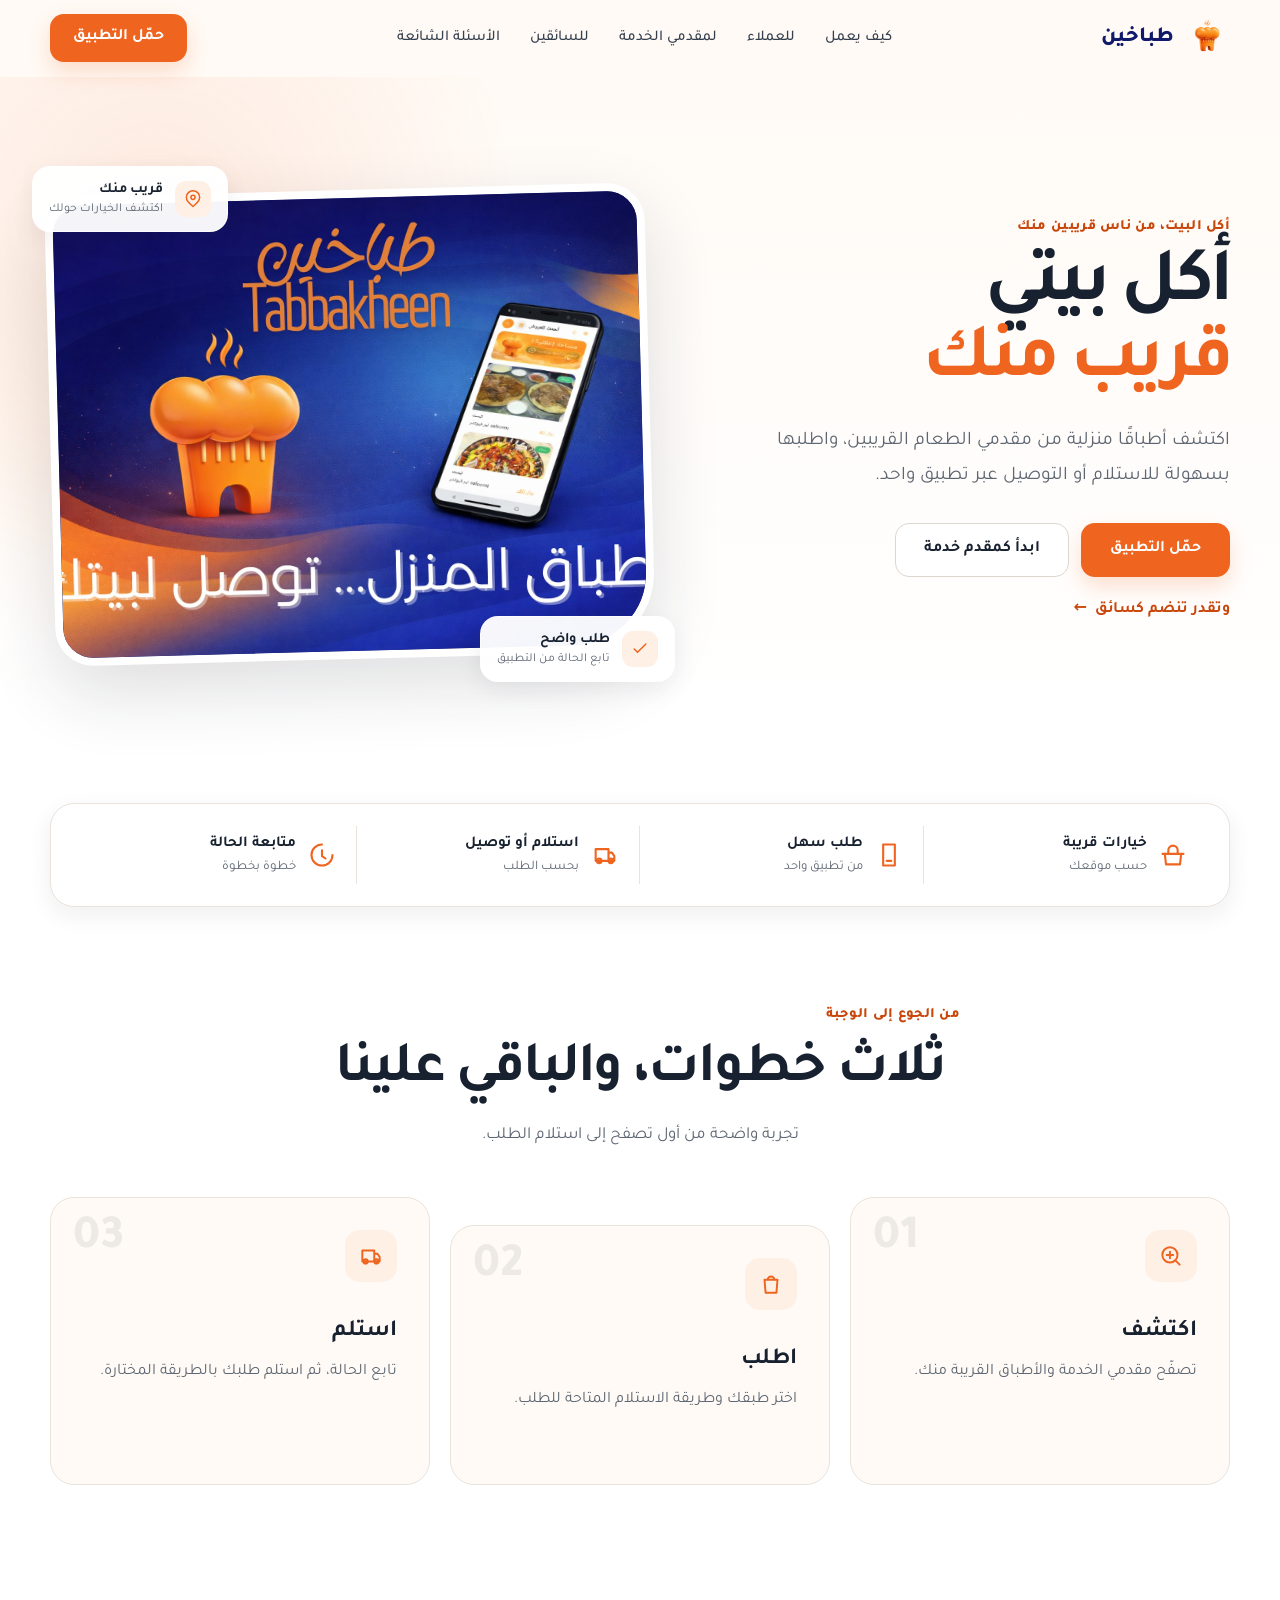
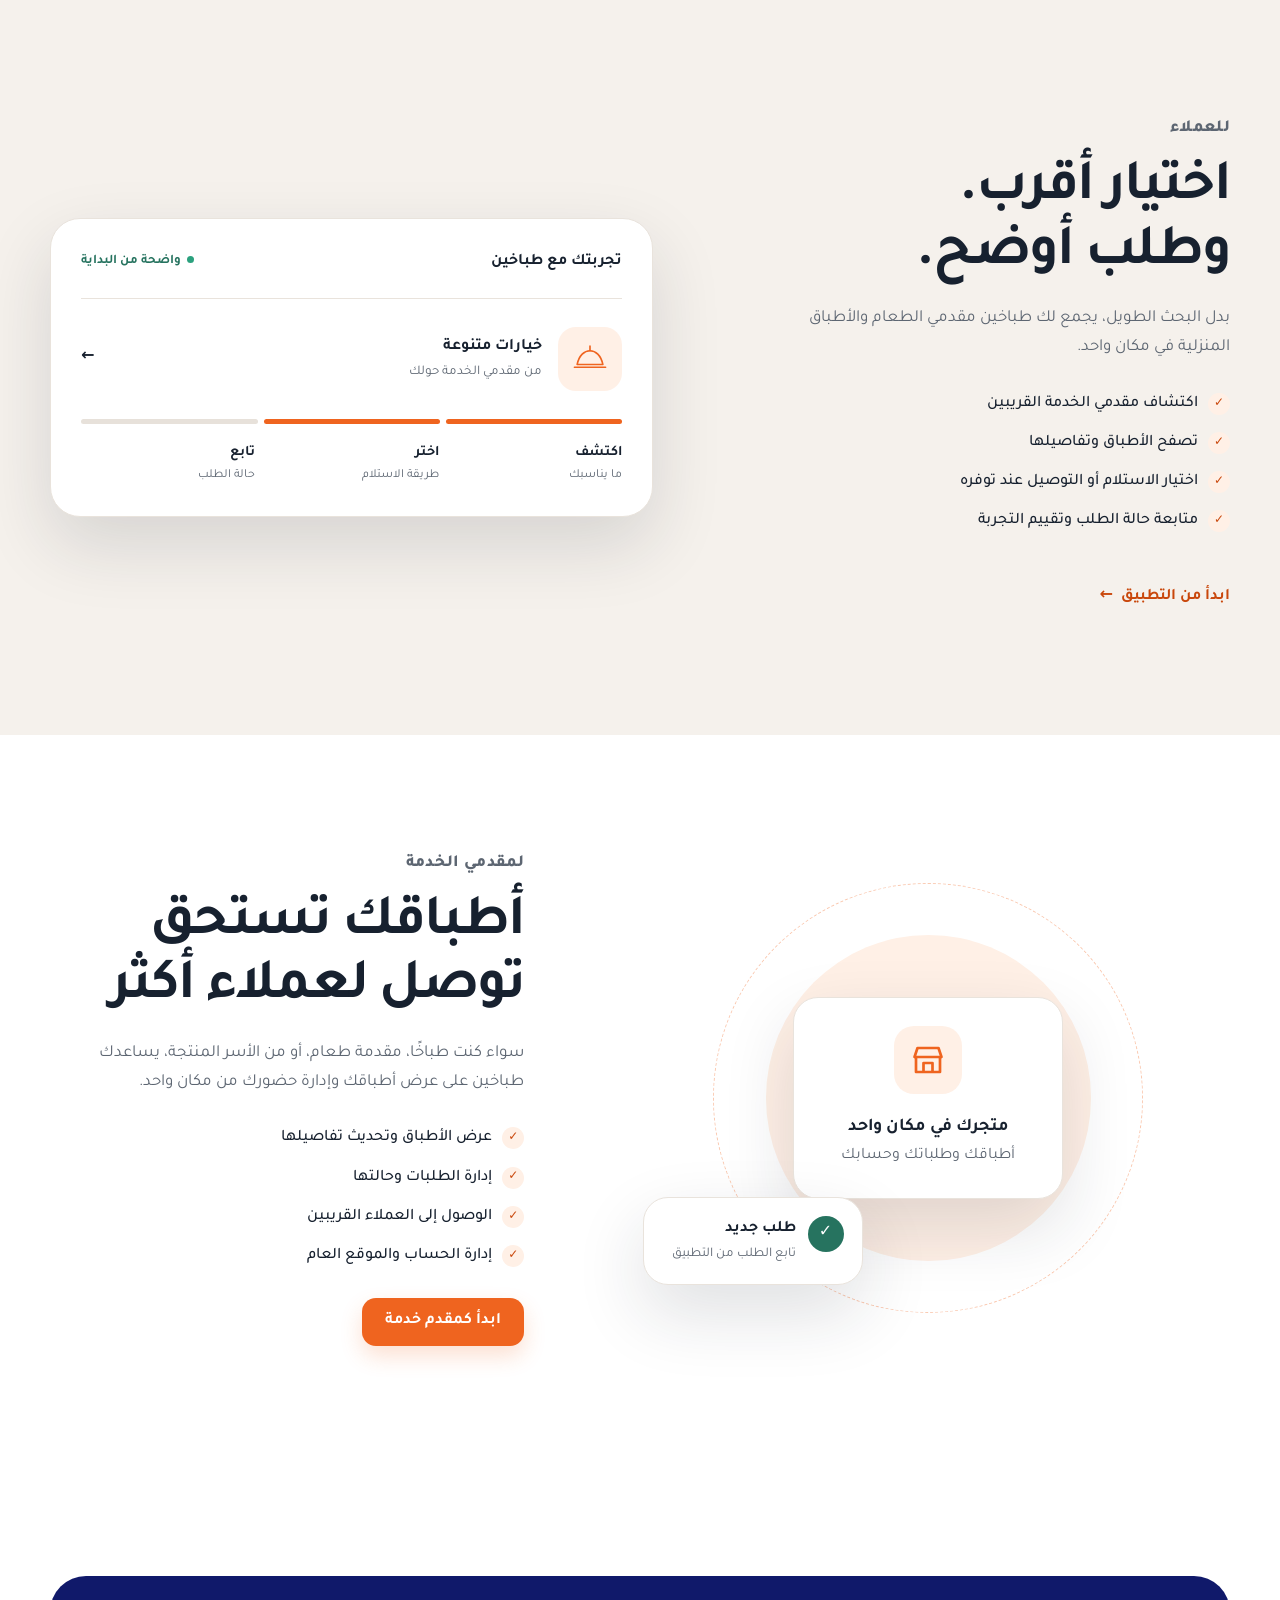
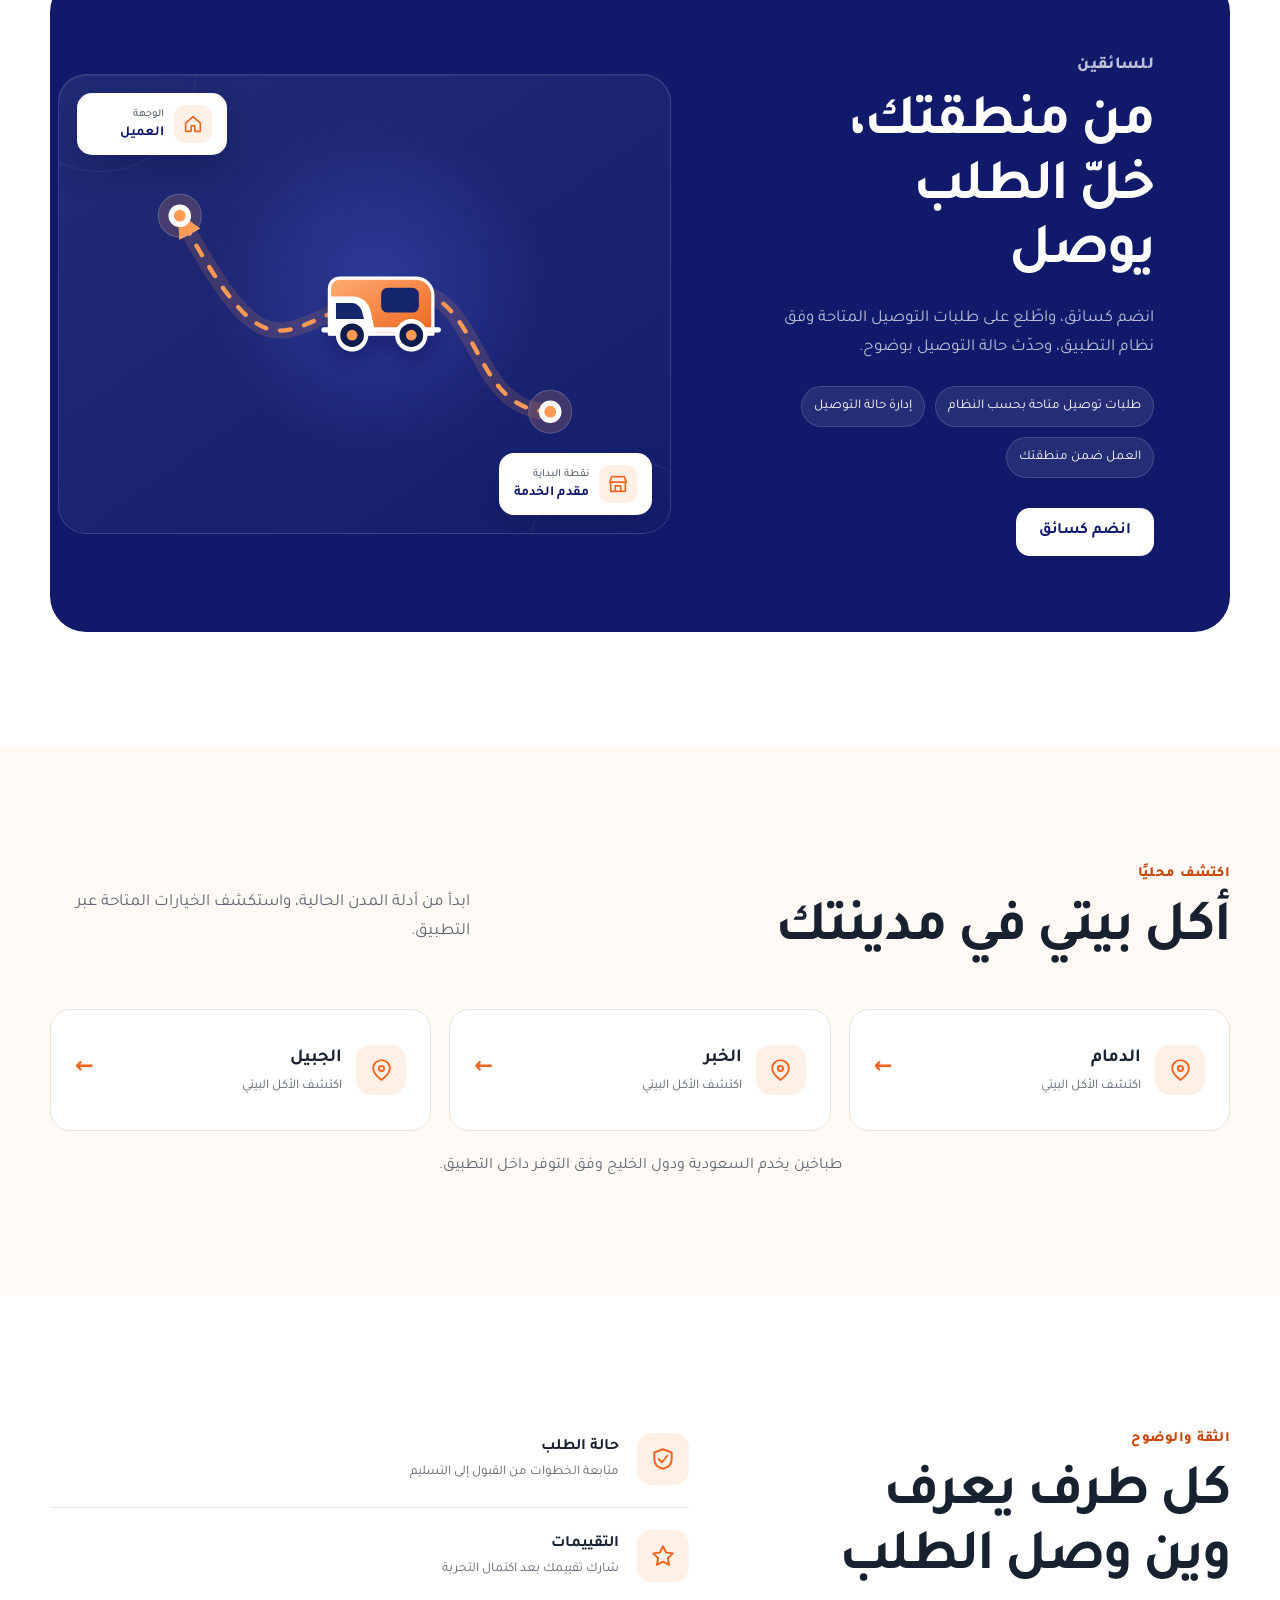
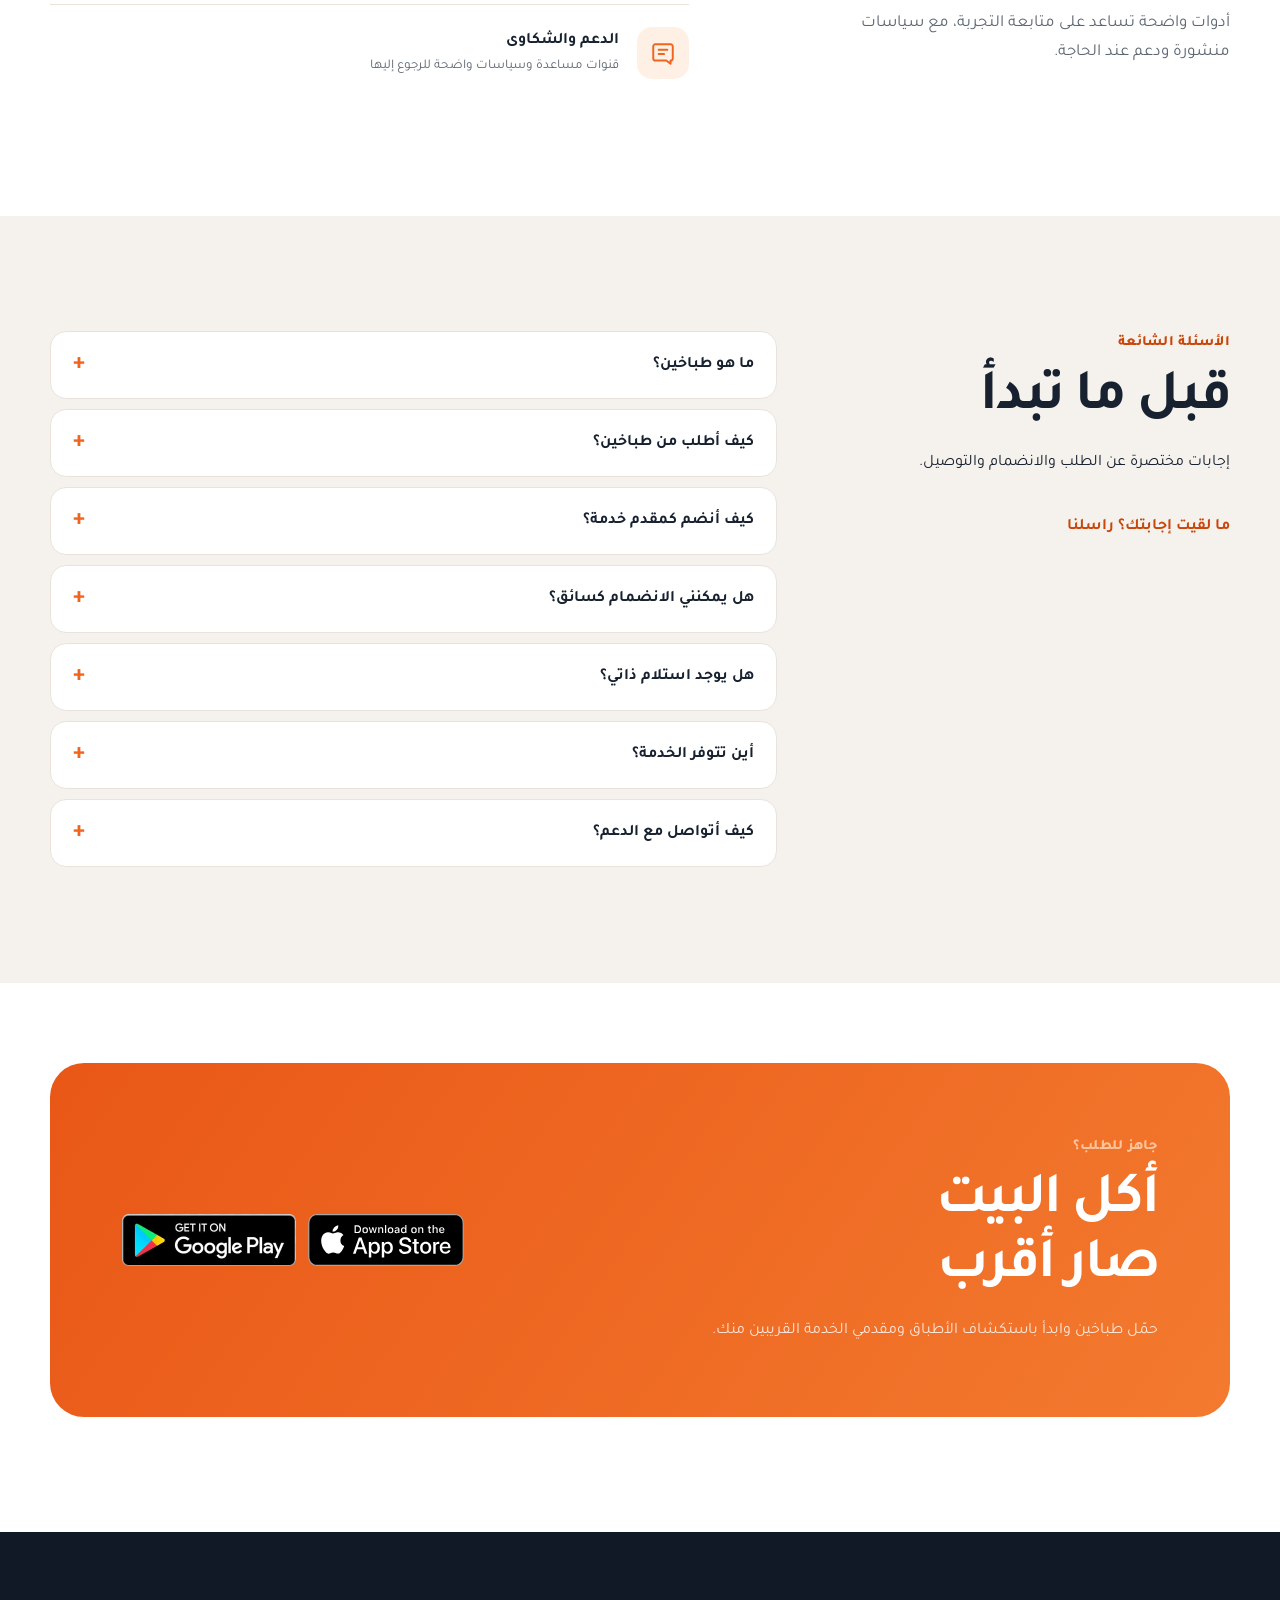
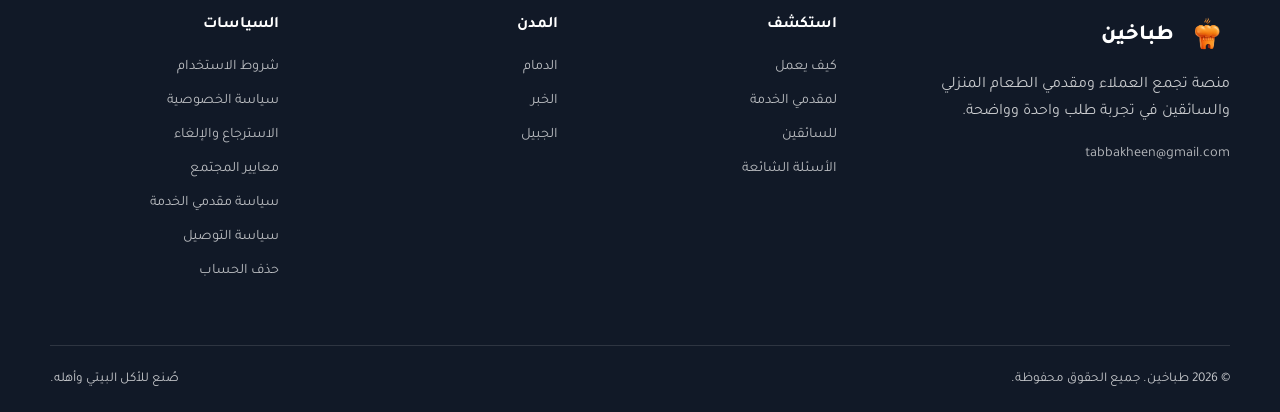
<file: index.html>
<!DOCTYPE html>
<html lang="ar" dir="rtl">
<head>
  <meta charset="UTF-8">
  <meta name="viewport" content="width=device-width, initial-scale=1">
  <script>document.documentElement.classList.add('js')</script>
  <title>طباخين | أكل بيتي قريب منك</title>
  <meta name="description" content="اكتشف أكلًا بيتيًا من مقدمي الطعام القريبين عبر طباخين، واطلب بسهولة مع خيار الاستلام أو التوصيل ومتابعة حالة الطلب.">
  <meta name="robots" content="index, follow">
  <meta name="theme-color" content="#f26a21">
  <link rel="canonical" href="https://tabbakheen.com/">
  <meta property="og:type" content="website"><meta property="og:site_name" content="طباخين">
  <meta property="og:title" content="طباخين | أكل بيتي قريب منك">
  <meta property="og:description" content="اكتشف أكلًا بيتيًا من مقدمي الطعام القريبين، واطلبه للاستلام أو التوصيل عبر تطبيق طباخين.">
  <meta property="og:url" content="https://tabbakheen.com/"><meta property="og:image" content="https://tabbakheen.com/og-image.png">
  <meta property="og:image:width" content="1200"><meta property="og:image:height" content="630">
  <meta property="og:image:alt" content="طباخين: أكل بيتي قريب منك"><meta property="og:locale" content="ar_SA">
  <meta name="twitter:card" content="summary_large_image"><meta name="twitter:title" content="طباخين | أكل بيتي قريب منك">
  <meta name="twitter:description" content="اكتشف أكلًا بيتيًا من مقدمي الطعام القريبين، واطلبه للاستلام أو التوصيل عبر تطبيق طباخين.">
  <meta name="twitter:image" content="https://tabbakheen.com/og-image.png">
  <link rel="preconnect" href="https://fonts.googleapis.com"><link rel="preconnect" href="https://fonts.gstatic.com" crossorigin>
  <link href="https://fonts.googleapis.com/css2?family=Tajawal:wght@400;500;700;800&display=swap" rel="stylesheet">
  <link rel="icon" type="image/png" href="/assets/logo.png"><link rel="preload" as="image" href="/assets/banner-hero.jpg" type="image/jpeg">
  <link rel="stylesheet" href="/styles-20261001-driver.css">
  <script type="application/ld+json">
  {"@context":"https://schema.org","@graph":[
    {"@type":"Organization","@id":"https://tabbakheen.com/#organization","name":"طباخين","alternateName":"Tabbakheen","url":"https://tabbakheen.com/","logo":"https://tabbakheen.com/assets/logo.png","description":"منصة تربط العملاء بمقدمي الطعام المنزلي والسائقين في السعودية ودول الخليج.","email":"tabbakheen@gmail.com","areaServed":"السعودية ودول الخليج"},
    {"@type":"WebSite","@id":"https://tabbakheen.com/#website","url":"https://tabbakheen.com/","name":"طباخين","inLanguage":"ar-SA","publisher":{"@id":"https://tabbakheen.com/#organization"}},
    {"@type":"MobileApplication","name":"طباخين","applicationCategory":"FoodAndDrinkApplication","operatingSystem":"Android, iOS","url":"https://tabbakheen.com/","downloadUrl":["https://apps.apple.com/app/tabbakheen/id6777899848","https://play.google.com/store/apps/details?id=com.tabbakheen.app"],"publisher":{"@id":"https://tabbakheen.com/#organization"}}
  ]}
  </script>
  <script type="application/ld+json">
  {"@context":"https://schema.org","@type":"FAQPage","mainEntity":[
    {"@type":"Question","name":"ما هو طباخين؟","acceptedAnswer":{"@type":"Answer","text":"طباخين منصة تجمع العملاء ومقدمي الطعام المنزلي والسائقين، لتسهّل اكتشاف الأطباق القريبة وطلبها ومتابعة حالتها."}},
    {"@type":"Question","name":"كيف أطلب من طباخين؟","acceptedAnswer":{"@type":"Answer","text":"حمّل التطبيق، تصفّح مقدمي الخدمة والأطباق القريبة، ثم اختر ما يناسبك وأكمل الطلب."}},
    {"@type":"Question","name":"هل يوجد استلام ذاتي؟","acceptedAnswer":{"@type":"Answer","text":"يمكن أن يتوفر الاستلام من مقدم الخدمة أو التوصيل بحسب خيارات الطلب الظاهرة داخل التطبيق."}},
    {"@type":"Question","name":"كيف أتواصل مع الدعم؟","acceptedAnswer":{"@type":"Answer","text":"يمكن التواصل عبر البريد الإلكتروني tabbakheen@gmail.com، مع الرجوع إلى السياسات المنشورة عند الحاجة."}}
  ]}
  </script>
</head>
<body>
<a class="skip-link" href="#main-content">تجاوز إلى المحتوى</a>
<header class="site-header" data-header><div class="container header-content">
  <a href="/" class="nav-brand" aria-label="طباخين، الصفحة الرئيسية"><img src="/assets/logo.png" width="1080" height="1077" alt="" class="nav-logo-img"><span class="nav-brand-text">طباخين</span></a>
  <button class="menu-toggle" type="button" aria-expanded="false" aria-controls="main-navigation" aria-label="فتح قائمة التنقل"><span></span><span></span><span></span></button>
  <nav id="main-navigation" class="main-nav" aria-label="التنقل الرئيسي"><a href="#how-it-works">كيف يعمل</a><a href="#customers">للعملاء</a><a href="#providers">لمقدمي الخدمة</a><a href="#drivers">للسائقين</a><a href="#faq">الأسئلة الشائعة</a></nav>
  <a class="btn btn-primary header-cta" href="#download">حمّل التطبيق</a>
</div></header>

<main id="main-content">
  <section id="hero" class="hero-section"><div class="hero-glow" aria-hidden="true"></div><div class="container hero-content">
    <div class="hero-text reveal"><p class="eyebrow">أكل البيت، من ناس قريبين منك</p><h1>أكل بيتي<br><em>قريب منك</em></h1><p class="hero-summary">اكتشف أطباقًا منزلية من مقدمي الطعام القريبين، واطلبها بسهولة للاستلام أو التوصيل عبر تطبيق واحد.</p><div class="hero-actions"><a class="btn btn-primary btn-large" href="#download">حمّل التطبيق</a><a class="btn btn-secondary btn-large" href="#providers">ابدأ كمقدم خدمة</a></div><a class="driver-link" href="#drivers">وتقدر تنضم كسائق <span aria-hidden="true">←</span></a></div>
    <div class="hero-visual reveal" aria-label="واجهة تطبيق طباخين"><div class="visual-card visual-card-top" aria-hidden="true"><svg aria-hidden="true" focusable="false" viewBox="0 0 24 24"><path d="M20 10c0 5-8 11-8 11S4 15 4 10a8 8 0 1 1 16 0Z"/><circle cx="12" cy="10" r="2.5"/></svg><span><strong>قريب منك</strong>اكتشف الخيارات حولك</span></div><picture class="hero-picture"><img src="/assets/banner-hero.jpg" width="1600" height="1067" alt="تطبيق طباخين يعرض أطباقًا منزلية وطلبات الطعام" class="hero-image" fetchpriority="high"></picture><div class="visual-card visual-card-bottom" aria-hidden="true"><svg aria-hidden="true" focusable="false" viewBox="0 0 24 24"><path d="m5 12 4 4L19 6"/></svg><span><strong>طلب واضح</strong>تابع الحالة من التطبيق</span></div></div>
  </div><div class="container quick-benefits" aria-label="مزايا طباخين">
    <div><svg aria-hidden="true" focusable="false" viewBox="0 0 24 24"><path d="M3 11h18M5 11l1 9h12l1-9M8 11V8a4 4 0 0 1 8 0v3"/></svg><span><strong>خيارات قريبة</strong>حسب موقعك</span></div>
    <div><svg aria-hidden="true" focusable="false" viewBox="0 0 24 24"><path d="M7 3h10v18H7zM10 17h4"/></svg><span><strong>طلب سهل</strong>من تطبيق واحد</span></div>
    <div><svg aria-hidden="true" focusable="false" viewBox="0 0 24 24"><path d="M4 7h11v10H4zM15 10h3l2 3v4h-5M7 19a2 2 0 1 0 0-4 2 2 0 0 0 0 4Zm10 0a2 2 0 1 0 0-4 2 2 0 0 0 0 4Z"/></svg><span><strong>استلام أو توصيل</strong>بحسب الطلب</span></div>
    <div><svg aria-hidden="true" focusable="false" viewBox="0 0 24 24"><path d="M12 8v5l3 2M21 12a9 9 0 1 1-9-9"/></svg><span><strong>متابعة الحالة</strong>خطوة بخطوة</span></div>
  </div></section>

  <section id="how-it-works" class="section section-how"><div class="container"><div class="section-heading reveal"><p class="eyebrow">من الجوع إلى الوجبة</p><h2>ثلاث خطوات، والباقي علينا</h2><p>تجربة واضحة من أول تصفح إلى استلام الطلب.</p></div><ol class="steps-grid">
    <li class="step-card reveal"><span class="step-number">01</span><span class="icon-box"><svg aria-hidden="true" focusable="false" viewBox="0 0 24 24"><circle cx="11" cy="11" r="7"/><path d="m20 20-4-4M11 8v6M8 11h6"/></svg></span><h3>اكتشف</h3><p>تصفّح مقدمي الخدمة والأطباق القريبة منك.</p></li>
    <li class="step-card reveal"><span class="step-number">02</span><span class="icon-box"><svg aria-hidden="true" focusable="false" viewBox="0 0 24 24"><path d="M6 8h12l-1 12H7L6 8ZM9 8a3 3 0 0 1 6 0"/></svg></span><h3>اطلب</h3><p>اختر طبقك وطريقة الاستلام المتاحة للطلب.</p></li>
    <li class="step-card reveal"><span class="step-number">03</span><span class="icon-box"><svg aria-hidden="true" focusable="false" viewBox="0 0 24 24"><path d="M4 7h11v10H4zM15 10h3l2 3v4h-5M7 19a2 2 0 1 0 0-4 2 2 0 0 0 0 4Zm10 0a2 2 0 1 0 0-4 2 2 0 0 0 0 4Z"/></svg></span><h3>استلم</h3><p>تابع الحالة، ثم استلم طلبك بالطريقة المختارة.</p></li>
  </ol></div></section>

  <section id="customers" class="section section-audience section-customer"><div class="container audience-grid"><div class="audience-copy reveal"><p class="eyebrow">للعملاء</p><h2>اختيار أقرب.<br>وطلب أوضح.</h2><p>بدل البحث الطويل، يجمع لك طباخين مقدمي الطعام والأطباق المنزلية في مكان واحد.</p><ul class="check-list"><li>اكتشاف مقدمي الخدمة القريبين</li><li>تصفح الأطباق وتفاصيلها</li><li>اختيار الاستلام أو التوصيل عند توفره</li><li>متابعة حالة الطلب وتقييم التجربة</li></ul><a class="text-link" href="#download">ابدأ من التطبيق <span aria-hidden="true">←</span></a></div><div class="experience-panel reveal" aria-label="ملخص تجربة العميل"><div class="experience-top"><span>تجربتك مع طباخين</span><span class="status-dot">واضحة من البداية</span></div><div class="dish-row"><span class="dish-thumb" aria-hidden="true"><svg aria-hidden="true" focusable="false" viewBox="0 0 48 48"><path d="M10 30c2-10 8-15 14-15s12 5 14 15H10Z"/><path d="M7 33h34M24 10v5"/></svg></span><span><strong>خيارات متنوعة</strong><small>من مقدمي الخدمة حولك</small></span><b aria-hidden="true">←</b></div><div class="progress-line" aria-hidden="true"><i></i><i></i><i></i></div><div class="experience-stats"><span><strong>اكتشف</strong>ما يناسبك</span><span><strong>اختر</strong>طريقة الاستلام</span><span><strong>تابع</strong>حالة الطلب</span></div></div></div></section>

  <section id="providers" class="section section-audience section-provider"><div class="container audience-grid audience-grid-reverse"><div class="provider-visual reveal" aria-hidden="true"><div class="provider-orbit"></div><div class="provider-card provider-main"><svg aria-hidden="true" focusable="false" viewBox="0 0 24 24"><path d="M4 10h16v10H4zM3 10l2-6h14l2 6M9 20v-6h6v6"/></svg><strong>متجرك في مكان واحد</strong><span>أطباقك وطلباتك وحسابك</span></div><div class="provider-card provider-small"><span class="mini-check">✓</span><strong>طلب جديد</strong><small>تابع الطلب من التطبيق</small></div></div><div class="audience-copy reveal"><p class="eyebrow">لمقدمي الخدمة</p><h2>أطباقك تستحق<br>توصل لعملاء أكثر</h2><p>سواء كنت طباخًا، مقدمة طعام، أو من الأسر المنتجة، يساعدك طباخين على عرض أطباقك وإدارة حضورك من مكان واحد.</p><ul class="check-list"><li>عرض الأطباق وتحديث تفاصيلها</li><li>إدارة الطلبات وحالتها</li><li>الوصول إلى العملاء القريبين</li><li>إدارة الحساب والموقع العام</li></ul><a class="btn btn-primary" href="#download">ابدأ كمقدم خدمة</a></div></div></section>

  <section id="drivers" class="section section-driver"><div class="container driver-card reveal"><div class="driver-copy"><p class="eyebrow eyebrow-light">للسائقين</p><h2>من منطقتك،<br>خلّ الطلب يوصل</h2><p>انضم كسائق، واطّلع على طلبات التوصيل المتاحة وفق نظام التطبيق، وحدّث حالة التوصيل بوضوح.</p><ul class="driver-points"><li>طلبات توصيل متاحة بحسب النظام</li><li>إدارة حالة التوصيل</li><li>العمل ضمن منطقتك</li></ul><a class="btn btn-light" href="#download">انضم كسائق</a></div><div class="route-visual" aria-hidden="true"><svg class="delivery-route" aria-hidden="true" focusable="false" viewBox="0 0 520 340"><defs><linearGradient id="van-body" x1="0" y1="0" x2="1" y2="1"><stop offset="0" stop-color="#ffad73"/><stop offset="1" stop-color="#ef641f"/></linearGradient><filter id="van-shadow" x="-30%" y="-40%" width="160%" height="200%"><feDropShadow dx="0" dy="10" stdDeviation="9" flood-color="#071040" flood-opacity=".3"/></filter><marker id="route-arrow" viewBox="0 0 10 10" refX="8" refY="5" markerWidth="7" markerHeight="7" orient="auto-start-reverse"><path d="M1 1 9 5 1 9Z" fill="#ff9a55" stroke="none"/></marker></defs><path class="route-glow" d="M432 270C350 270 372 135 276 161S175 249 88 88"/><path class="route-path" marker-end="url(#route-arrow)" d="M432 270C350 270 372 135 276 161S175 249 88 88"/><g class="route-point route-point-start"><circle cx="432" cy="270" r="20"/><circle cx="432" cy="270" r="8"/></g><g class="route-point route-point-end"><circle cx="88" cy="88" r="20"/><circle cx="88" cy="88" r="8"/></g><g class="delivery-van" filter="url(#van-shadow)" transform="translate(219 129)"><path class="van-body" d="M18 17h70c9 0 16 7 16 16v36H8V27c0-6 4-10 10-10Z"/><path class="van-cab" d="M8 35h22c7 0 13 5 15 12l5 22H8V35Z"/><path class="van-window" d="M14 40h15c4 0 7 3 9 7l2 8H14V40Z"/><rect class="van-window" x="56" y="26" width="35" height="23" rx="6"/><path class="van-mark" d="M69 31v13M63 37h13"/><path class="van-bumper" d="M3 65h106"/><circle class="van-wheel-outer" cx="29" cy="70" r="13"/><circle class="van-wheel-inner" cx="29" cy="70" r="5"/><circle class="van-wheel-outer" cx="84" cy="70" r="13"/><circle class="van-wheel-inner" cx="84" cy="70" r="5"/></g></svg><div class="route-stop route-provider"><span class="route-stop-icon"><svg aria-hidden="true" focusable="false" viewBox="0 0 24 24"><path d="M4 10h16v10H4zM3 10l2-6h14l2 6M9 20v-6h6v6"/></svg></span><span><small>نقطة البداية</small><strong>مقدم الخدمة</strong></span></div><div class="route-stop route-customer"><span class="route-stop-icon"><svg aria-hidden="true" focusable="false" viewBox="0 0 24 24"><path d="M4 11 12 4l8 7v9h-6v-6h-4v6H4v-9Z"/></svg></span><span><small>الوجهة</small><strong>العميل</strong></span></div></div></div></section>

  <section id="cities" class="section section-cities"><div class="container"><div class="section-heading section-heading-row reveal"><div><p class="eyebrow">اكتشف محليًا</p><h2>أكل بيتي في مدينتك</h2></div><p>ابدأ من أدلة المدن الحالية، واستكشف الخيارات المتاحة عبر التطبيق.</p></div><div class="city-grid">
    <a class="city-card reveal" href="/dammam/"><span class="city-pin"><svg aria-hidden="true" focusable="false" viewBox="0 0 24 24"><path d="M20 10c0 5-8 11-8 11S4 15 4 10a8 8 0 1 1 16 0Z"/><circle cx="12" cy="10" r="2.5"/></svg></span><span><strong>الدمام</strong><small>اكتشف الأكل البيتي</small></span><b aria-hidden="true">←</b></a>
    <a class="city-card reveal" href="/khobar/"><span class="city-pin"><svg aria-hidden="true" focusable="false" viewBox="0 0 24 24"><path d="M20 10c0 5-8 11-8 11S4 15 4 10a8 8 0 1 1 16 0Z"/><circle cx="12" cy="10" r="2.5"/></svg></span><span><strong>الخبر</strong><small>اكتشف الأكل البيتي</small></span><b aria-hidden="true">←</b></a>
    <a class="city-card reveal" href="/jubail/"><span class="city-pin"><svg aria-hidden="true" focusable="false" viewBox="0 0 24 24"><path d="M20 10c0 5-8 11-8 11S4 15 4 10a8 8 0 1 1 16 0Z"/><circle cx="12" cy="10" r="2.5"/></svg></span><span><strong>الجبيل</strong><small>اكتشف الأكل البيتي</small></span><b aria-hidden="true">←</b></a>
  </div><p class="coverage-note">طباخين يخدم السعودية ودول الخليج وفق التوفر داخل التطبيق.</p></div></section>

  <section id="trust" class="section section-trust"><div class="container trust-grid"><div class="section-heading reveal"><p class="eyebrow">الثقة والوضوح</p><h2>كل طرف يعرف<br>وين وصل الطلب</h2><p>أدوات واضحة تساعد على متابعة التجربة، مع سياسات منشورة ودعم عند الحاجة.</p></div><div class="trust-list reveal">
    <div><span class="icon-box"><svg aria-hidden="true" focusable="false" viewBox="0 0 24 24"><path d="M12 3 4 6v6c0 5 3.5 8 8 9 4.5-1 8-4 8-9V6l-8-3Z"/><path d="m8 12 3 3 5-6"/></svg></span><span><strong>حالة الطلب</strong><small>متابعة الخطوات من القبول إلى التسليم</small></span></div>
    <div><span class="icon-box"><svg aria-hidden="true" focusable="false" viewBox="0 0 24 24"><path d="m12 3 2.8 5.7 6.2.9-4.5 4.4 1.1 6.2-5.6-3-5.6 3 1.1-6.2L3 9.6l6.2-.9L12 3Z"/></svg></span><span><strong>التقييمات</strong><small>شارك تقييمك بعد اكتمال التجربة</small></span></div>
    <div><span class="icon-box"><svg aria-hidden="true" focusable="false" viewBox="0 0 24 24"><path d="M5 19h10l4 3v-3a2 2 0 0 0 2-2V6a2 2 0 0 0-2-2H5a2 2 0 0 0-2 2v11a2 2 0 0 0 2 2Z"/><path d="M8 9h8M8 13h5"/></svg></span><span><strong>الدعم والشكاوى</strong><small>قنوات مساعدة وسياسات واضحة للرجوع إليها</small></span></div>
  </div></div></section>

  <section id="faq" class="section section-faq"><div class="container faq-layout"><div class="section-heading reveal"><p class="eyebrow">الأسئلة الشائعة</p><h2>قبل ما تبدأ</h2><p>إجابات مختصرة عن الطلب والانضمام والتوصيل.</p><a class="support-link" href="mailto:tabbakheen@gmail.com">ما لقيت إجابتك؟ راسلنا</a></div><div class="faq-list reveal">
    <details><summary>ما هو طباخين؟ <span aria-hidden="true">+</span></summary><p>طباخين منصة تجمع العملاء ومقدمي الطعام المنزلي والسائقين، لتسهّل اكتشاف الأطباق القريبة وطلبها ومتابعة حالتها.</p></details>
    <details><summary>كيف أطلب من طباخين؟ <span aria-hidden="true">+</span></summary><p>حمّل التطبيق، تصفّح مقدمي الخدمة والأطباق القريبة، ثم اختر ما يناسبك وأكمل الطلب.</p></details>
    <details><summary>كيف أنضم كمقدم خدمة؟ <span aria-hidden="true">+</span></summary><p>حمّل التطبيق وأنشئ حساب مقدم خدمة، ثم أكمل بيانات الحساب المطلوبة لعرض أطباقك وإدارة طلباتك.</p></details>
    <details><summary>هل يمكنني الانضمام كسائق؟ <span aria-hidden="true">+</span></summary><p>نعم، يمكنك الانضمام كسائق من خلال التطبيق وإكمال البيانات المطلوبة، ثم التعامل مع طلبات التوصيل المتاحة وفق النظام.</p></details>
    <details><summary>هل يوجد استلام ذاتي؟ <span aria-hidden="true">+</span></summary><p>يمكن أن يتوفر الاستلام من مقدم الخدمة أو التوصيل بحسب خيارات الطلب الظاهرة داخل التطبيق.</p></details>
    <details><summary>أين تتوفر الخدمة؟ <span aria-hidden="true">+</span></summary><p>تخدم المنصة السعودية ودول الخليج وفق التوفر داخل التطبيق. ويمكنك استكشاف أدلة الدمام والخبر والجبيل من هذه الصفحة.</p></details>
    <details><summary>كيف أتواصل مع الدعم؟ <span aria-hidden="true">+</span></summary><p>راسلنا على <a href="mailto:tabbakheen@gmail.com">tabbakheen@gmail.com</a>، ويمكنك الرجوع إلى صفحات السياسات للمعلومات التفصيلية.</p></details>
  </div></div></section>

  <section id="download" class="section section-download"><div class="container download-card reveal"><div><p class="eyebrow eyebrow-light">جاهز للطلب؟</p><h2>أكل البيت<br>صار أقرب</h2><p>حمّل طباخين وابدأ باستكشاف الأطباق ومقدمي الخدمة القريبين منك.</p></div><div class="store-badges"><a href="https://apps.apple.com/app/tabbakheen/id6777899848" target="_blank" rel="noopener noreferrer" class="store-badge" aria-label="حمّل طباخين من App Store"><img src="/assets/app-store-badge-ar.svg" width="792" height="234" alt="حمّل من App Store"></a><a href="https://play.google.com/store/apps/details?id=com.tabbakheen.app" target="_blank" rel="noopener noreferrer" class="store-badge" aria-label="حمّل طباخين من Google Play"><img src="/assets/google-play-badge-clean.png" width="348" height="104" alt="حمّل من Google Play"></a></div></div></section>
</main>

<footer class="site-footer"><div class="container footer-grid"><div class="footer-brand"><a href="/" class="nav-brand"><img src="/assets/logo.png" width="1080" height="1077" alt="" class="nav-logo-img"><span class="nav-brand-text">طباخين</span></a><p>منصة تجمع العملاء ومقدمي الطعام المنزلي والسائقين في تجربة طلب واحدة وواضحة.</p><a href="mailto:tabbakheen@gmail.com">tabbakheen@gmail.com</a></div><div><h2>استكشف</h2><a href="#how-it-works">كيف يعمل</a><a href="#providers">لمقدمي الخدمة</a><a href="#drivers">للسائقين</a><a href="#faq">الأسئلة الشائعة</a></div><div><h2>المدن</h2><a href="/dammam/">الدمام</a><a href="/khobar/">الخبر</a><a href="/jubail/">الجبيل</a></div><div><h2>السياسات</h2><a href="/terms/">شروط الاستخدام</a><a href="/privacy/">سياسة الخصوصية</a><a href="/refund-policy/">الاسترجاع والإلغاء</a><a href="/community-guidelines/">معايير المجتمع</a><a href="/provider-policy/">سياسة مقدمي الخدمة</a><a href="/legal/delivery-policy">سياسة التوصيل</a><a href="/legal/delete-account">حذف الحساب</a></div></div><div class="container footer-bottom"><p>© <span id="current-year">2026</span> طباخين. جميع الحقوق محفوظة.</p><p>صُنع للأكل البيتي وأهله.</p></div></footer>

<script>
(() => {
  const button=document.querySelector('.menu-toggle'),nav=document.querySelector('.main-nav'),header=document.querySelector('[data-header]');
  if(button&&nav){const close=()=>{button.setAttribute('aria-expanded','false');button.setAttribute('aria-label','فتح قائمة التنقل');nav.classList.remove('is-open');document.body.classList.remove('menu-open')};button.addEventListener('click',()=>{const open=button.getAttribute('aria-expanded')==='true';button.setAttribute('aria-expanded',String(!open));button.setAttribute('aria-label',open?'فتح قائمة التنقل':'إغلاق قائمة التنقل');nav.classList.toggle('is-open',!open);document.body.classList.toggle('menu-open',!open)});nav.querySelectorAll('a').forEach(a=>a.addEventListener('click',close));document.addEventListener('keydown',e=>{if(e.key==='Escape'){close();button.focus()}})}
  const setHeader=()=>header?.classList.toggle('is-scrolled',scrollY>12);setHeader();addEventListener('scroll',setHeader,{passive:true});
  const items=document.querySelectorAll('.reveal');if(matchMedia('(prefers-reduced-motion: reduce)').matches||!('IntersectionObserver'in window)){items.forEach(x=>x.classList.add('is-visible'))}else{const observer=new IntersectionObserver(entries=>entries.forEach(entry=>{if(entry.isIntersecting){entry.target.classList.add('is-visible');observer.unobserve(entry.target)}}),{threshold:.12,rootMargin:'0px 0px -30px'});items.forEach(x=>observer.observe(x));document.documentElement.classList.add('reveal-ready')}
  document.querySelectorAll('.faq-list details').forEach(detail=>detail.addEventListener('toggle',()=>{if(detail.open)document.querySelectorAll('.faq-list details[open]').forEach(other=>{if(other!==detail)other.removeAttribute('open')})}));
  const year=document.getElementById('current-year');if(year)year.textContent=new Date().getFullYear();
})();
</script>
<div class="sbc-verify-seal"
     data-token="VGoxNnVLUEg3RndjUnB4d29ESCtIQT09"
     data-position="bottom-left"></div>
<script src="https://eauthenticate.saudibusiness.gov.sa/EAuthSealApi/seal.js" async></script>
</body></html>
</file>
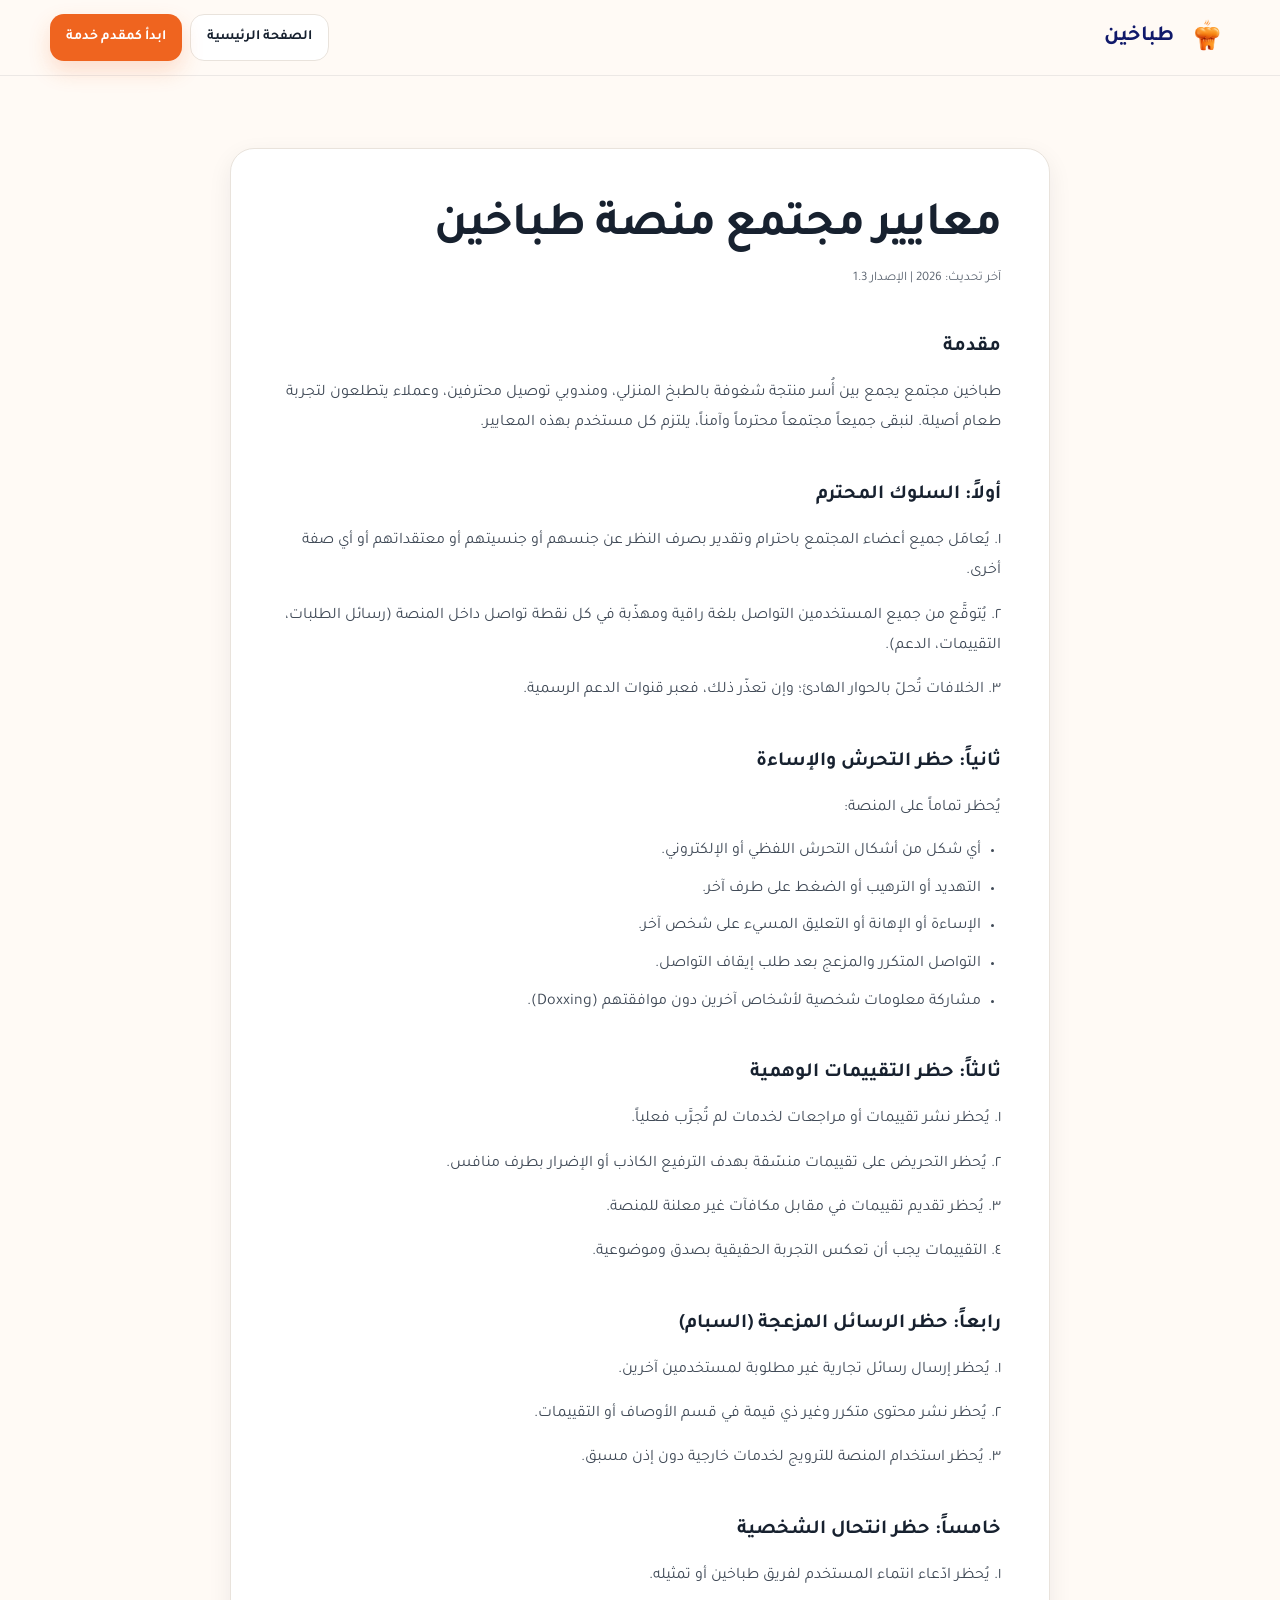
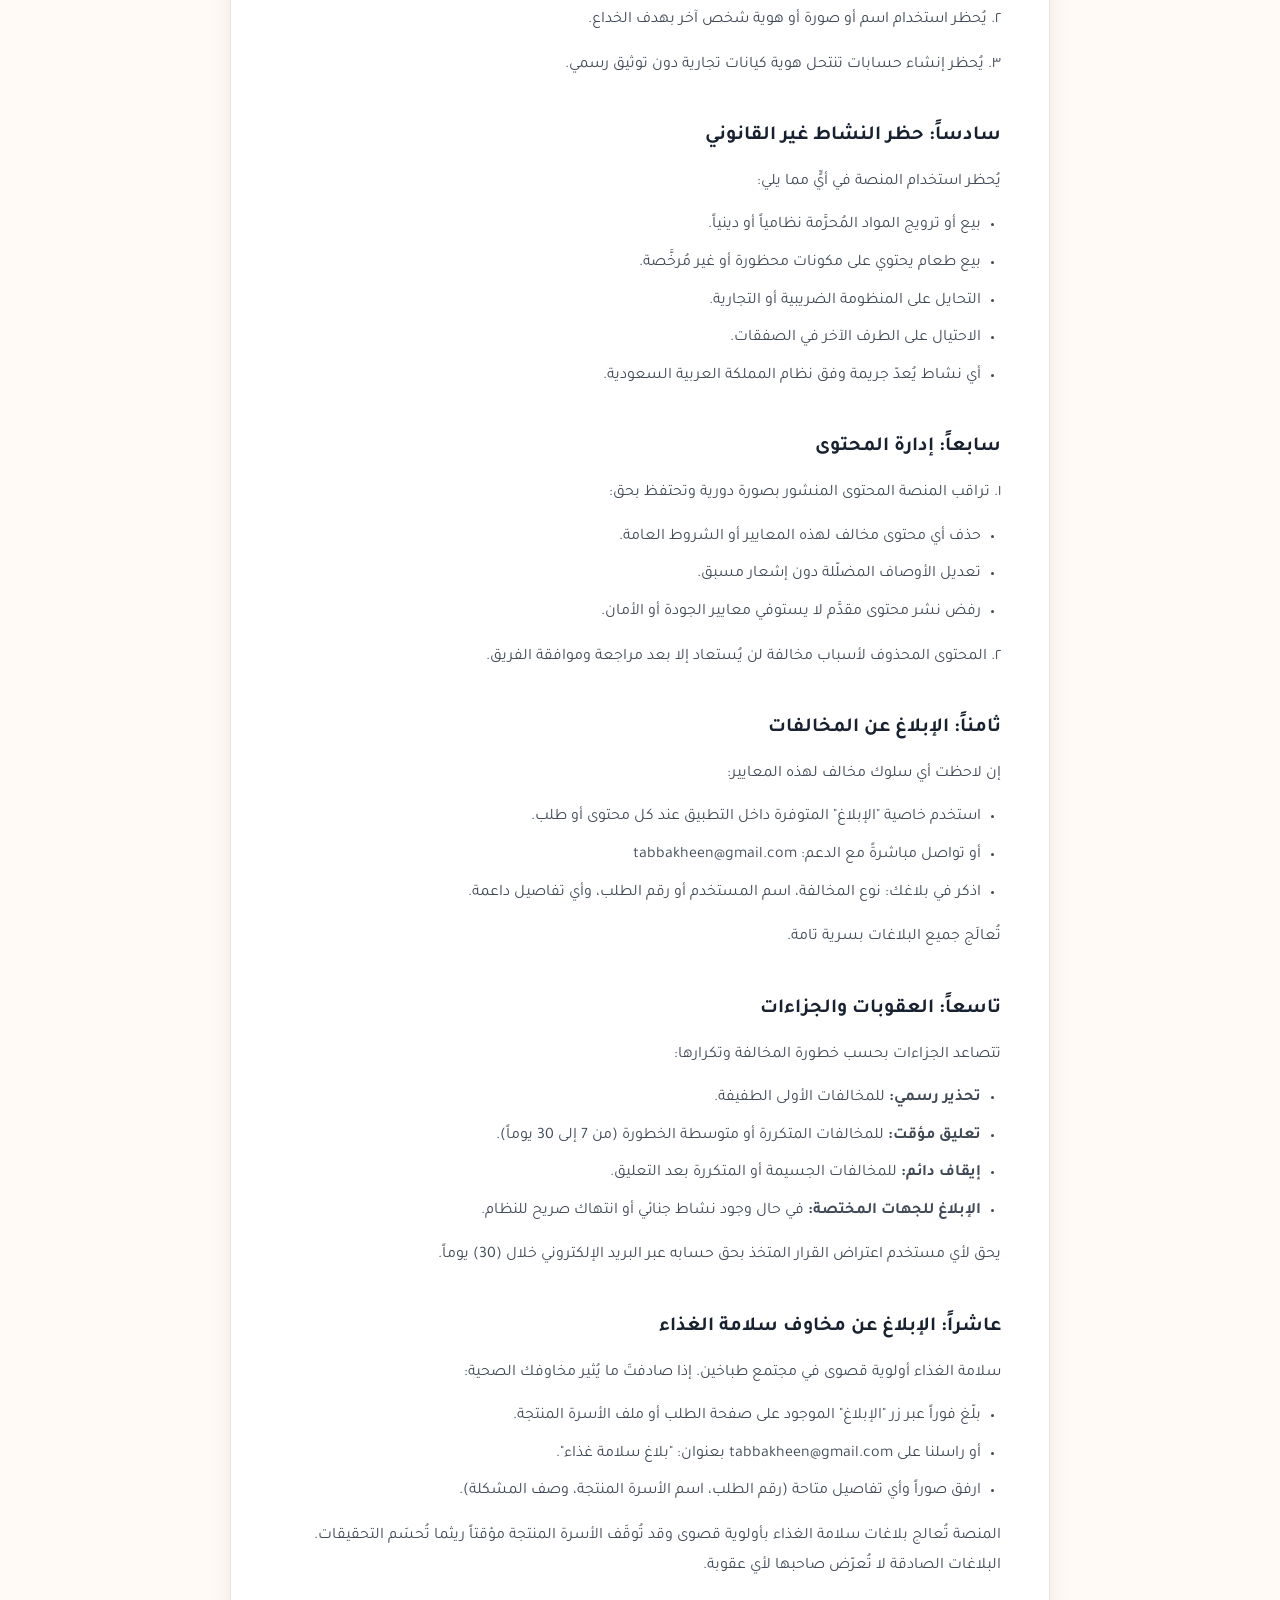
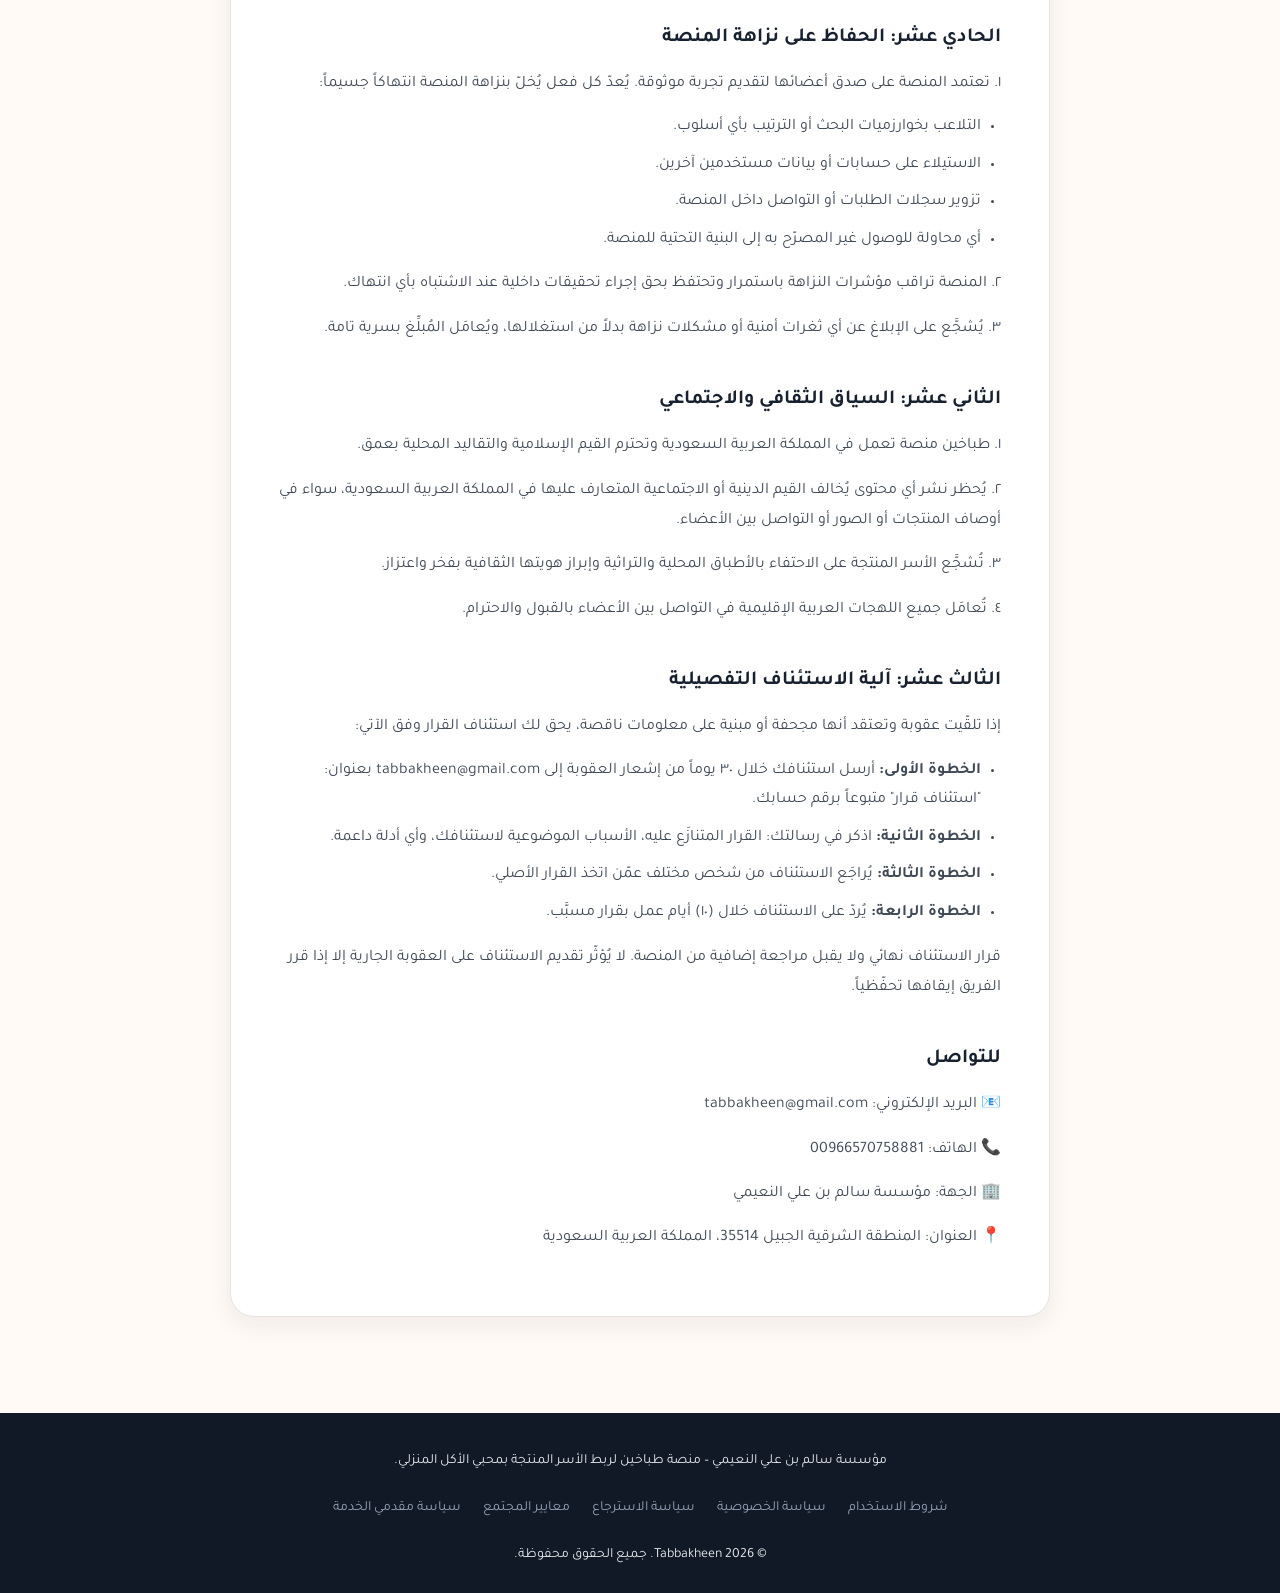
<file: community-guidelines/index.html>
<!DOCTYPE html>
<html lang="ar" dir="rtl">
<head>
  <meta charset="UTF-8">
  <meta name="viewport" content="width=device-width, initial-scale=1.0">
  <title>معايير المجتمع – طباخين</title>
  <meta name="description" content="معايير وقواعد مجتمع منصة طباخين. السلوك المقبول وآليات الإبلاغ والعقوبات.">
  <link rel="preconnect" href="https://fonts.googleapis.com">
  <link rel="preconnect" href="https://fonts.gstatic.com" crossorigin>
  <link href="https://fonts.googleapis.com/css2?family=Tajawal:wght@400;500;700&display=swap" rel="stylesheet">
  <link rel="icon" type="image/png" href="/assets/logo.png">
  <link rel="canonical" href="https://tabbakheen.com/community-guidelines/">
  <link rel="stylesheet" href="../legal/legal-20261001.css">
</head>
<body>
<header class="legal-header">
  <div class="legal-header-inner">
    <a href="/" class="legal-brand">
      <img src="/assets/logo.png" alt="شعار طباخين">
      <span>طباخين</span>
    </a>
    <nav class="legal-header-nav">
      <a href="/" class="btn-back">الصفحة الرئيسية</a>
      <a href="/#providers" class="btn-cta">ابدأ كمقدم خدمة</a>
    </nav>
  </div>
</header>
<div class="legal-container">
  <div class="legal-card">
    <h1>معايير مجتمع منصة طباخين</h1>
    <span class="legal-date">آخر تحديث: 2026 | الإصدار 1.3</span>

    <h2>مقدمة</h2>
    <p>طباخين مجتمع يجمع بين أُسر منتجة شغوفة بالطبخ المنزلي، ومندوبي توصيل محترفين، وعملاء يتطلعون لتجربة طعام أصيلة. لنبقى جميعاً مجتمعاً محترماً وآمناً، يلتزم كل مستخدم بهذه المعايير.</p>

    <h2>أولاً: السلوك المحترم</h2>
    <p>١. يُعامَل جميع أعضاء المجتمع باحترام وتقدير بصرف النظر عن جنسهم أو جنسيتهم أو معتقداتهم أو أي صفة أخرى.</p>
    <p>٢. يُتوقَّع من جميع المستخدمين التواصل بلغة راقية ومهذّبة في كل نقطة تواصل داخل المنصة (رسائل الطلبات، التقييمات، الدعم).</p>
    <p>٣. الخلافات تُحلّ بالحوار الهادئ؛ وإن تعذّر ذلك، فعبر قنوات الدعم الرسمية.</p>

    <h2>ثانياً: حظر التحرش والإساءة</h2>
    <p>يُحظر تماماً على المنصة:</p>
    <ul>
      <li>أي شكل من أشكال التحرش اللفظي أو الإلكتروني.</li>
      <li>التهديد أو الترهيب أو الضغط على طرف آخر.</li>
      <li>الإساءة أو الإهانة أو التعليق المسيء على شخص آخر.</li>
      <li>التواصل المتكرر والمزعج بعد طلب إيقاف التواصل.</li>
      <li>مشاركة معلومات شخصية لأشخاص آخرين دون موافقتهم (Doxxing).</li>
    </ul>

    <h2>ثالثاً: حظر التقييمات الوهمية</h2>
    <p>١. يُحظر نشر تقييمات أو مراجعات لخدمات لم تُجرَّب فعلياً.</p>
    <p>٢. يُحظر التحريض على تقييمات منسّقة بهدف الترفيع الكاذب أو الإضرار بطرف منافس.</p>
    <p>٣. يُحظر تقديم تقييمات في مقابل مكافآت غير معلنة للمنصة.</p>
    <p>٤. التقييمات يجب أن تعكس التجربة الحقيقية بصدق وموضوعية.</p>

    <h2>رابعاً: حظر الرسائل المزعجة (السبام)</h2>
    <p>١. يُحظر إرسال رسائل تجارية غير مطلوبة لمستخدمين آخرين.</p>
    <p>٢. يُحظر نشر محتوى متكرر وغير ذي قيمة في قسم الأوصاف أو التقييمات.</p>
    <p>٣. يُحظر استخدام المنصة للترويج لخدمات خارجية دون إذن مسبق.</p>

    <h2>خامساً: حظر انتحال الشخصية</h2>
    <p>١. يُحظر ادّعاء انتماء المستخدم لفريق طباخين أو تمثيله.</p>
    <p>٢. يُحظر استخدام اسم أو صورة أو هوية شخص آخر بهدف الخداع.</p>
    <p>٣. يُحظر إنشاء حسابات تنتحل هوية كيانات تجارية دون توثيق رسمي.</p>

    <h2>سادساً: حظر النشاط غير القانوني</h2>
    <p>يُحظر استخدام المنصة في أيٍّ مما يلي:</p>
    <ul>
      <li>بيع أو ترويج المواد المُحرَّمة نظامياً أو دينياً.</li>
      <li>بيع طعام يحتوي على مكونات محظورة أو غير مُرخَّصة.</li>
      <li>التحايل على المنظومة الضريبية أو التجارية.</li>
      <li>الاحتيال على الطرف الآخر في الصفقات.</li>
      <li>أي نشاط يُعدّ جريمة وفق نظام المملكة العربية السعودية.</li>
    </ul>

    <h2>سابعاً: إدارة المحتوى</h2>
    <p>١. تراقب المنصة المحتوى المنشور بصورة دورية وتحتفظ بحق:</p>
    <ul>
      <li>حذف أي محتوى مخالف لهذه المعايير أو الشروط العامة.</li>
      <li>تعديل الأوصاف المضلّلة دون إشعار مسبق.</li>
      <li>رفض نشر محتوى مقدَّم لا يستوفي معايير الجودة أو الأمان.</li>
    </ul>
    <p>٢. المحتوى المحذوف لأسباب مخالفة لن يُستعاد إلا بعد مراجعة وموافقة الفريق.</p>

    <h2>ثامناً: الإبلاغ عن المخالفات</h2>
    <p>إن لاحظت أي سلوك مخالف لهذه المعايير:</p>
    <ul>
      <li>استخدم خاصية "الإبلاغ" المتوفرة داخل التطبيق عند كل محتوى أو طلب.</li>
      <li>أو تواصل مباشرةً مع الدعم: <a href="mailto:tabbakheen@gmail.com">tabbakheen@gmail.com</a></li>
      <li>اذكر في بلاغك: نوع المخالفة، اسم المستخدم أو رقم الطلب، وأي تفاصيل داعمة.</li>
    </ul>
    <p>تُعالَج جميع البلاغات بسرية تامة.</p>

    <h2>تاسعاً: العقوبات والجزاءات</h2>
    <p>تتصاعد الجزاءات بحسب خطورة المخالفة وتكرارها:</p>
    <ul>
      <li><strong>تحذير رسمي:</strong> للمخالفات الأولى الطفيفة.</li>
      <li><strong>تعليق مؤقت:</strong> للمخالفات المتكررة أو متوسطة الخطورة (من 7 إلى 30 يوماً).</li>
      <li><strong>إيقاف دائم:</strong> للمخالفات الجسيمة أو المتكررة بعد التعليق.</li>
      <li><strong>الإبلاغ للجهات المختصة:</strong> في حال وجود نشاط جنائي أو انتهاك صريح للنظام.</li>
    </ul>
    <p>يحق لأي مستخدم اعتراض القرار المتخذ بحق حسابه عبر البريد الإلكتروني خلال (30) يوماً.</p>


    <h2>عاشراً: الإبلاغ عن مخاوف سلامة الغذاء</h2>
    <p>سلامة الغذاء أولوية قصوى في مجتمع طباخين. إذا صادفتَ ما يُثير مخاوفك الصحية:</p>
    <ul>
      <li>بلّغ فوراً عبر زر "الإبلاغ" الموجود على صفحة الطلب أو ملف الأسرة المنتجة.</li>
      <li>أو راسلنا على <a href="mailto:tabbakheen@gmail.com">tabbakheen@gmail.com</a> بعنوان: "بلاغ سلامة غذاء".</li>
      <li>ارفق صوراً وأي تفاصيل متاحة (رقم الطلب، اسم الأسرة المنتجة، وصف المشكلة).</li>
    </ul>
    <p>المنصة تُعالج بلاغات سلامة الغذاء بأولوية قصوى وقد تُوقَف الأسرة المنتجة مؤقتاً ريثما تُحسَم التحقيقات. البلاغات الصادقة لا تُعرّض صاحبها لأي عقوبة.</p>

    <h2>الحادي عشر: الحفاظ على نزاهة المنصة</h2>
    <p>١. تعتمد المنصة على صدق أعضائها لتقديم تجربة موثوقة. يُعدّ كل فعل يُخلّ بنزاهة المنصة انتهاكاً جسيماً:</p>
    <ul>
      <li>التلاعب بخوارزميات البحث أو الترتيب بأي أسلوب.</li>
      <li>الاستيلاء على حسابات أو بيانات مستخدمين آخرين.</li>
      <li>تزوير سجلات الطلبات أو التواصل داخل المنصة.</li>
      <li>أي محاولة للوصول غير المصرّح به إلى البنية التحتية للمنصة.</li>
    </ul>
    <p>٢. المنصة تراقب مؤشرات النزاهة باستمرار وتحتفظ بحق إجراء تحقيقات داخلية عند الاشتباه بأي انتهاك.</p>
    <p>٣. يُشجَّع على الإبلاغ عن أي ثغرات أمنية أو مشكلات نزاهة بدلاً من استغلالها، ويُعامَل المُبلِّغ بسرية تامة.</p>

    <h2>الثاني عشر: السياق الثقافي والاجتماعي</h2>
    <p>١. طباخين منصة تعمل في المملكة العربية السعودية وتحترم القيم الإسلامية والتقاليد المحلية بعمق.</p>
    <p>٢. يُحظر نشر أي محتوى يُخالف القيم الدينية أو الاجتماعية المتعارف عليها في المملكة العربية السعودية، سواء في أوصاف المنتجات أو الصور أو التواصل بين الأعضاء.</p>
    <p>٣. تُشجَّع الأسر المنتجة على الاحتفاء بالأطباق المحلية والتراثية وإبراز هويتها الثقافية بفخر واعتزاز.</p>
    <p>٤. تُعامَل جميع اللهجات العربية الإقليمية في التواصل بين الأعضاء بالقبول والاحترام.</p>

    <h2>الثالث عشر: آلية الاستئناف التفصيلية</h2>
    <p>إذا تلقّيت عقوبة وتعتقد أنها مجحفة أو مبنية على معلومات ناقصة، يحق لك استئناف القرار وفق الآتي:</p>
    <ul>
      <li><strong>الخطوة الأولى:</strong> أرسل استئنافك خلال ٣٠ يوماً من إشعار العقوبة إلى <a href="mailto:tabbakheen@gmail.com">tabbakheen@gmail.com</a> بعنوان: "استئناف قرار" متبوعاً برقم حسابك.</li>
      <li><strong>الخطوة الثانية:</strong> اذكر في رسالتك: القرار المتنازَع عليه، الأسباب الموضوعية لاستئنافك، وأي أدلة داعمة.</li>
      <li><strong>الخطوة الثالثة:</strong> يُراجَع الاستئناف من شخص مختلف عمّن اتخذ القرار الأصلي.</li>
      <li><strong>الخطوة الرابعة:</strong> يُردّ على الاستئناف خلال (١٠) أيام عمل بقرار مسبَّب.</li>
    </ul>
    <p>قرار الاستئناف نهائي ولا يقبل مراجعة إضافية من المنصة. لا يُؤثّر تقديم الاستئناف على العقوبة الجارية إلا إذا قرر الفريق إيقافها تحفّظياً.</p>

    <h2>للتواصل</h2>
    <p>📧 البريد الإلكتروني: <a href="mailto:tabbakheen@gmail.com">tabbakheen@gmail.com</a></p>
    <p>📞 الهاتف: <a href="tel:+966570758881">00966570758881</a></p>
    <p>🏢 الجهة: مؤسسة سالم بن علي النعيمي</p>
    <p>📍 العنوان: المنطقة الشرقية الجبيل 35514، المملكة العربية السعودية</p>
  </div>
</div>
<footer class="legal-footer">
  <div class="legal-footer-inner">
    <p>مؤسسة سالم بن علي النعيمي – منصة طباخين لربط الأسر المنتجة بمحبي الأكل المنزلي.</p>
    <div class="legal-footer-links">
      <a href="/terms/">شروط الاستخدام</a>
      <a href="/privacy/">سياسة الخصوصية</a>
      <a href="/refund-policy/">سياسة الاسترجاع</a>
      <a href="/community-guidelines/">معايير المجتمع</a>
      <a href="/provider-policy/">سياسة مقدمي الخدمة</a>
    </div>
    <p>© 2026 Tabbakheen. جميع الحقوق محفوظة.</p>
  </div>
</footer>
</body>
</html>
</file>
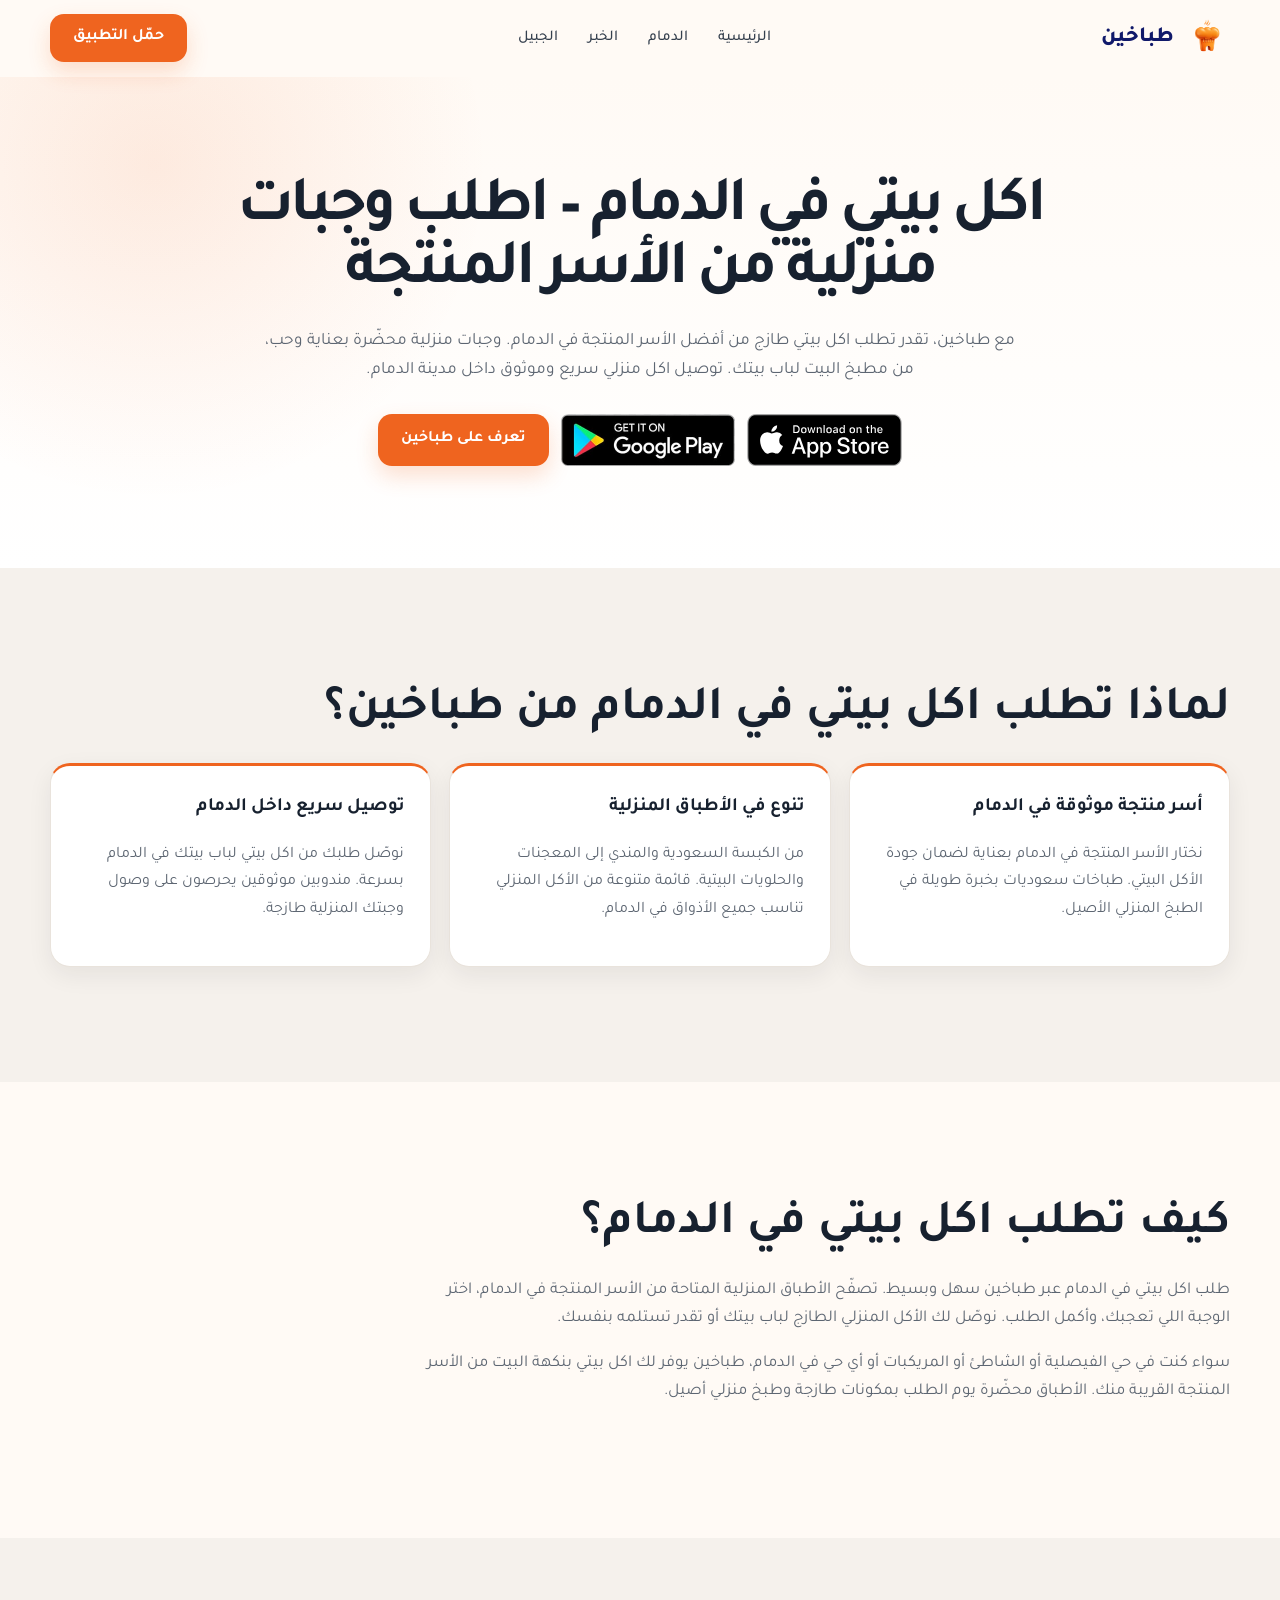
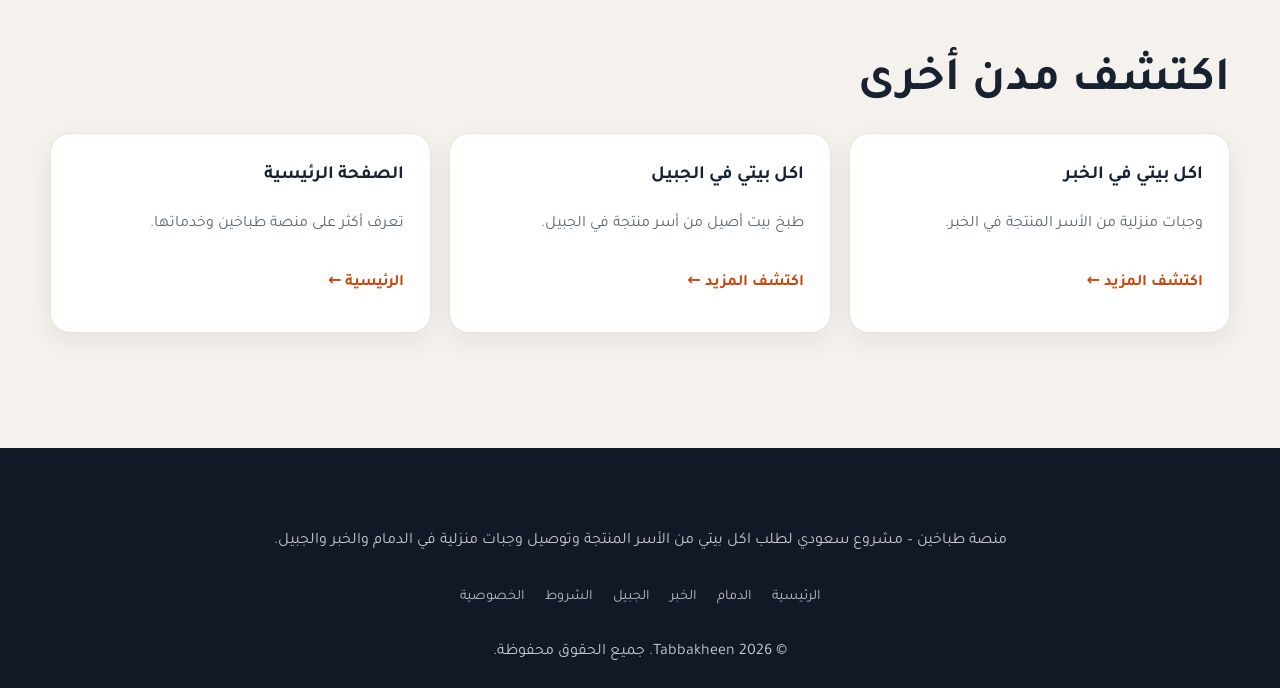
<file: dammam/index.html>
<!DOCTYPE html>
<html lang="ar" dir="rtl">
<head>
    <meta charset="UTF-8">
    <script>document.documentElement.classList.add('js')</script>
    <title>اكل بيتي في الدمام | طلب وجبات منزلية من الأسر المنتجة - طباخين</title>
    <meta name="description" content="اطلب اكل بيتي في الدمام من الأسر المنتجة عبر طباخين. توصيل وجبات منزلية طازجة، طبخ بيت أصيل بنكهة البيت مع توصيل سريع داخل الدمام.">
    <meta name="keywords" content="اكل بيتي الدمام, اكل منزلي الدمام, توصيل اكل منزلي الدمام, اسر منتجة الدمام, طبخ بيت الدمام, وجبات منزلية الدمام, طباخين الدمام">
    <meta name="viewport" content="width=device-width, initial-scale=1">
    <meta name="robots" content="index, follow">
    <link rel="canonical" href="https://tabbakheen.com/dammam/">
    <meta property="og:title" content="اكل بيتي في الدمام | طباخين - توصيل وجبات منزلية من الأسر المنتجة">
    <meta property="og:description" content="اطلب اكل بيتي في الدمام من الأسر المنتجة عبر طباخين. وجبات منزلية طازجة بنكهة البيت مع توصيل سريع.">
    <meta property="og:image" content="https://tabbakheen.com/assets/banner.png">
    <meta property="og:type" content="website">
    <meta property="og:url" content="https://tabbakheen.com/dammam/">
    <meta property="og:locale" content="ar_SA">
    <meta property="og:site_name" content="طباخين">
    <meta name="twitter:card" content="summary_large_image">
    <meta name="twitter:title" content="اكل بيتي في الدمام | طباخين">
    <meta name="twitter:description" content="اطلب اكل بيتي في الدمام من الأسر المنتجة. توصيل وجبات منزلية طازجة بنكهة البيت.">
    <meta name="twitter:image" content="https://tabbakheen.com/assets/banner.png">
    <link rel="preconnect" href="https://fonts.googleapis.com">
    <link rel="preconnect" href="https://fonts.gstatic.com" crossorigin>
    <link href="https://fonts.googleapis.com/css2?family=Tajawal:wght@400;500;700&display=swap" rel="stylesheet">
    <link rel="icon" type="image/png" sizes="32x32" href="/assets/logo.png">
    <link rel="stylesheet" href="/styles-20261001-driver.css">
    <script type="application/ld+json">
    {
      "@context": "https://schema.org",
      "@type": "LocalBusiness",
      "name": "طباخين - الدمام",
      "url": "https://tabbakheen.com/dammam/",
      "image": "https://tabbakheen.com/assets/logo.png",
      "description": "منصة لطلب اكل بيتي من الأسر المنتجة في الدمام مع توصيل سريع",
      "address": {
        "@type": "PostalAddress",
        "addressLocality": "الدمام",
        "addressRegion": "المنطقة الشرقية",
        "addressCountry": "SA"
      },
      "geo": {
        "@type": "GeoCoordinates",
        "latitude": "26.4207",
        "longitude": "50.0888"
      },
      "areaServed": "الدمام",
      "serviceType": "توصيل اكل بيتي"
    }
    </script>
</head>
<body>
<a class="skip-link" href="#main-content">تجاوز إلى المحتوى</a>
<header class="site-header">
    <div class="container header-content">
        <a href="/" class="nav-brand logo-area">
            <img src="/assets/logo.png" alt="شعار طباخين" class="nav-logo-img logo-image">
            <span class="nav-brand-text logo-text">طباخين</span>
        </a>
        <button class="menu-toggle" type="button" aria-expanded="false" aria-controls="main-navigation" aria-label="فتح قائمة التنقل"><span></span><span></span><span></span></button>
        <nav id="main-navigation" class="main-nav" aria-label="التنقل الرئيسي">
            <a href="/">الرئيسية</a>
            <a href="/dammam/">الدمام</a>
            <a href="/khobar/">الخبر</a>
            <a href="/jubail/">الجبيل</a>
        </nav>
        <a class="btn btn-primary header-cta" href="#download-app">حمّل التطبيق</a>
    </div>
</header>
<main id="main-content">
    <section class="hero-section city-hero">
        <div class="hero-overlay"></div>
        <div class="container hero-content">
            <div class="hero-text">
                <h1>اكل بيتي في الدمام – اطلب وجبات منزلية من الأسر المنتجة</h1>
                <p>مع طباخين، تقدر تطلب اكل بيتي طازج من أفضل الأسر المنتجة في الدمام. وجبات منزلية محضّرة بعناية وحب، من مطبخ البيت لباب بيتك. توصيل اكل منزلي سريع وموثوق داخل مدينة الدمام.</p>
                <div class="hero-actions">
                    <div id="download-app" class="store-badges" role="group" aria-label="روابط تحميل تطبيق طباخين">
                        <a href="https://apps.apple.com/app/tabbakheen/id6777899848" target="_blank" rel="noopener noreferrer" class="store-badge">
                            <img src="/assets/app-store-badge-ar.svg" alt="حمّل تطبيق طباخين من App Store">
                        </a>
                        <a href="https://play.google.com/store/apps/details?id=com.tabbakheen.app" target="_blank" rel="noopener noreferrer" class="store-badge">
                            <img src="/assets/google-play-badge-clean.png" alt="حمّل تطبيق طباخين من Google Play">
                        </a>
                    </div>
                    <a href="/" class="btn btn-primary">تعرف على طباخين</a>
                </div>
            </div>
        </div>
    </section>

    <section class="section section-alt">
        <div class="container">
            <h2 class="section-title">لماذا تطلب اكل بيتي في الدمام من طباخين؟</h2>
            <div class="cards-grid city-features-grid">
                <div class="card">
                    <h3>أسر منتجة موثوقة في الدمام</h3>
                    <p>نختار الأسر المنتجة في الدمام بعناية لضمان جودة الأكل البيتي. طباخات سعوديات بخبرة طويلة في الطبخ المنزلي الأصيل.</p>
                </div>
                <div class="card">
                    <h3>تنوع في الأطباق المنزلية</h3>
                    <p>من الكبسة السعودية والمندي إلى المعجنات والحلويات البيتية. قائمة متنوعة من الأكل المنزلي تناسب جميع الأذواق في الدمام.</p>
                </div>
                <div class="card">
                    <h3>توصيل سريع داخل الدمام</h3>
                    <p>نوصّل طلبك من اكل بيتي لباب بيتك في الدمام بسرعة. مندوبين موثوقين يحرصون على وصول وجبتك المنزلية طازجة.</p>
                </div>
            </div>
        </div>
    </section>

    <section class="section">
        <div class="container">
            <h2 class="section-title">كيف تطلب اكل بيتي في الدمام؟</h2>
            <div class="about-content">
                <p>طلب اكل بيتي في الدمام عبر طباخين سهل وبسيط. تصفّح الأطباق المنزلية المتاحة من الأسر المنتجة في الدمام، اختر الوجبة اللي تعجبك، وأكمل الطلب. نوصّل لك الأكل المنزلي الطازج لباب بيتك أو تقدر تستلمه بنفسك.</p>
                <p>سواء كنت في حي الفيصلية أو الشاطئ أو المريكبات أو أي حي في الدمام، طباخين يوفر لك اكل بيتي بنكهة البيت من الأسر المنتجة القريبة منك. الأطباق محضّرة يوم الطلب بمكونات طازجة وطبخ منزلي أصيل.</p>
            </div>
        </div>
    </section>

    <section class="section section-alt">
        <div class="container">
            <h2 class="section-title">اكتشف مدن أخرى</h2>
            <div class="cards-grid city-grid">
                <a class="card card-link city-card" href="/khobar/">
                    <h3>اكل بيتي في الخبر</h3>
                    <p>وجبات منزلية من الأسر المنتجة في الخبر.</p>
                    <span class="card-cta">اكتشف المزيد ←</span>
                </a>
                <a class="card card-link city-card" href="/jubail/">
                    <h3>اكل بيتي في الجبيل</h3>
                    <p>طبخ بيت أصيل من أسر منتجة في الجبيل.</p>
                    <span class="card-cta">اكتشف المزيد ←</span>
                </a>
                <a class="card card-link city-card" href="/">
                    <h3>الصفحة الرئيسية</h3>
                    <p>تعرف أكثر على منصة طباخين وخدماتها.</p>
                    <span class="card-cta">الرئيسية ←</span>
                </a>
            </div>
        </div>
    </section>
</main>
<footer class="site-footer">
    <div class="container footer-content">
        <p>منصة طباخين – مشروع سعودي لطلب اكل بيتي من الأسر المنتجة وتوصيل وجبات منزلية في الدمام والخبر والجبيل.</p>
        <div class="footer-links">
            <a href="/">الرئيسية</a>
            <a href="/dammam/">الدمام</a>
            <a href="/khobar/">الخبر</a>
            <a href="/jubail/">الجبيل</a>
            <a href="/legal/terms">الشروط</a>
            <a href="/legal/privacy">الخصوصية</a>
        </div>
        <p>© 2026 Tabbakheen. جميع الحقوق محفوظة.</p>
    </div>
</footer>
<script>const b=document.querySelector('.menu-toggle'),n=document.querySelector('.main-nav');if(b&&n){const c=()=>{b.setAttribute('aria-expanded','false');b.setAttribute('aria-label','فتح قائمة التنقل');n.classList.remove('is-open');document.body.classList.remove('menu-open')};b.addEventListener('click',()=>{const o=b.getAttribute('aria-expanded')==='true';b.setAttribute('aria-expanded',String(!o));b.setAttribute('aria-label',o?'فتح قائمة التنقل':'إغلاق قائمة التنقل');n.classList.toggle('is-open',!o);document.body.classList.toggle('menu-open',!o)});n.querySelectorAll('a').forEach(a=>a.addEventListener('click',c));document.addEventListener('keydown',e=>{if(e.key==='Escape'){c();b.focus()}})}</script>
</body>
</html>
</file>
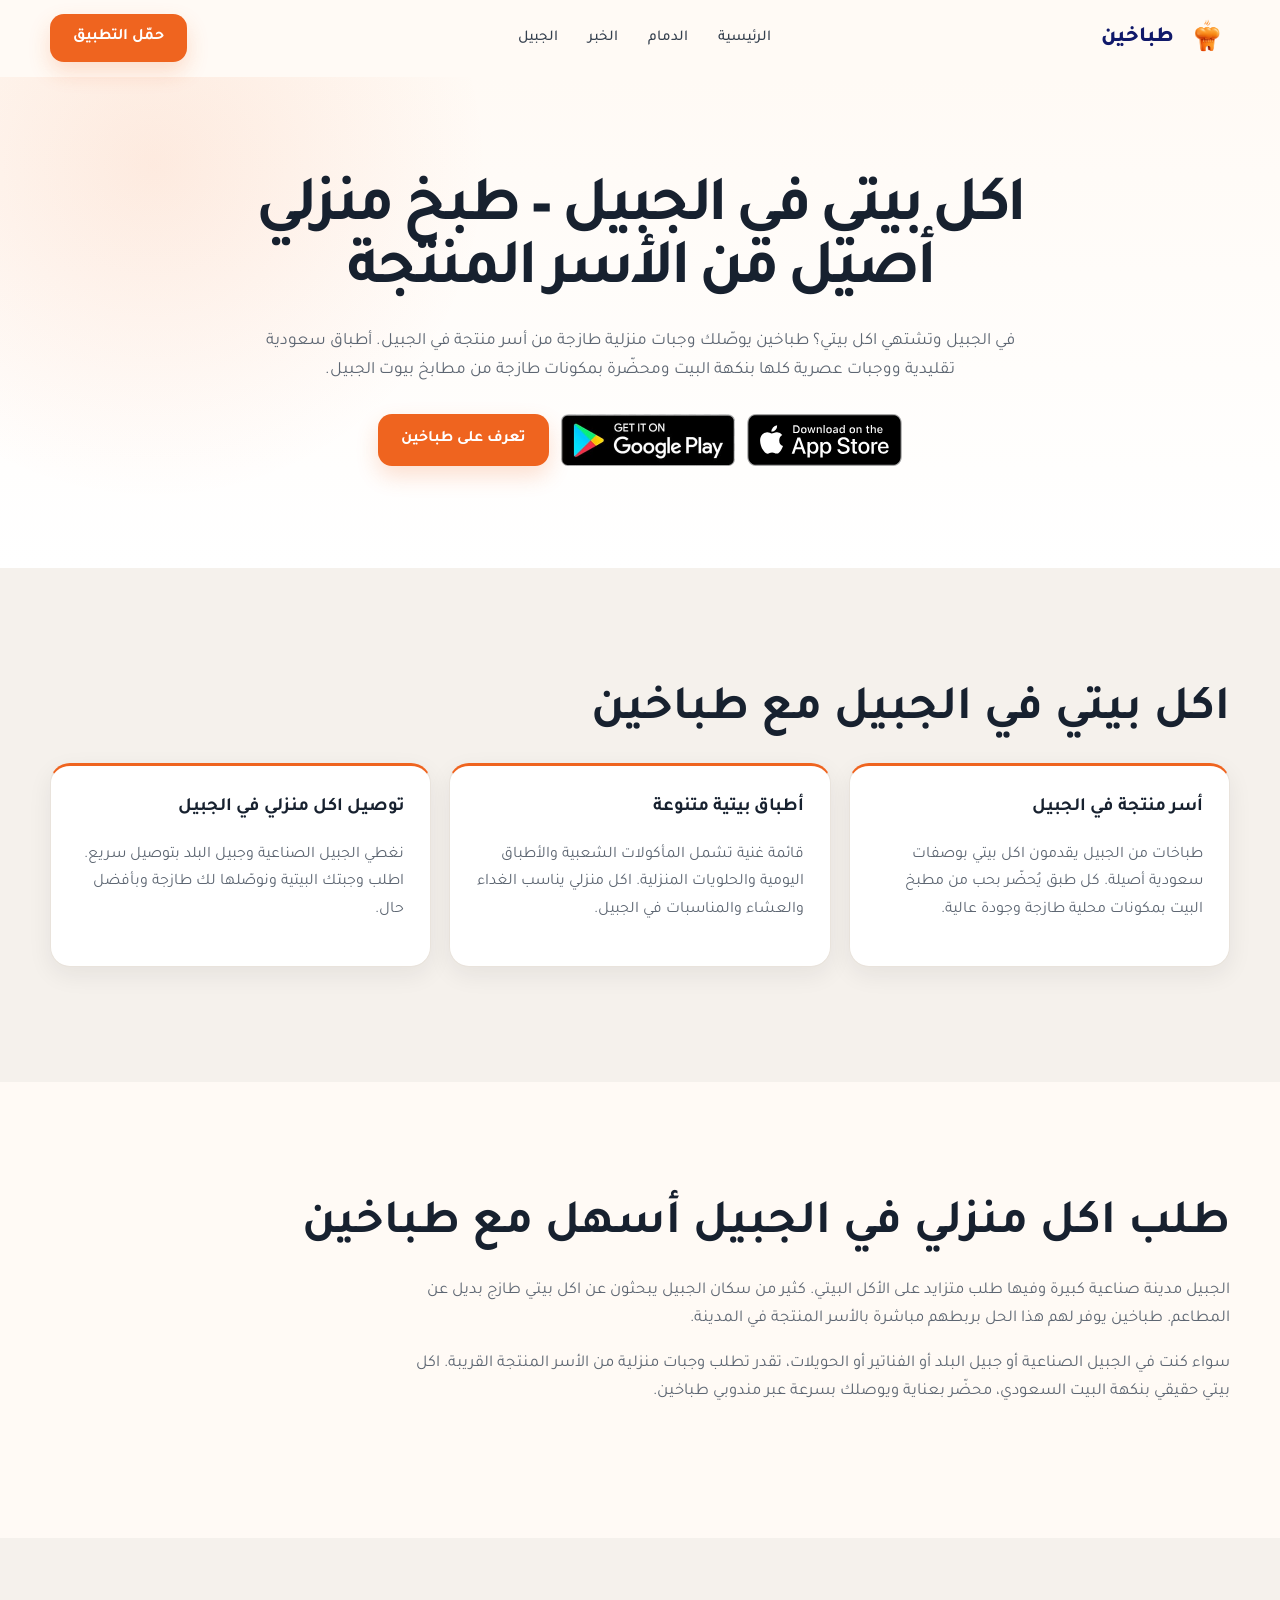
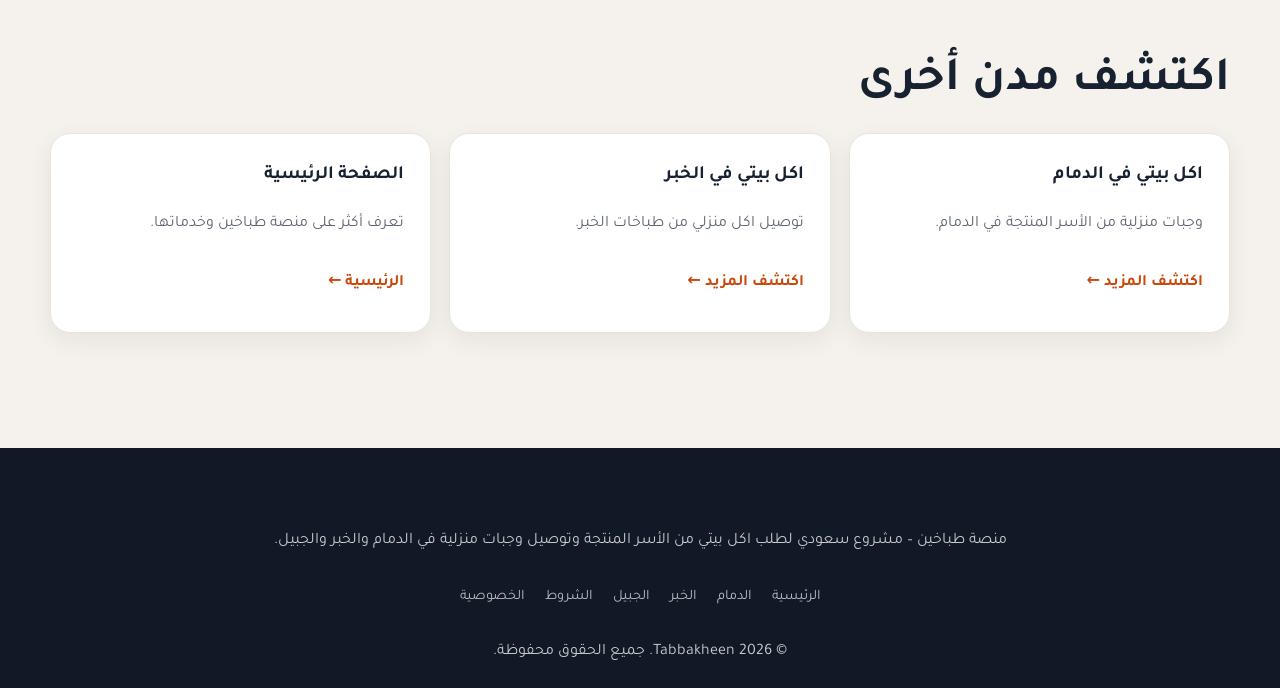
<file: jubail/index.html>
<!DOCTYPE html>
<html lang="ar" dir="rtl">
<head>
    <meta charset="UTF-8">
    <script>document.documentElement.classList.add('js')</script>
    <title>اكل بيتي في الجبيل | طلب وجبات منزلية من الأسر المنتجة - طباخين</title>
    <meta name="description" content="اطلب اكل بيتي في الجبيل من الأسر المنتجة عبر طباخين. توصيل وجبات منزلية طازجة، طبخ بيت أصيل بنكهة البيت مع توصيل سريع داخل الجبيل.">
    <meta name="keywords" content="اكل بيتي الجبيل, اكل منزلي الجبيل, توصيل اكل منزلي الجبيل, اسر منتجة الجبيل, طبخ بيت الجبيل, وجبات منزلية الجبيل, طباخين الجبيل">
    <meta name="viewport" content="width=device-width, initial-scale=1">
    <meta name="robots" content="index, follow">
    <link rel="canonical" href="https://tabbakheen.com/jubail/">
    <meta property="og:title" content="اكل بيتي في الجبيل | طباخين - توصيل وجبات منزلية من الأسر المنتجة">
    <meta property="og:description" content="اطلب اكل بيتي في الجبيل من الأسر المنتجة عبر طباخين. وجبات منزلية طازجة بنكهة البيت مع توصيل سريع.">
    <meta property="og:image" content="https://tabbakheen.com/assets/banner.png">
    <meta property="og:type" content="website">
    <meta property="og:url" content="https://tabbakheen.com/jubail/">
    <meta property="og:locale" content="ar_SA">
    <meta property="og:site_name" content="طباخين">
    <meta name="twitter:card" content="summary_large_image">
    <meta name="twitter:title" content="اكل بيتي في الجبيل | طباخين">
    <meta name="twitter:description" content="اطلب اكل بيتي في الجبيل من الأسر المنتجة. توصيل وجبات منزلية طازجة بنكهة البيت.">
    <meta name="twitter:image" content="https://tabbakheen.com/assets/banner.png">
    <link rel="preconnect" href="https://fonts.googleapis.com">
    <link rel="preconnect" href="https://fonts.gstatic.com" crossorigin>
    <link href="https://fonts.googleapis.com/css2?family=Tajawal:wght@400;500;700&display=swap" rel="stylesheet">
    <link rel="icon" type="image/png" sizes="32x32" href="/assets/logo.png">
    <link rel="stylesheet" href="/styles-20261001-driver.css">
    <script type="application/ld+json">
    {
      "@context": "https://schema.org",
      "@type": "LocalBusiness",
      "name": "طباخين - الجبيل",
      "url": "https://tabbakheen.com/jubail/",
      "image": "https://tabbakheen.com/assets/logo.png",
      "description": "منصة لطلب اكل بيتي من الأسر المنتجة في الجبيل مع توصيل سريع",
      "address": {
        "@type": "PostalAddress",
        "addressLocality": "الجبيل",
        "addressRegion": "المنطقة الشرقية",
        "addressCountry": "SA"
      },
      "geo": {
        "@type": "GeoCoordinates",
        "latitude": "27.0046",
        "longitude": "49.6225"
      },
      "areaServed": "الجبيل",
      "serviceType": "توصيل اكل بيتي"
    }
    </script>
</head>
<body>
<a class="skip-link" href="#main-content">تجاوز إلى المحتوى</a>
<header class="site-header">
    <div class="container header-content">
        <a href="/" class="nav-brand logo-area">
            <img src="/assets/logo.png" alt="شعار طباخين" class="nav-logo-img logo-image">
            <span class="nav-brand-text logo-text">طباخين</span>
        </a>
        <button class="menu-toggle" type="button" aria-expanded="false" aria-controls="main-navigation" aria-label="فتح قائمة التنقل"><span></span><span></span><span></span></button>
        <nav id="main-navigation" class="main-nav" aria-label="التنقل الرئيسي">
            <a href="/">الرئيسية</a>
            <a href="/dammam/">الدمام</a>
            <a href="/khobar/">الخبر</a>
            <a href="/jubail/">الجبيل</a>
        </nav>
        <a class="btn btn-primary header-cta" href="#download-app">حمّل التطبيق</a>
    </div>
</header>
<main id="main-content">
    <section class="hero-section city-hero">
        <div class="hero-overlay"></div>
        <div class="container hero-content">
            <div class="hero-text">
                <h1>اكل بيتي في الجبيل – طبخ منزلي أصيل من الأسر المنتجة</h1>
                <p>في الجبيل وتشتهي اكل بيتي؟ طباخين يوصّلك وجبات منزلية طازجة من أسر منتجة في الجبيل. أطباق سعودية تقليدية ووجبات عصرية كلها بنكهة البيت ومحضّرة بمكونات طازجة من مطابخ بيوت الجبيل.</p>
                <div class="hero-actions">
                    <div id="download-app" class="store-badges" role="group" aria-label="روابط تحميل تطبيق طباخين">
                        <a href="https://apps.apple.com/app/tabbakheen/id6777899848" target="_blank" rel="noopener noreferrer" class="store-badge">
                            <img src="/assets/app-store-badge-ar.svg" alt="حمّل تطبيق طباخين من App Store">
                        </a>
                        <a href="https://play.google.com/store/apps/details?id=com.tabbakheen.app" target="_blank" rel="noopener noreferrer" class="store-badge">
                            <img src="/assets/google-play-badge-clean.png" alt="حمّل تطبيق طباخين من Google Play">
                        </a>
                    </div>
                    <a href="/" class="btn btn-primary">تعرف على طباخين</a>
                </div>
            </div>
        </div>
    </section>

    <section class="section section-alt">
        <div class="container">
            <h2 class="section-title">اكل بيتي في الجبيل مع طباخين</h2>
            <div class="cards-grid city-features-grid">
                <div class="card">
                    <h3>أسر منتجة في الجبيل</h3>
                    <p>طباخات من الجبيل يقدمون اكل بيتي بوصفات سعودية أصيلة. كل طبق يُحضّر بحب من مطبخ البيت بمكونات محلية طازجة وجودة عالية.</p>
                </div>
                <div class="card">
                    <h3>أطباق بيتية متنوعة</h3>
                    <p>قائمة غنية تشمل المأكولات الشعبية والأطباق اليومية والحلويات المنزلية. اكل منزلي يناسب الغداء والعشاء والمناسبات في الجبيل.</p>
                </div>
                <div class="card">
                    <h3>توصيل اكل منزلي في الجبيل</h3>
                    <p>نغطي الجبيل الصناعية وجبيل البلد بتوصيل سريع. اطلب وجبتك البيتية ونوصّلها لك طازجة وبأفضل حال.</p>
                </div>
            </div>
        </div>
    </section>

    <section class="section">
        <div class="container">
            <h2 class="section-title">طلب اكل منزلي في الجبيل أسهل مع طباخين</h2>
            <div class="about-content">
                <p>الجبيل مدينة صناعية كبيرة وفيها طلب متزايد على الأكل البيتي. كثير من سكان الجبيل يبحثون عن اكل بيتي طازج بديل عن المطاعم. طباخين يوفر لهم هذا الحل بربطهم مباشرة بالأسر المنتجة في المدينة.</p>
                <p>سواء كنت في الجبيل الصناعية أو جبيل البلد أو الفناتير أو الحويلات، تقدر تطلب وجبات منزلية من الأسر المنتجة القريبة. اكل بيتي حقيقي بنكهة البيت السعودي، محضّر بعناية ويوصلك بسرعة عبر مندوبي طباخين.</p>
            </div>
        </div>
    </section>

    <section class="section section-alt">
        <div class="container">
            <h2 class="section-title">اكتشف مدن أخرى</h2>
            <div class="cards-grid city-grid">
                <a class="card card-link city-card" href="/dammam/">
                    <h3>اكل بيتي في الدمام</h3>
                    <p>وجبات منزلية من الأسر المنتجة في الدمام.</p>
                    <span class="card-cta">اكتشف المزيد ←</span>
                </a>
                <a class="card card-link city-card" href="/khobar/">
                    <h3>اكل بيتي في الخبر</h3>
                    <p>توصيل اكل منزلي من طباخات الخبر.</p>
                    <span class="card-cta">اكتشف المزيد ←</span>
                </a>
                <a class="card card-link city-card" href="/">
                    <h3>الصفحة الرئيسية</h3>
                    <p>تعرف أكثر على منصة طباخين وخدماتها.</p>
                    <span class="card-cta">الرئيسية ←</span>
                </a>
            </div>
        </div>
    </section>
</main>
<footer class="site-footer">
    <div class="container footer-content">
        <p>منصة طباخين – مشروع سعودي لطلب اكل بيتي من الأسر المنتجة وتوصيل وجبات منزلية في الدمام والخبر والجبيل.</p>
        <div class="footer-links">
            <a href="/">الرئيسية</a>
            <a href="/dammam/">الدمام</a>
            <a href="/khobar/">الخبر</a>
            <a href="/jubail/">الجبيل</a>
            <a href="/legal/terms">الشروط</a>
            <a href="/legal/privacy">الخصوصية</a>
        </div>
        <p>© 2026 Tabbakheen. جميع الحقوق محفوظة.</p>
    </div>
</footer>
<script>const b=document.querySelector('.menu-toggle'),n=document.querySelector('.main-nav');if(b&&n){const c=()=>{b.setAttribute('aria-expanded','false');b.setAttribute('aria-label','فتح قائمة التنقل');n.classList.remove('is-open');document.body.classList.remove('menu-open')};b.addEventListener('click',()=>{const o=b.getAttribute('aria-expanded')==='true';b.setAttribute('aria-expanded',String(!o));b.setAttribute('aria-label',o?'فتح قائمة التنقل':'إغلاق قائمة التنقل');n.classList.toggle('is-open',!o);document.body.classList.toggle('menu-open',!o)});n.querySelectorAll('a').forEach(a=>a.addEventListener('click',c));document.addEventListener('keydown',e=>{if(e.key==='Escape'){c();b.focus()}})}</script>
</body>
</html>
</file>
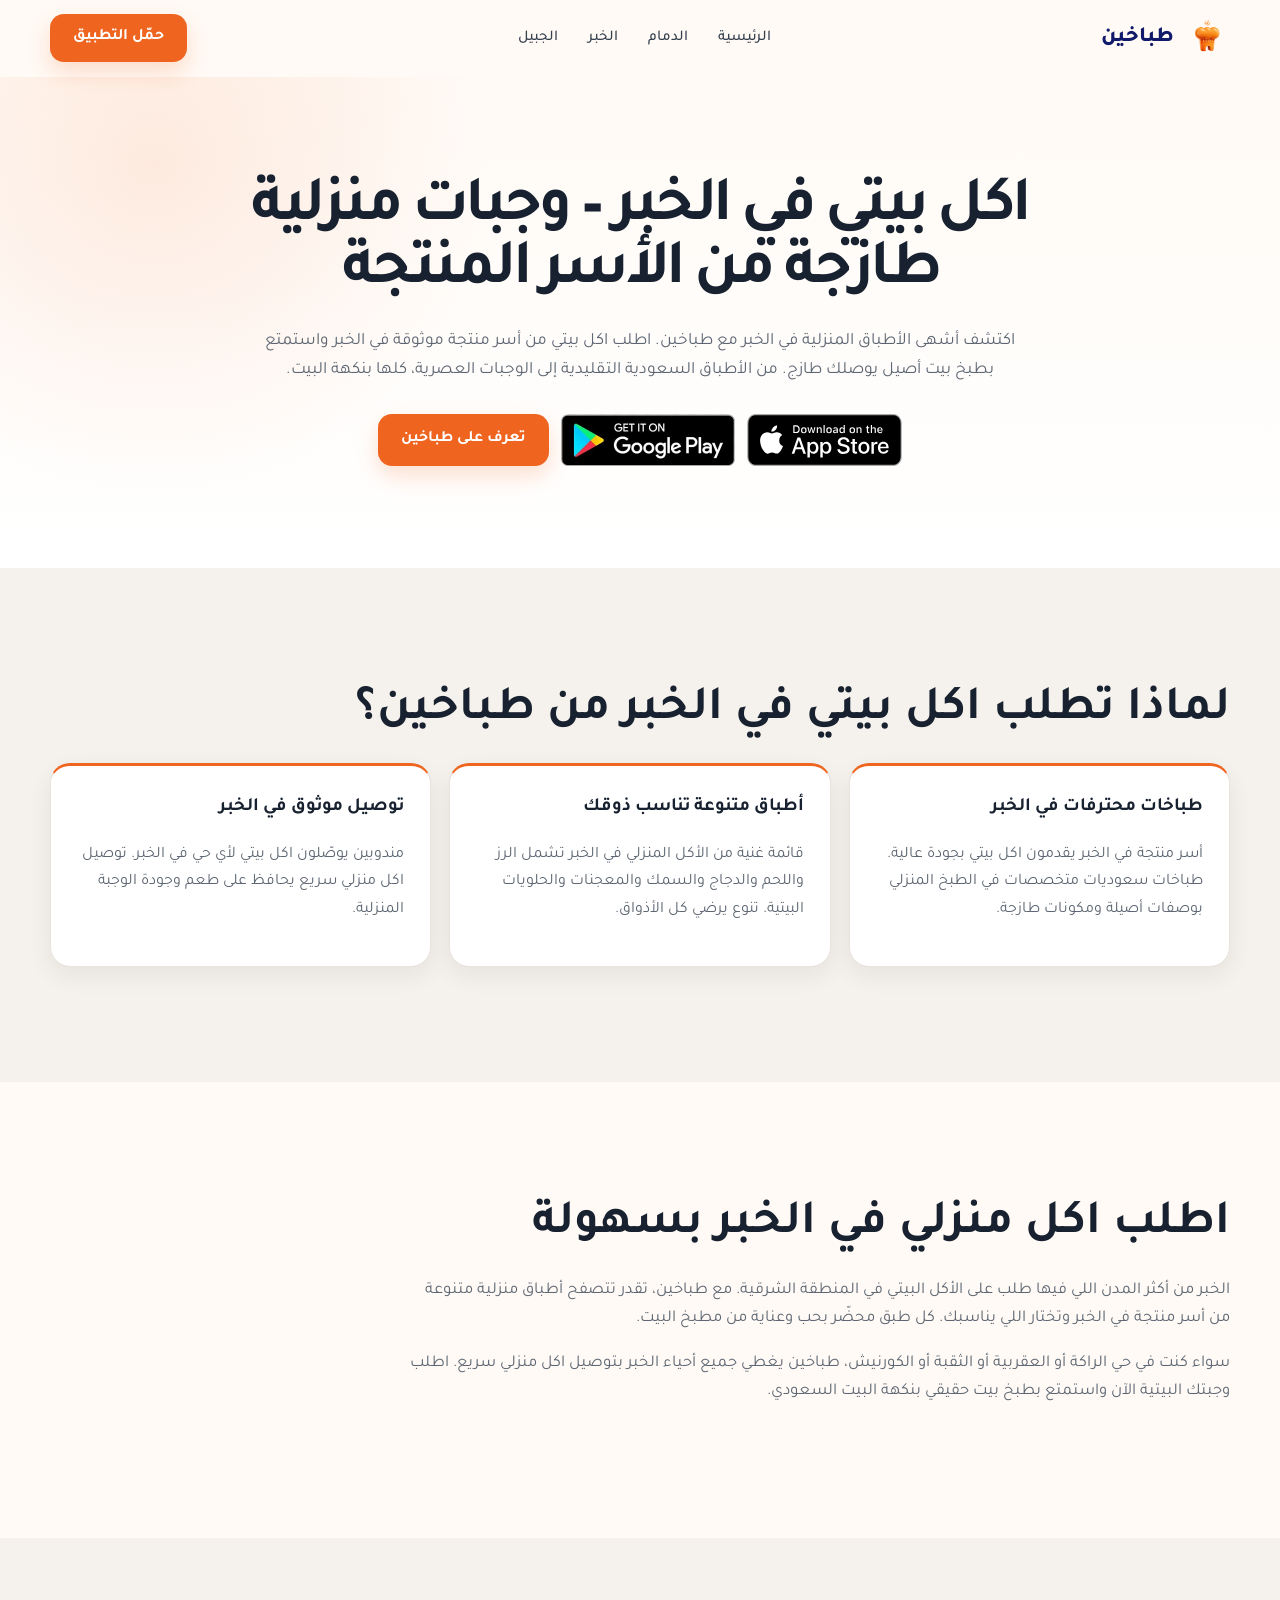
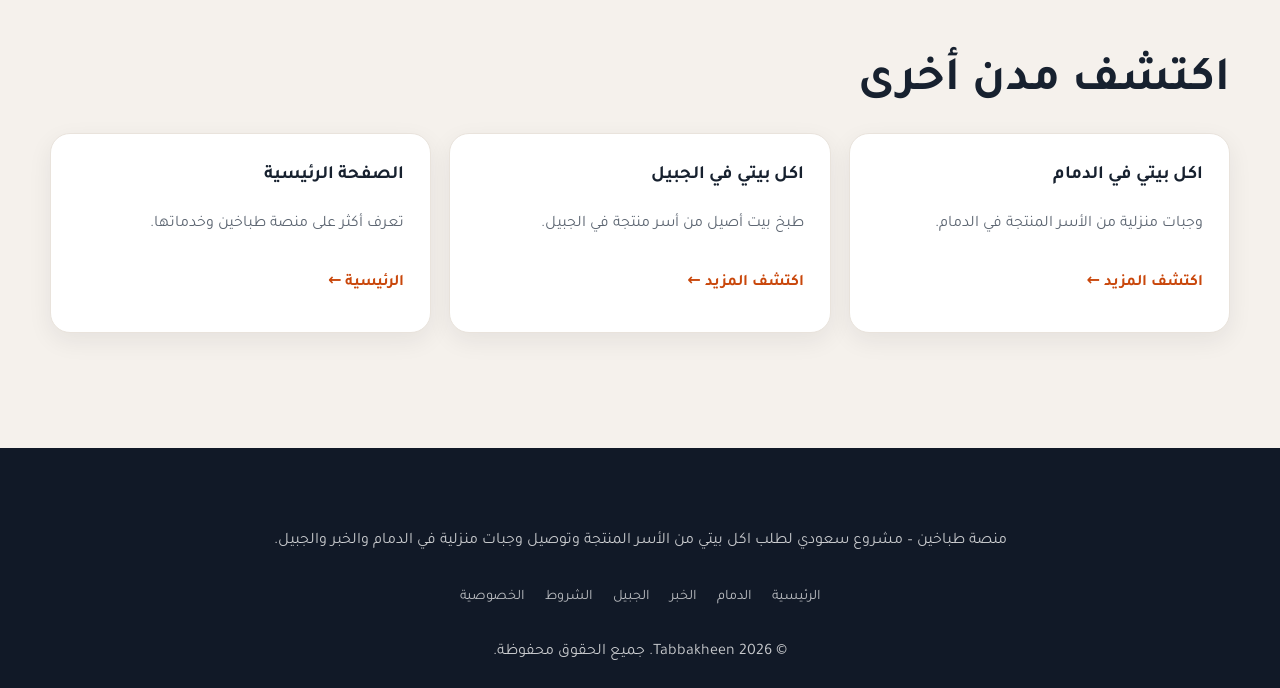
<file: khobar/index.html>
<!DOCTYPE html>
<html lang="ar" dir="rtl">
<head>
    <meta charset="UTF-8">
    <script>document.documentElement.classList.add('js')</script>
    <title>اكل بيتي في الخبر | طلب وجبات منزلية من الأسر المنتجة - طباخين</title>
    <meta name="description" content="اطلب اكل بيتي في الخبر من الأسر المنتجة عبر طباخين. توصيل وجبات منزلية طازجة، طبخ بيت أصيل بنكهة البيت مع توصيل سريع داخل الخبر.">
    <meta name="keywords" content="اكل بيتي الخبر, اكل منزلي الخبر, توصيل اكل منزلي الخبر, اسر منتجة الخبر, طبخ بيت الخبر, وجبات منزلية الخبر, طباخين الخبر">
    <meta name="viewport" content="width=device-width, initial-scale=1">
    <meta name="robots" content="index, follow">
    <link rel="canonical" href="https://tabbakheen.com/khobar/">
    <meta property="og:title" content="اكل بيتي في الخبر | طباخين - توصيل وجبات منزلية من الأسر المنتجة">
    <meta property="og:description" content="اطلب اكل بيتي في الخبر من الأسر المنتجة عبر طباخين. وجبات منزلية طازجة بنكهة البيت مع توصيل سريع.">
    <meta property="og:image" content="https://tabbakheen.com/assets/banner.png">
    <meta property="og:type" content="website">
    <meta property="og:url" content="https://tabbakheen.com/khobar/">
    <meta property="og:locale" content="ar_SA">
    <meta property="og:site_name" content="طباخين">
    <meta name="twitter:card" content="summary_large_image">
    <meta name="twitter:title" content="اكل بيتي في الخبر | طباخين">
    <meta name="twitter:description" content="اطلب اكل بيتي في الخبر من الأسر المنتجة. توصيل وجبات منزلية طازجة بنكهة البيت.">
    <meta name="twitter:image" content="https://tabbakheen.com/assets/banner.png">
    <link rel="preconnect" href="https://fonts.googleapis.com">
    <link rel="preconnect" href="https://fonts.gstatic.com" crossorigin>
    <link href="https://fonts.googleapis.com/css2?family=Tajawal:wght@400;500;700&display=swap" rel="stylesheet">
    <link rel="icon" type="image/png" sizes="32x32" href="/assets/logo.png">
    <link rel="stylesheet" href="/styles-20261001-driver.css">
    <script type="application/ld+json">
    {
      "@context": "https://schema.org",
      "@type": "LocalBusiness",
      "name": "طباخين - الخبر",
      "url": "https://tabbakheen.com/khobar/",
      "image": "https://tabbakheen.com/assets/logo.png",
      "description": "منصة لطلب اكل بيتي من الأسر المنتجة في الخبر مع توصيل سريع",
      "address": {
        "@type": "PostalAddress",
        "addressLocality": "الخبر",
        "addressRegion": "المنطقة الشرقية",
        "addressCountry": "SA"
      },
      "geo": {
        "@type": "GeoCoordinates",
        "latitude": "26.2172",
        "longitude": "50.1971"
      },
      "areaServed": "الخبر",
      "serviceType": "توصيل اكل بيتي"
    }
    </script>
</head>
<body>
<a class="skip-link" href="#main-content">تجاوز إلى المحتوى</a>
<header class="site-header">
    <div class="container header-content">
        <a href="/" class="nav-brand logo-area">
            <img src="/assets/logo.png" alt="شعار طباخين" class="nav-logo-img logo-image">
            <span class="nav-brand-text logo-text">طباخين</span>
        </a>
        <button class="menu-toggle" type="button" aria-expanded="false" aria-controls="main-navigation" aria-label="فتح قائمة التنقل"><span></span><span></span><span></span></button>
        <nav id="main-navigation" class="main-nav" aria-label="التنقل الرئيسي">
            <a href="/">الرئيسية</a>
            <a href="/dammam/">الدمام</a>
            <a href="/khobar/">الخبر</a>
            <a href="/jubail/">الجبيل</a>
        </nav>
        <a class="btn btn-primary header-cta" href="#download-app">حمّل التطبيق</a>
    </div>
</header>
<main id="main-content">
    <section class="hero-section city-hero">
        <div class="hero-overlay"></div>
        <div class="container hero-content">
            <div class="hero-text">
                <h1>اكل بيتي في الخبر – وجبات منزلية طازجة من الأسر المنتجة</h1>
                <p>اكتشف أشهى الأطباق المنزلية في الخبر مع طباخين. اطلب اكل بيتي من أسر منتجة موثوقة في الخبر واستمتع بطبخ بيت أصيل يوصلك طازج. من الأطباق السعودية التقليدية إلى الوجبات العصرية، كلها بنكهة البيت.</p>
                <div class="hero-actions">
                    <div id="download-app" class="store-badges" role="group" aria-label="روابط تحميل تطبيق طباخين">
                        <a href="https://apps.apple.com/app/tabbakheen/id6777899848" target="_blank" rel="noopener noreferrer" class="store-badge">
                            <img src="/assets/app-store-badge-ar.svg" alt="حمّل تطبيق طباخين من App Store">
                        </a>
                        <a href="https://play.google.com/store/apps/details?id=com.tabbakheen.app" target="_blank" rel="noopener noreferrer" class="store-badge">
                            <img src="/assets/google-play-badge-clean.png" alt="حمّل تطبيق طباخين من Google Play">
                        </a>
                    </div>
                    <a href="/" class="btn btn-primary">تعرف على طباخين</a>
                </div>
            </div>
        </div>
    </section>

    <section class="section section-alt">
        <div class="container">
            <h2 class="section-title">لماذا تطلب اكل بيتي في الخبر من طباخين؟</h2>
            <div class="cards-grid city-features-grid">
                <div class="card">
                    <h3>طباخات محترفات في الخبر</h3>
                    <p>أسر منتجة في الخبر يقدمون اكل بيتي بجودة عالية. طباخات سعوديات متخصصات في الطبخ المنزلي بوصفات أصيلة ومكونات طازجة.</p>
                </div>
                <div class="card">
                    <h3>أطباق متنوعة تناسب ذوقك</h3>
                    <p>قائمة غنية من الأكل المنزلي في الخبر تشمل الرز واللحم والدجاج والسمك والمعجنات والحلويات البيتية. تنوع يرضي كل الأذواق.</p>
                </div>
                <div class="card">
                    <h3>توصيل موثوق في الخبر</h3>
                    <p>مندوبين يوصّلون اكل بيتي لأي حي في الخبر. توصيل اكل منزلي سريع يحافظ على طعم وجودة الوجبة المنزلية.</p>
                </div>
            </div>
        </div>
    </section>

    <section class="section">
        <div class="container">
            <h2 class="section-title">اطلب اكل منزلي في الخبر بسهولة</h2>
            <div class="about-content">
                <p>الخبر من أكثر المدن اللي فيها طلب على الأكل البيتي في المنطقة الشرقية. مع طباخين، تقدر تتصفح أطباق منزلية متنوعة من أسر منتجة في الخبر وتختار اللي يناسبك. كل طبق محضّر بحب وعناية من مطبخ البيت.</p>
                <p>سواء كنت في حي الراكة أو العقربية أو الثقبة أو الكورنيش، طباخين يغطي جميع أحياء الخبر بتوصيل اكل منزلي سريع. اطلب وجبتك البيتية الآن واستمتع بطبخ بيت حقيقي بنكهة البيت السعودي.</p>
            </div>
        </div>
    </section>

    <section class="section section-alt">
        <div class="container">
            <h2 class="section-title">اكتشف مدن أخرى</h2>
            <div class="cards-grid city-grid">
                <a class="card card-link city-card" href="/dammam/">
                    <h3>اكل بيتي في الدمام</h3>
                    <p>وجبات منزلية من الأسر المنتجة في الدمام.</p>
                    <span class="card-cta">اكتشف المزيد ←</span>
                </a>
                <a class="card card-link city-card" href="/jubail/">
                    <h3>اكل بيتي في الجبيل</h3>
                    <p>طبخ بيت أصيل من أسر منتجة في الجبيل.</p>
                    <span class="card-cta">اكتشف المزيد ←</span>
                </a>
                <a class="card card-link city-card" href="/">
                    <h3>الصفحة الرئيسية</h3>
                    <p>تعرف أكثر على منصة طباخين وخدماتها.</p>
                    <span class="card-cta">الرئيسية ←</span>
                </a>
            </div>
        </div>
    </section>
</main>
<footer class="site-footer">
    <div class="container footer-content">
        <p>منصة طباخين – مشروع سعودي لطلب اكل بيتي من الأسر المنتجة وتوصيل وجبات منزلية في الدمام والخبر والجبيل.</p>
        <div class="footer-links">
            <a href="/">الرئيسية</a>
            <a href="/dammam/">الدمام</a>
            <a href="/khobar/">الخبر</a>
            <a href="/jubail/">الجبيل</a>
            <a href="/legal/terms">الشروط</a>
            <a href="/legal/privacy">الخصوصية</a>
        </div>
        <p>© 2026 Tabbakheen. جميع الحقوق محفوظة.</p>
    </div>
</footer>
<script>const b=document.querySelector('.menu-toggle'),n=document.querySelector('.main-nav');if(b&&n){const c=()=>{b.setAttribute('aria-expanded','false');b.setAttribute('aria-label','فتح قائمة التنقل');n.classList.remove('is-open');document.body.classList.remove('menu-open')};b.addEventListener('click',()=>{const o=b.getAttribute('aria-expanded')==='true';b.setAttribute('aria-expanded',String(!o));b.setAttribute('aria-label',o?'فتح قائمة التنقل':'إغلاق قائمة التنقل');n.classList.toggle('is-open',!o);document.body.classList.toggle('menu-open',!o)});n.querySelectorAll('a').forEach(a=>a.addEventListener('click',c));document.addEventListener('keydown',e=>{if(e.key==='Escape'){c();b.focus()}})}</script>
</body>
</html>
</file>
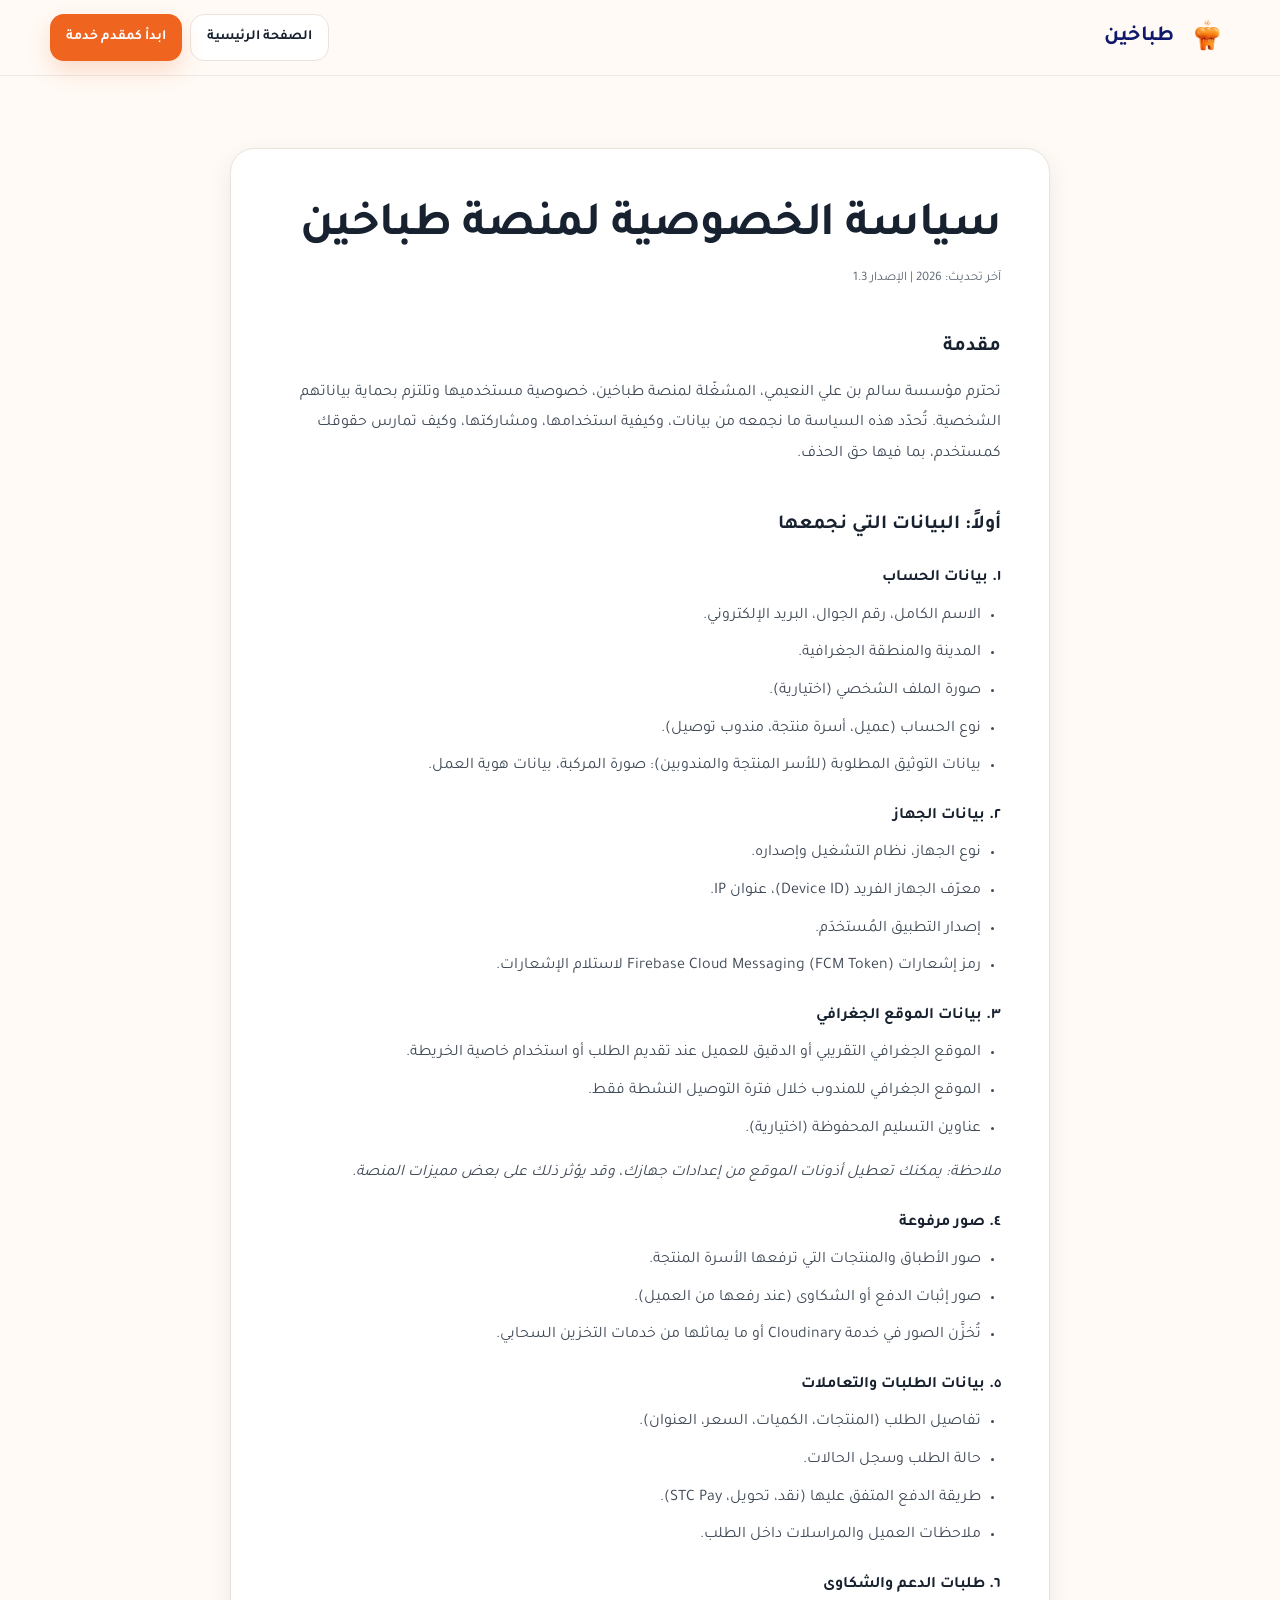
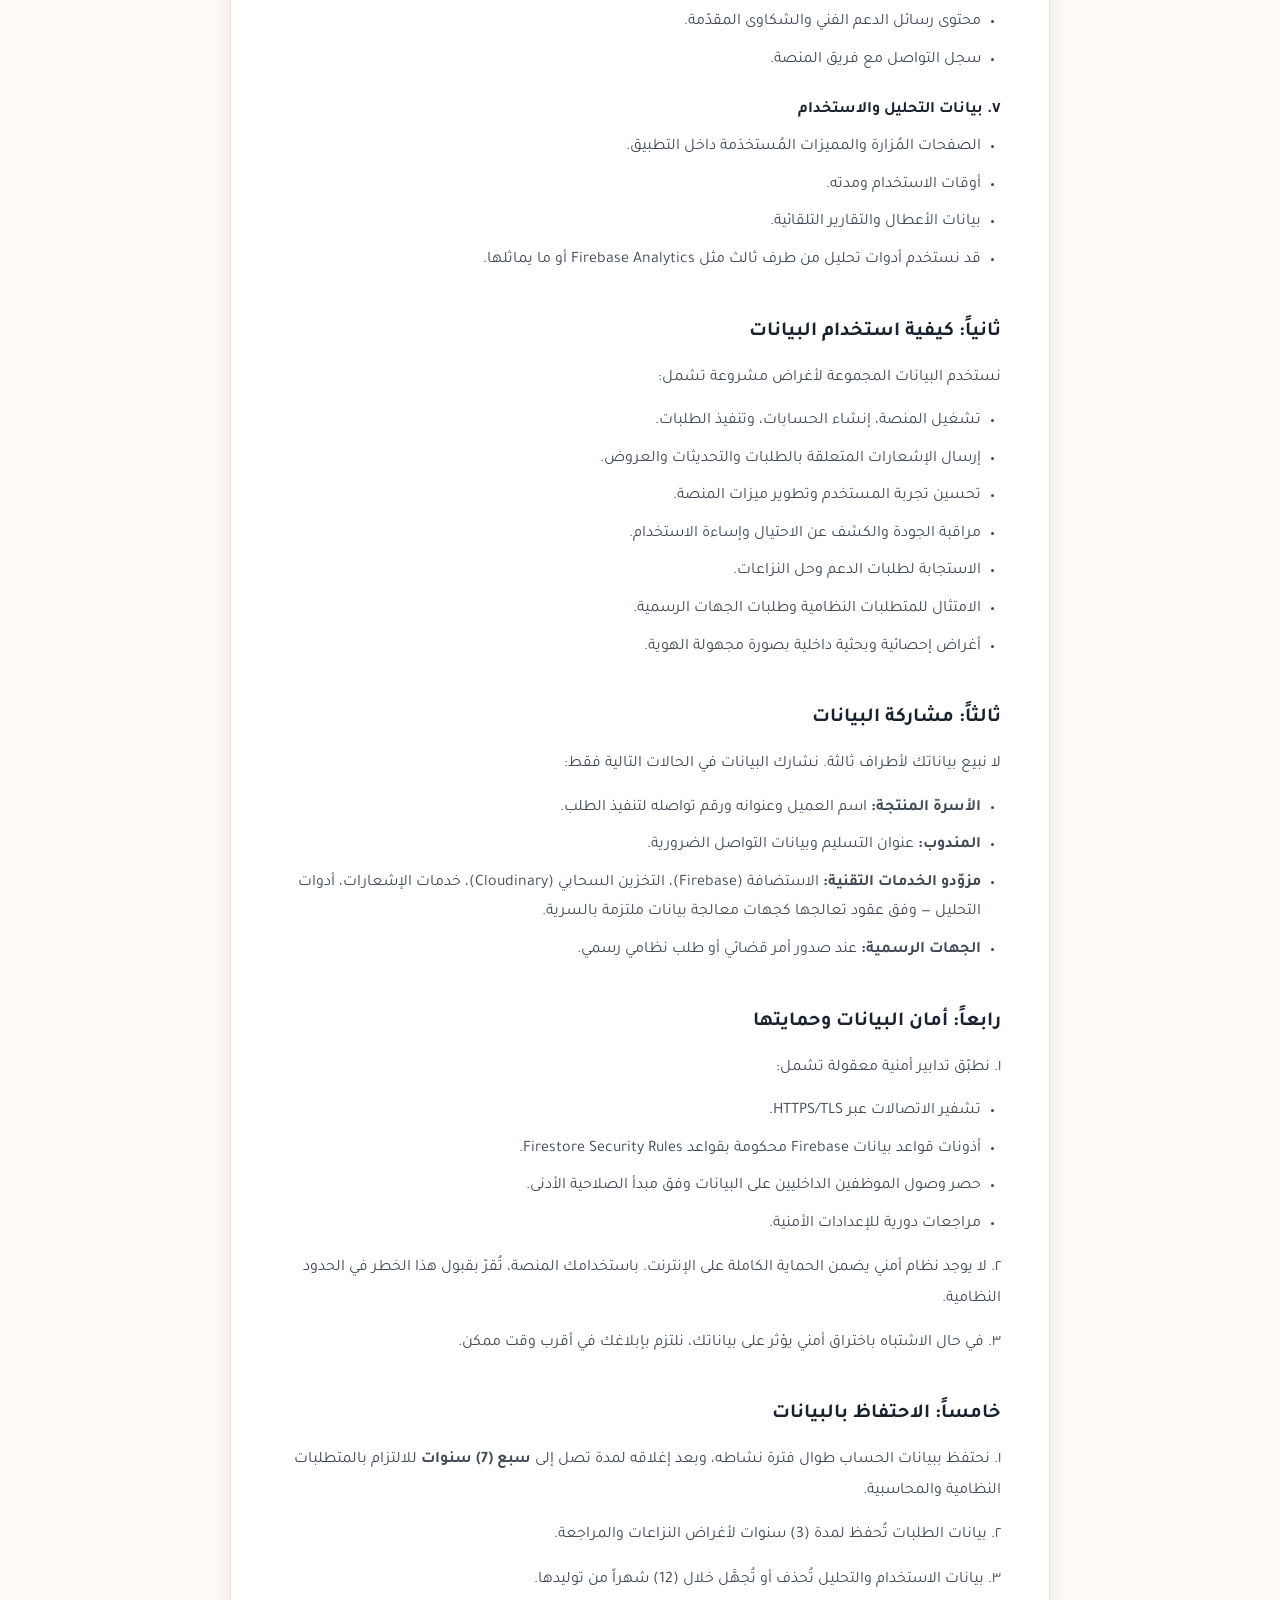
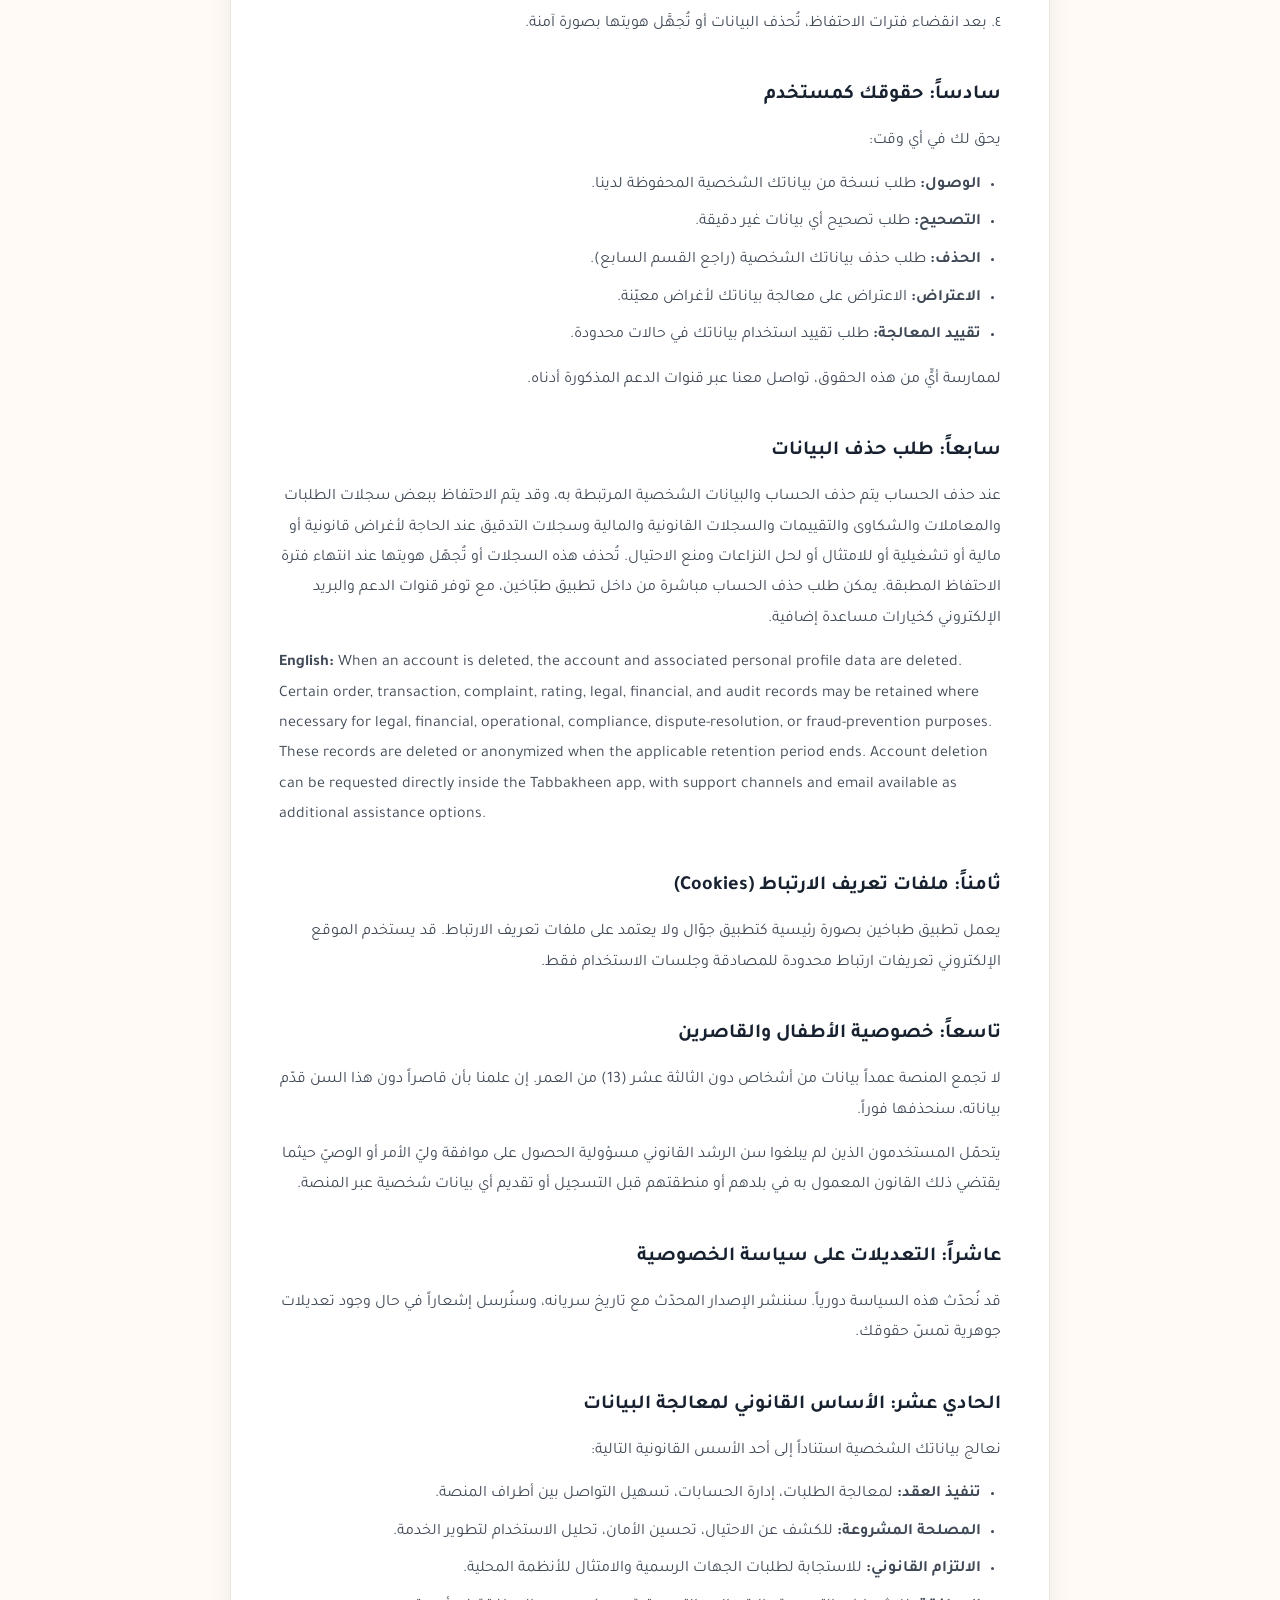
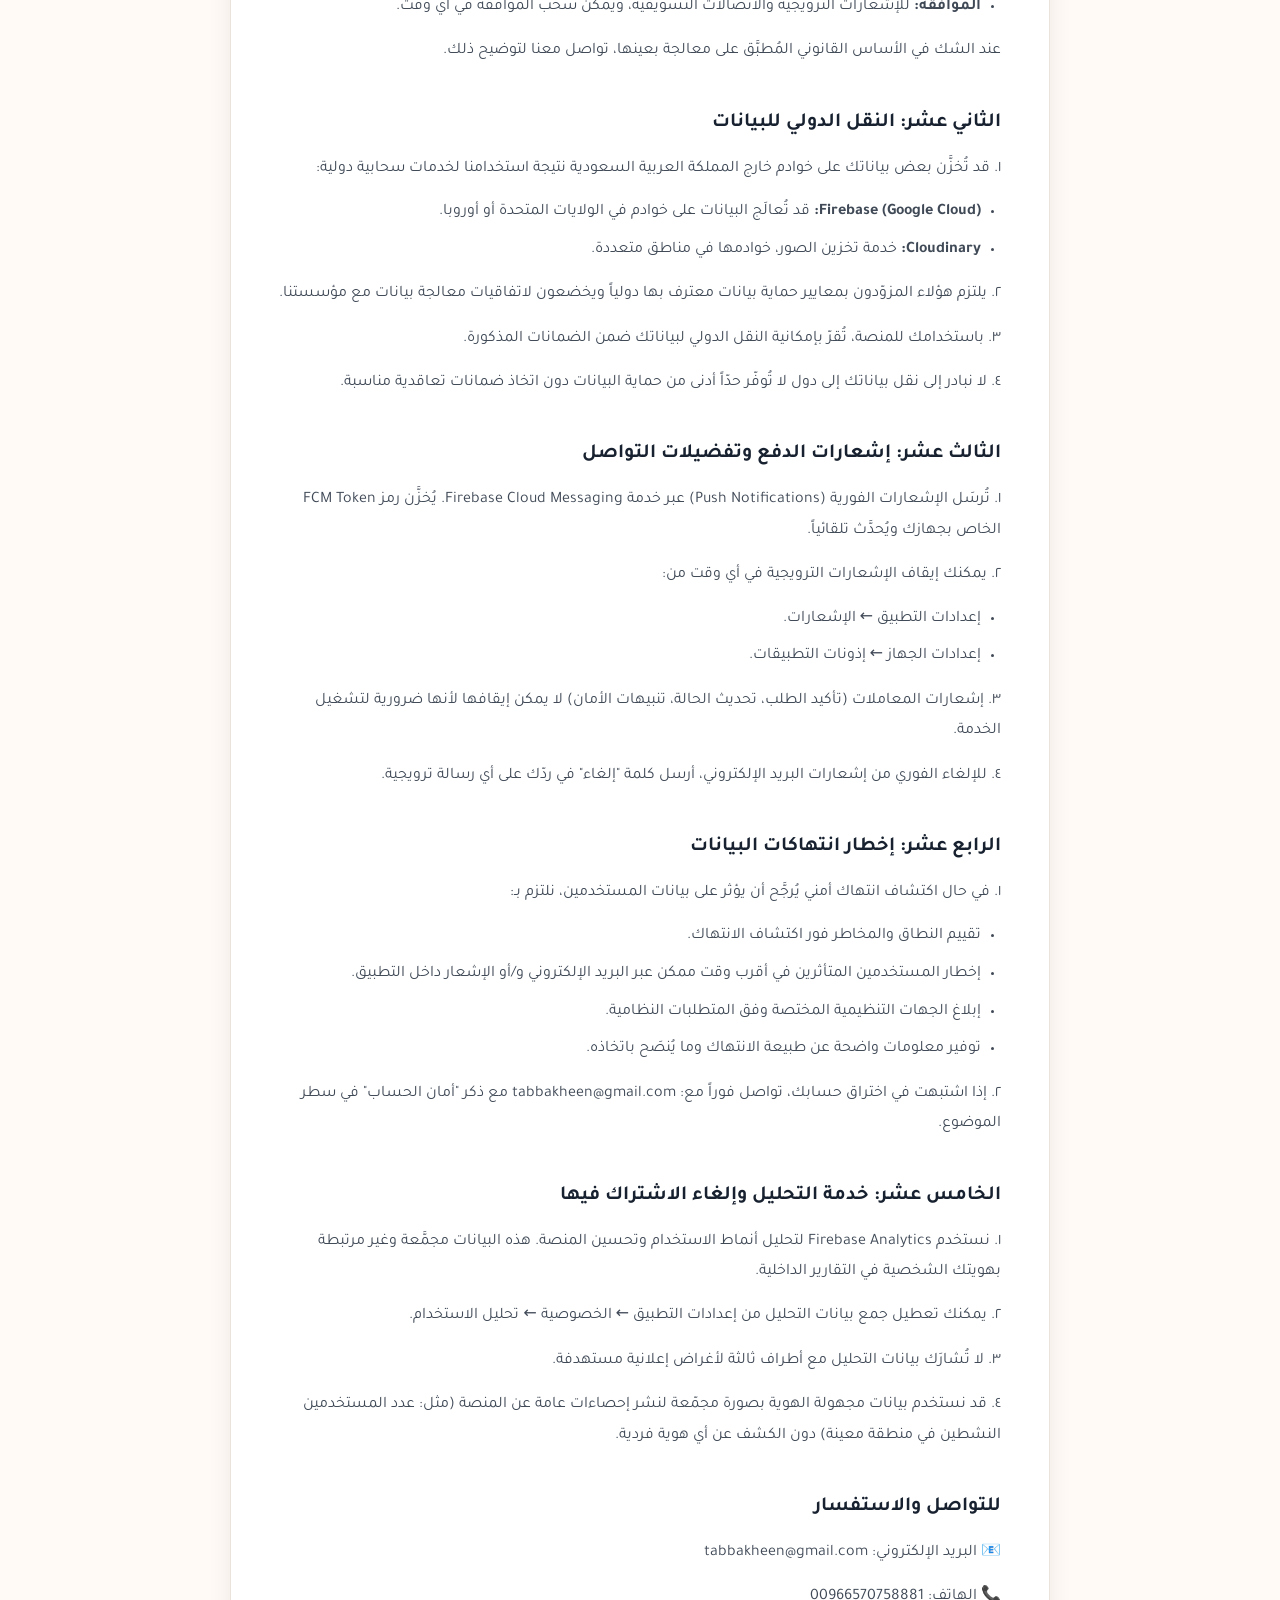
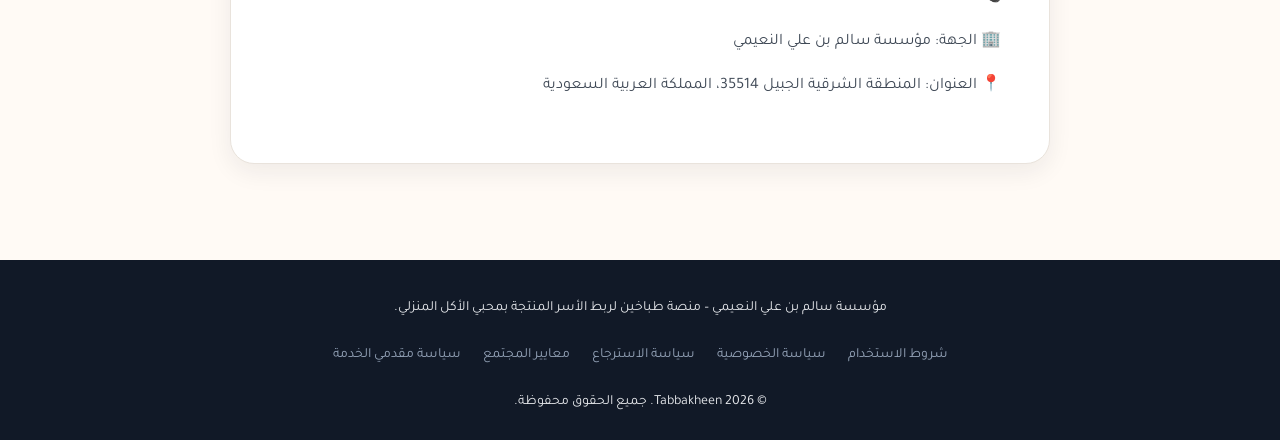
<file: privacy/index.html>
<!DOCTYPE html>
<html lang="ar" dir="rtl">
<head>
  <meta charset="UTF-8">
  <meta name="viewport" content="width=device-width, initial-scale=1.0">
  <title>سياسة الخصوصية – طباخين</title>
  <meta name="description" content="سياسة الخصوصية الكاملة لمنصة طباخين. كيف نجمع بياناتك ونحميها وكيف تطلب حذفها.">
  <link rel="preconnect" href="https://fonts.googleapis.com">
  <link rel="preconnect" href="https://fonts.gstatic.com" crossorigin>
  <link href="https://fonts.googleapis.com/css2?family=Tajawal:wght@400;500;700&display=swap" rel="stylesheet">
  <link rel="icon" type="image/png" href="/assets/logo.png">
  <link rel="canonical" href="https://tabbakheen.com/privacy/">
  <link rel="stylesheet" href="../legal/legal-20261001.css">
</head>
<body>
<header class="legal-header">
  <div class="legal-header-inner">
    <a href="/" class="legal-brand">
      <img src="/assets/logo.png" alt="شعار طباخين">
      <span>طباخين</span>
    </a>
    <nav class="legal-header-nav">
      <a href="/" class="btn-back">الصفحة الرئيسية</a>
      <a href="/#providers" class="btn-cta">ابدأ كمقدم خدمة</a>
    </nav>
  </div>
</header>
<div class="legal-container">
  <div class="legal-card">
    <h1>سياسة الخصوصية لمنصة طباخين</h1>
    <span class="legal-date">آخر تحديث: 2026 | الإصدار 1.3</span>

    <h2>مقدمة</h2>
    <p>تحترم مؤسسة سالم بن علي النعيمي، المشغّلة لمنصة طباخين، خصوصية مستخدميها وتلتزم بحماية بياناتهم الشخصية. تُحدّد هذه السياسة ما نجمعه من بيانات، وكيفية استخدامها، ومشاركتها، وكيف تمارس حقوقك كمستخدم، بما فيها حق الحذف.</p>

    <h2>أولاً: البيانات التي نجمعها</h2>

    <h3>١. بيانات الحساب</h3>
    <ul>
      <li>الاسم الكامل، رقم الجوال، البريد الإلكتروني.</li>
      <li>المدينة والمنطقة الجغرافية.</li>
      <li>صورة الملف الشخصي (اختيارية).</li>
      <li>نوع الحساب (عميل، أسرة منتجة، مندوب توصيل).</li>
      <li>بيانات التوثيق المطلوبة (للأسر المنتجة والمندوبين): صورة المركبة، بيانات هوية العمل.</li>
    </ul>

    <h3>٢. بيانات الجهاز</h3>
    <ul>
      <li>نوع الجهاز، نظام التشغيل وإصداره.</li>
      <li>معرّف الجهاز الفريد (Device ID)، عنوان IP.</li>
      <li>إصدار التطبيق المُستخدَم.</li>
      <li>رمز إشعارات Firebase Cloud Messaging (FCM Token) لاستلام الإشعارات.</li>
    </ul>

    <h3>٣. بيانات الموقع الجغرافي</h3>
    <ul>
      <li>الموقع الجغرافي التقريبي أو الدقيق للعميل عند تقديم الطلب أو استخدام خاصية الخريطة.</li>
      <li>الموقع الجغرافي للمندوب خلال فترة التوصيل النشطة فقط.</li>
      <li>عناوين التسليم المحفوظة (اختيارية).</li>
    </ul>
    <p><em>ملاحظة: يمكنك تعطيل أذونات الموقع من إعدادات جهازك، وقد يؤثر ذلك على بعض مميزات المنصة.</em></p>

    <h3>٤. صور مرفوعة</h3>
    <ul>
      <li>صور الأطباق والمنتجات التي ترفعها الأسرة المنتجة.</li>
      <li>صور إثبات الدفع أو الشكاوى (عند رفعها من العميل).</li>
      <li>تُخزَّن الصور في خدمة Cloudinary أو ما يماثلها من خدمات التخزين السحابي.</li>
    </ul>

    <h3>٥. بيانات الطلبات والتعاملات</h3>
    <ul>
      <li>تفاصيل الطلب (المنتجات، الكميات، السعر، العنوان).</li>
      <li>حالة الطلب وسجل الحالات.</li>
      <li>طريقة الدفع المتفق عليها (نقد، تحويل، STC Pay).</li>
      <li>ملاحظات العميل والمراسلات داخل الطلب.</li>
    </ul>

    <h3>٦. طلبات الدعم والشكاوى</h3>
    <ul>
      <li>محتوى رسائل الدعم الفني والشكاوى المقدّمة.</li>
      <li>سجل التواصل مع فريق المنصة.</li>
    </ul>

    <h3>٧. بيانات التحليل والاستخدام</h3>
    <ul>
      <li>الصفحات المُزارة والمميزات المُستخدَمة داخل التطبيق.</li>
      <li>أوقات الاستخدام ومدته.</li>
      <li>بيانات الأعطال والتقارير التلقائية.</li>
      <li>قد نستخدم أدوات تحليل من طرف ثالث مثل Firebase Analytics أو ما يماثلها.</li>
    </ul>

    <h2>ثانياً: كيفية استخدام البيانات</h2>
    <p>نستخدم البيانات المجموعة لأغراض مشروعة تشمل:</p>
    <ul>
      <li>تشغيل المنصة، إنشاء الحسابات، وتنفيذ الطلبات.</li>
      <li>إرسال الإشعارات المتعلقة بالطلبات والتحديثات والعروض.</li>
      <li>تحسين تجربة المستخدم وتطوير ميزات المنصة.</li>
      <li>مراقبة الجودة والكشف عن الاحتيال وإساءة الاستخدام.</li>
      <li>الاستجابة لطلبات الدعم وحل النزاعات.</li>
      <li>الامتثال للمتطلبات النظامية وطلبات الجهات الرسمية.</li>
      <li>أغراض إحصائية وبحثية داخلية بصورة مجهولة الهوية.</li>
    </ul>

    <h2>ثالثاً: مشاركة البيانات</h2>
    <p>لا نبيع بياناتك لأطراف ثالثة. نشارك البيانات في الحالات التالية فقط:</p>
    <ul>
      <li><strong>الأسرة المنتجة:</strong> اسم العميل وعنوانه ورقم تواصله لتنفيذ الطلب.</li>
      <li><strong>المندوب:</strong> عنوان التسليم وبيانات التواصل الضرورية.</li>
      <li><strong>مزوّدو الخدمات التقنية:</strong> الاستضافة (Firebase)، التخزين السحابي (Cloudinary)، خدمات الإشعارات، أدوات التحليل — وفق عقود تعالجها كجهات معالجة بيانات ملتزمة بالسرية.</li>
      <li><strong>الجهات الرسمية:</strong> عند صدور أمر قضائي أو طلب نظامي رسمي.</li>
    </ul>

    <h2>رابعاً: أمان البيانات وحمايتها</h2>
    <p>١. نطبّق تدابير أمنية معقولة تشمل:</p>
    <ul>
      <li>تشفير الاتصالات عبر HTTPS/TLS.</li>
      <li>أذونات قواعد بيانات Firebase محكومة بقواعد Firestore Security Rules.</li>
      <li>حصر وصول الموظفين الداخليين على البيانات وفق مبدأ الصلاحية الأدنى.</li>
      <li>مراجعات دورية للإعدادات الأمنية.</li>
    </ul>
    <p>٢. لا يوجد نظام أمني يضمن الحماية الكاملة على الإنترنت. باستخدامك المنصة، تُقرّ بقبول هذا الخطر في الحدود النظامية.</p>
    <p>٣. في حال الاشتباه باختراق أمني يؤثر على بياناتك، نلتزم بإبلاغك في أقرب وقت ممكن.</p>

    <h2>خامساً: الاحتفاظ بالبيانات</h2>
    <p>١. نحتفظ ببيانات الحساب طوال فترة نشاطه، وبعد إغلاقه لمدة تصل إلى <strong>سبع (7) سنوات</strong> للالتزام بالمتطلبات النظامية والمحاسبية.</p>
    <p>٢. بيانات الطلبات تُحفظ لمدة (3) سنوات لأغراض النزاعات والمراجعة.</p>
    <p>٣. بيانات الاستخدام والتحليل تُحذف أو تُجهَّل خلال (12) شهراً من توليدها.</p>
    <p>٤. بعد انقضاء فترات الاحتفاظ، تُحذف البيانات أو تُجهَّل هويتها بصورة آمنة.</p>

    <h2>سادساً: حقوقك كمستخدم</h2>
    <p>يحق لك في أي وقت:</p>
    <ul>
      <li><strong>الوصول:</strong> طلب نسخة من بياناتك الشخصية المحفوظة لدينا.</li>
      <li><strong>التصحيح:</strong> طلب تصحيح أي بيانات غير دقيقة.</li>
      <li><strong>الحذف:</strong> طلب حذف بياناتك الشخصية (راجع القسم السابع).</li>
      <li><strong>الاعتراض:</strong> الاعتراض على معالجة بياناتك لأغراض معيّنة.</li>
      <li><strong>تقييد المعالجة:</strong> طلب تقييد استخدام بياناتك في حالات محدودة.</li>
    </ul>
    <p>لممارسة أيٍّ من هذه الحقوق، تواصل معنا عبر قنوات الدعم المذكورة أدناه.</p>

    <h2>سابعاً: طلب حذف البيانات</h2>
    <p>عند حذف الحساب يتم حذف الحساب والبيانات الشخصية المرتبطة به، وقد يتم الاحتفاظ ببعض سجلات الطلبات والمعاملات والشكاوى والتقييمات والسجلات القانونية والمالية وسجلات التدقيق عند الحاجة لأغراض قانونية أو مالية أو تشغيلية أو للامتثال أو لحل النزاعات ومنع الاحتيال. تُحذف هذه السجلات أو تُجهّل هويتها عند انتهاء فترة الاحتفاظ المطبقة. يمكن طلب حذف الحساب مباشرة من داخل تطبيق طبّاخين، مع توفر قنوات الدعم والبريد الإلكتروني كخيارات مساعدة إضافية.</p>
    <p lang="en" dir="ltr"><strong>English:</strong> When an account is deleted, the account and associated personal profile data are deleted. Certain order, transaction, complaint, rating, legal, financial, and audit records may be retained where necessary for legal, financial, operational, compliance, dispute-resolution, or fraud-prevention purposes. These records are deleted or anonymized when the applicable retention period ends. Account deletion can be requested directly inside the Tabbakheen app, with support channels and email available as additional assistance options.</p>

    <h2>ثامناً: ملفات تعريف الارتباط (Cookies)</h2>
    <p>يعمل تطبيق طباخين بصورة رئيسية كتطبيق جوّال ولا يعتمد على ملفات تعريف الارتباط. قد يستخدم الموقع الإلكتروني تعريفات ارتباط محدودة للمصادقة وجلسات الاستخدام فقط.</p>

    <h2>تاسعاً: خصوصية الأطفال والقاصرين</h2>
    <p>لا تجمع المنصة عمداً بيانات من أشخاص دون الثالثة عشر (13) من العمر. إن علمنا بأن قاصراً دون هذا السن قدّم بياناته، سنحذفها فوراً.</p>
    <p>يتحمّل المستخدمون الذين لم يبلغوا سن الرشد القانوني مسؤولية الحصول على موافقة وليّ الأمر أو الوصيّ حيثما يقتضي ذلك القانون المعمول به في بلدهم أو منطقتهم قبل التسجيل أو تقديم أي بيانات شخصية عبر المنصة.</p>

    <h2>عاشراً: التعديلات على سياسة الخصوصية</h2>
    <p>قد نُحدّث هذه السياسة دورياً. سننشر الإصدار المحدّث مع تاريخ سريانه، وسنُرسل إشعاراً في حال وجود تعديلات جوهرية تمسّ حقوقك.</p>


    <h2>الحادي عشر: الأساس القانوني لمعالجة البيانات</h2>
    <p>نعالج بياناتك الشخصية استناداً إلى أحد الأسس القانونية التالية:</p>
    <ul>
      <li><strong>تنفيذ العقد:</strong> لمعالجة الطلبات، إدارة الحسابات، تسهيل التواصل بين أطراف المنصة.</li>
      <li><strong>المصلحة المشروعة:</strong> للكشف عن الاحتيال، تحسين الأمان، تحليل الاستخدام لتطوير الخدمة.</li>
      <li><strong>الالتزام القانوني:</strong> للاستجابة لطلبات الجهات الرسمية والامتثال للأنظمة المحلية.</li>
      <li><strong>الموافقة:</strong> للإشعارات الترويجية والاتصالات التسويقية، ويمكن سحب الموافقة في أي وقت.</li>
    </ul>
    <p>عند الشك في الأساس القانوني المُطبَّق على معالجة بعينها، تواصل معنا لتوضيح ذلك.</p>

    <h2>الثاني عشر: النقل الدولي للبيانات</h2>
    <p>١. قد تُخزَّن بعض بياناتك على خوادم خارج المملكة العربية السعودية نتيجة استخدامنا لخدمات سحابية دولية:</p>
    <ul>
      <li><strong>Firebase (Google Cloud):</strong> قد تُعالَج البيانات على خوادم في الولايات المتحدة أو أوروبا.</li>
      <li><strong>Cloudinary:</strong> خدمة تخزين الصور، خوادمها في مناطق متعددة.</li>
    </ul>
    <p>٢. يلتزم هؤلاء المزوّدون بمعايير حماية بيانات معترف بها دولياً ويخضعون لاتفاقيات معالجة بيانات مع مؤسستنا.</p>
    <p>٣. باستخدامك للمنصة، تُقرّ بإمكانية النقل الدولي لبياناتك ضمن الضمانات المذكورة.</p>
    <p>٤. لا نبادر إلى نقل بياناتك إلى دول لا تُوفّر حدّاً أدنى من حماية البيانات دون اتخاذ ضمانات تعاقدية مناسبة.</p>

    <h2>الثالث عشر: إشعارات الدفع وتفضيلات التواصل</h2>
    <p>١. تُرسَل الإشعارات الفورية (Push Notifications) عبر خدمة Firebase Cloud Messaging. يُخزَّن رمز FCM Token الخاص بجهازك ويُحدَّث تلقائياً.</p>
    <p>٢. يمكنك إيقاف الإشعارات الترويجية في أي وقت من:</p>
    <ul>
      <li>إعدادات التطبيق ← الإشعارات.</li>
      <li>إعدادات الجهاز ← إذونات التطبيقات.</li>
    </ul>
    <p>٣. إشعارات المعاملات (تأكيد الطلب، تحديث الحالة، تنبيهات الأمان) لا يمكن إيقافها لأنها ضرورية لتشغيل الخدمة.</p>
    <p>٤. للإلغاء الفوري من إشعارات البريد الإلكتروني، أرسل كلمة "إلغاء" في ردّك على أي رسالة ترويجية.</p>

    <h2>الرابع عشر: إخطار انتهاكات البيانات</h2>
    <p>١. في حال اكتشاف انتهاك أمني يُرجَّح أن يؤثر على بيانات المستخدمين، نلتزم بـ:</p>
    <ul>
      <li>تقييم النطاق والمخاطر فور اكتشاف الانتهاك.</li>
      <li>إخطار المستخدمين المتأثرين في أقرب وقت ممكن عبر البريد الإلكتروني و/أو الإشعار داخل التطبيق.</li>
      <li>إبلاغ الجهات التنظيمية المختصة وفق المتطلبات النظامية.</li>
      <li>توفير معلومات واضحة عن طبيعة الانتهاك وما يُنصَح باتخاذه.</li>
    </ul>
    <p>٢. إذا اشتبهت في اختراق حسابك، تواصل فوراً مع: <a href="mailto:tabbakheen@gmail.com">tabbakheen@gmail.com</a> مع ذكر "أمان الحساب" في سطر الموضوع.</p>

    <h2>الخامس عشر: خدمة التحليل وإلغاء الاشتراك فيها</h2>
    <p>١. نستخدم Firebase Analytics لتحليل أنماط الاستخدام وتحسين المنصة. هذه البيانات مجمَّعة وغير مرتبطة بهويتك الشخصية في التقارير الداخلية.</p>
    <p>٢. يمكنك تعطيل جمع بيانات التحليل من إعدادات التطبيق ← الخصوصية ← تحليل الاستخدام.</p>
    <p>٣. لا تُشارَك بيانات التحليل مع أطراف ثالثة لأغراض إعلانية مستهدفة.</p>
    <p>٤. قد نستخدم بيانات مجهولة الهوية بصورة مجمّعة لنشر إحصاءات عامة عن المنصة (مثل: عدد المستخدمين النشطين في منطقة معينة) دون الكشف عن أي هوية فردية.</p>

    <h2>للتواصل والاستفسار</h2>
    <p>📧 البريد الإلكتروني: <a href="mailto:tabbakheen@gmail.com">tabbakheen@gmail.com</a></p>
    <p>📞 الهاتف: <a href="tel:+966570758881">00966570758881</a></p>
    <p>🏢 الجهة: مؤسسة سالم بن علي النعيمي</p>
    <p>📍 العنوان: المنطقة الشرقية الجبيل 35514، المملكة العربية السعودية</p>
  </div>
</div>
<footer class="legal-footer">
  <div class="legal-footer-inner">
    <p>مؤسسة سالم بن علي النعيمي – منصة طباخين لربط الأسر المنتجة بمحبي الأكل المنزلي.</p>
    <div class="legal-footer-links">
      <a href="/terms/">شروط الاستخدام</a>
      <a href="/privacy/">سياسة الخصوصية</a>
      <a href="/refund-policy/">سياسة الاسترجاع</a>
      <a href="/community-guidelines/">معايير المجتمع</a>
      <a href="/provider-policy/">سياسة مقدمي الخدمة</a>
    </div>
    <p>© 2026 Tabbakheen. جميع الحقوق محفوظة.</p>
  </div>
</footer>
</body>
</html>
</file>
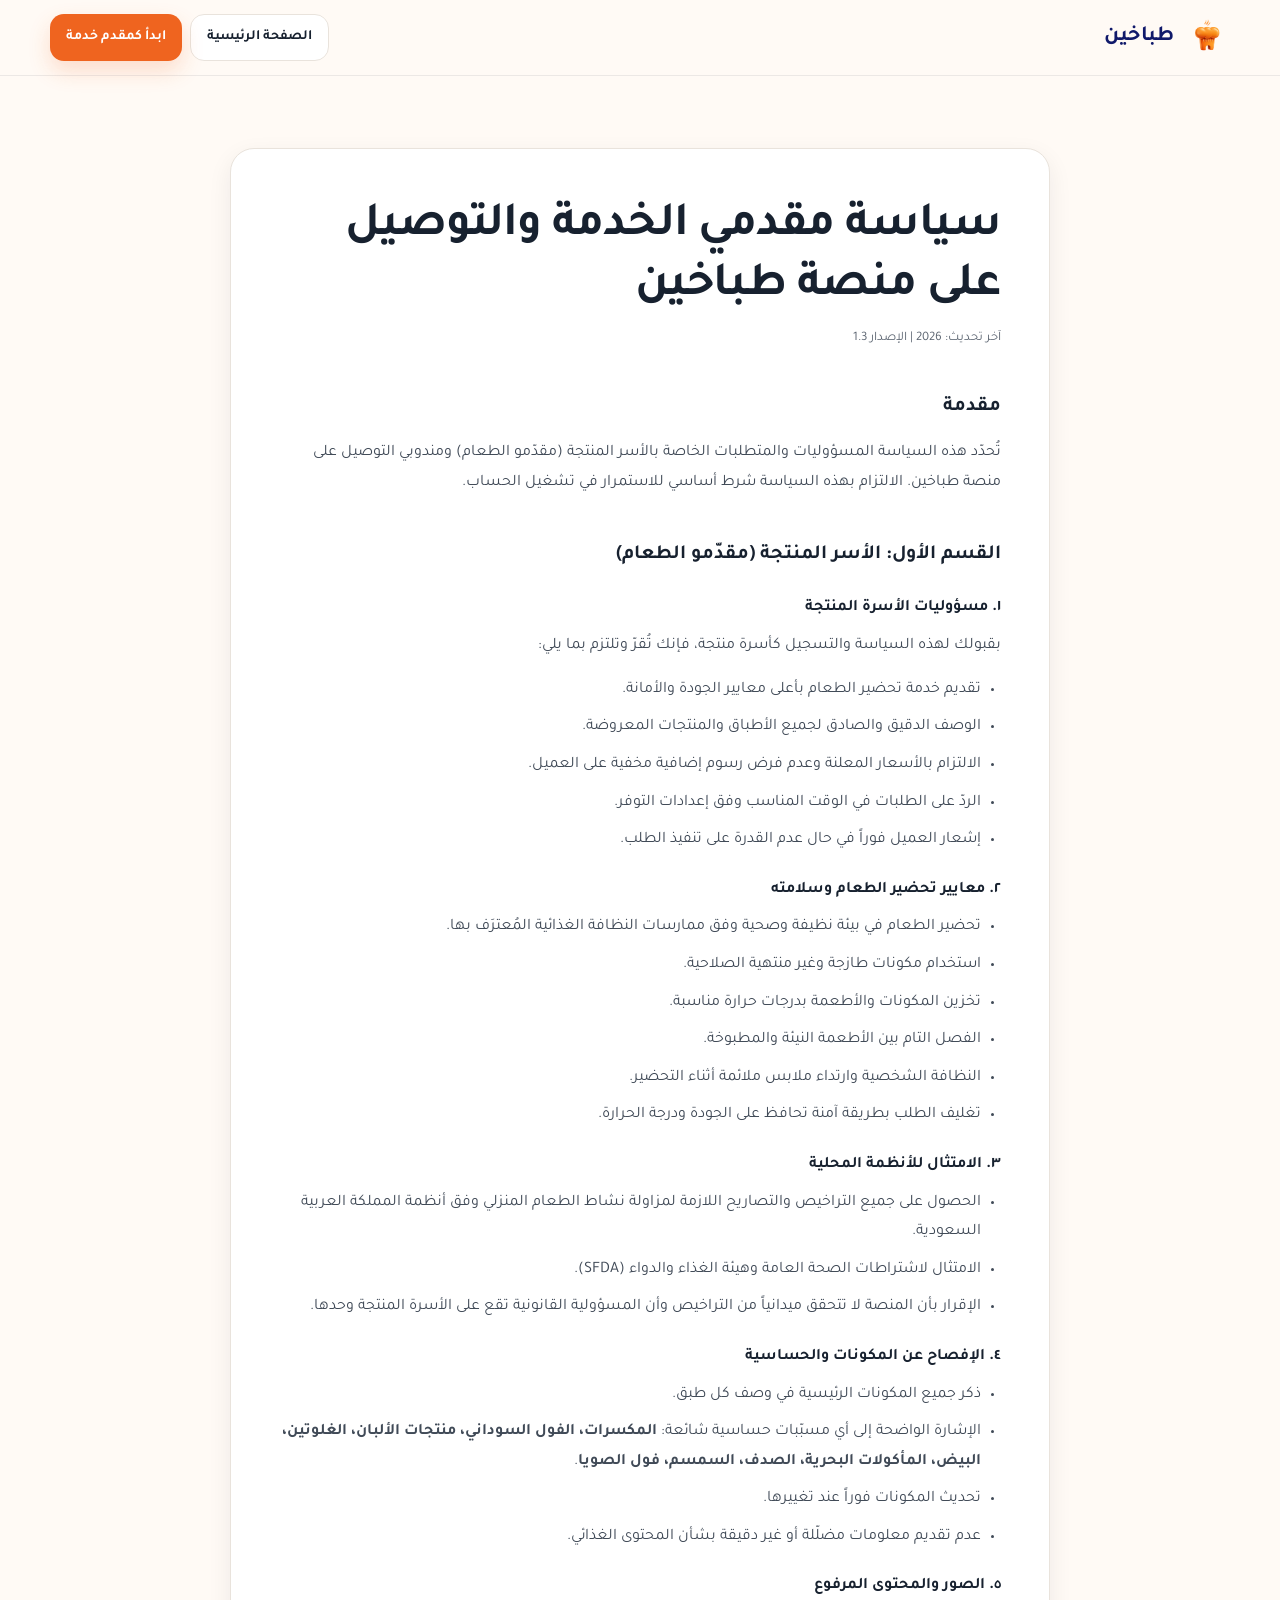
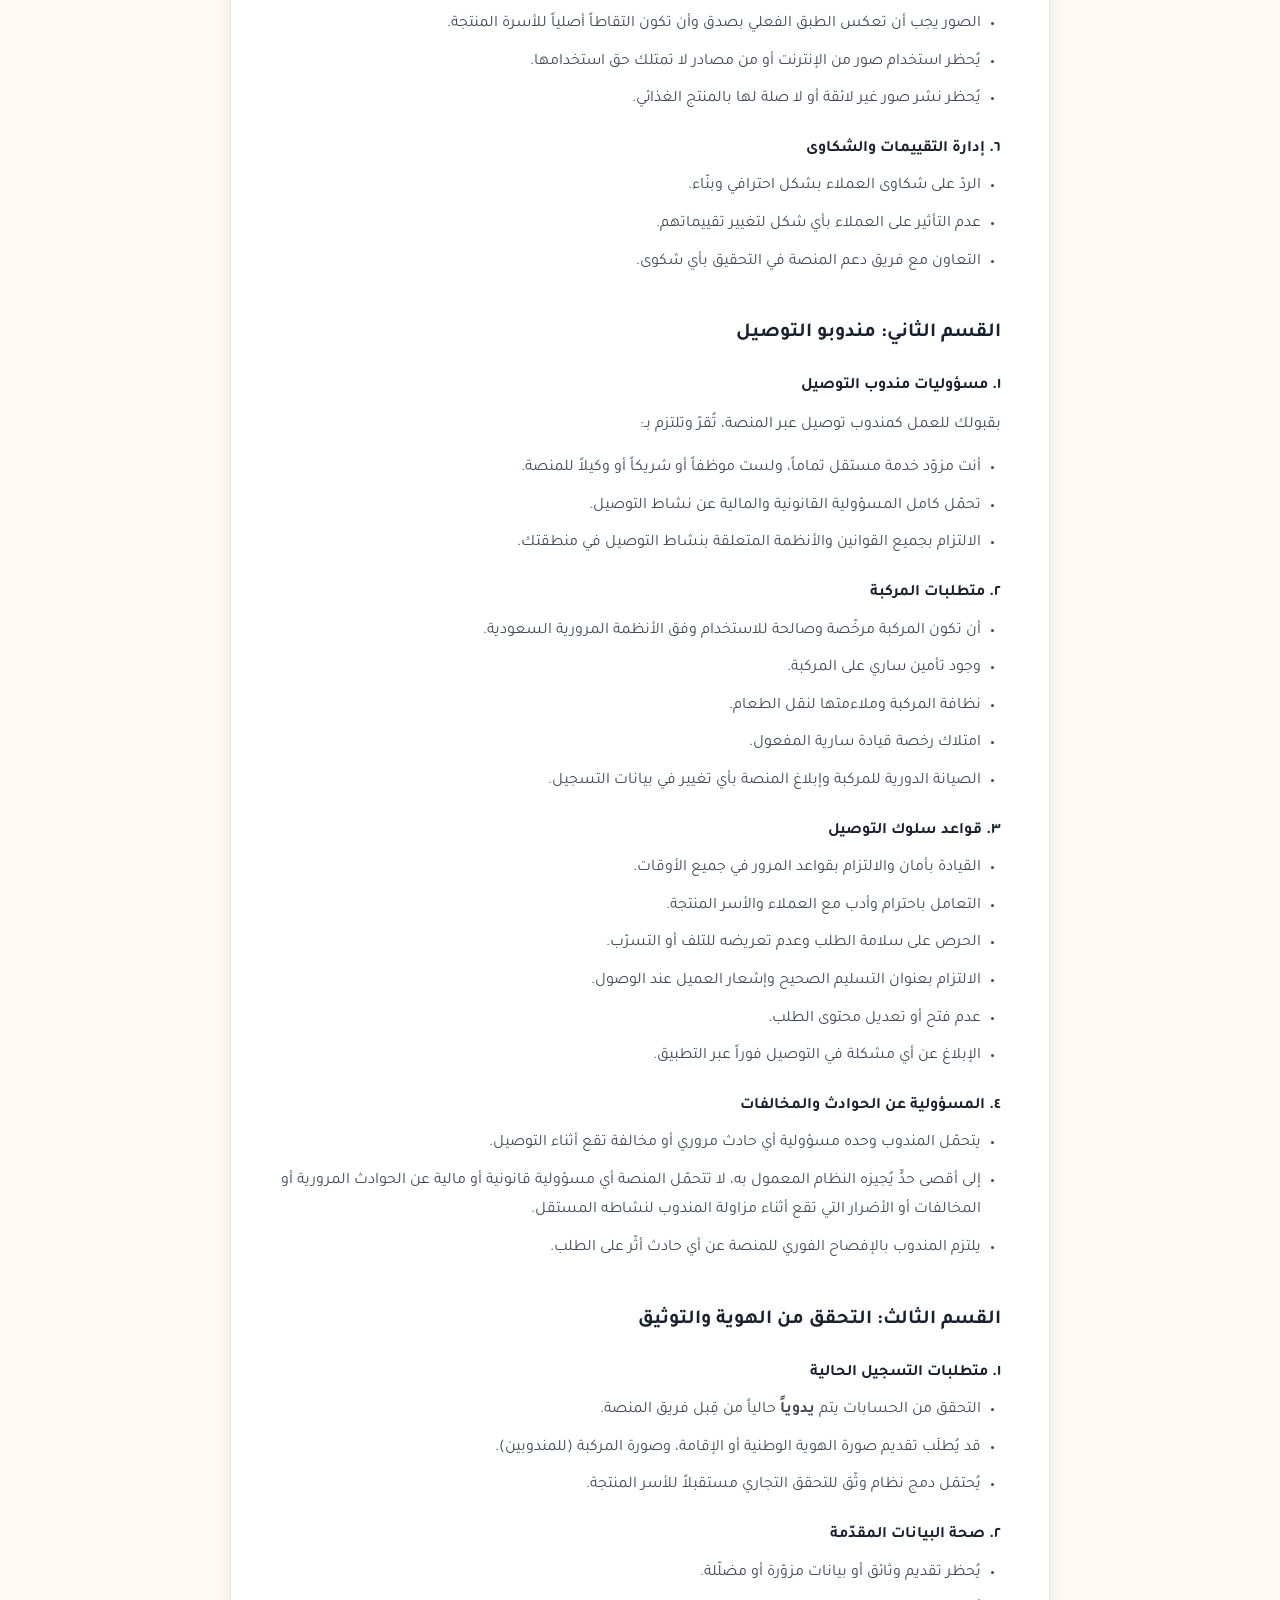
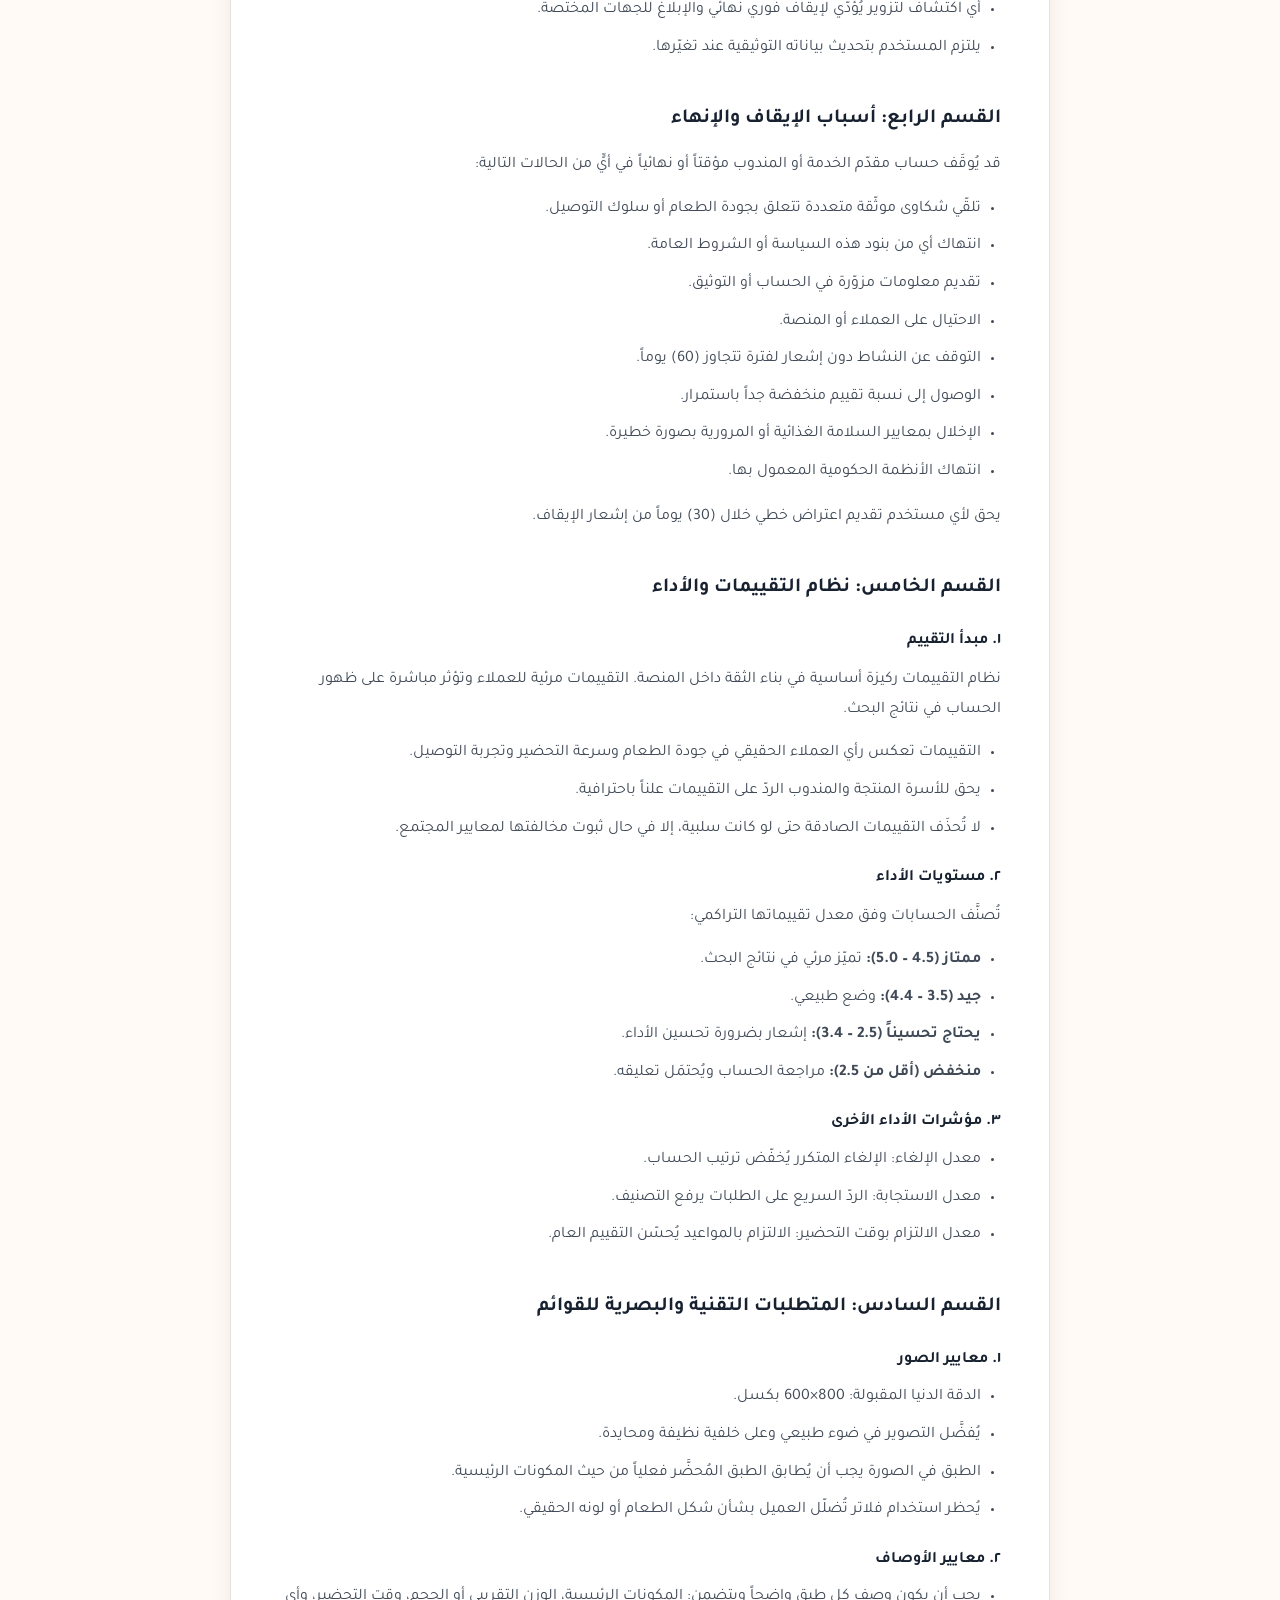
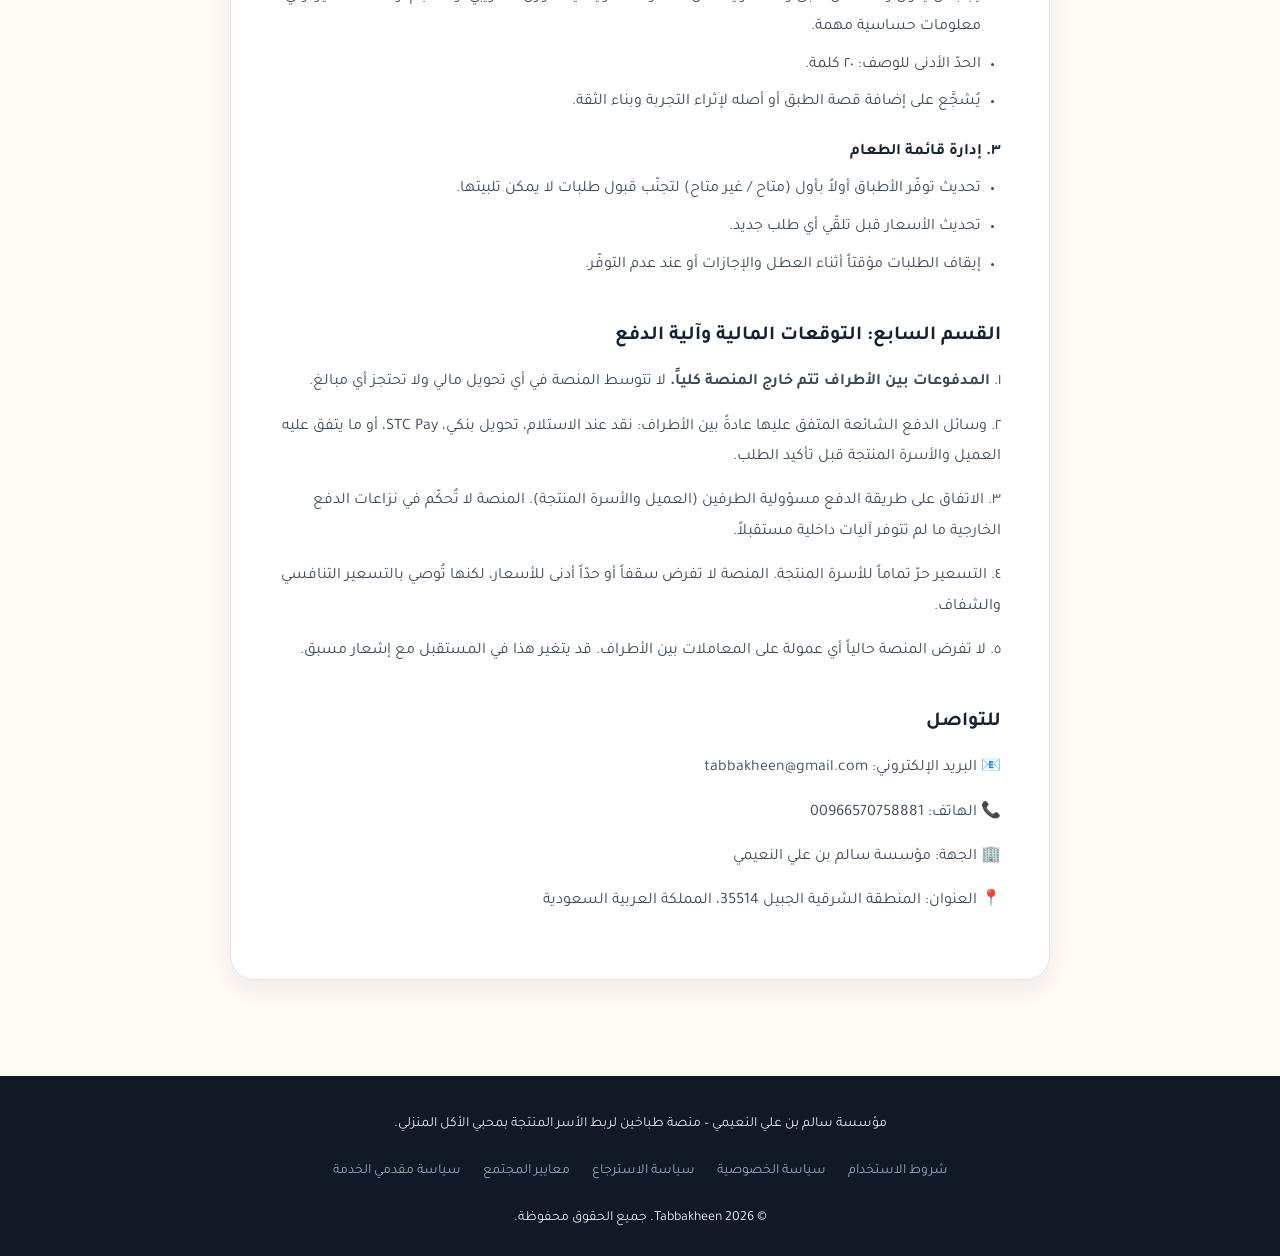
<file: provider-policy/index.html>
<!DOCTYPE html>
<html lang="ar" dir="rtl">
<head>
  <meta charset="UTF-8">
  <meta name="viewport" content="width=device-width, initial-scale=1.0">
  <title>سياسة مقدمي الخدمة والتوصيل – طباخين</title>
  <meta name="description" content="سياسة الأسر المنتجة ومندوبي التوصيل على منصة طباخين. المسؤوليات والمعايير وأسباب إيقاف الحساب.">
  <link rel="preconnect" href="https://fonts.googleapis.com">
  <link rel="preconnect" href="https://fonts.gstatic.com" crossorigin>
  <link href="https://fonts.googleapis.com/css2?family=Tajawal:wght@400;500;700&display=swap" rel="stylesheet">
  <link rel="icon" type="image/png" href="/assets/logo.png">
  <link rel="canonical" href="https://tabbakheen.com/provider-policy/">
  <link rel="stylesheet" href="../legal/legal-20261001.css">
</head>
<body>
<header class="legal-header">
  <div class="legal-header-inner">
    <a href="/" class="legal-brand">
      <img src="/assets/logo.png" alt="شعار طباخين">
      <span>طباخين</span>
    </a>
    <nav class="legal-header-nav">
      <a href="/" class="btn-back">الصفحة الرئيسية</a>
      <a href="/#providers" class="btn-cta">ابدأ كمقدم خدمة</a>
    </nav>
  </div>
</header>
<div class="legal-container">
  <div class="legal-card">
    <h1>سياسة مقدمي الخدمة والتوصيل على منصة طباخين</h1>
    <span class="legal-date">آخر تحديث: 2026 | الإصدار 1.3</span>

    <h2>مقدمة</h2>
    <p>تُحدّد هذه السياسة المسؤوليات والمتطلبات الخاصة بالأسر المنتجة (مقدّمو الطعام) ومندوبي التوصيل على منصة طباخين. الالتزام بهذه السياسة شرط أساسي للاستمرار في تشغيل الحساب.</p>

    <h2>القسم الأول: الأسر المنتجة (مقدّمو الطعام)</h2>

    <h3>١. مسؤوليات الأسرة المنتجة</h3>
    <p>بقبولك لهذه السياسة والتسجيل كأسرة منتجة، فإنك تُقرّ وتلتزم بما يلي:</p>
    <ul>
      <li>تقديم خدمة تحضير الطعام بأعلى معايير الجودة والأمانة.</li>
      <li>الوصف الدقيق والصادق لجميع الأطباق والمنتجات المعروضة.</li>
      <li>الالتزام بالأسعار المعلنة وعدم فرض رسوم إضافية مخفية على العميل.</li>
      <li>الردّ على الطلبات في الوقت المناسب وفق إعدادات التوفر.</li>
      <li>إشعار العميل فوراً في حال عدم القدرة على تنفيذ الطلب.</li>
    </ul>

    <h3>٢. معايير تحضير الطعام وسلامته</h3>
    <ul>
      <li>تحضير الطعام في بيئة نظيفة وصحية وفق ممارسات النظافة الغذائية المُعترَف بها.</li>
      <li>استخدام مكونات طازجة وغير منتهية الصلاحية.</li>
      <li>تخزين المكونات والأطعمة بدرجات حرارة مناسبة.</li>
      <li>الفصل التام بين الأطعمة النيئة والمطبوخة.</li>
      <li>النظافة الشخصية وارتداء ملابس ملائمة أثناء التحضير.</li>
      <li>تغليف الطلب بطريقة آمنة تحافظ على الجودة ودرجة الحرارة.</li>
    </ul>

    <h3>٣. الامتثال للأنظمة المحلية</h3>
    <ul>
      <li>الحصول على جميع التراخيص والتصاريح اللازمة لمزاولة نشاط الطعام المنزلي وفق أنظمة المملكة العربية السعودية.</li>
      <li>الامتثال لاشتراطات الصحة العامة وهيئة الغذاء والدواء (SFDA).</li>
      <li>الإقرار بأن المنصة لا تتحقق ميدانياً من التراخيص وأن المسؤولية القانونية تقع على الأسرة المنتجة وحدها.</li>
    </ul>

    <h3>٤. الإفصاح عن المكونات والحساسية</h3>
    <ul>
      <li>ذكر جميع المكونات الرئيسية في وصف كل طبق.</li>
      <li>الإشارة الواضحة إلى أي مسبّبات حساسية شائعة: <strong>المكسرات، الفول السوداني، منتجات الألبان، الغلوتين، البيض، المأكولات البحرية، الصدف، السمسم، فول الصويا</strong>.</li>
      <li>تحديث المكونات فوراً عند تغييرها.</li>
      <li>عدم تقديم معلومات مضلّلة أو غير دقيقة بشأن المحتوى الغذائي.</li>
    </ul>

    <h3>٥. الصور والمحتوى المرفوع</h3>
    <ul>
      <li>الصور يجب أن تعكس الطبق الفعلي بصدق وأن تكون التقاطاً أصلياً للأسرة المنتجة.</li>
      <li>يُحظر استخدام صور من الإنترنت أو من مصادر لا تمتلك حق استخدامها.</li>
      <li>يُحظر نشر صور غير لائقة أو لا صلة لها بالمنتج الغذائي.</li>
    </ul>

    <h3>٦. إدارة التقييمات والشكاوى</h3>
    <ul>
      <li>الردّ على شكاوى العملاء بشكل احترافي وبنّاء.</li>
      <li>عدم التأثير على العملاء بأي شكل لتغيير تقييماتهم.</li>
      <li>التعاون مع فريق دعم المنصة في التحقيق بأي شكوى.</li>
    </ul>

    <h2>القسم الثاني: مندوبو التوصيل</h2>

    <h3>١. مسؤوليات مندوب التوصيل</h3>
    <p>بقبولك للعمل كمندوب توصيل عبر المنصة، تُقرّ وتلتزم بـ:</p>
    <ul>
      <li>أنت مزوّد خدمة مستقل تماماً، ولست موظفاً أو شريكاً أو وكيلاً للمنصة.</li>
      <li>تحمّل كامل المسؤولية القانونية والمالية عن نشاط التوصيل.</li>
      <li>الالتزام بجميع القوانين والأنظمة المتعلقة بنشاط التوصيل في منطقتك.</li>
    </ul>

    <h3>٢. متطلبات المركبة</h3>
    <ul>
      <li>أن تكون المركبة مرخّصة وصالحة للاستخدام وفق الأنظمة المرورية السعودية.</li>
      <li>وجود تأمين ساري على المركبة.</li>
      <li>نظافة المركبة وملاءمتها لنقل الطعام.</li>
      <li>امتلاك رخصة قيادة سارية المفعول.</li>
      <li>الصيانة الدورية للمركبة وإبلاغ المنصة بأي تغيير في بيانات التسجيل.</li>
    </ul>

    <h3>٣. قواعد سلوك التوصيل</h3>
    <ul>
      <li>القيادة بأمان والالتزام بقواعد المرور في جميع الأوقات.</li>
      <li>التعامل باحترام وأدب مع العملاء والأسر المنتجة.</li>
      <li>الحرص على سلامة الطلب وعدم تعريضه للتلف أو التسرّب.</li>
      <li>الالتزام بعنوان التسليم الصحيح وإشعار العميل عند الوصول.</li>
      <li>عدم فتح أو تعديل محتوى الطلب.</li>
      <li>الإبلاغ عن أي مشكلة في التوصيل فوراً عبر التطبيق.</li>
    </ul>

    <h3>٤. المسؤولية عن الحوادث والمخالفات</h3>
    <ul>
      <li>يتحمّل المندوب وحده مسؤولية أي حادث مروري أو مخالفة تقع أثناء التوصيل.</li>
      <li>إلى أقصى حدٍّ يُجيزه النظام المعمول به، لا تتحمّل المنصة أي مسؤولية قانونية أو مالية عن الحوادث المرورية أو المخالفات أو الأضرار التي تقع أثناء مزاولة المندوب لنشاطه المستقل.</li>
      <li>يلتزم المندوب بالإفصاح الفوري للمنصة عن أي حادث أثّر على الطلب.</li>
    </ul>

    <h2>القسم الثالث: التحقق من الهوية والتوثيق</h2>

    <h3>١. متطلبات التسجيل الحالية</h3>
    <ul>
      <li>التحقق من الحسابات يتم <strong>يدوياً</strong> حالياً من قِبل فريق المنصة.</li>
      <li>قد يُطلَب تقديم صورة الهوية الوطنية أو الإقامة، وصورة المركبة (للمندوبين).</li>
      <li>يُحتمَل دمج نظام وثّق للتحقق التجاري مستقبلاً للأسر المنتجة.</li>
    </ul>

    <h3>٢. صحة البيانات المقدّمة</h3>
    <ul>
      <li>يُحظر تقديم وثائق أو بيانات مزوّرة أو مضلّلة.</li>
      <li>أي اكتشاف لتزوير يُؤدّي لإيقاف فوري نهائي والإبلاغ للجهات المختصة.</li>
      <li>يلتزم المستخدم بتحديث بياناته التوثيقية عند تغيّرها.</li>
    </ul>

    <h2>القسم الرابع: أسباب الإيقاف والإنهاء</h2>
    <p>قد يُوقَف حساب مقدّم الخدمة أو المندوب مؤقتاً أو نهائياً في أيٍّ من الحالات التالية:</p>
    <ul>
      <li>تلقّي شكاوى موثّقة متعددة تتعلق بجودة الطعام أو سلوك التوصيل.</li>
      <li>انتهاك أي من بنود هذه السياسة أو الشروط العامة.</li>
      <li>تقديم معلومات مزوّرة في الحساب أو التوثيق.</li>
      <li>الاحتيال على العملاء أو المنصة.</li>
      <li>التوقف عن النشاط دون إشعار لفترة تتجاوز (60) يوماً.</li>
      <li>الوصول إلى نسبة تقييم منخفضة جداً باستمرار.</li>
      <li>الإخلال بمعايير السلامة الغذائية أو المرورية بصورة خطيرة.</li>
      <li>انتهاك الأنظمة الحكومية المعمول بها.</li>
    </ul>
    <p>يحق لأي مستخدم تقديم اعتراض خطي خلال (30) يوماً من إشعار الإيقاف.</p>


    <h2>القسم الخامس: نظام التقييمات والأداء</h2>

    <h3>١. مبدأ التقييم</h3>
    <p>نظام التقييمات ركيزة أساسية في بناء الثقة داخل المنصة. التقييمات مرئية للعملاء وتؤثر مباشرة على ظهور الحساب في نتائج البحث.</p>
    <ul>
      <li>التقييمات تعكس رأي العملاء الحقيقي في جودة الطعام وسرعة التحضير وتجربة التوصيل.</li>
      <li>يحق للأسرة المنتجة والمندوب الردّ على التقييمات علناً باحترافية.</li>
      <li>لا تُحذَف التقييمات الصادقة حتى لو كانت سلبية، إلا في حال ثبوت مخالفتها لمعايير المجتمع.</li>
    </ul>

    <h3>٢. مستويات الأداء</h3>
    <p>تُصنَّف الحسابات وفق معدل تقييماتها التراكمي:</p>
    <ul>
      <li><strong>ممتاز (4.5 – 5.0):</strong> تميّز مرئي في نتائج البحث.</li>
      <li><strong>جيد (3.5 – 4.4):</strong> وضع طبيعي.</li>
      <li><strong>يحتاج تحسيناً (2.5 – 3.4):</strong> إشعار بضرورة تحسين الأداء.</li>
      <li><strong>منخفض (أقل من 2.5):</strong> مراجعة الحساب ويُحتمَل تعليقه.</li>
    </ul>

    <h3>٣. مؤشرات الأداء الأخرى</h3>
    <ul>
      <li>معدل الإلغاء: الإلغاء المتكرر يُخفّض ترتيب الحساب.</li>
      <li>معدل الاستجابة: الردّ السريع على الطلبات يرفع التصنيف.</li>
      <li>معدل الالتزام بوقت التحضير: الالتزام بالمواعيد يُحسّن التقييم العام.</li>
    </ul>

    <h2>القسم السادس: المتطلبات التقنية والبصرية للقوائم</h2>

    <h3>١. معايير الصور</h3>
    <ul>
      <li>الدقة الدنيا المقبولة: 800×600 بكسل.</li>
      <li>يُفضَّل التصوير في ضوء طبيعي وعلى خلفية نظيفة ومحايدة.</li>
      <li>الطبق في الصورة يجب أن يُطابق الطبق المُحضَّر فعلياً من حيث المكونات الرئيسية.</li>
      <li>يُحظر استخدام فلاتر تُضلّل العميل بشأن شكل الطعام أو لونه الحقيقي.</li>
    </ul>

    <h3>٢. معايير الأوصاف</h3>
    <ul>
      <li>يجب أن يكون وصف كل طبق واضحاً ويتضمن: المكونات الرئيسية، الوزن التقريبي أو الحجم، وقت التحضير، وأي معلومات حساسية مهمة.</li>
      <li>الحدّ الأدنى للوصف: ٢٠ كلمة.</li>
      <li>يُشجَّع على إضافة قصة الطبق أو أصله لإثراء التجربة وبناء الثقة.</li>
    </ul>

    <h3>٣. إدارة قائمة الطعام</h3>
    <ul>
      <li>تحديث توفّر الأطباق أولاً بأول (متاح / غير متاح) لتجنّب قبول طلبات لا يمكن تلبيتها.</li>
      <li>تحديث الأسعار قبل تلقّي أي طلب جديد.</li>
      <li>إيقاف الطلبات مؤقتاً أثناء العطل والإجازات أو عند عدم التوفّر.</li>
    </ul>

    <h2>القسم السابع: التوقعات المالية وآلية الدفع</h2>
    <p>١. <strong>المدفوعات بين الأطراف تتم خارج المنصة كلياً.</strong> لا تتوسط المنصة في أي تحويل مالي ولا تحتجز أي مبالغ.</p>
    <p>٢. وسائل الدفع الشائعة المتفق عليها عادةً بين الأطراف: نقد عند الاستلام، تحويل بنكي، STC Pay، أو ما يتفق عليه العميل والأسرة المنتجة قبل تأكيد الطلب.</p>
    <p>٣. الاتفاق على طريقة الدفع مسؤولية الطرفين (العميل والأسرة المنتجة). المنصة لا تُحكّم في نزاعات الدفع الخارجية ما لم تتوفر آليات داخلية مستقبلاً.</p>
    <p>٤. التسعير حرّ تماماً للأسرة المنتجة. المنصة لا تفرض سقفاً أو حدّاً أدنى للأسعار، لكنها تُوصي بالتسعير التنافسي والشفاف.</p>
    <p>٥. لا تفرض المنصة حالياً أي عمولة على المعاملات بين الأطراف. قد يتغير هذا في المستقبل مع إشعار مسبق.</p>

    <h2>للتواصل</h2>
    <p>📧 البريد الإلكتروني: <a href="mailto:tabbakheen@gmail.com">tabbakheen@gmail.com</a></p>
    <p>📞 الهاتف: <a href="tel:+966570758881">00966570758881</a></p>
    <p>🏢 الجهة: مؤسسة سالم بن علي النعيمي</p>
    <p>📍 العنوان: المنطقة الشرقية الجبيل 35514، المملكة العربية السعودية</p>
  </div>
</div>
<footer class="legal-footer">
  <div class="legal-footer-inner">
    <p>مؤسسة سالم بن علي النعيمي – منصة طباخين لربط الأسر المنتجة بمحبي الأكل المنزلي.</p>
    <div class="legal-footer-links">
      <a href="/terms/">شروط الاستخدام</a>
      <a href="/privacy/">سياسة الخصوصية</a>
      <a href="/refund-policy/">سياسة الاسترجاع</a>
      <a href="/community-guidelines/">معايير المجتمع</a>
      <a href="/provider-policy/">سياسة مقدمي الخدمة</a>
    </div>
    <p>© 2026 Tabbakheen. جميع الحقوق محفوظة.</p>
  </div>
</footer>
</body>
</html>
</file>
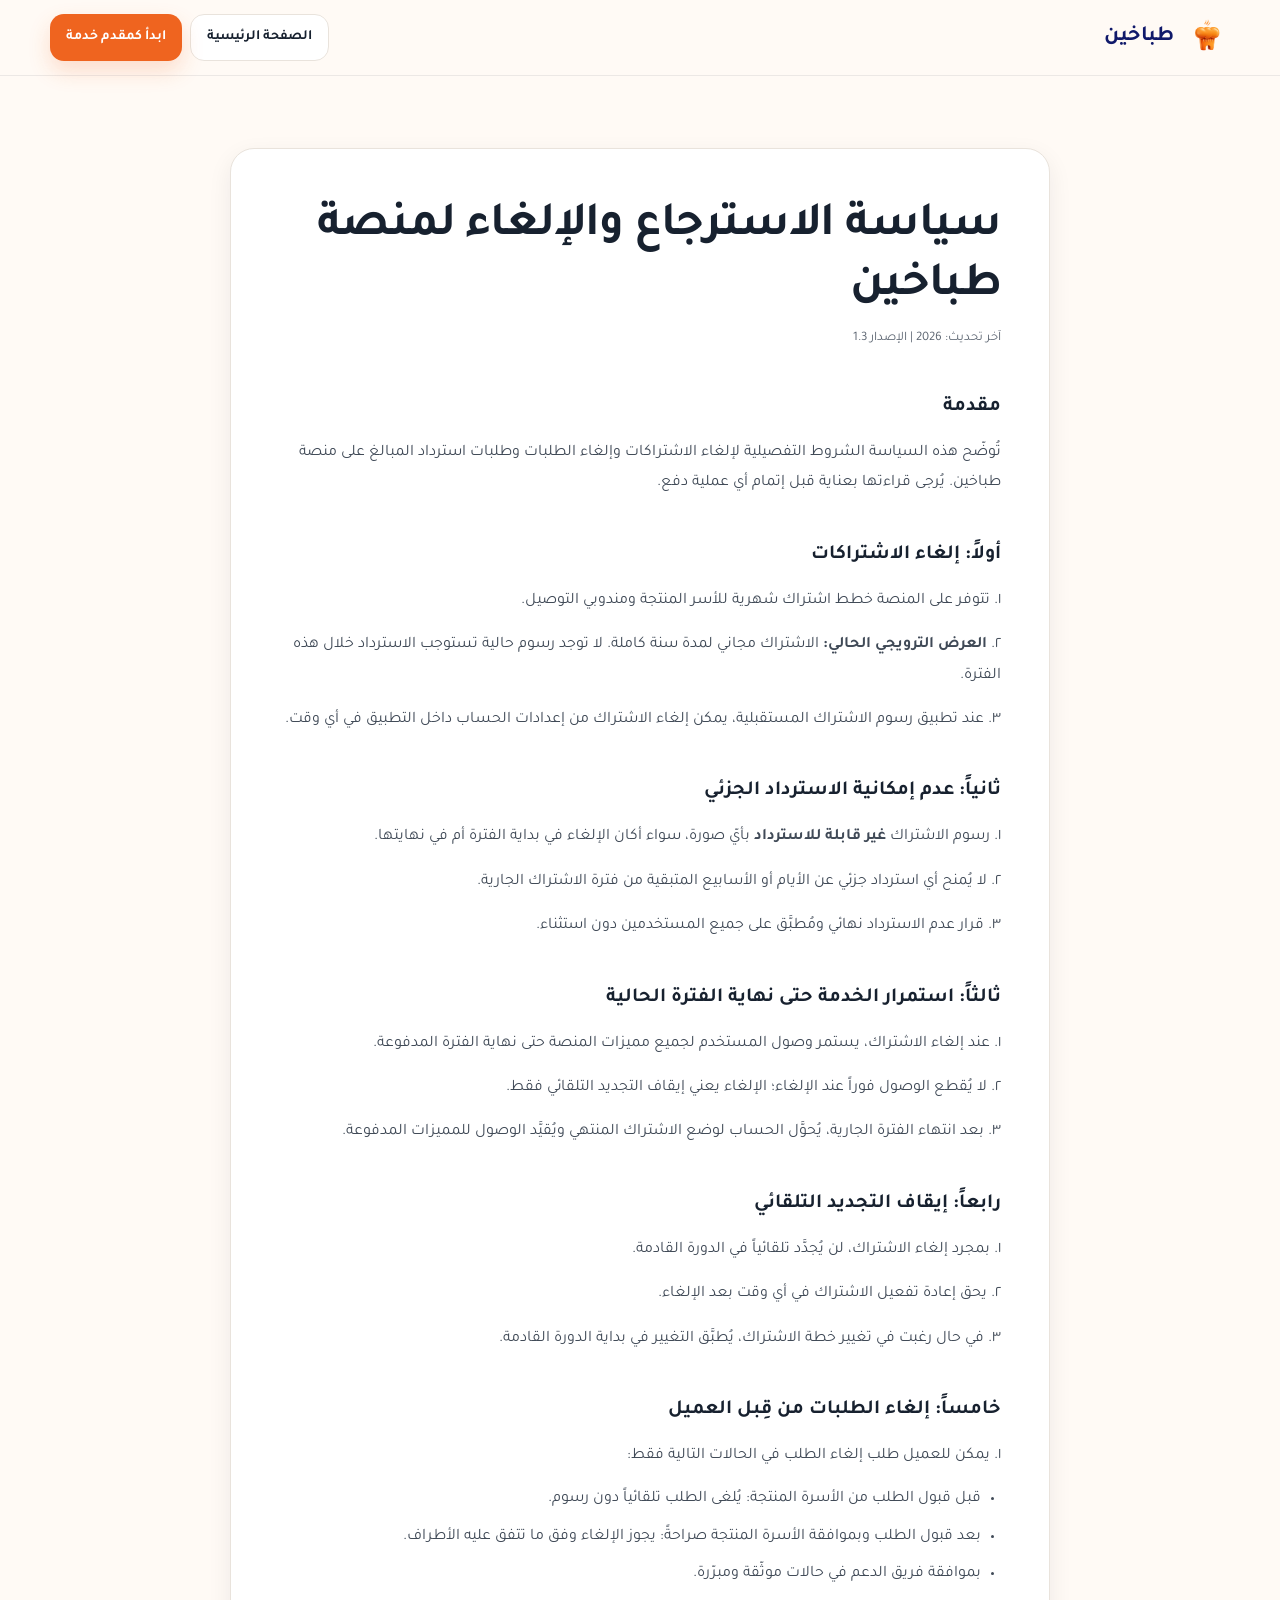
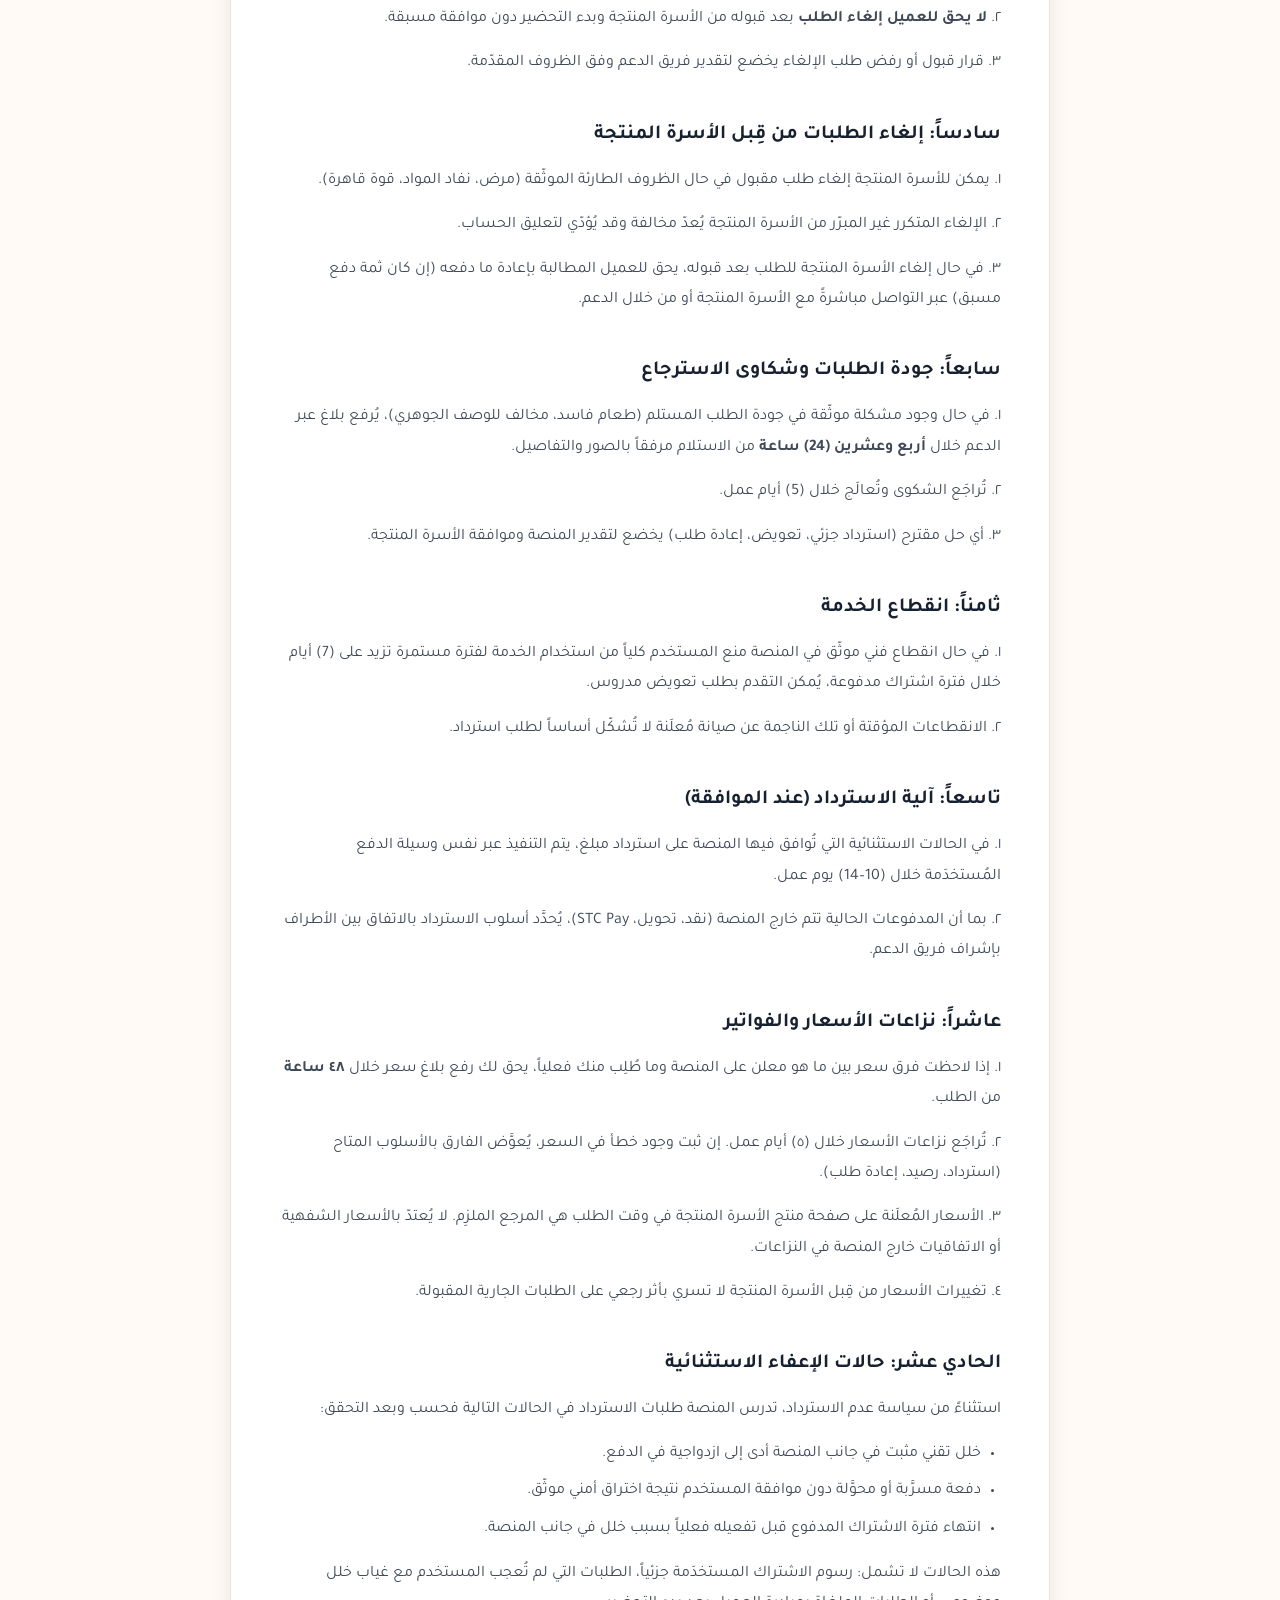
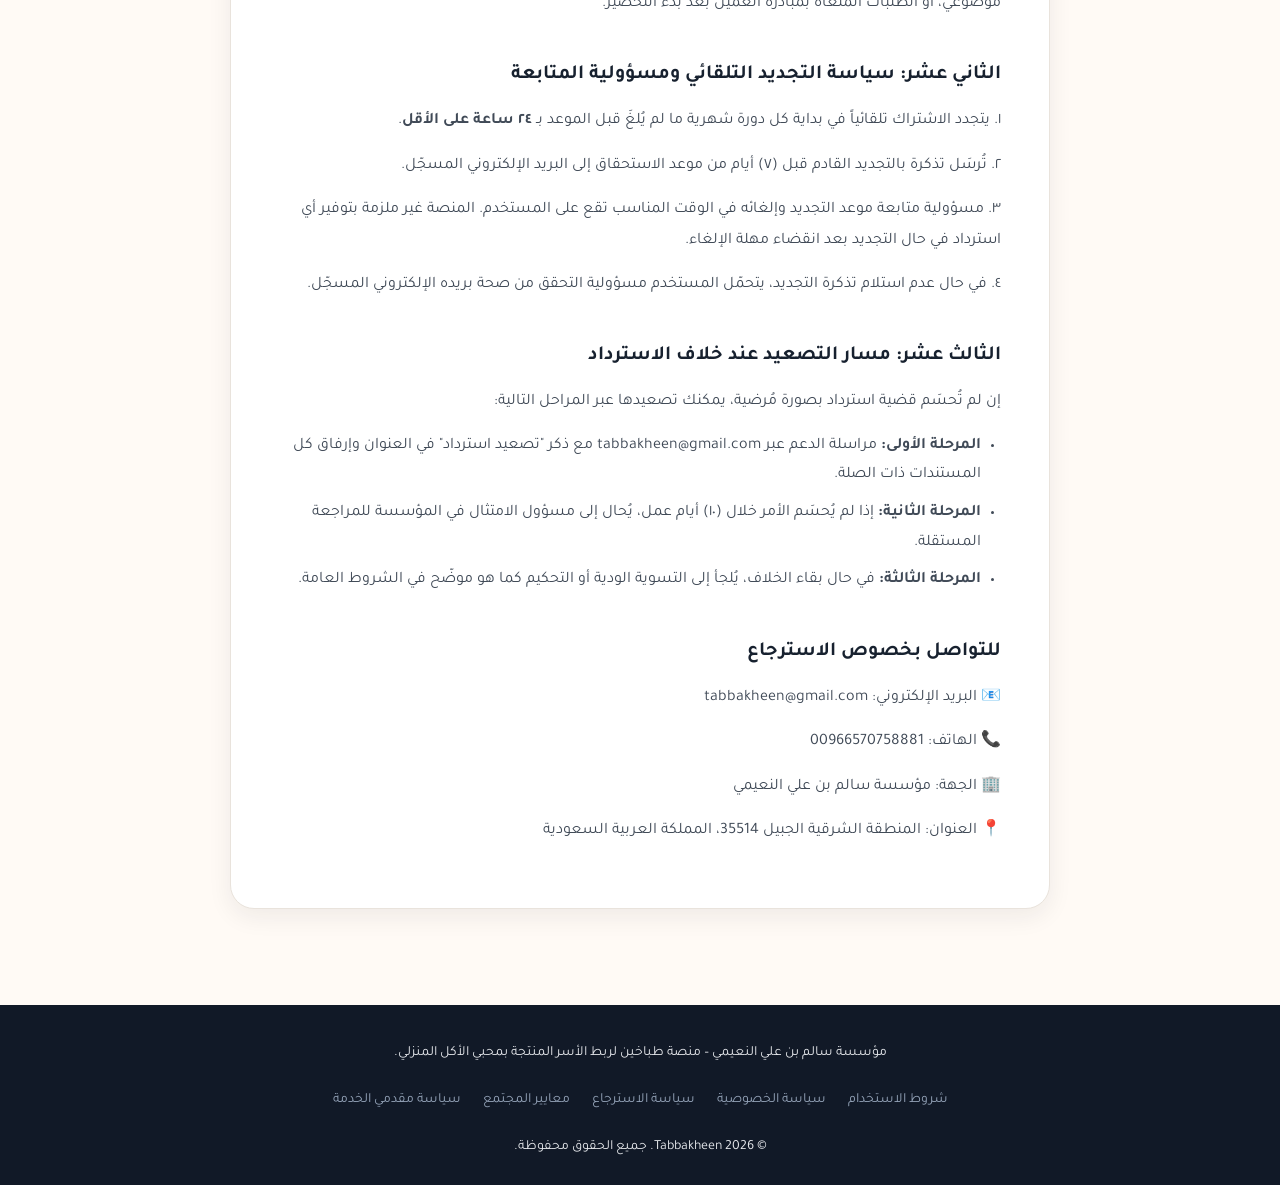
<file: refund-policy/index.html>
<!DOCTYPE html>
<html lang="ar" dir="rtl">
<head>
  <meta charset="UTF-8">
  <meta name="viewport" content="width=device-width, initial-scale=1.0">
  <title>سياسة الاسترجاع والإلغاء – طباخين</title>
  <meta name="description" content="سياسة الاسترجاع والإلغاء الكاملة لمنصة طباخين. تفاصيل إلغاء الاشتراكات والطلبات وشروط الاسترداد.">
  <link rel="preconnect" href="https://fonts.googleapis.com">
  <link rel="preconnect" href="https://fonts.gstatic.com" crossorigin>
  <link href="https://fonts.googleapis.com/css2?family=Tajawal:wght@400;500;700&display=swap" rel="stylesheet">
  <link rel="icon" type="image/png" href="/assets/logo.png">
  <link rel="canonical" href="https://tabbakheen.com/refund-policy/">
  <link rel="stylesheet" href="../legal/legal-20261001.css">
</head>
<body>
<header class="legal-header">
  <div class="legal-header-inner">
    <a href="/" class="legal-brand">
      <img src="/assets/logo.png" alt="شعار طباخين">
      <span>طباخين</span>
    </a>
    <nav class="legal-header-nav">
      <a href="/" class="btn-back">الصفحة الرئيسية</a>
      <a href="/#providers" class="btn-cta">ابدأ كمقدم خدمة</a>
    </nav>
  </div>
</header>
<div class="legal-container">
  <div class="legal-card">
    <h1>سياسة الاسترجاع والإلغاء لمنصة طباخين</h1>
    <span class="legal-date">آخر تحديث: 2026 | الإصدار 1.3</span>

    <h2>مقدمة</h2>
    <p>تُوضّح هذه السياسة الشروط التفصيلية لإلغاء الاشتراكات وإلغاء الطلبات وطلبات استرداد المبالغ على منصة طباخين. يُرجى قراءتها بعناية قبل إتمام أي عملية دفع.</p>

    <h2>أولاً: إلغاء الاشتراكات</h2>
    <p>١. تتوفر على المنصة خطط اشتراك شهرية للأسر المنتجة ومندوبي التوصيل.</p>
    <p>٢. <strong>العرض الترويجي الحالي:</strong> الاشتراك مجاني لمدة سنة كاملة. لا توجد رسوم حالية تستوجب الاسترداد خلال هذه الفترة.</p>
    <p>٣. عند تطبيق رسوم الاشتراك المستقبلية، يمكن إلغاء الاشتراك من إعدادات الحساب داخل التطبيق في أي وقت.</p>

    <h2>ثانياً: عدم إمكانية الاسترداد الجزئي</h2>
    <p>١. رسوم الاشتراك <strong>غير قابلة للاسترداد</strong> بأيّ صورة، سواء أكان الإلغاء في بداية الفترة أم في نهايتها.</p>
    <p>٢. لا يُمنح أي استرداد جزئي عن الأيام أو الأسابيع المتبقية من فترة الاشتراك الجارية.</p>
    <p>٣. قرار عدم الاسترداد نهائي ومُطبَّق على جميع المستخدمين دون استثناء.</p>

    <h2>ثالثاً: استمرار الخدمة حتى نهاية الفترة الحالية</h2>
    <p>١. عند إلغاء الاشتراك، يستمر وصول المستخدم لجميع مميزات المنصة حتى نهاية الفترة المدفوعة.</p>
    <p>٢. لا يُقطع الوصول فوراً عند الإلغاء؛ الإلغاء يعني إيقاف التجديد التلقائي فقط.</p>
    <p>٣. بعد انتهاء الفترة الجارية، يُحوَّل الحساب لوضع الاشتراك المنتهي ويُقيَّد الوصول للمميزات المدفوعة.</p>

    <h2>رابعاً: إيقاف التجديد التلقائي</h2>
    <p>١. بمجرد إلغاء الاشتراك، لن يُجدَّد تلقائياً في الدورة القادمة.</p>
    <p>٢. يحق إعادة تفعيل الاشتراك في أي وقت بعد الإلغاء.</p>
    <p>٣. في حال رغبت في تغيير خطة الاشتراك، يُطبَّق التغيير في بداية الدورة القادمة.</p>

    <h2>خامساً: إلغاء الطلبات من قِبل العميل</h2>
    <p>١. يمكن للعميل طلب إلغاء الطلب في الحالات التالية فقط:</p>
    <ul>
      <li>قبل قبول الطلب من الأسرة المنتجة: يُلغى الطلب تلقائياً دون رسوم.</li>
      <li>بعد قبول الطلب وبموافقة الأسرة المنتجة صراحةً: يجوز الإلغاء وفق ما تتفق عليه الأطراف.</li>
      <li>بموافقة فريق الدعم في حالات موثّقة ومبرّرة.</li>
    </ul>
    <p>٢. <strong>لا يحق للعميل إلغاء الطلب</strong> بعد قبوله من الأسرة المنتجة وبدء التحضير دون موافقة مسبقة.</p>
    <p>٣. قرار قبول أو رفض طلب الإلغاء يخضع لتقدير فريق الدعم وفق الظروف المقدّمة.</p>

    <h2>سادساً: إلغاء الطلبات من قِبل الأسرة المنتجة</h2>
    <p>١. يمكن للأسرة المنتجة إلغاء طلب مقبول في حال الظروف الطارئة الموثّقة (مرض، نفاد المواد، قوة قاهرة).</p>
    <p>٢. الإلغاء المتكرر غير المبرّر من الأسرة المنتجة يُعدّ مخالفة وقد يُؤدّي لتعليق الحساب.</p>
    <p>٣. في حال إلغاء الأسرة المنتجة للطلب بعد قبوله، يحق للعميل المطالبة بإعادة ما دفعه (إن كان ثمة دفع مسبق) عبر التواصل مباشرةً مع الأسرة المنتجة أو من خلال الدعم.</p>

    <h2>سابعاً: جودة الطلبات وشكاوى الاسترجاع</h2>
    <p>١. في حال وجود مشكلة موثّقة في جودة الطلب المستلم (طعام فاسد، مخالف للوصف الجوهري)، يُرفع بلاغ عبر الدعم خلال <strong>أربع وعشرين (24) ساعة</strong> من الاستلام مرفقاً بالصور والتفاصيل.</p>
    <p>٢. تُراجَع الشكوى وتُعالَج خلال (5) أيام عمل.</p>
    <p>٣. أي حل مقترح (استرداد جزئي، تعويض، إعادة طلب) يخضع لتقدير المنصة وموافقة الأسرة المنتجة.</p>

    <h2>ثامناً: انقطاع الخدمة</h2>
    <p>١. في حال انقطاع فني موثّق في المنصة منع المستخدم كلياً من استخدام الخدمة لفترة مستمرة تزيد على (7) أيام خلال فترة اشتراك مدفوعة، يُمكن التقدم بطلب تعويض مدروس.</p>
    <p>٢. الانقطاعات المؤقتة أو تلك الناجمة عن صيانة مُعلَنة لا تُشكّل أساساً لطلب استرداد.</p>

    <h2>تاسعاً: آلية الاسترداد (عند الموافقة)</h2>
    <p>١. في الحالات الاستثنائية التي تُوافق فيها المنصة على استرداد مبلغ، يتم التنفيذ عبر نفس وسيلة الدفع المُستخدَمة خلال (10–14) يوم عمل.</p>
    <p>٢. بما أن المدفوعات الحالية تتم خارج المنصة (نقد، تحويل، STC Pay)، يُحدَّد أسلوب الاسترداد بالاتفاق بين الأطراف بإشراف فريق الدعم.</p>


    <h2>عاشراً: نزاعات الأسعار والفواتير</h2>
    <p>١. إذا لاحظت فرق سعر بين ما هو معلن على المنصة وما طُلِب منك فعلياً، يحق لك رفع بلاغ سعر خلال <strong>٤٨ ساعة</strong> من الطلب.</p>
    <p>٢. تُراجَع نزاعات الأسعار خلال (٥) أيام عمل. إن ثبت وجود خطأ في السعر، يُعوَّض الفارق بالأسلوب المتاح (استرداد، رصيد، إعادة طلب).</p>
    <p>٣. الأسعار المُعلَنة على صفحة منتج الأسرة المنتجة في وقت الطلب هي المرجع الملزِم. لا يُعتدّ بالأسعار الشفهية أو الاتفاقيات خارج المنصة في النزاعات.</p>
    <p>٤. تغييرات الأسعار من قِبل الأسرة المنتجة لا تسري بأثر رجعي على الطلبات الجارية المقبولة.</p>

    <h2>الحادي عشر: حالات الإعفاء الاستثنائية</h2>
    <p>استثناءً من سياسة عدم الاسترداد، تدرس المنصة طلبات الاسترداد في الحالات التالية فحسب وبعد التحقق:</p>
    <ul>
      <li>خلل تقني مثبت في جانب المنصة أدى إلى ازدواجية في الدفع.</li>
      <li>دفعة مسرَّبة أو محوَّلة دون موافقة المستخدم نتيجة اختراق أمني موثّق.</li>
      <li>انتهاء فترة الاشتراك المدفوع قبل تفعيله فعلياً بسبب خلل في جانب المنصة.</li>
    </ul>
    <p>هذه الحالات لا تشمل: رسوم الاشتراك المستخدَمة جزئياً، الطلبات التي لم تُعجب المستخدم مع غياب خلل موضوعي، أو الطلبات الملغاة بمبادرة العميل بعد بدء التحضير.</p>

    <h2>الثاني عشر: سياسة التجديد التلقائي ومسؤولية المتابعة</h2>
    <p>١. يتجدد الاشتراك تلقائياً في بداية كل دورة شهرية ما لم يُلغَ قبل الموعد بـ <strong>٢٤ ساعة على الأقل</strong>.</p>
    <p>٢. تُرسَل تذكرة بالتجديد القادم قبل (٧) أيام من موعد الاستحقاق إلى البريد الإلكتروني المسجّل.</p>
    <p>٣. مسؤولية متابعة موعد التجديد وإلغائه في الوقت المناسب تقع على المستخدم. المنصة غير ملزمة بتوفير أي استرداد في حال التجديد بعد انقضاء مهلة الإلغاء.</p>
    <p>٤. في حال عدم استلام تذكرة التجديد، يتحمّل المستخدم مسؤولية التحقق من صحة بريده الإلكتروني المسجّل.</p>

    <h2>الثالث عشر: مسار التصعيد عند خلاف الاسترداد</h2>
    <p>إن لم تُحسَم قضية استرداد بصورة مُرضية، يمكنك تصعيدها عبر المراحل التالية:</p>
    <ul>
      <li><strong>المرحلة الأولى:</strong> مراسلة الدعم عبر <a href="mailto:tabbakheen@gmail.com">tabbakheen@gmail.com</a> مع ذكر "تصعيد استرداد" في العنوان وإرفاق كل المستندات ذات الصلة.</li>
      <li><strong>المرحلة الثانية:</strong> إذا لم يُحسَم الأمر خلال (١٠) أيام عمل، يُحال إلى مسؤول الامتثال في المؤسسة للمراجعة المستقلة.</li>
      <li><strong>المرحلة الثالثة:</strong> في حال بقاء الخلاف، يُلجأ إلى التسوية الودية أو التحكيم كما هو موضّح في الشروط العامة.</li>
    </ul>

    <h2>للتواصل بخصوص الاسترجاع</h2>
    <p>📧 البريد الإلكتروني: <a href="mailto:tabbakheen@gmail.com">tabbakheen@gmail.com</a></p>
    <p>📞 الهاتف: <a href="tel:+966570758881">00966570758881</a></p>
    <p>🏢 الجهة: مؤسسة سالم بن علي النعيمي</p>
    <p>📍 العنوان: المنطقة الشرقية الجبيل 35514، المملكة العربية السعودية</p>
  </div>
</div>
<footer class="legal-footer">
  <div class="legal-footer-inner">
    <p>مؤسسة سالم بن علي النعيمي – منصة طباخين لربط الأسر المنتجة بمحبي الأكل المنزلي.</p>
    <div class="legal-footer-links">
      <a href="/terms/">شروط الاستخدام</a>
      <a href="/privacy/">سياسة الخصوصية</a>
      <a href="/refund-policy/">سياسة الاسترجاع</a>
      <a href="/community-guidelines/">معايير المجتمع</a>
      <a href="/provider-policy/">سياسة مقدمي الخدمة</a>
    </div>
    <p>© 2026 Tabbakheen. جميع الحقوق محفوظة.</p>
  </div>
</footer>
</body>
</html>
</file>
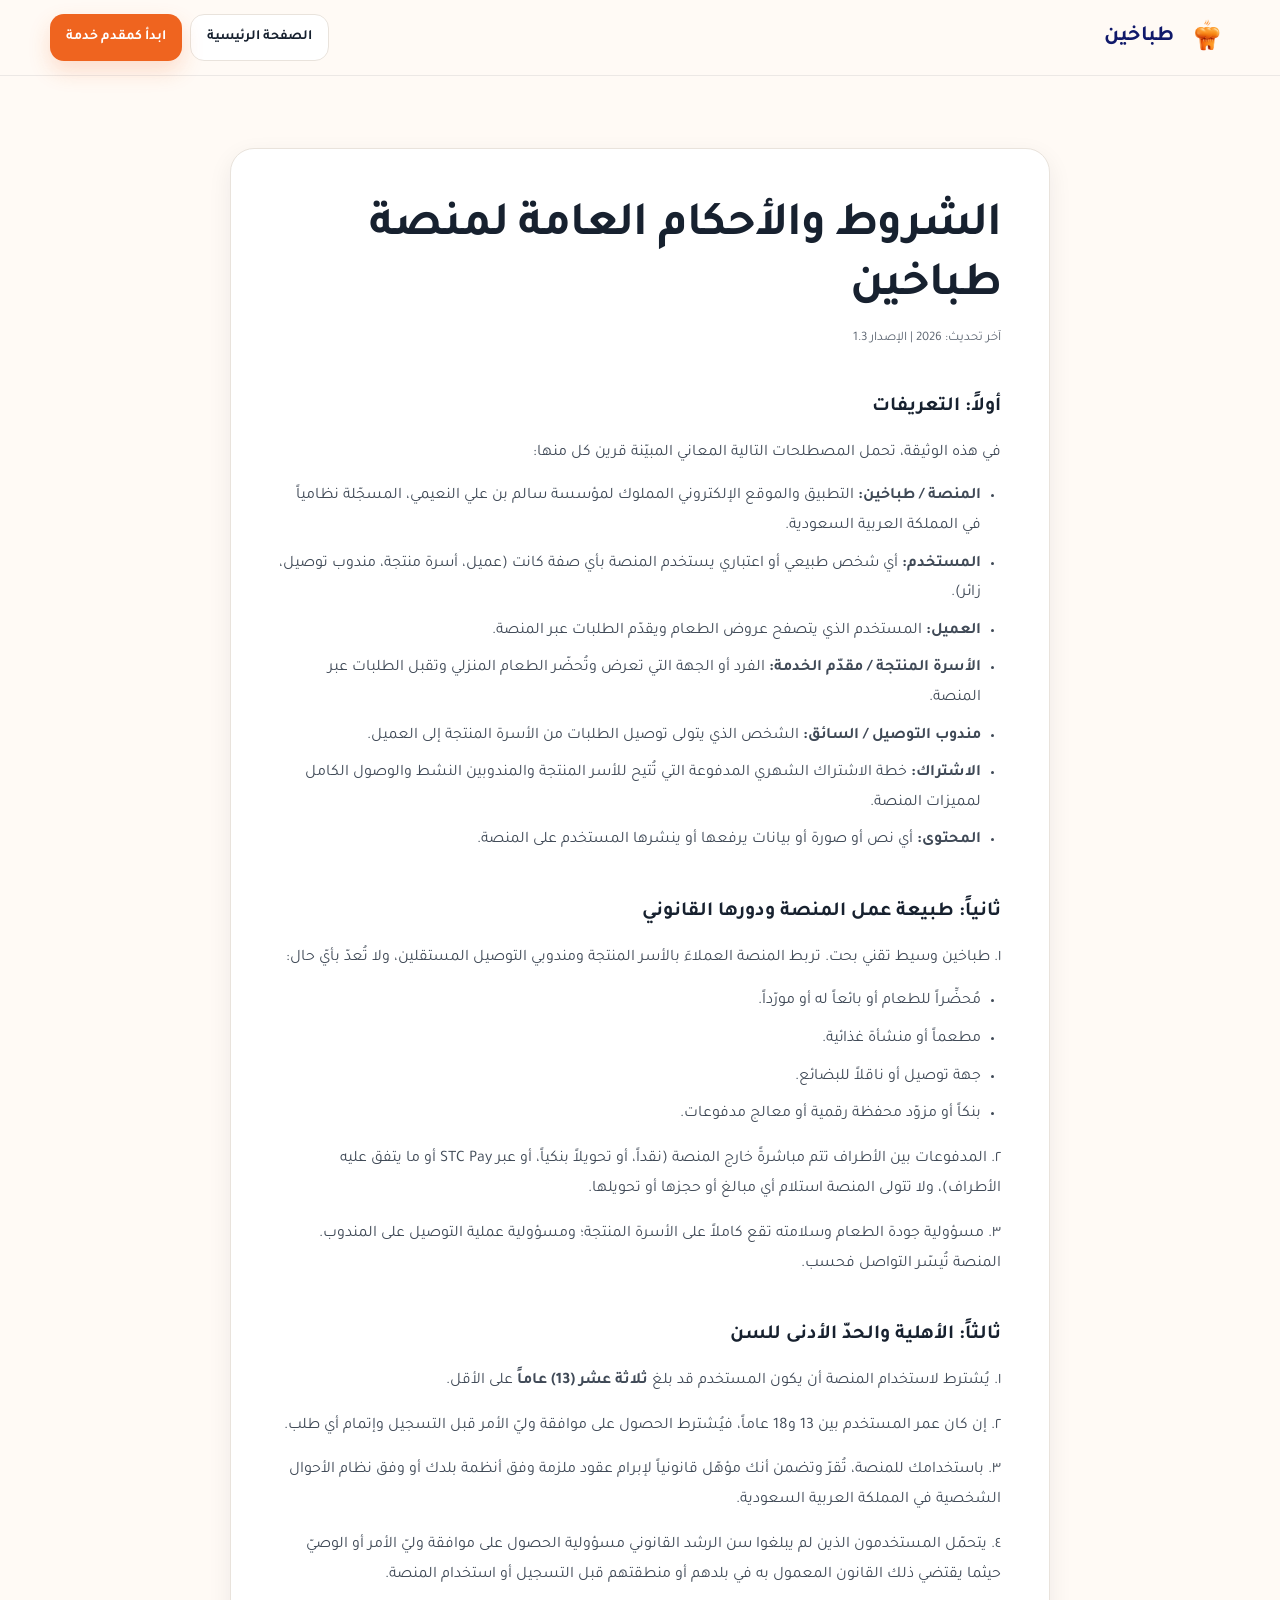
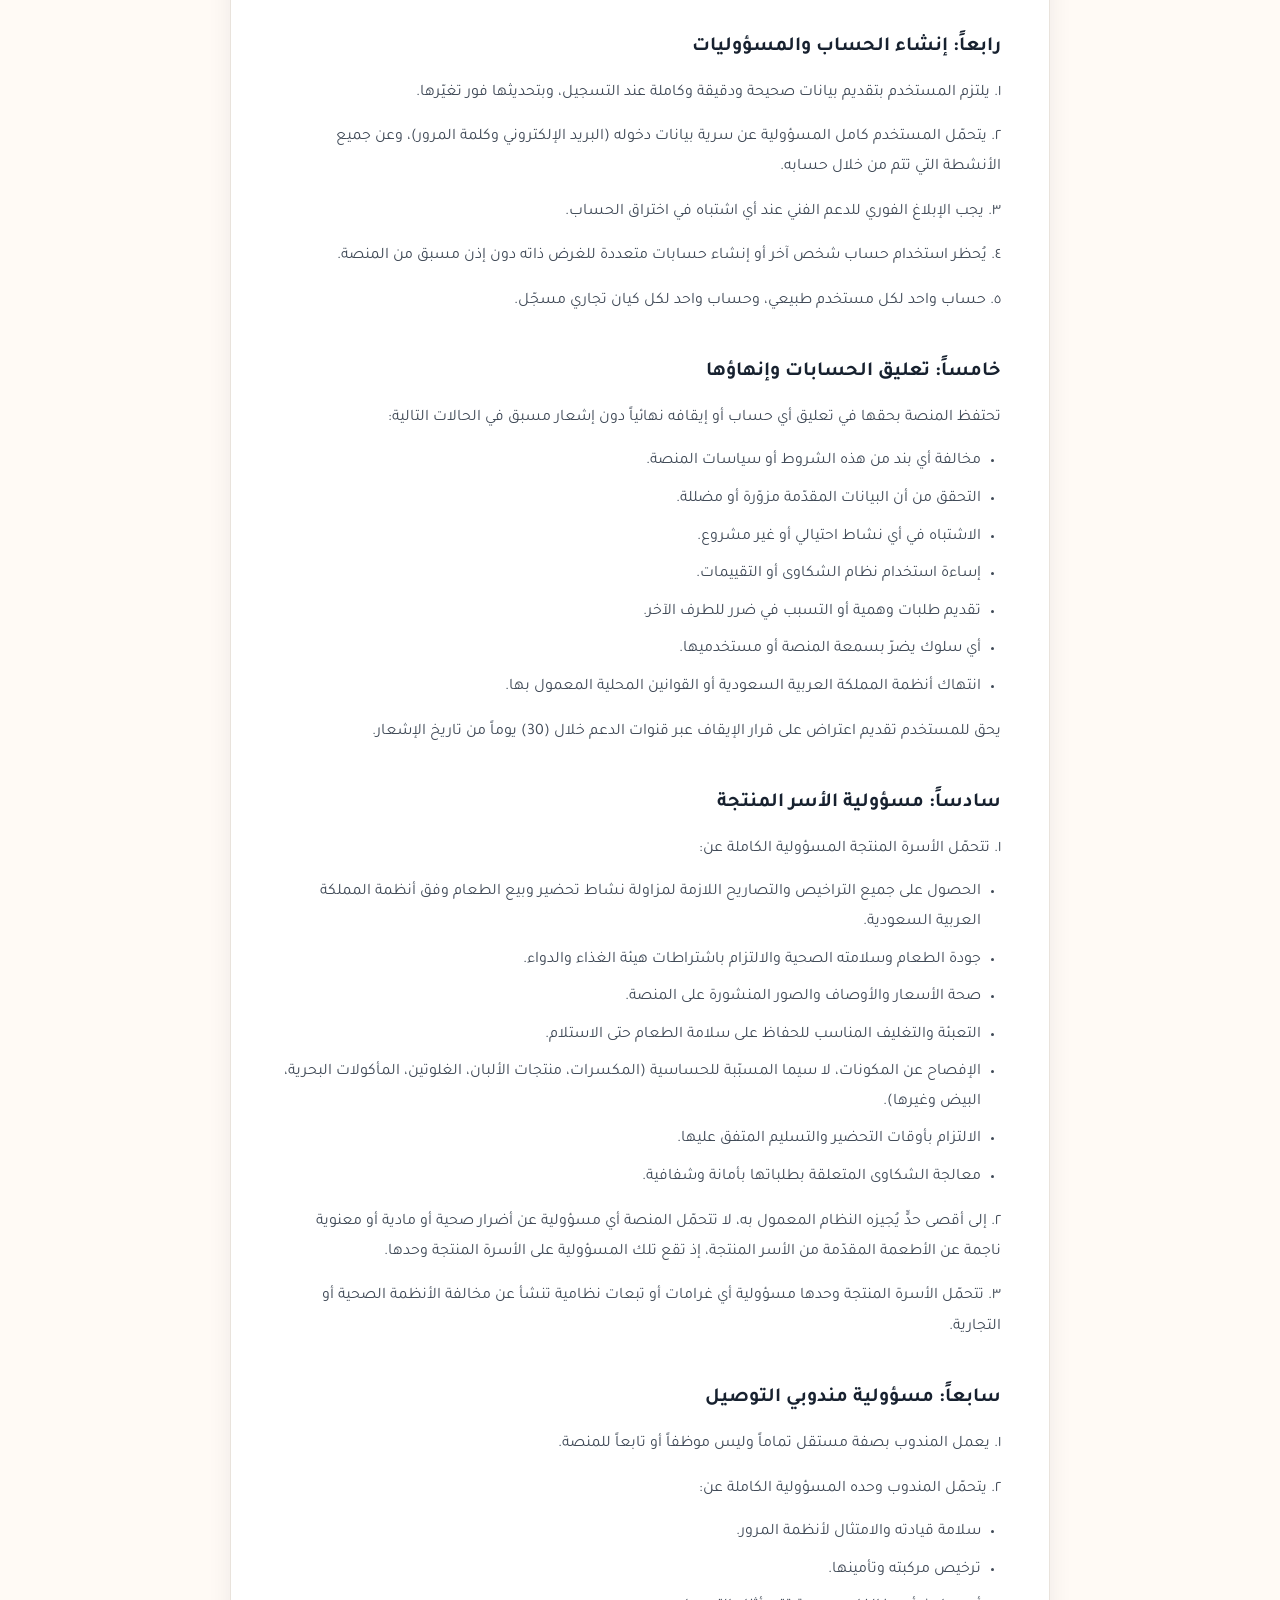
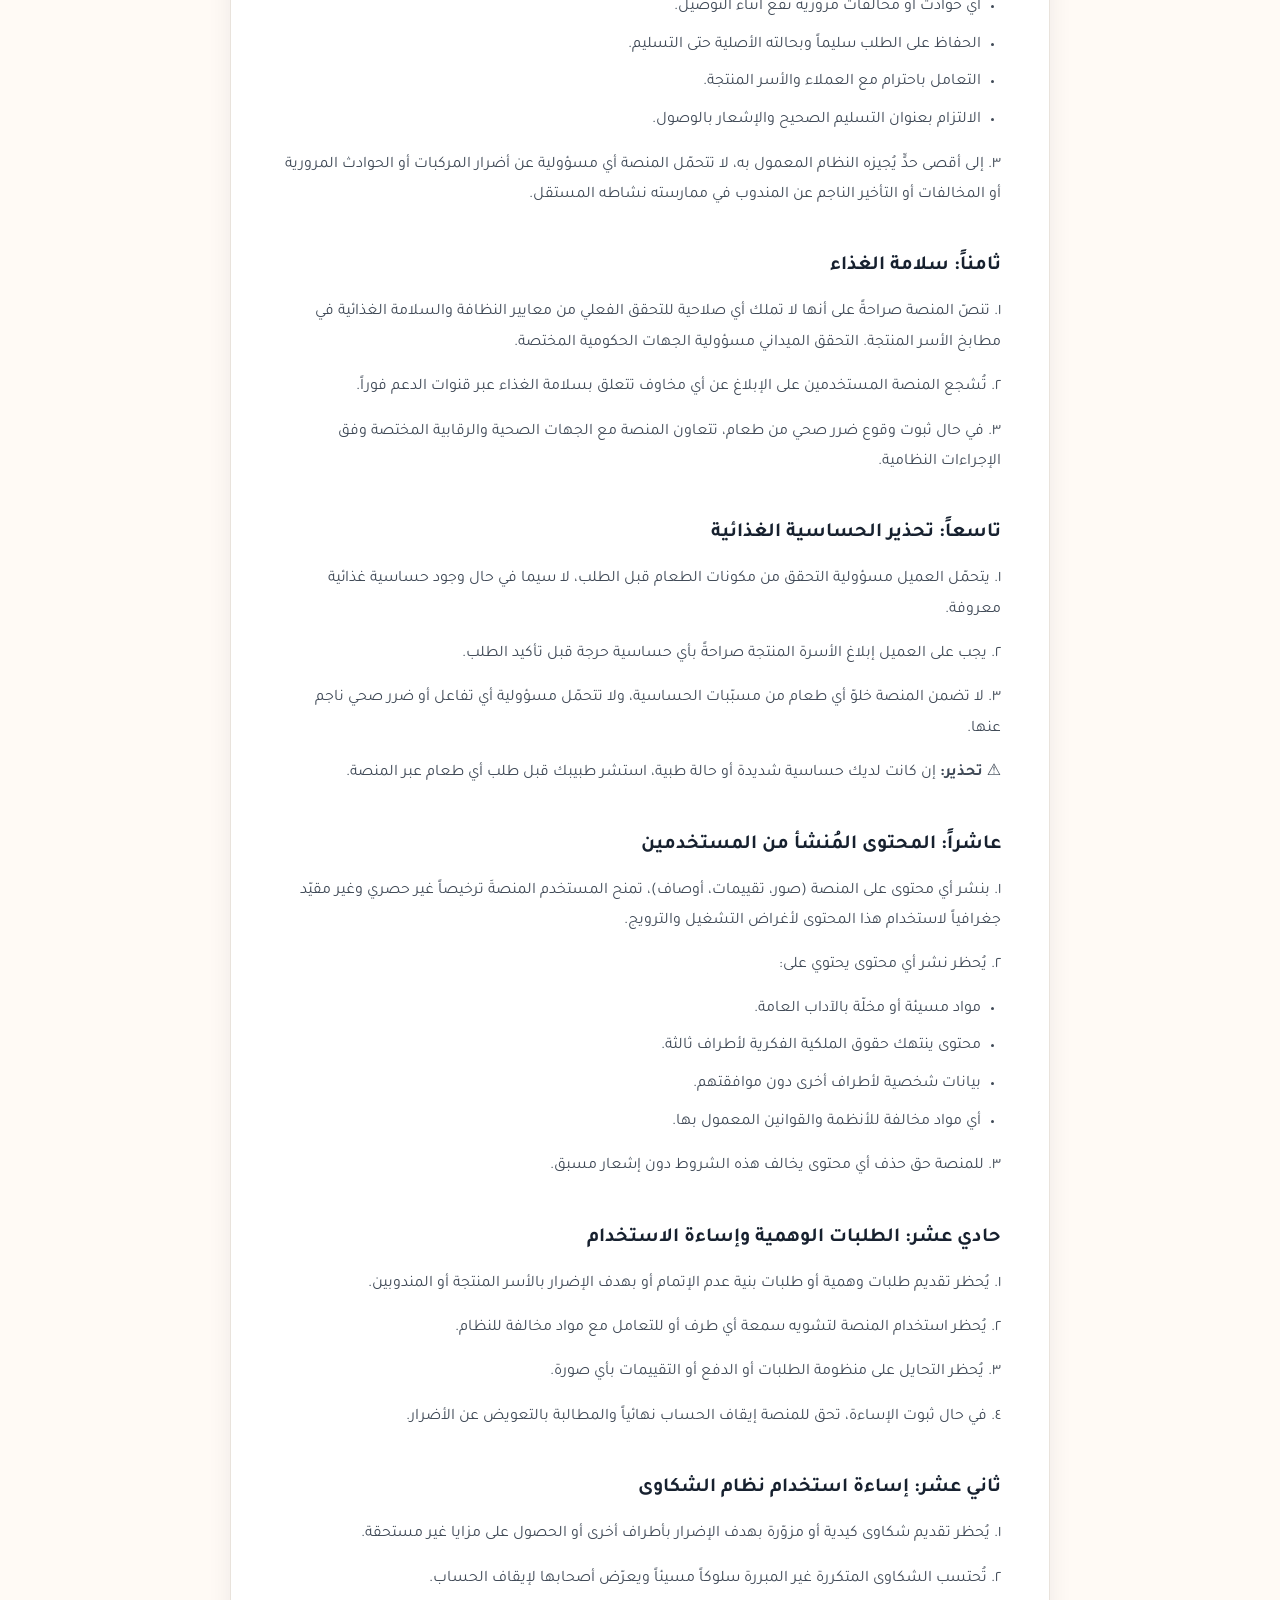
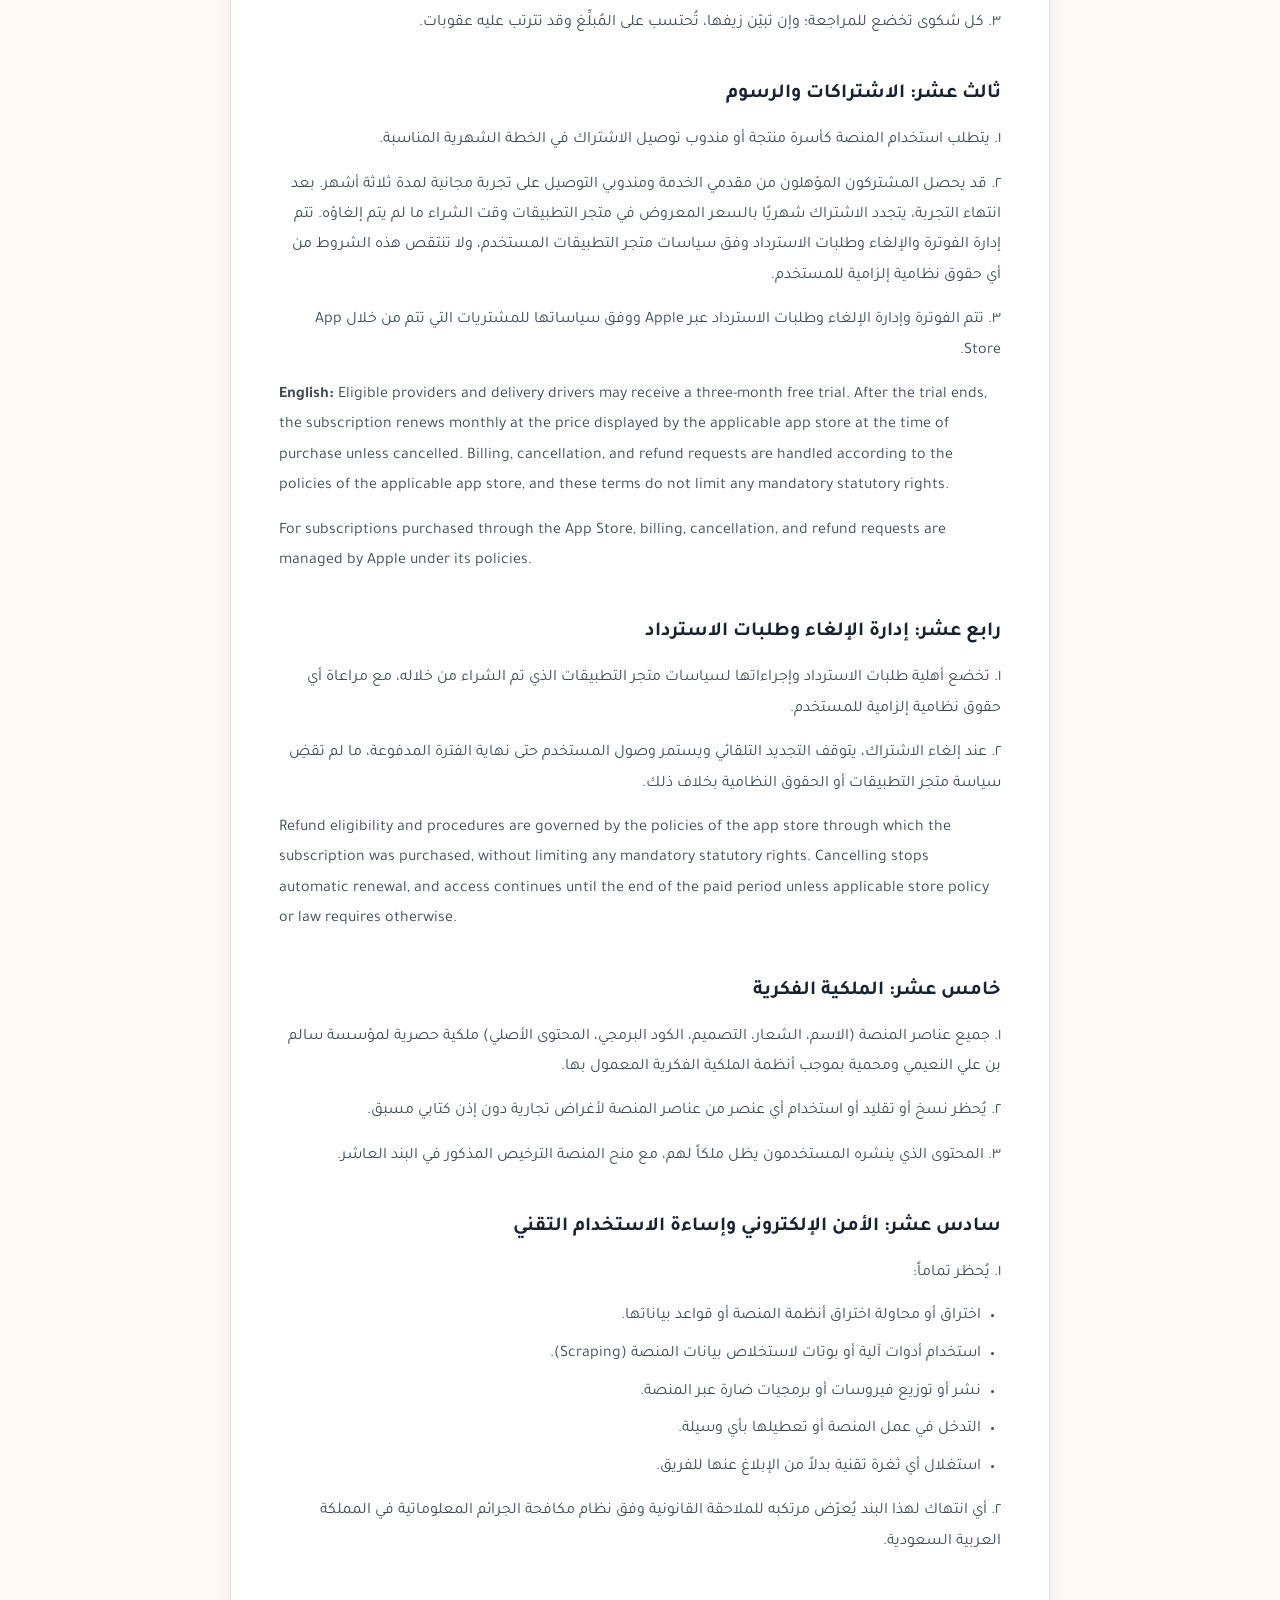
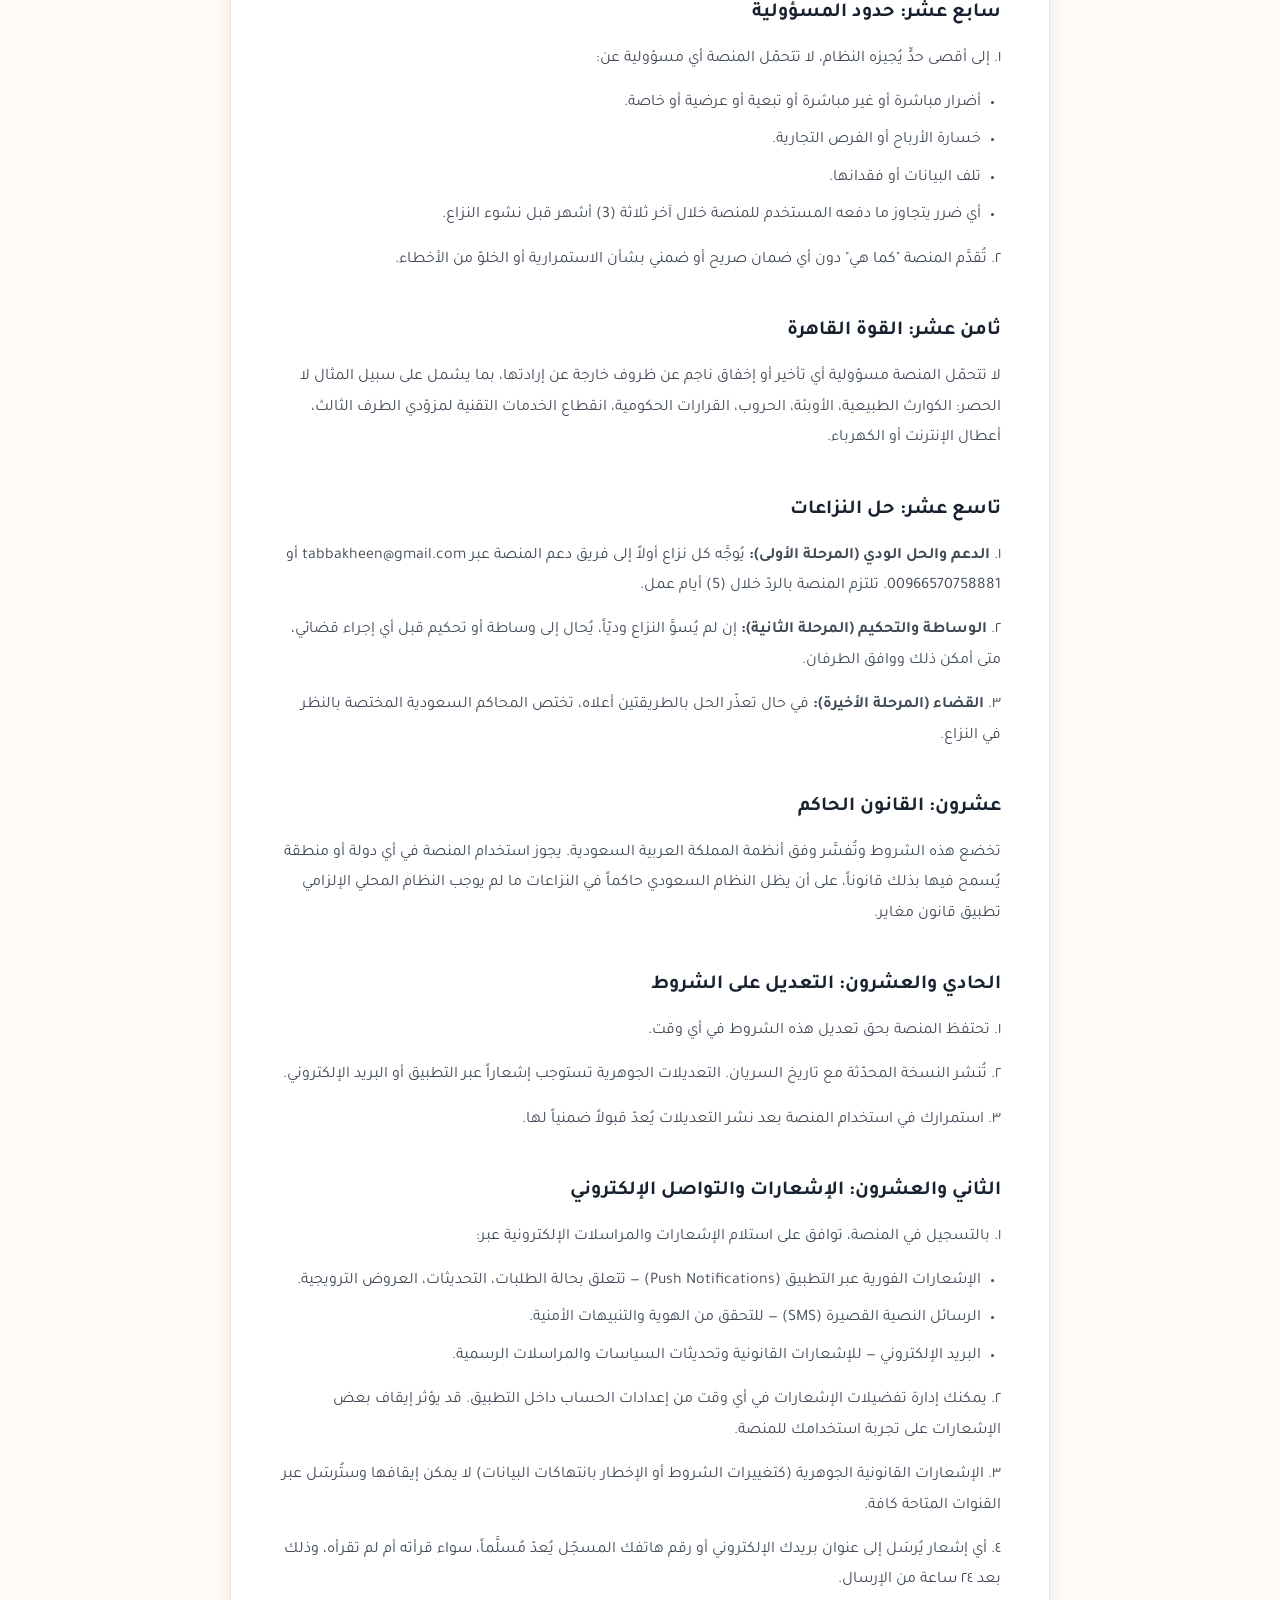
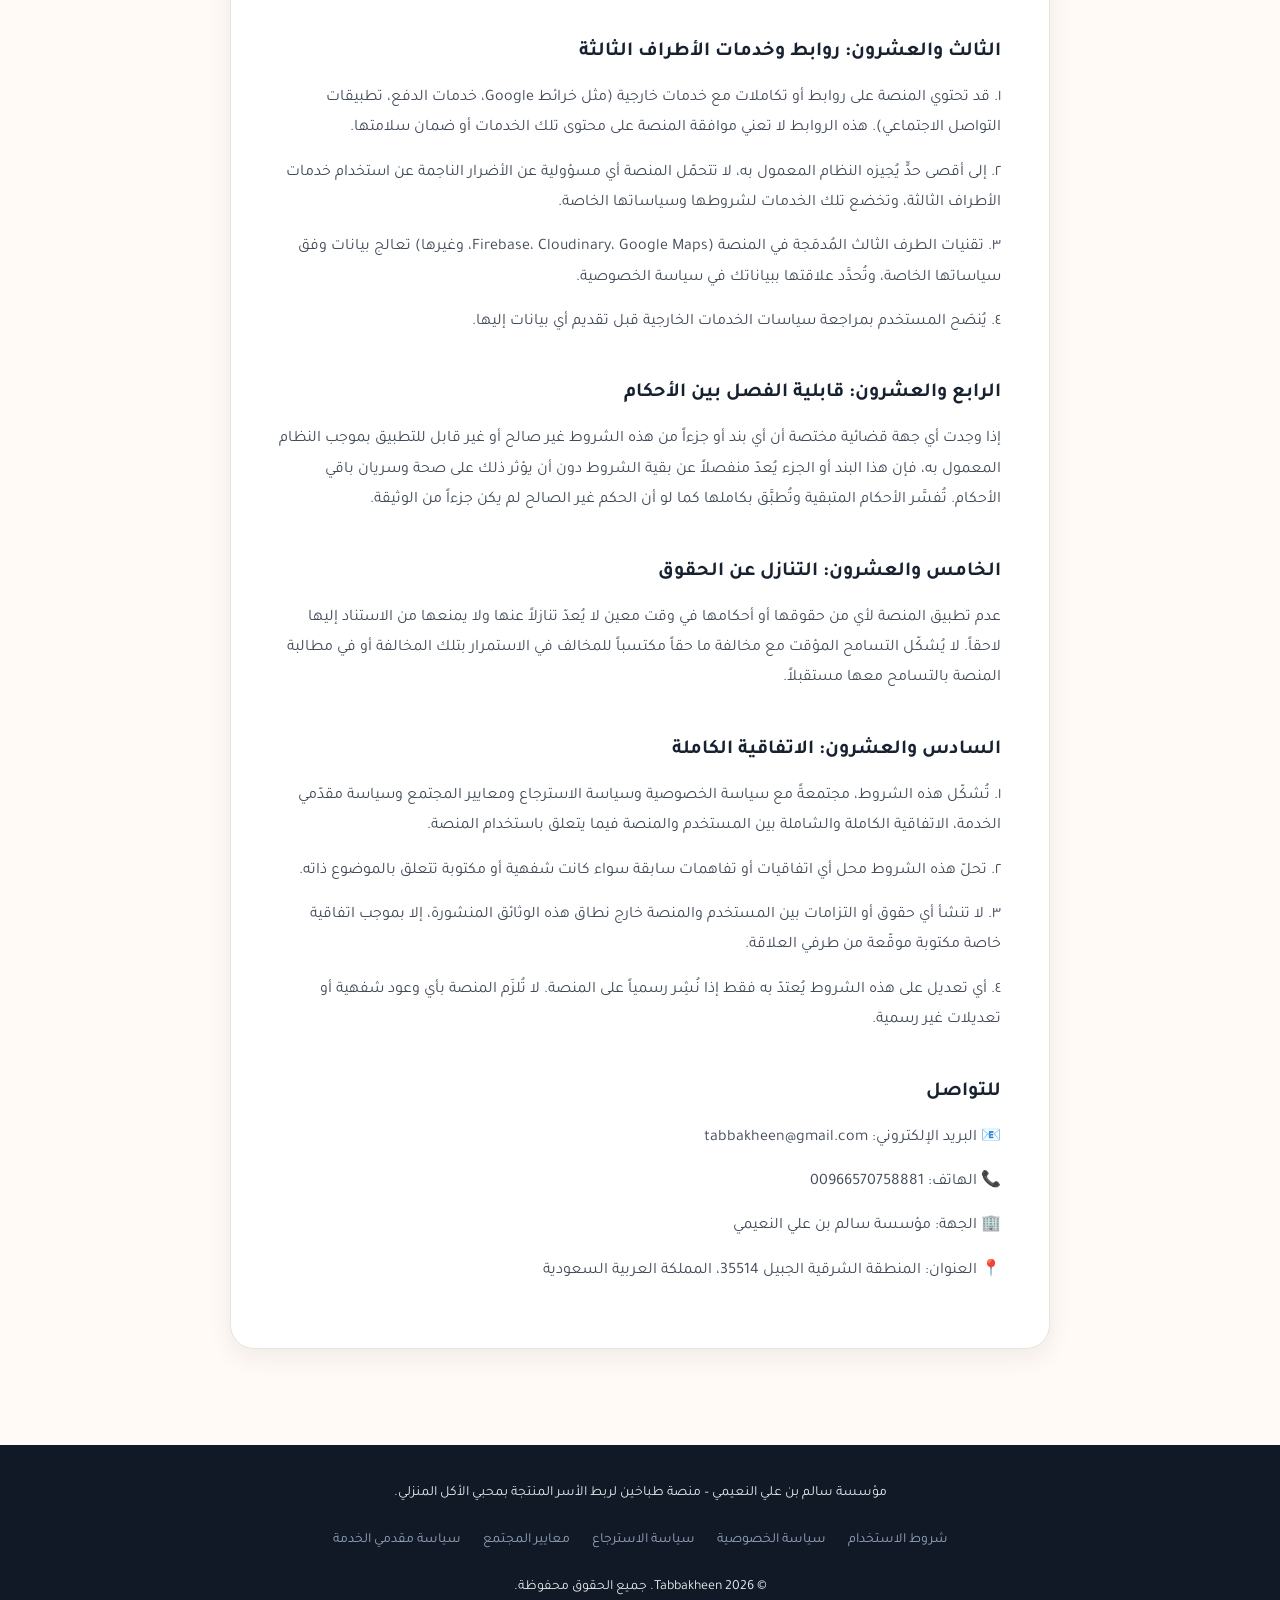
<file: terms/index.html>
<!DOCTYPE html>
<html lang="ar" dir="rtl">
<head>
  <meta charset="UTF-8">
  <meta name="viewport" content="width=device-width, initial-scale=1.0">
  <title>الشروط والأحكام – طباخين</title>
  <meta name="description" content="الشروط والأحكام الكاملة لاستخدام منصة طباخين لطلب الأكل المنزلي من الأسر المنتجة في المملكة العربية السعودية.">
  <link rel="preconnect" href="https://fonts.googleapis.com">
  <link rel="preconnect" href="https://fonts.gstatic.com" crossorigin>
  <link href="https://fonts.googleapis.com/css2?family=Tajawal:wght@400;500;700&display=swap" rel="stylesheet">
  <link rel="icon" type="image/png" href="/assets/logo.png">
  <link rel="canonical" href="https://tabbakheen.com/terms/">
  <link rel="stylesheet" href="../legal/legal-20261001.css">
</head>
<body>
<header class="legal-header">
  <div class="legal-header-inner">
    <a href="/" class="legal-brand">
      <img src="/assets/logo.png" alt="شعار طباخين">
      <span>طباخين</span>
    </a>
    <nav class="legal-header-nav">
      <a href="/" class="btn-back">الصفحة الرئيسية</a>
      <a href="/#providers" class="btn-cta">ابدأ كمقدم خدمة</a>
    </nav>
  </div>
</header>
<div class="legal-container">
  <div class="legal-card">
    <h1>الشروط والأحكام العامة لمنصة طباخين</h1>
    <span class="legal-date">آخر تحديث: 2026 | الإصدار 1.3</span>

    <h2>أولاً: التعريفات</h2>
    <p>في هذه الوثيقة، تحمل المصطلحات التالية المعاني المبيّنة قرين كل منها:</p>
    <ul>
      <li><strong>المنصة / طباخين:</strong> التطبيق والموقع الإلكتروني المملوك لمؤسسة سالم بن علي النعيمي، المسجّلة نظامياً في المملكة العربية السعودية.</li>
      <li><strong>المستخدم:</strong> أي شخص طبيعي أو اعتباري يستخدم المنصة بأي صفة كانت (عميل، أسرة منتجة، مندوب توصيل، زائر).</li>
      <li><strong>العميل:</strong> المستخدم الذي يتصفح عروض الطعام ويقدّم الطلبات عبر المنصة.</li>
      <li><strong>الأسرة المنتجة / مقدّم الخدمة:</strong> الفرد أو الجهة التي تعرض وتُحضّر الطعام المنزلي وتقبل الطلبات عبر المنصة.</li>
      <li><strong>مندوب التوصيل / السائق:</strong> الشخص الذي يتولى توصيل الطلبات من الأسرة المنتجة إلى العميل.</li>
      <li><strong>الاشتراك:</strong> خطة الاشتراك الشهري المدفوعة التي تُتيح للأسر المنتجة والمندوبين النشط والوصول الكامل لمميزات المنصة.</li>
      <li><strong>المحتوى:</strong> أي نص أو صورة أو بيانات يرفعها أو ينشرها المستخدم على المنصة.</li>
    </ul>

    <h2>ثانياً: طبيعة عمل المنصة ودورها القانوني</h2>
    <p>١. طباخين وسيط تقني بحت. تربط المنصة العملاءَ بالأسر المنتجة ومندوبي التوصيل المستقلين، ولا تُعدّ بأيّ حال:</p>
    <ul>
      <li>مُحضِّراً للطعام أو بائعاً له أو مورّداً.</li>
      <li>مطعماً أو منشأة غذائية.</li>
      <li>جهة توصيل أو ناقلاً للبضائع.</li>
      <li>بنكاً أو مزوّد محفظة رقمية أو معالج مدفوعات.</li>
    </ul>
    <p>٢. المدفوعات بين الأطراف تتم مباشرةً خارج المنصة (نقداً، أو تحويلاً بنكياً، أو عبر STC Pay أو ما يتفق عليه الأطراف)، ولا تتولى المنصة استلام أي مبالغ أو حجزها أو تحويلها.</p>
    <p>٣. مسؤولية جودة الطعام وسلامته تقع كاملاً على الأسرة المنتجة؛ ومسؤولية عملية التوصيل على المندوب. المنصة تُيسّر التواصل فحسب.</p>

    <h2>ثالثاً: الأهلية والحدّ الأدنى للسن</h2>
    <p>١. يُشترط لاستخدام المنصة أن يكون المستخدم قد بلغ <strong>ثلاثة عشر (13) عاماً</strong> على الأقل.</p>
    <p>٢. إن كان عمر المستخدم بين 13 و18 عاماً، فيُشترط الحصول على موافقة وليّ الأمر قبل التسجيل وإتمام أي طلب.</p>
    <p>٣. باستخدامك للمنصة، تُقرّ وتضمن أنك مؤهّل قانونياً لإبرام عقود ملزمة وفق أنظمة بلدك أو وفق نظام الأحوال الشخصية في المملكة العربية السعودية.</p>
    <p>٤. يتحمّل المستخدمون الذين لم يبلغوا سن الرشد القانوني مسؤولية الحصول على موافقة وليّ الأمر أو الوصيّ حيثما يقتضي ذلك القانون المعمول به في بلدهم أو منطقتهم قبل التسجيل أو استخدام المنصة.</p>

    <h2>رابعاً: إنشاء الحساب والمسؤوليات</h2>
    <p>١. يلتزم المستخدم بتقديم بيانات صحيحة ودقيقة وكاملة عند التسجيل، وبتحديثها فور تغيّرها.</p>
    <p>٢. يتحمّل المستخدم كامل المسؤولية عن سرية بيانات دخوله (البريد الإلكتروني وكلمة المرور)، وعن جميع الأنشطة التي تتم من خلال حسابه.</p>
    <p>٣. يجب الإبلاغ الفوري للدعم الفني عند أي اشتباه في اختراق الحساب.</p>
    <p>٤. يُحظر استخدام حساب شخص آخر أو إنشاء حسابات متعددة للغرض ذاته دون إذن مسبق من المنصة.</p>
    <p>٥. حساب واحد لكل مستخدم طبيعي، وحساب واحد لكل كيان تجاري مسجّل.</p>

    <h2>خامساً: تعليق الحسابات وإنهاؤها</h2>
    <p>تحتفظ المنصة بحقها في تعليق أي حساب أو إيقافه نهائياً دون إشعار مسبق في الحالات التالية:</p>
    <ul>
      <li>مخالفة أي بند من هذه الشروط أو سياسات المنصة.</li>
      <li>التحقق من أن البيانات المقدّمة مزوّرة أو مضللة.</li>
      <li>الاشتباه في أي نشاط احتيالي أو غير مشروع.</li>
      <li>إساءة استخدام نظام الشكاوى أو التقييمات.</li>
      <li>تقديم طلبات وهمية أو التسبب في ضرر للطرف الآخر.</li>
      <li>أي سلوك يضرّ بسمعة المنصة أو مستخدميها.</li>
      <li>انتهاك أنظمة المملكة العربية السعودية أو القوانين المحلية المعمول بها.</li>
    </ul>
    <p>يحق للمستخدم تقديم اعتراض على قرار الإيقاف عبر قنوات الدعم خلال (30) يوماً من تاريخ الإشعار.</p>

    <h2>سادساً: مسؤولية الأسر المنتجة</h2>
    <p>١. تتحمّل الأسرة المنتجة المسؤولية الكاملة عن:</p>
    <ul>
      <li>الحصول على جميع التراخيص والتصاريح اللازمة لمزاولة نشاط تحضير وبيع الطعام وفق أنظمة المملكة العربية السعودية.</li>
      <li>جودة الطعام وسلامته الصحية والالتزام باشتراطات هيئة الغذاء والدواء.</li>
      <li>صحة الأسعار والأوصاف والصور المنشورة على المنصة.</li>
      <li>التعبئة والتغليف المناسب للحفاظ على سلامة الطعام حتى الاستلام.</li>
      <li>الإفصاح عن المكونات، لا سيما المسبّبة للحساسية (المكسرات، منتجات الألبان، الغلوتين، المأكولات البحرية، البيض وغيرها).</li>
      <li>الالتزام بأوقات التحضير والتسليم المتفق عليها.</li>
      <li>معالجة الشكاوى المتعلقة بطلباتها بأمانة وشفافية.</li>
    </ul>
    <p>٢. إلى أقصى حدٍّ يُجيزه النظام المعمول به، لا تتحمّل المنصة أي مسؤولية عن أضرار صحية أو مادية أو معنوية ناجمة عن الأطعمة المقدّمة من الأسر المنتجة، إذ تقع تلك المسؤولية على الأسرة المنتجة وحدها.</p>
    <p>٣. تتحمّل الأسرة المنتجة وحدها مسؤولية أي غرامات أو تبعات نظامية تنشأ عن مخالفة الأنظمة الصحية أو التجارية.</p>

    <h2>سابعاً: مسؤولية مندوبي التوصيل</h2>
    <p>١. يعمل المندوب بصفة مستقل تماماً وليس موظفاً أو تابعاً للمنصة.</p>
    <p>٢. يتحمّل المندوب وحده المسؤولية الكاملة عن:</p>
    <ul>
      <li>سلامة قيادته والامتثال لأنظمة المرور.</li>
      <li>ترخيص مركبته وتأمينها.</li>
      <li>أي حوادث أو مخالفات مرورية تقع أثناء التوصيل.</li>
      <li>الحفاظ على الطلب سليماً وبحالته الأصلية حتى التسليم.</li>
      <li>التعامل باحترام مع العملاء والأسر المنتجة.</li>
      <li>الالتزام بعنوان التسليم الصحيح والإشعار بالوصول.</li>
    </ul>
    <p>٣. إلى أقصى حدٍّ يُجيزه النظام المعمول به، لا تتحمّل المنصة أي مسؤولية عن أضرار المركبات أو الحوادث المرورية أو المخالفات أو التأخير الناجم عن المندوب في ممارسته نشاطه المستقل.</p>

    <h2>ثامناً: سلامة الغذاء</h2>
    <p>١. تنصّ المنصة صراحةً على أنها لا تملك أي صلاحية للتحقق الفعلي من معايير النظافة والسلامة الغذائية في مطابخ الأسر المنتجة. التحقق الميداني مسؤولية الجهات الحكومية المختصة.</p>
    <p>٢. تُشجع المنصة المستخدمين على الإبلاغ عن أي مخاوف تتعلق بسلامة الغذاء عبر قنوات الدعم فوراً.</p>
    <p>٣. في حال ثبوت وقوع ضرر صحي من طعام، تتعاون المنصة مع الجهات الصحية والرقابية المختصة وفق الإجراءات النظامية.</p>

    <h2>تاسعاً: تحذير الحساسية الغذائية</h2>
    <p>١. يتحمّل العميل مسؤولية التحقق من مكونات الطعام قبل الطلب، لا سيما في حال وجود حساسية غذائية معروفة.</p>
    <p>٢. يجب على العميل إبلاغ الأسرة المنتجة صراحةً بأي حساسية حرجة قبل تأكيد الطلب.</p>
    <p>٣. لا تضمن المنصة خلوّ أي طعام من مسبّبات الحساسية، ولا تتحمّل مسؤولية أي تفاعل أو ضرر صحي ناجم عنها.</p>
    <p>⚠️ <strong>تحذير:</strong> إن كانت لديك حساسية شديدة أو حالة طبية، استشر طبيبك قبل طلب أي طعام عبر المنصة.</p>

    <h2>عاشراً: المحتوى المُنشأ من المستخدمين</h2>
    <p>١. بنشر أي محتوى على المنصة (صور، تقييمات، أوصاف)، تمنح المستخدم المنصةَ ترخيصاً غير حصري وغير مقيّد جغرافياً لاستخدام هذا المحتوى لأغراض التشغيل والترويج.</p>
    <p>٢. يُحظر نشر أي محتوى يحتوي على:</p>
    <ul>
      <li>مواد مسيئة أو مخلّة بالآداب العامة.</li>
      <li>محتوى ينتهك حقوق الملكية الفكرية لأطراف ثالثة.</li>
      <li>بيانات شخصية لأطراف أخرى دون موافقتهم.</li>
      <li>أي مواد مخالفة للأنظمة والقوانين المعمول بها.</li>
    </ul>
    <p>٣. للمنصة حق حذف أي محتوى يخالف هذه الشروط دون إشعار مسبق.</p>

    <h2>حادي عشر: الطلبات الوهمية وإساءة الاستخدام</h2>
    <p>١. يُحظر تقديم طلبات وهمية أو طلبات بنية عدم الإتمام أو بهدف الإضرار بالأسر المنتجة أو المندوبين.</p>
    <p>٢. يُحظر استخدام المنصة لتشويه سمعة أي طرف أو للتعامل مع مواد مخالفة للنظام.</p>
    <p>٣. يُحظر التحايل على منظومة الطلبات أو الدفع أو التقييمات بأي صورة.</p>
    <p>٤. في حال ثبوت الإساءة، تحق للمنصة إيقاف الحساب نهائياً والمطالبة بالتعويض عن الأضرار.</p>

    <h2>ثاني عشر: إساءة استخدام نظام الشكاوى</h2>
    <p>١. يُحظر تقديم شكاوى كيدية أو مزوّرة بهدف الإضرار بأطراف أخرى أو الحصول على مزايا غير مستحقة.</p>
    <p>٢. تُحتسب الشكاوى المتكررة غير المبررة سلوكاً مسيئاً ويعرّض أصحابها لإيقاف الحساب.</p>
    <p>٣. كل شكوى تخضع للمراجعة؛ وإن تبيّن زيفها، تُحتسب على المُبلِّغ وقد تترتب عليه عقوبات.</p>

    <h2>ثالث عشر: الاشتراكات والرسوم</h2>
    <p>١. يتطلب استخدام المنصة كأسرة منتجة أو مندوب توصيل الاشتراك في الخطة الشهرية المناسبة.</p>
    <p>٢. قد يحصل المشتركون المؤهلون من مقدمي الخدمة ومندوبي التوصيل على تجربة مجانية لمدة ثلاثة أشهر. بعد انتهاء التجربة، يتجدد الاشتراك شهريًا بالسعر المعروض في متجر التطبيقات وقت الشراء ما لم يتم إلغاؤه. تتم إدارة الفوترة والإلغاء وطلبات الاسترداد وفق سياسات متجر التطبيقات المستخدم، ولا تنتقص هذه الشروط من أي حقوق نظامية إلزامية للمستخدم.</p>
    <p>٣. تتم الفوترة وإدارة الإلغاء وطلبات الاسترداد عبر Apple ووفق سياساتها للمشتريات التي تتم من خلال App Store.</p>
    <p lang="en" dir="ltr"><strong>English:</strong> Eligible providers and delivery drivers may receive a three-month free trial. After the trial ends, the subscription renews monthly at the price displayed by the applicable app store at the time of purchase unless cancelled. Billing, cancellation, and refund requests are handled according to the policies of the applicable app store, and these terms do not limit any mandatory statutory rights.</p>
    <p lang="en" dir="ltr">For subscriptions purchased through the App Store, billing, cancellation, and refund requests are managed by Apple under its policies.</p>

    <h2>رابع عشر: إدارة الإلغاء وطلبات الاسترداد</h2>
    <p>١. تخضع أهلية طلبات الاسترداد وإجراءاتها لسياسات متجر التطبيقات الذي تم الشراء من خلاله، مع مراعاة أي حقوق نظامية إلزامية للمستخدم.</p>
    <p>٢. عند إلغاء الاشتراك، يتوقف التجديد التلقائي ويستمر وصول المستخدم حتى نهاية الفترة المدفوعة، ما لم تقضِ سياسة متجر التطبيقات أو الحقوق النظامية بخلاف ذلك.</p>
    <p lang="en" dir="ltr">Refund eligibility and procedures are governed by the policies of the app store through which the subscription was purchased, without limiting any mandatory statutory rights. Cancelling stops automatic renewal, and access continues until the end of the paid period unless applicable store policy or law requires otherwise.</p>

    <h2>خامس عشر: الملكية الفكرية</h2>
    <p>١. جميع عناصر المنصة (الاسم، الشعار، التصميم، الكود البرمجي، المحتوى الأصلي) ملكية حصرية لمؤسسة سالم بن علي النعيمي ومحمية بموجب أنظمة الملكية الفكرية المعمول بها.</p>
    <p>٢. يُحظر نسخ أو تقليد أو استخدام أي عنصر من عناصر المنصة لأغراض تجارية دون إذن كتابي مسبق.</p>
    <p>٣. المحتوى الذي ينشره المستخدمون يظل ملكاً لهم، مع منح المنصة الترخيص المذكور في البند العاشر.</p>

    <h2>سادس عشر: الأمن الإلكتروني وإساءة الاستخدام التقني</h2>
    <p>١. يُحظر تماماً:</p>
    <ul>
      <li>اختراق أو محاولة اختراق أنظمة المنصة أو قواعد بياناتها.</li>
      <li>استخدام أدوات آلية أو بوتات لاستخلاص بيانات المنصة (Scraping).</li>
      <li>نشر أو توزيع فيروسات أو برمجيات ضارة عبر المنصة.</li>
      <li>التدخل في عمل المنصة أو تعطيلها بأي وسيلة.</li>
      <li>استغلال أي ثغرة تقنية بدلاً من الإبلاغ عنها للفريق.</li>
    </ul>
    <p>٢. أي انتهاك لهذا البند يُعرّض مرتكبه للملاحقة القانونية وفق نظام مكافحة الجرائم المعلوماتية في المملكة العربية السعودية.</p>

    <h2>سابع عشر: حدود المسؤولية</h2>
    <p>١. إلى أقصى حدٍّ يُجيزه النظام، لا تتحمّل المنصة أي مسؤولية عن:</p>
    <ul>
      <li>أضرار مباشرة أو غير مباشرة أو تبعية أو عرضية أو خاصة.</li>
      <li>خسارة الأرباح أو الفرص التجارية.</li>
      <li>تلف البيانات أو فقدانها.</li>
      <li>أي ضرر يتجاوز ما دفعه المستخدم للمنصة خلال آخر ثلاثة (3) أشهر قبل نشوء النزاع.</li>
    </ul>
    <p>٢. تُقدَّم المنصة "كما هي" دون أي ضمان صريح أو ضمني بشأن الاستمرارية أو الخلوّ من الأخطاء.</p>

    <h2>ثامن عشر: القوة القاهرة</h2>
    <p>لا تتحمّل المنصة مسؤولية أي تأخير أو إخفاق ناجم عن ظروف خارجة عن إرادتها، بما يشمل على سبيل المثال لا الحصر: الكوارث الطبيعية، الأوبئة، الحروب، القرارات الحكومية، انقطاع الخدمات التقنية لمزوّدي الطرف الثالث، أعطال الإنترنت أو الكهرباء.</p>

    <h2>تاسع عشر: حل النزاعات</h2>
    <p>١. <strong>الدعم والحل الودي (المرحلة الأولى):</strong> يُوجَّه كل نزاع أولاً إلى فريق دعم المنصة عبر tabbakheen@gmail.com أو 00966570758881. تلتزم المنصة بالردّ خلال (5) أيام عمل.</p>
    <p>٢. <strong>الوساطة والتحكيم (المرحلة الثانية):</strong> إن لم يُسوَّ النزاع وديّاً، يُحال إلى وساطة أو تحكيم قبل أي إجراء قضائي، متى أمكن ذلك ووافق الطرفان.</p>
    <p>٣. <strong>القضاء (المرحلة الأخيرة):</strong> في حال تعذّر الحل بالطريقتين أعلاه، تختص المحاكم السعودية المختصة بالنظر في النزاع.</p>

    <h2>عشرون: القانون الحاكم</h2>
    <p>تخضع هذه الشروط وتُفسَّر وفق أنظمة المملكة العربية السعودية. يجوز استخدام المنصة في أي دولة أو منطقة يُسمح فيها بذلك قانوناً، على أن يظل النظام السعودي حاكماً في النزاعات ما لم يوجب النظام المحلي الإلزامي تطبيق قانون مغاير.</p>

    <h2>الحادي والعشرون: التعديل على الشروط</h2>
    <p>١. تحتفظ المنصة بحق تعديل هذه الشروط في أي وقت.</p>
    <p>٢. تُنشر النسخة المحدّثة مع تاريخ السريان. التعديلات الجوهرية تستوجب إشعاراً عبر التطبيق أو البريد الإلكتروني.</p>
    <p>٣. استمرارك في استخدام المنصة بعد نشر التعديلات يُعدّ قبولاً ضمنياً لها.</p>


    <h2>الثاني والعشرون: الإشعارات والتواصل الإلكتروني</h2>
    <p>١. بالتسجيل في المنصة، توافق على استلام الإشعارات والمراسلات الإلكترونية عبر:</p>
    <ul>
      <li>الإشعارات الفورية عبر التطبيق (Push Notifications) — تتعلق بحالة الطلبات، التحديثات، العروض الترويجية.</li>
      <li>الرسائل النصية القصيرة (SMS) — للتحقق من الهوية والتنبيهات الأمنية.</li>
      <li>البريد الإلكتروني — للإشعارات القانونية وتحديثات السياسات والمراسلات الرسمية.</li>
    </ul>
    <p>٢. يمكنك إدارة تفضيلات الإشعارات في أي وقت من إعدادات الحساب داخل التطبيق. قد يؤثر إيقاف بعض الإشعارات على تجربة استخدامك للمنصة.</p>
    <p>٣. الإشعارات القانونية الجوهرية (كتغييرات الشروط أو الإخطار بانتهاكات البيانات) لا يمكن إيقافها وستُرسَل عبر القنوات المتاحة كافة.</p>
    <p>٤. أي إشعار يُرسَل إلى عنوان بريدك الإلكتروني أو رقم هاتفك المسجّل يُعدّ مُسلَّماً، سواء قرأته أم لم تقرأه، وذلك بعد ٢٤ ساعة من الإرسال.</p>

    <h2>الثالث والعشرون: روابط وخدمات الأطراف الثالثة</h2>
    <p>١. قد تحتوي المنصة على روابط أو تكاملات مع خدمات خارجية (مثل خرائط Google، خدمات الدفع، تطبيقات التواصل الاجتماعي). هذه الروابط لا تعني موافقة المنصة على محتوى تلك الخدمات أو ضمان سلامتها.</p>
    <p>٢. إلى أقصى حدٍّ يُجيزه النظام المعمول به، لا تتحمّل المنصة أي مسؤولية عن الأضرار الناجمة عن استخدام خدمات الأطراف الثالثة، وتخضع تلك الخدمات لشروطها وسياساتها الخاصة.</p>
    <p>٣. تقنيات الطرف الثالث المُدمَجة في المنصة (Firebase، Cloudinary، Google Maps، وغيرها) تعالج بيانات وفق سياساتها الخاصة، وتُحدَّد علاقتها ببياناتك في سياسة الخصوصية.</p>
    <p>٤. يُنصَح المستخدم بمراجعة سياسات الخدمات الخارجية قبل تقديم أي بيانات إليها.</p>

    <h2>الرابع والعشرون: قابلية الفصل بين الأحكام</h2>
    <p>إذا وجدت أي جهة قضائية مختصة أن أي بند أو جزءاً من هذه الشروط غير صالح أو غير قابل للتطبيق بموجب النظام المعمول به، فإن هذا البند أو الجزء يُعدّ منفصلاً عن بقية الشروط دون أن يؤثر ذلك على صحة وسريان باقي الأحكام. تُفسَّر الأحكام المتبقية وتُطبَّق بكاملها كما لو أن الحكم غير الصالح لم يكن جزءاً من الوثيقة.</p>

    <h2>الخامس والعشرون: التنازل عن الحقوق</h2>
    <p>عدم تطبيق المنصة لأي من حقوقها أو أحكامها في وقت معين لا يُعدّ تنازلاً عنها ولا يمنعها من الاستناد إليها لاحقاً. لا يُشكّل التسامح المؤقت مع مخالفة ما حقاً مكتسباً للمخالف في الاستمرار بتلك المخالفة أو في مطالبة المنصة بالتسامح معها مستقبلاً.</p>

    <h2>السادس والعشرون: الاتفاقية الكاملة</h2>
    <p>١. تُشكّل هذه الشروط، مجتمعةً مع سياسة الخصوصية وسياسة الاسترجاع ومعايير المجتمع وسياسة مقدّمي الخدمة، الاتفاقية الكاملة والشاملة بين المستخدم والمنصة فيما يتعلق باستخدام المنصة.</p>
    <p>٢. تحلّ هذه الشروط محل أي اتفاقيات أو تفاهمات سابقة سواء كانت شفهية أو مكتوبة تتعلق بالموضوع ذاته.</p>
    <p>٣. لا تنشأ أي حقوق أو التزامات بين المستخدم والمنصة خارج نطاق هذه الوثائق المنشورة، إلا بموجب اتفاقية خاصة مكتوبة موقّعة من طرفي العلاقة.</p>
    <p>٤. أي تعديل على هذه الشروط يُعتدّ به فقط إذا نُشِر رسمياً على المنصة. لا تُلزَم المنصة بأي وعود شفهية أو تعديلات غير رسمية.</p>

    <h2>للتواصل</h2>
    <p>📧 البريد الإلكتروني: <a href="mailto:tabbakheen@gmail.com">tabbakheen@gmail.com</a></p>
    <p>📞 الهاتف: <a href="tel:+966570758881">00966570758881</a></p>
    <p>🏢 الجهة: مؤسسة سالم بن علي النعيمي</p>
    <p>📍 العنوان: المنطقة الشرقية الجبيل 35514، المملكة العربية السعودية</p>
  </div>
</div>
<footer class="legal-footer">
  <div class="legal-footer-inner">
    <p>مؤسسة سالم بن علي النعيمي – منصة طباخين لربط الأسر المنتجة بمحبي الأكل المنزلي.</p>
    <div class="legal-footer-links">
      <a href="/terms/">شروط الاستخدام</a>
      <a href="/privacy/">سياسة الخصوصية</a>
      <a href="/refund-policy/">سياسة الاسترجاع</a>
      <a href="/community-guidelines/">معايير المجتمع</a>
      <a href="/provider-policy/">سياسة مقدمي الخدمة</a>
    </div>
    <p>© 2026 Tabbakheen. جميع الحقوق محفوظة.</p>
  </div>
</footer>
</body>
</html>
</file>
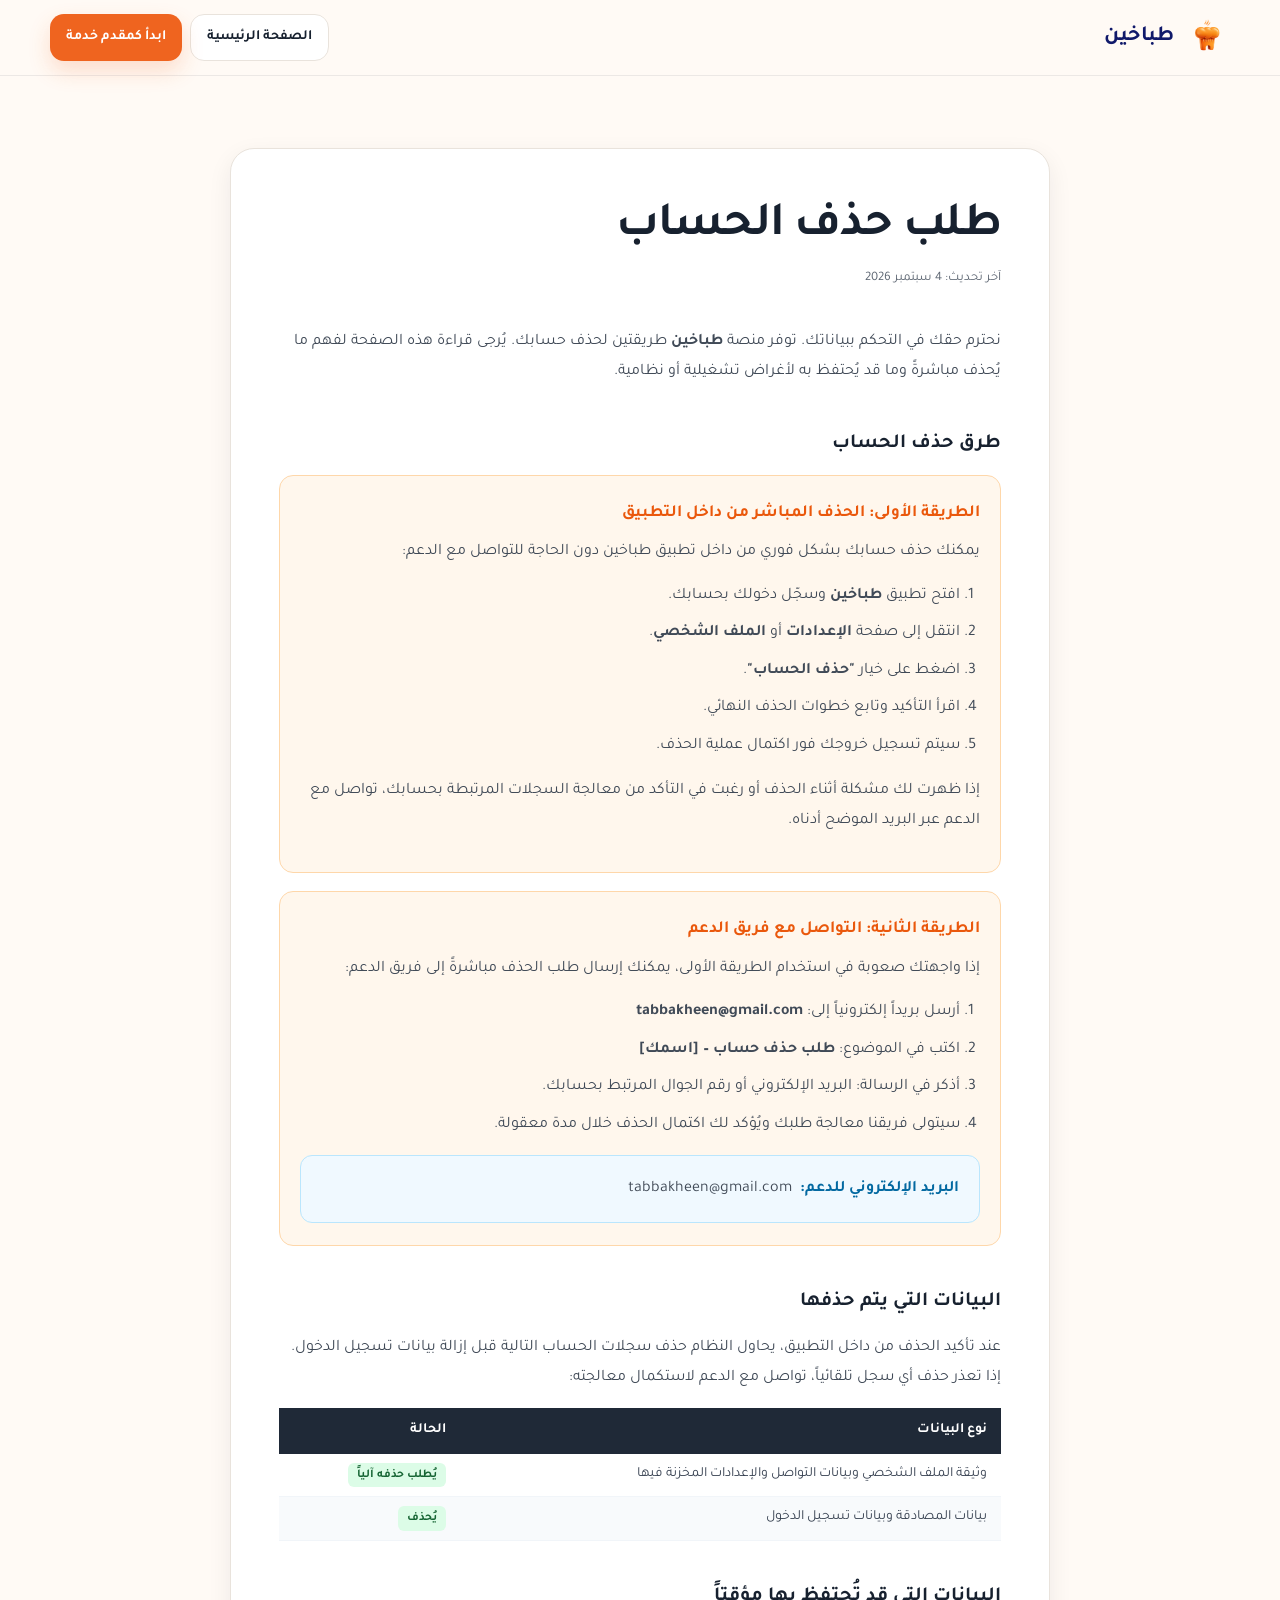
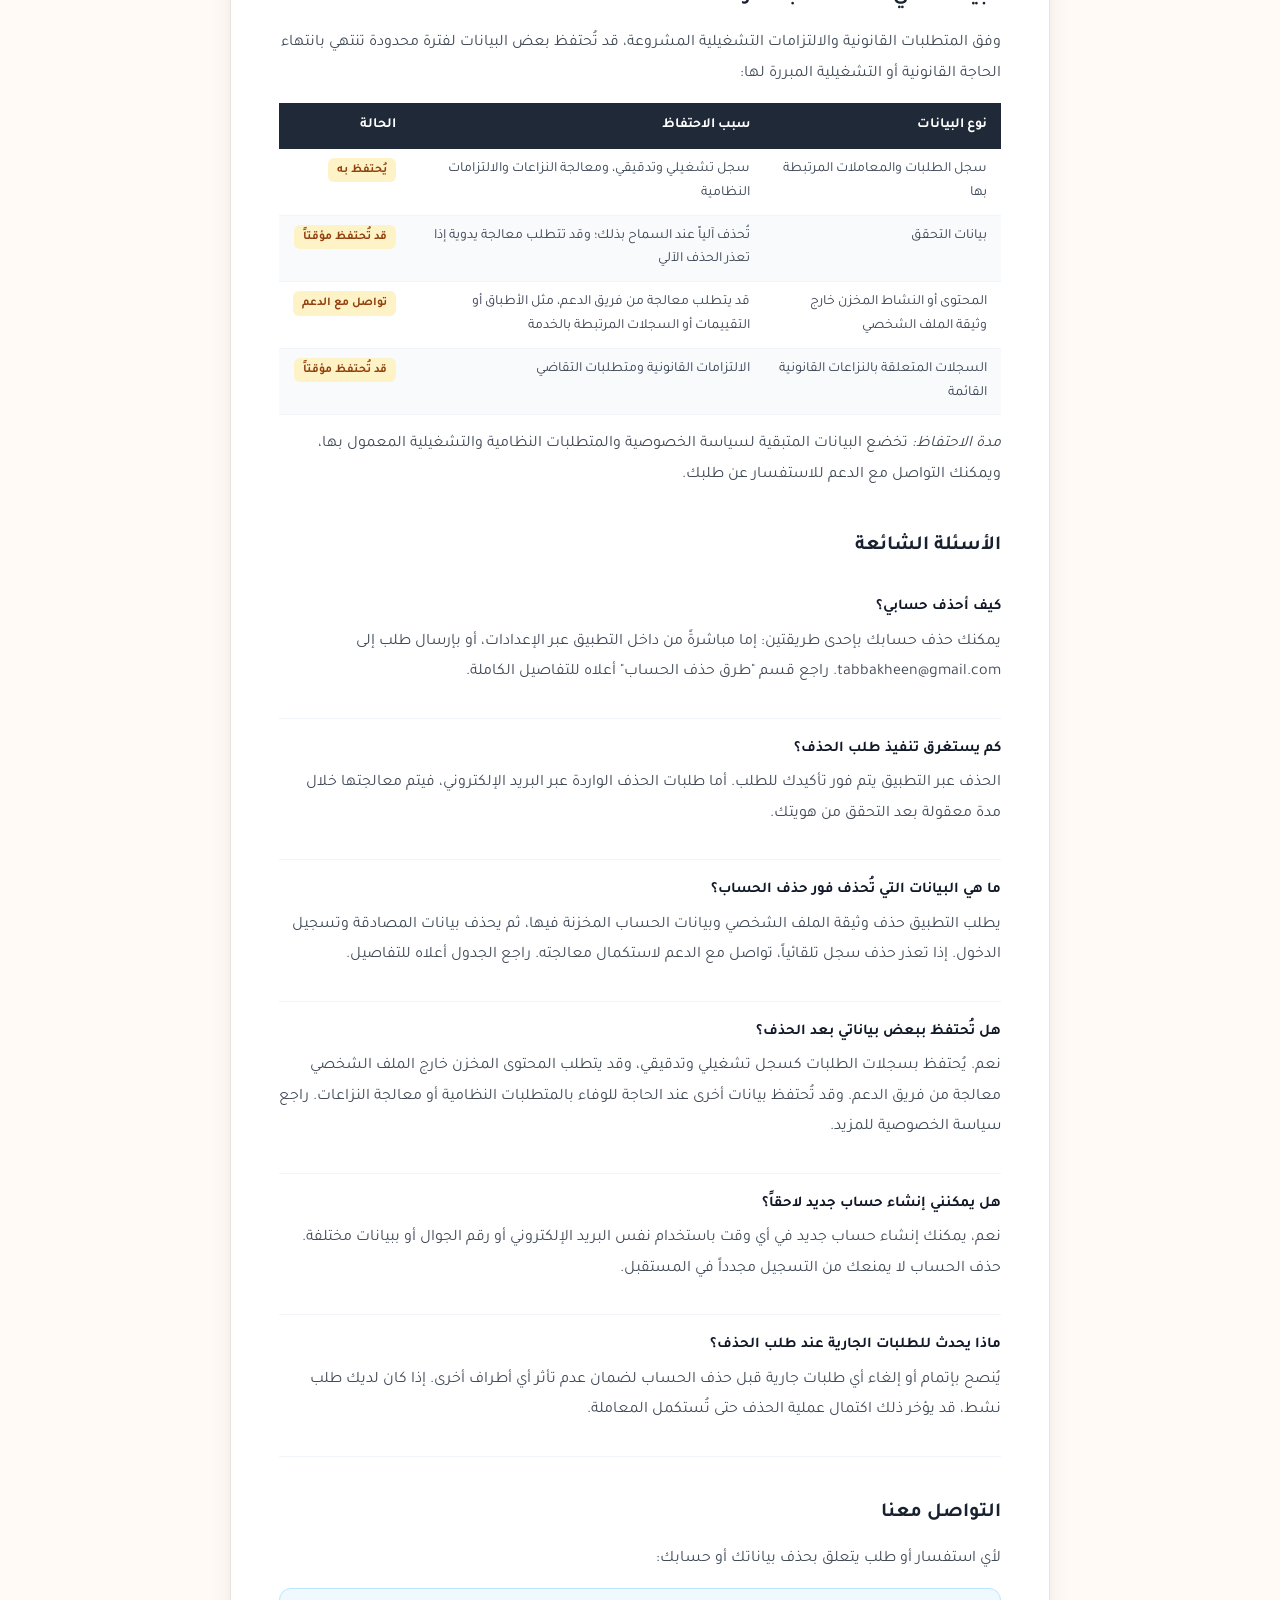
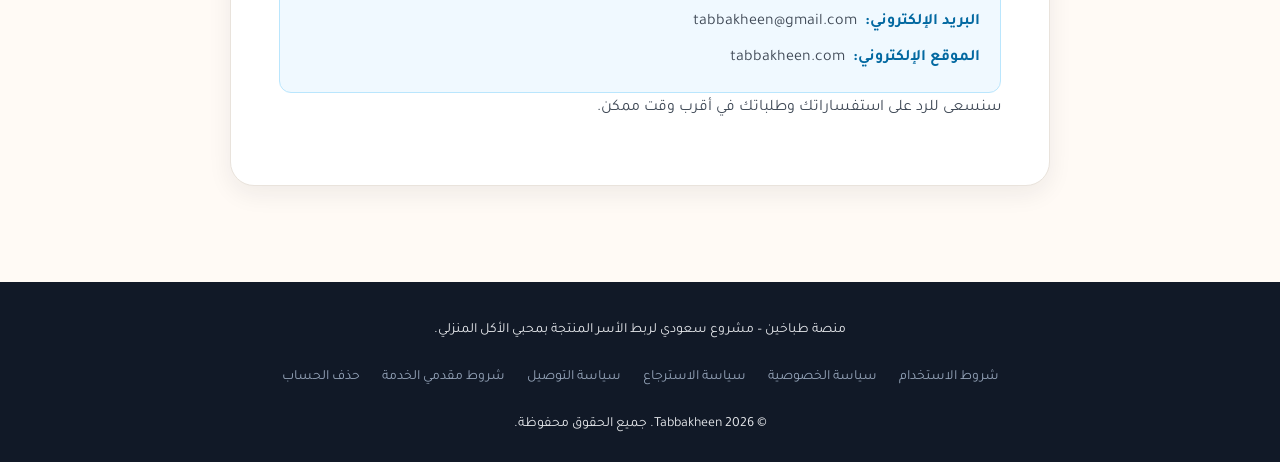
<file: legal/delete-account.html>
<!DOCTYPE html>
<html lang="ar" dir="rtl">
<head>
  <meta charset="UTF-8">
  <meta name="viewport" content="width=device-width, initial-scale=1.0">
  <title>حذف الحساب – طباخين</title>
  <meta name="description" content="كيفية حذف حسابك في تطبيق طباخين. تعرف على طرق الحذف والبيانات التي يتم إزالتها والبيانات التي قد تُحتفظ بها.">
  <meta name="robots" content="index, follow">
  <link rel="canonical" href="https://tabbakheen.com/legal/delete-account">
  <link rel="preconnect" href="https://fonts.googleapis.com">
  <link rel="preconnect" href="https://fonts.gstatic.com" crossorigin>
  <link href="https://fonts.googleapis.com/css2?family=Tajawal:wght@400;500;700&display=swap" rel="stylesheet">
  <link rel="icon" type="image/png" href="/assets/logo.png">
  <link rel="stylesheet" href="legal-20261001.css">
</head>
<body>

<header class="legal-header">
  <div class="legal-header-inner">
    <a href="/" class="legal-brand">
      <img src="/assets/logo.png" alt="شعار طباخين">
      <span>طباخين</span>
    </a>
    <nav class="legal-header-nav">
      <a href="/" class="btn-back">الصفحة الرئيسية</a>
      <a href="/#providers" class="btn-cta">ابدأ كمقدم خدمة</a>
    </nav>
  </div>
</header>

<div class="legal-container">
  <div class="legal-card">
    <h1>طلب حذف الحساب</h1>
    <span class="legal-date">آخر تحديث: 4 سبتمبر 2026</span>

    <p>
      نحترم حقك في التحكم ببياناتك. توفر منصة <strong>طباخين</strong> طريقتين لحذف حسابك. يُرجى قراءة هذه الصفحة لفهم ما يُحذف مباشرةً وما قد يُحتفظ به لأغراض تشغيلية أو نظامية.
    </p>

    <h2>طرق حذف الحساب</h2>

    <div class="method-card">
      <h3>الطريقة الأولى: الحذف المباشر من داخل التطبيق</h3>
      <p>يمكنك حذف حسابك بشكل فوري من داخل تطبيق طباخين دون الحاجة للتواصل مع الدعم:</p>
      <ol class="method-steps">
        <li>افتح تطبيق <strong>طباخين</strong> وسجّل دخولك بحسابك.</li>
        <li>انتقل إلى صفحة <strong>الإعدادات</strong> أو <strong>الملف الشخصي</strong>.</li>
        <li>اضغط على خيار <strong>"حذف الحساب"</strong>.</li>
        <li>اقرأ التأكيد وتابع خطوات الحذف النهائي.</li>
        <li>سيتم تسجيل خروجك فور اكتمال عملية الحذف.</li>
      </ol>
      <p>إذا ظهرت لك مشكلة أثناء الحذف أو رغبت في التأكد من معالجة السجلات المرتبطة بحسابك، تواصل مع الدعم عبر البريد الموضح أدناه.</p>
    </div>

    <div class="method-card">
      <h3>الطريقة الثانية: التواصل مع فريق الدعم</h3>
      <p>إذا واجهتك صعوبة في استخدام الطريقة الأولى، يمكنك إرسال طلب الحذف مباشرةً إلى فريق الدعم:</p>
      <ol class="method-steps">
        <li>أرسل بريداً إلكترونياً إلى: <a href="mailto:tabbakheen@gmail.com"><strong>tabbakheen@gmail.com</strong></a></li>
        <li>اكتب في الموضوع: <strong>طلب حذف حساب – [اسمك]</strong></li>
        <li>أذكر في الرسالة: البريد الإلكتروني أو رقم الجوال المرتبط بحسابك.</li>
        <li>سيتولى فريقنا معالجة طلبك ويُؤكد لك اكتمال الحذف خلال مدة معقولة.</li>
      </ol>
      <div class="contact-box">
        <p><span class="contact-label">البريد الإلكتروني للدعم:</span> <a href="mailto:tabbakheen@gmail.com">tabbakheen@gmail.com</a></p>
      </div>
    </div>

    <h2>البيانات التي يتم حذفها</h2>
    <p>عند تأكيد الحذف من داخل التطبيق، يحاول النظام حذف سجلات الحساب التالية قبل إزالة بيانات تسجيل الدخول. إذا تعذر حذف أي سجل تلقائياً، تواصل مع الدعم لاستكمال معالجته:</p>

    <table class="data-table">
      <thead>
        <tr>
          <th>نوع البيانات</th>
          <th>الحالة</th>
        </tr>
      </thead>
      <tbody>
        <tr>
          <td>وثيقة الملف الشخصي وبيانات التواصل والإعدادات المخزنة فيها</td>
          <td><span class="badge-deleted">يُطلب حذفه آلياً</span></td>
        </tr>
        <tr>
          <td>بيانات المصادقة وبيانات تسجيل الدخول</td>
          <td><span class="badge-deleted">يُحذف</span></td>
        </tr>
      </tbody>
    </table>

    <h2>البيانات التي قد تُحتفظ بها مؤقتاً</h2>
    <p>
      وفق المتطلبات القانونية والالتزامات التشغيلية المشروعة، قد تُحتفظ بعض البيانات لفترة محدودة تنتهي بانتهاء الحاجة القانونية أو التشغيلية المبررة لها:
    </p>

    <table class="data-table">
      <thead>
        <tr>
          <th>نوع البيانات</th>
          <th>سبب الاحتفاظ</th>
          <th>الحالة</th>
        </tr>
      </thead>
      <tbody>
        <tr>
          <td>سجل الطلبات والمعاملات المرتبطة بها</td>
          <td>سجل تشغيلي وتدقيقي، ومعالجة النزاعات والالتزامات النظامية</td>
          <td><span class="badge-retained">يُحتفظ به</span></td>
        </tr>
        <tr>
          <td>بيانات التحقق</td>
          <td>تُحذف آلياً عند السماح بذلك؛ وقد تتطلب معالجة يدوية إذا تعذر الحذف الآلي</td>
          <td><span class="badge-retained">قد تُحتفظ مؤقتاً</span></td>
        </tr>
        <tr>
          <td>المحتوى أو النشاط المخزن خارج وثيقة الملف الشخصي</td>
          <td>قد يتطلب معالجة من فريق الدعم، مثل الأطباق أو التقييمات أو السجلات المرتبطة بالخدمة</td>
          <td><span class="badge-retained">تواصل مع الدعم</span></td>
        </tr>
        <tr>
          <td>السجلات المتعلقة بالنزاعات القانونية القائمة</td>
          <td>الالتزامات القانونية ومتطلبات التقاضي</td>
          <td><span class="badge-retained">قد تُحتفظ مؤقتاً</span></td>
        </tr>
      </tbody>
    </table>

    <p>
      <em>مدة الاحتفاظ:</em> تخضع البيانات المتبقية لسياسة الخصوصية والمتطلبات النظامية والتشغيلية المعمول بها، ويمكنك التواصل مع الدعم للاستفسار عن طلبك.
    </p>

    <h2>الأسئلة الشائعة</h2>

    <div class="faq-item">
      <div class="faq-q">كيف أحذف حسابي؟</div>
      <p class="faq-a">يمكنك حذف حسابك بإحدى طريقتين: إما مباشرةً من داخل التطبيق عبر الإعدادات، أو بإرسال طلب إلى <a href="mailto:tabbakheen@gmail.com">tabbakheen@gmail.com</a>. راجع قسم "طرق حذف الحساب" أعلاه للتفاصيل الكاملة.</p>
    </div>

    <div class="faq-item">
      <div class="faq-q">كم يستغرق تنفيذ طلب الحذف؟</div>
      <p class="faq-a">الحذف عبر التطبيق يتم فور تأكيدك للطلب. أما طلبات الحذف الواردة عبر البريد الإلكتروني، فيتم معالجتها خلال مدة معقولة بعد التحقق من هويتك.</p>
    </div>

    <div class="faq-item">
      <div class="faq-q">ما هي البيانات التي تُحذف فور حذف الحساب؟</div>
      <p class="faq-a">يطلب التطبيق حذف وثيقة الملف الشخصي وبيانات الحساب المخزنة فيها، ثم يحذف بيانات المصادقة وتسجيل الدخول. إذا تعذر حذف سجل تلقائياً، تواصل مع الدعم لاستكمال معالجته. راجع الجدول أعلاه للتفاصيل.</p>
    </div>

    <div class="faq-item">
      <div class="faq-q">هل تُحتفظ ببعض بياناتي بعد الحذف؟</div>
      <p class="faq-a">نعم. يُحتفظ بسجلات الطلبات كسجل تشغيلي وتدقيقي، وقد يتطلب المحتوى المخزن خارج الملف الشخصي معالجة من فريق الدعم. وقد تُحتفظ بيانات أخرى عند الحاجة للوفاء بالمتطلبات النظامية أو معالجة النزاعات. راجع سياسة الخصوصية للمزيد.</p>
    </div>

    <div class="faq-item">
      <div class="faq-q">هل يمكنني إنشاء حساب جديد لاحقاً؟</div>
      <p class="faq-a">نعم، يمكنك إنشاء حساب جديد في أي وقت باستخدام نفس البريد الإلكتروني أو رقم الجوال أو ببيانات مختلفة. حذف الحساب لا يمنعك من التسجيل مجدداً في المستقبل.</p>
    </div>

    <div class="faq-item">
      <div class="faq-q">ماذا يحدث للطلبات الجارية عند طلب الحذف؟</div>
      <p class="faq-a">يُنصح بإتمام أو إلغاء أي طلبات جارية قبل حذف الحساب لضمان عدم تأثر أي أطراف أخرى. إذا كان لديك طلب نشط، قد يؤخر ذلك اكتمال عملية الحذف حتى تُستكمل المعاملة.</p>
    </div>

    <h2>التواصل معنا</h2>
    <p>لأي استفسار أو طلب يتعلق بحذف بياناتك أو حسابك:</p>
    <div class="contact-box">
      <p><span class="contact-label">البريد الإلكتروني:</span> <a href="mailto:tabbakheen@gmail.com">tabbakheen@gmail.com</a></p>
      <p class="contact-detail"><span class="contact-label">الموقع الإلكتروني:</span> <a href="https://tabbakheen.com">tabbakheen.com</a></p>
    </div>
    <p>سنسعى للرد على استفساراتك وطلباتك في أقرب وقت ممكن.</p>
  </div>
</div>

<footer class="legal-footer">
  <div class="legal-footer-inner">
    <p>منصة طباخين – مشروع سعودي لربط الأسر المنتجة بمحبي الأكل المنزلي.</p>
    <div class="legal-footer-links">
      <a href="/legal/terms">شروط الاستخدام</a>
      <a href="/legal/privacy">سياسة الخصوصية</a>
      <a href="/legal/refund">سياسة الاسترجاع</a>
      <a href="/legal/delivery-policy">سياسة التوصيل</a>
      <a href="/legal/provider-terms">شروط مقدمي الخدمة</a>
      <a href="/legal/delete-account">حذف الحساب</a>
    </div>
    <p>© 2026 Tabbakheen. جميع الحقوق محفوظة.</p>
  </div>
</footer>
</body>
</html>
</file>
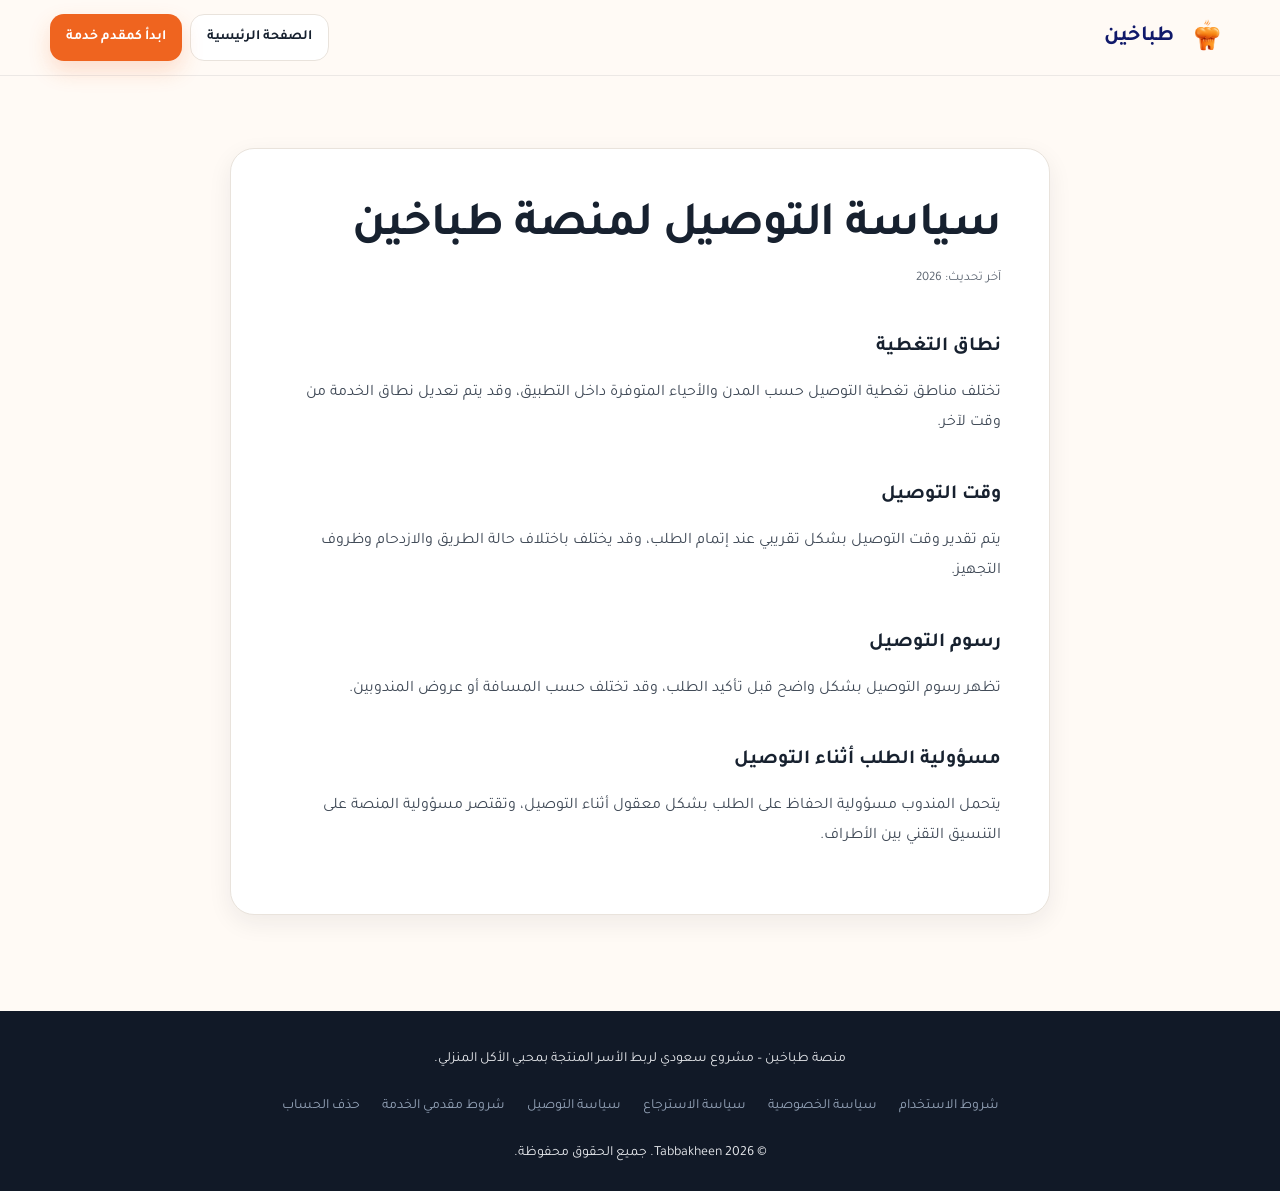
<file: legal/delivery-policy.html>
<!DOCTYPE html>
<html lang="ar" dir="rtl">
<head>
  <meta charset="UTF-8">
  <meta name="viewport" content="width=device-width, initial-scale=1.0">
  <title>سياسة التوصيل – طباخين</title>
  <meta name="description" content="سياسة توصيل الوجبات المنزلية عبر منصة طباخين. نطاق التغطية ورسوم ووقت التوصيل.">
  <link rel="canonical" href="https://tabbakheen.com/legal/delivery-policy">
  <link rel="preconnect" href="https://fonts.googleapis.com">
  <link rel="preconnect" href="https://fonts.gstatic.com" crossorigin>
  <link href="https://fonts.googleapis.com/css2?family=Tajawal:wght@400;500;700&display=swap" rel="stylesheet">
  <link rel="icon" type="image/png" href="/assets/logo.png">
  <link rel="stylesheet" href="legal-20261001.css">
</head>
<body>
<header class="legal-header">
  <div class="legal-header-inner">
    <a href="/" class="legal-brand">
      <img src="/assets/logo.png" alt="شعار طباخين">
      <span>طباخين</span>
    </a>
    <nav class="legal-header-nav">
      <a href="/" class="btn-back">الصفحة الرئيسية</a>
      <a href="/#providers" class="btn-cta">ابدأ كمقدم خدمة</a>
    </nav>
  </div>
</header>
<div class="legal-container">
  <div class="legal-card">
    <h1>سياسة التوصيل لمنصة طباخين</h1>
    <span class="legal-date">آخر تحديث: 2026</span>
    <h2>نطاق التغطية</h2>
    <p>تختلف مناطق تغطية التوصيل حسب المدن والأحياء المتوفرة داخل التطبيق، وقد يتم تعديل نطاق الخدمة من وقت لآخر.</p>
    <h2>وقت التوصيل</h2>
    <p>يتم تقدير وقت التوصيل بشكل تقريبي عند إتمام الطلب، وقد يختلف باختلاف حالة الطريق والازدحام وظروف التجهيز.</p>
    <h2>رسوم التوصيل</h2>
    <p>تظهر رسوم التوصيل بشكل واضح قبل تأكيد الطلب، وقد تختلف حسب المسافة أو عروض المندوبين.</p>
    <h2>مسؤولية الطلب أثناء التوصيل</h2>
    <p>يتحمل المندوب مسؤولية الحفاظ على الطلب بشكل معقول أثناء التوصيل، وتقتصر مسؤولية المنصة على التنسيق التقني بين الأطراف.</p>
  </div>
</div>
<footer class="legal-footer">
  <div class="legal-footer-inner">
    <p>منصة طباخين – مشروع سعودي لربط الأسر المنتجة بمحبي الأكل المنزلي.</p>
    <div class="legal-footer-links">
      <a href="/legal/terms">شروط الاستخدام</a>
      <a href="/legal/privacy">سياسة الخصوصية</a>
      <a href="/legal/refund">سياسة الاسترجاع</a>
      <a href="/legal/delivery-policy">سياسة التوصيل</a>
      <a href="/legal/provider-terms">شروط مقدمي الخدمة</a>
      <a href="/legal/delete-account">حذف الحساب</a>
    </div>
    <p>© 2026 Tabbakheen. جميع الحقوق محفوظة.</p>
  </div>
</footer>
</body>
</html>
</file>
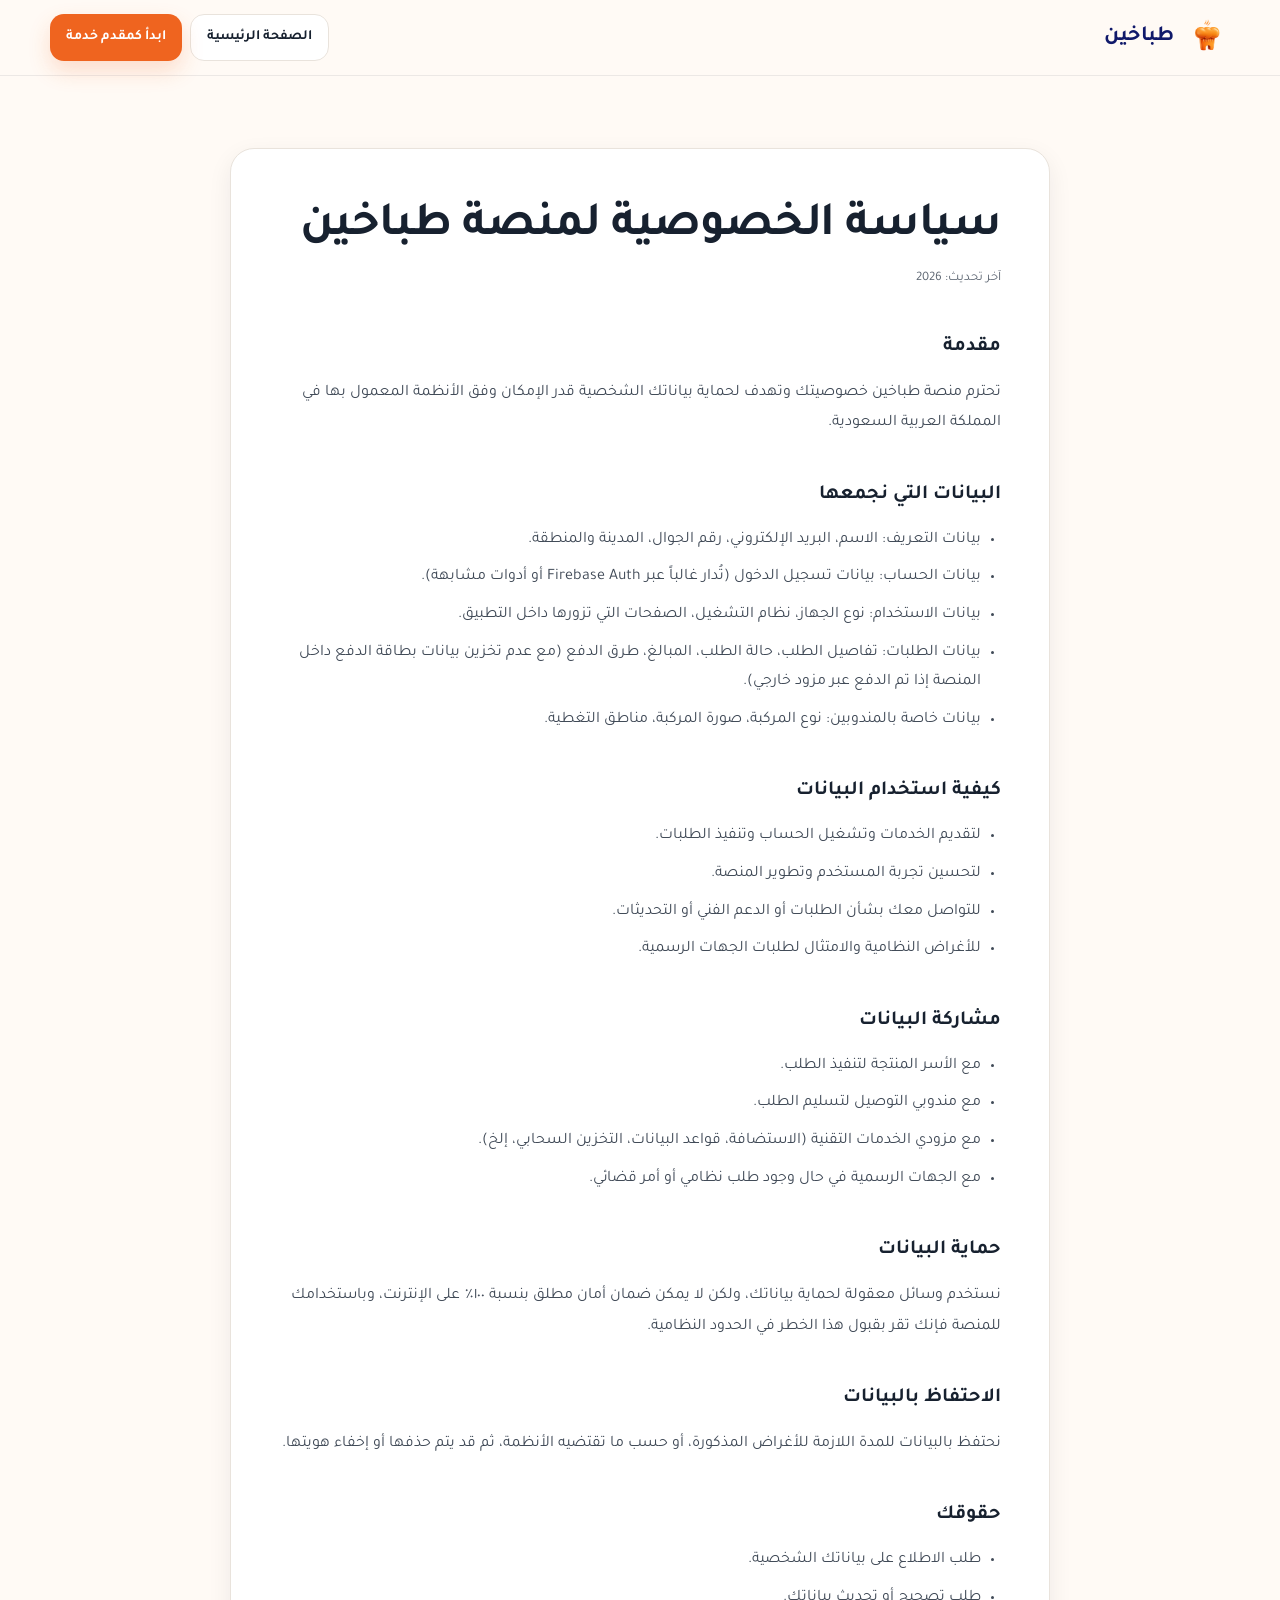
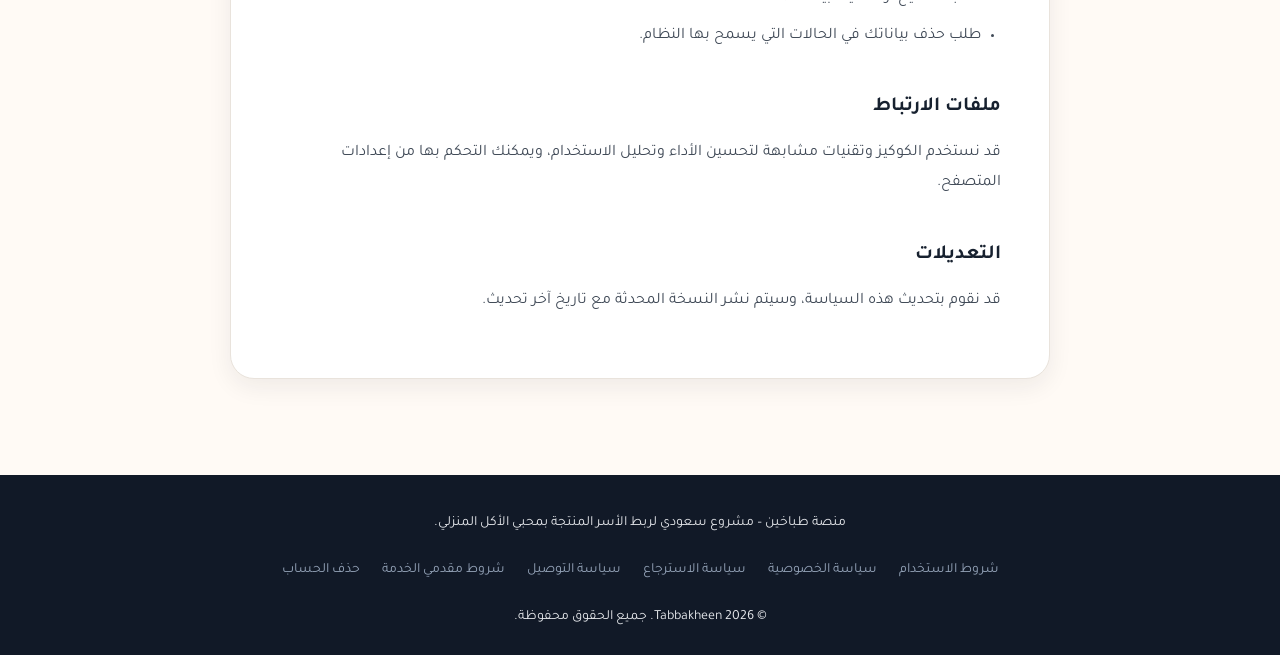
<file: legal/privacy.html>
<!DOCTYPE html>
<html lang="ar" dir="rtl">
<head>
  <meta charset="UTF-8">
  <meta name="viewport" content="width=device-width, initial-scale=1.0">
  <title>سياسة الخصوصية – طباخين</title>
  <meta name="description" content="سياسة الخصوصية لمنصة طباخين. تعرف على كيفية جمع واستخدام وحماية بياناتك الشخصية.">
  <link rel="canonical" href="https://tabbakheen.com/legal/privacy">
  <link rel="preconnect" href="https://fonts.googleapis.com">
  <link rel="preconnect" href="https://fonts.gstatic.com" crossorigin>
  <link href="https://fonts.googleapis.com/css2?family=Tajawal:wght@400;500;700&display=swap" rel="stylesheet">
  <link rel="icon" type="image/png" href="/assets/logo.png">
  <link rel="stylesheet" href="legal-20261001.css">
</head>
<body>
<header class="legal-header">
  <div class="legal-header-inner">
    <a href="/" class="legal-brand">
      <img src="/assets/logo.png" alt="شعار طباخين">
      <span>طباخين</span>
    </a>
    <nav class="legal-header-nav">
      <a href="/" class="btn-back">الصفحة الرئيسية</a>
      <a href="/#providers" class="btn-cta">ابدأ كمقدم خدمة</a>
    </nav>
  </div>
</header>
<div class="legal-container">
  <div class="legal-card">
    <h1>سياسة الخصوصية لمنصة طباخين</h1>
    <span class="legal-date">آخر تحديث: 2026</span>
    <h2>مقدمة</h2>
    <p>تحترم منصة طباخين خصوصيتك وتهدف لحماية بياناتك الشخصية قدر الإمكان وفق الأنظمة المعمول بها في المملكة العربية السعودية.</p>
    <h2>البيانات التي نجمعها</h2>
    <ul>
      <li>بيانات التعريف: الاسم، البريد الإلكتروني، رقم الجوال، المدينة والمنطقة.</li>
      <li>بيانات الحساب: بيانات تسجيل الدخول (تُدار غالباً عبر Firebase Auth أو أدوات مشابهة).</li>
      <li>بيانات الاستخدام: نوع الجهاز، نظام التشغيل، الصفحات التي تزورها داخل التطبيق.</li>
      <li>بيانات الطلبات: تفاصيل الطلب، حالة الطلب، المبالغ، طرق الدفع (مع عدم تخزين بيانات بطاقة الدفع داخل المنصة إذا تم الدفع عبر مزود خارجي).</li>
      <li>بيانات خاصة بالمندوبين: نوع المركبة، صورة المركبة، مناطق التغطية.</li>
    </ul>
    <h2>كيفية استخدام البيانات</h2>
    <ul>
      <li>لتقديم الخدمات وتشغيل الحساب وتنفيذ الطلبات.</li>
      <li>لتحسين تجربة المستخدم وتطوير المنصة.</li>
      <li>للتواصل معك بشأن الطلبات أو الدعم الفني أو التحديثات.</li>
      <li>للأغراض النظامية والامتثال لطلبات الجهات الرسمية.</li>
    </ul>
    <h2>مشاركة البيانات</h2>
    <ul>
      <li>مع الأسر المنتجة لتنفيذ الطلب.</li>
      <li>مع مندوبي التوصيل لتسليم الطلب.</li>
      <li>مع مزودي الخدمات التقنية (الاستضافة، قواعد البيانات، التخزين السحابي، إلخ).</li>
      <li>مع الجهات الرسمية في حال وجود طلب نظامي أو أمر قضائي.</li>
    </ul>
    <h2>حماية البيانات</h2>
    <p>نستخدم وسائل معقولة لحماية بياناتك، ولكن لا يمكن ضمان أمان مطلق بنسبة ١٠٠٪ على الإنترنت، وباستخدامك للمنصة فإنك تقر بقبول هذا الخطر في الحدود النظامية.</p>
    <h2>الاحتفاظ بالبيانات</h2>
    <p>نحتفظ بالبيانات للمدة اللازمة للأغراض المذكورة، أو حسب ما تقتضيه الأنظمة، ثم قد يتم حذفها أو إخفاء هويتها.</p>
    <h2>حقوقك</h2>
    <ul>
      <li>طلب الاطلاع على بياناتك الشخصية.</li>
      <li>طلب تصحيح أو تحديث بياناتك.</li>
      <li>طلب حذف بياناتك في الحالات التي يسمح بها النظام.</li>
    </ul>
    <h2>ملفات الارتباط</h2>
    <p>قد نستخدم الكوكيز وتقنيات مشابهة لتحسين الأداء وتحليل الاستخدام، ويمكنك التحكم بها من إعدادات المتصفح.</p>
    <h2>التعديلات</h2>
    <p>قد نقوم بتحديث هذه السياسة، وسيتم نشر النسخة المحدثة مع تاريخ آخر تحديث.</p>
  </div>
</div>
<footer class="legal-footer">
  <div class="legal-footer-inner">
    <p>منصة طباخين – مشروع سعودي لربط الأسر المنتجة بمحبي الأكل المنزلي.</p>
    <div class="legal-footer-links">
      <a href="/legal/terms">شروط الاستخدام</a>
      <a href="/legal/privacy">سياسة الخصوصية</a>
      <a href="/legal/refund">سياسة الاسترجاع</a>
      <a href="/legal/delivery-policy">سياسة التوصيل</a>
      <a href="/legal/provider-terms">شروط مقدمي الخدمة</a>
      <a href="/legal/delete-account">حذف الحساب</a>
    </div>
    <p>© 2026 Tabbakheen. جميع الحقوق محفوظة.</p>
  </div>
</footer>
</body>
</html>
</file>
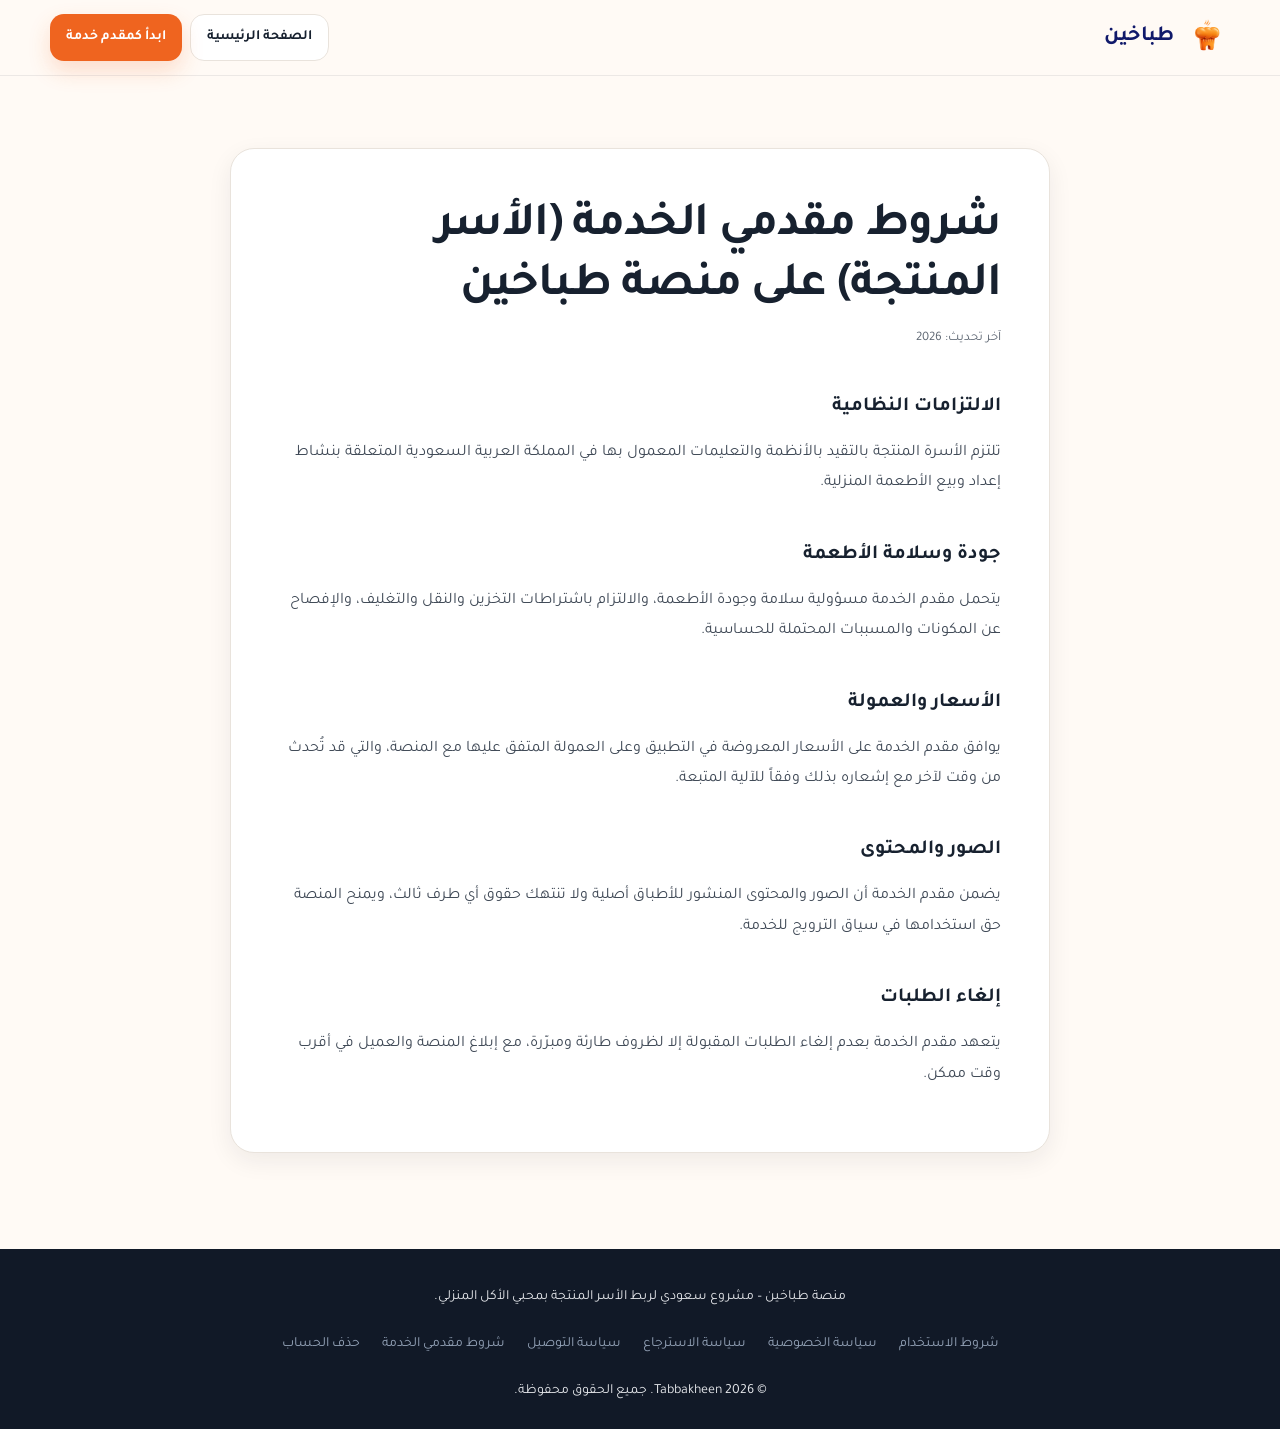
<file: legal/provider-terms.html>
<!DOCTYPE html>
<html lang="ar" dir="rtl">
<head>
  <meta charset="UTF-8">
  <meta name="viewport" content="width=device-width, initial-scale=1.0">
  <title>شروط مقدمي الخدمة – طباخين</title>
  <meta name="description" content="شروط وأحكام الأسر المنتجة (مقدمي الخدمة) على منصة طباخين لطلب الأكل المنزلي.">
  <link rel="canonical" href="https://tabbakheen.com/legal/provider-terms">
  <link rel="preconnect" href="https://fonts.googleapis.com">
  <link rel="preconnect" href="https://fonts.gstatic.com" crossorigin>
  <link href="https://fonts.googleapis.com/css2?family=Tajawal:wght@400;500;700&display=swap" rel="stylesheet">
  <link rel="icon" type="image/png" href="/assets/logo.png">
  <link rel="stylesheet" href="legal-20261001.css">
</head>
<body>
<header class="legal-header">
  <div class="legal-header-inner">
    <a href="/" class="legal-brand">
      <img src="/assets/logo.png" alt="شعار طباخين">
      <span>طباخين</span>
    </a>
    <nav class="legal-header-nav">
      <a href="/" class="btn-back">الصفحة الرئيسية</a>
      <a href="/#providers" class="btn-cta">ابدأ كمقدم خدمة</a>
    </nav>
  </div>
</header>
<div class="legal-container">
  <div class="legal-card">
    <h1>شروط مقدمي الخدمة (الأسر المنتجة) على منصة طباخين</h1>
    <span class="legal-date">آخر تحديث: 2026</span>
    <h2>الالتزامات النظامية</h2>
    <p>تلتزم الأسرة المنتجة بالتقيد بالأنظمة والتعليمات المعمول بها في المملكة العربية السعودية المتعلقة بنشاط إعداد وبيع الأطعمة المنزلية.</p>
    <h2>جودة وسلامة الأطعمة</h2>
    <p>يتحمل مقدم الخدمة مسؤولية سلامة وجودة الأطعمة، والالتزام باشتراطات التخزين والنقل والتغليف، والإفصاح عن المكونات والمسببات المحتملة للحساسية.</p>
    <h2>الأسعار والعمولة</h2>
    <p>يوافق مقدم الخدمة على الأسعار المعروضة في التطبيق وعلى العمولة المتفق عليها مع المنصة، والتي قد تُحدث من وقت لآخر مع إشعاره بذلك وفقاً للآلية المتبعة.</p>
    <h2>الصور والمحتوى</h2>
    <p>يضمن مقدم الخدمة أن الصور والمحتوى المنشور للأطباق أصلية ولا تنتهك حقوق أي طرف ثالث، ويمنح المنصة حق استخدامها في سياق الترويج للخدمة.</p>
    <h2>إلغاء الطلبات</h2>
    <p>يتعهد مقدم الخدمة بعدم إلغاء الطلبات المقبولة إلا لظروف طارئة ومبرّرة، مع إبلاغ المنصة والعميل في أقرب وقت ممكن.</p>
  </div>
</div>
<footer class="legal-footer">
  <div class="legal-footer-inner">
    <p>منصة طباخين – مشروع سعودي لربط الأسر المنتجة بمحبي الأكل المنزلي.</p>
    <div class="legal-footer-links">
      <a href="/legal/terms">شروط الاستخدام</a>
      <a href="/legal/privacy">سياسة الخصوصية</a>
      <a href="/legal/refund">سياسة الاسترجاع</a>
      <a href="/legal/delivery-policy">سياسة التوصيل</a>
      <a href="/legal/provider-terms">شروط مقدمي الخدمة</a>
      <a href="/legal/delete-account">حذف الحساب</a>
    </div>
    <p>© 2026 Tabbakheen. جميع الحقوق محفوظة.</p>
  </div>
</footer>
</body>
</html>
</file>
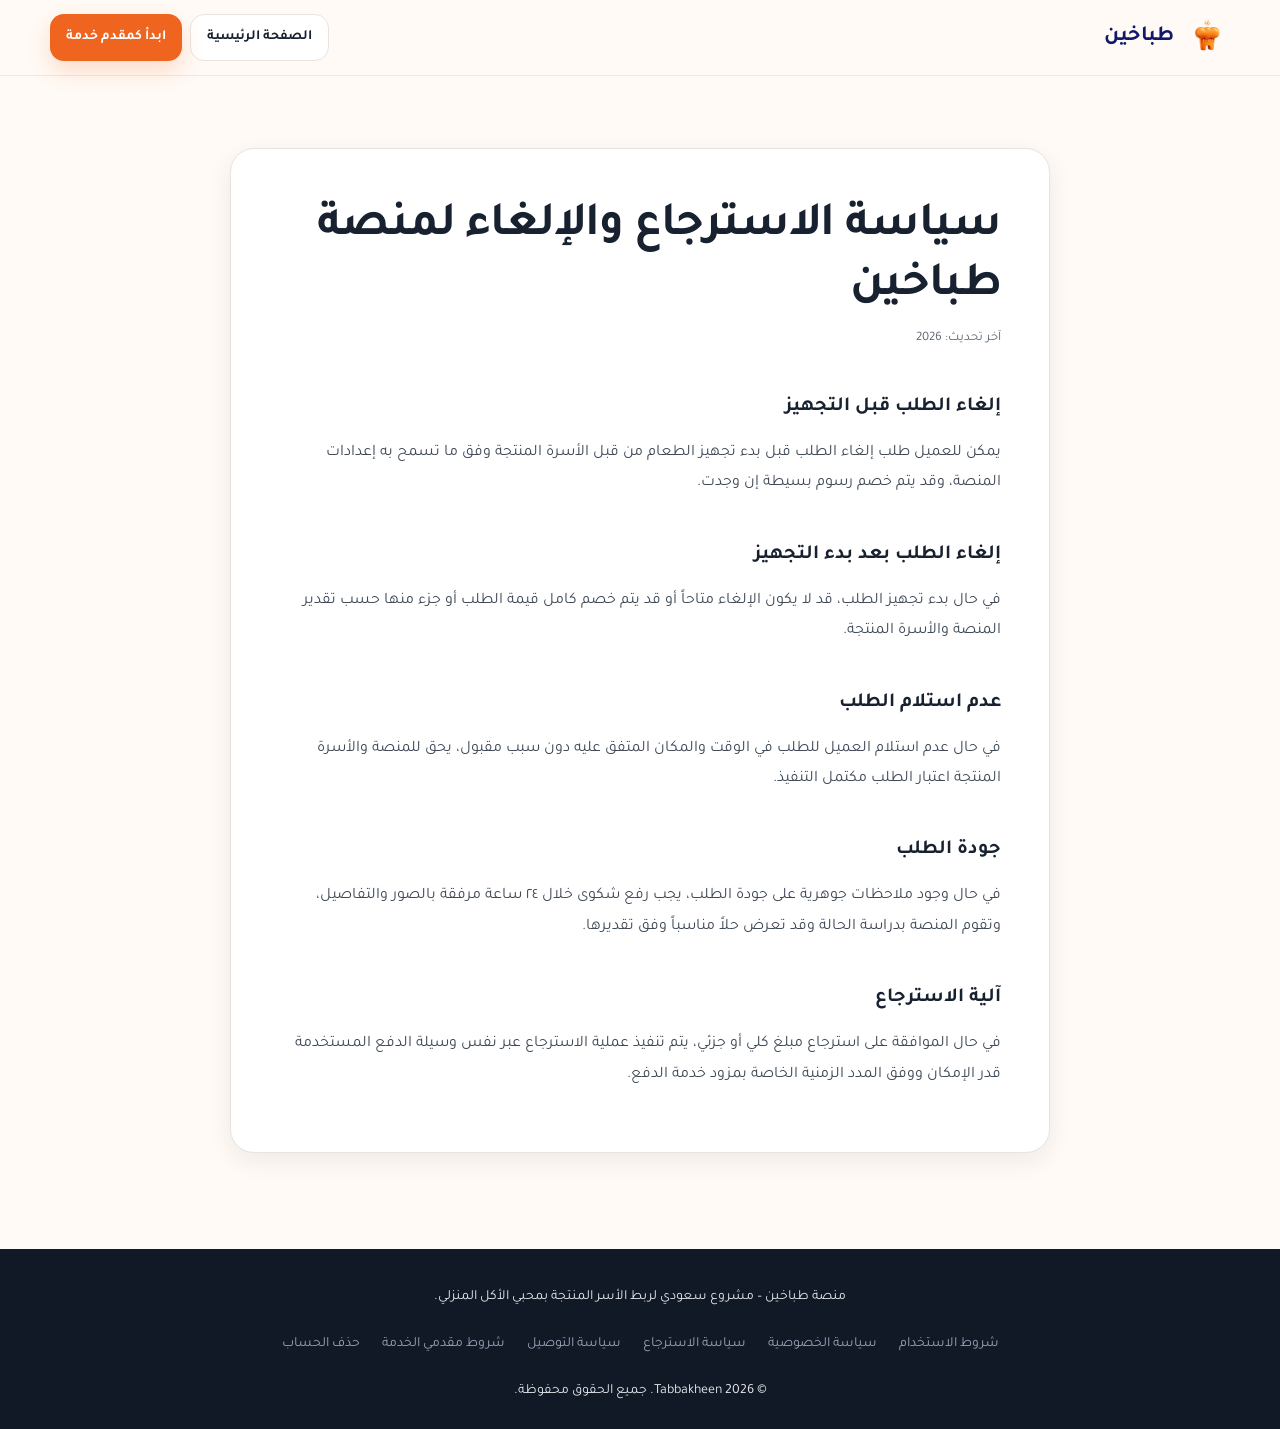
<file: legal/refund.html>
<!DOCTYPE html>
<html lang="ar" dir="rtl">
<head>
  <meta charset="UTF-8">
  <meta name="viewport" content="width=device-width, initial-scale=1.0">
  <title>سياسة الاسترجاع والإلغاء – طباخين</title>
  <meta name="description" content="سياسة الاسترجاع والإلغاء لمنصة طباخين. تفاصيل إلغاء الطلبات واسترجاع المبالغ.">
  <link rel="canonical" href="https://tabbakheen.com/legal/refund">
  <link rel="preconnect" href="https://fonts.googleapis.com">
  <link rel="preconnect" href="https://fonts.gstatic.com" crossorigin>
  <link href="https://fonts.googleapis.com/css2?family=Tajawal:wght@400;500;700&display=swap" rel="stylesheet">
  <link rel="icon" type="image/png" href="/assets/logo.png">
  <link rel="stylesheet" href="legal-20261001.css">
</head>
<body>
<header class="legal-header">
  <div class="legal-header-inner">
    <a href="/" class="legal-brand">
      <img src="/assets/logo.png" alt="شعار طباخين">
      <span>طباخين</span>
    </a>
    <nav class="legal-header-nav">
      <a href="/" class="btn-back">الصفحة الرئيسية</a>
      <a href="/#providers" class="btn-cta">ابدأ كمقدم خدمة</a>
    </nav>
  </div>
</header>
<div class="legal-container">
  <div class="legal-card">
    <h1>سياسة الاسترجاع والإلغاء لمنصة طباخين</h1>
    <span class="legal-date">آخر تحديث: 2026</span>
    <h2>إلغاء الطلب قبل التجهيز</h2>
    <p>يمكن للعميل طلب إلغاء الطلب قبل بدء تجهيز الطعام من قبل الأسرة المنتجة وفق ما تسمح به إعدادات المنصة، وقد يتم خصم رسوم بسيطة إن وجدت.</p>
    <h2>إلغاء الطلب بعد بدء التجهيز</h2>
    <p>في حال بدء تجهيز الطلب، قد لا يكون الإلغاء متاحاً أو قد يتم خصم كامل قيمة الطلب أو جزء منها حسب تقدير المنصة والأسرة المنتجة.</p>
    <h2>عدم استلام الطلب</h2>
    <p>في حال عدم استلام العميل للطلب في الوقت والمكان المتفق عليه دون سبب مقبول، يحق للمنصة والأسرة المنتجة اعتبار الطلب مكتمل التنفيذ.</p>
    <h2>جودة الطلب</h2>
    <p>في حال وجود ملاحظات جوهرية على جودة الطلب، يجب رفع شكوى خلال ٢٤ ساعة مرفقة بالصور والتفاصيل، وتقوم المنصة بدراسة الحالة وقد تعرض حلاً مناسباً وفق تقديرها.</p>
    <h2>آلية الاسترجاع</h2>
    <p>في حال الموافقة على استرجاع مبلغ كلي أو جزئي، يتم تنفيذ عملية الاسترجاع عبر نفس وسيلة الدفع المستخدمة قدر الإمكان ووفق المدد الزمنية الخاصة بمزود خدمة الدفع.</p>
  </div>
</div>
<footer class="legal-footer">
  <div class="legal-footer-inner">
    <p>منصة طباخين – مشروع سعودي لربط الأسر المنتجة بمحبي الأكل المنزلي.</p>
    <div class="legal-footer-links">
      <a href="/legal/terms">شروط الاستخدام</a>
      <a href="/legal/privacy">سياسة الخصوصية</a>
      <a href="/legal/refund">سياسة الاسترجاع</a>
      <a href="/legal/delivery-policy">سياسة التوصيل</a>
      <a href="/legal/provider-terms">شروط مقدمي الخدمة</a>
      <a href="/legal/delete-account">حذف الحساب</a>
    </div>
    <p>© 2026 Tabbakheen. جميع الحقوق محفوظة.</p>
  </div>
</footer>
</body>
</html>
</file>
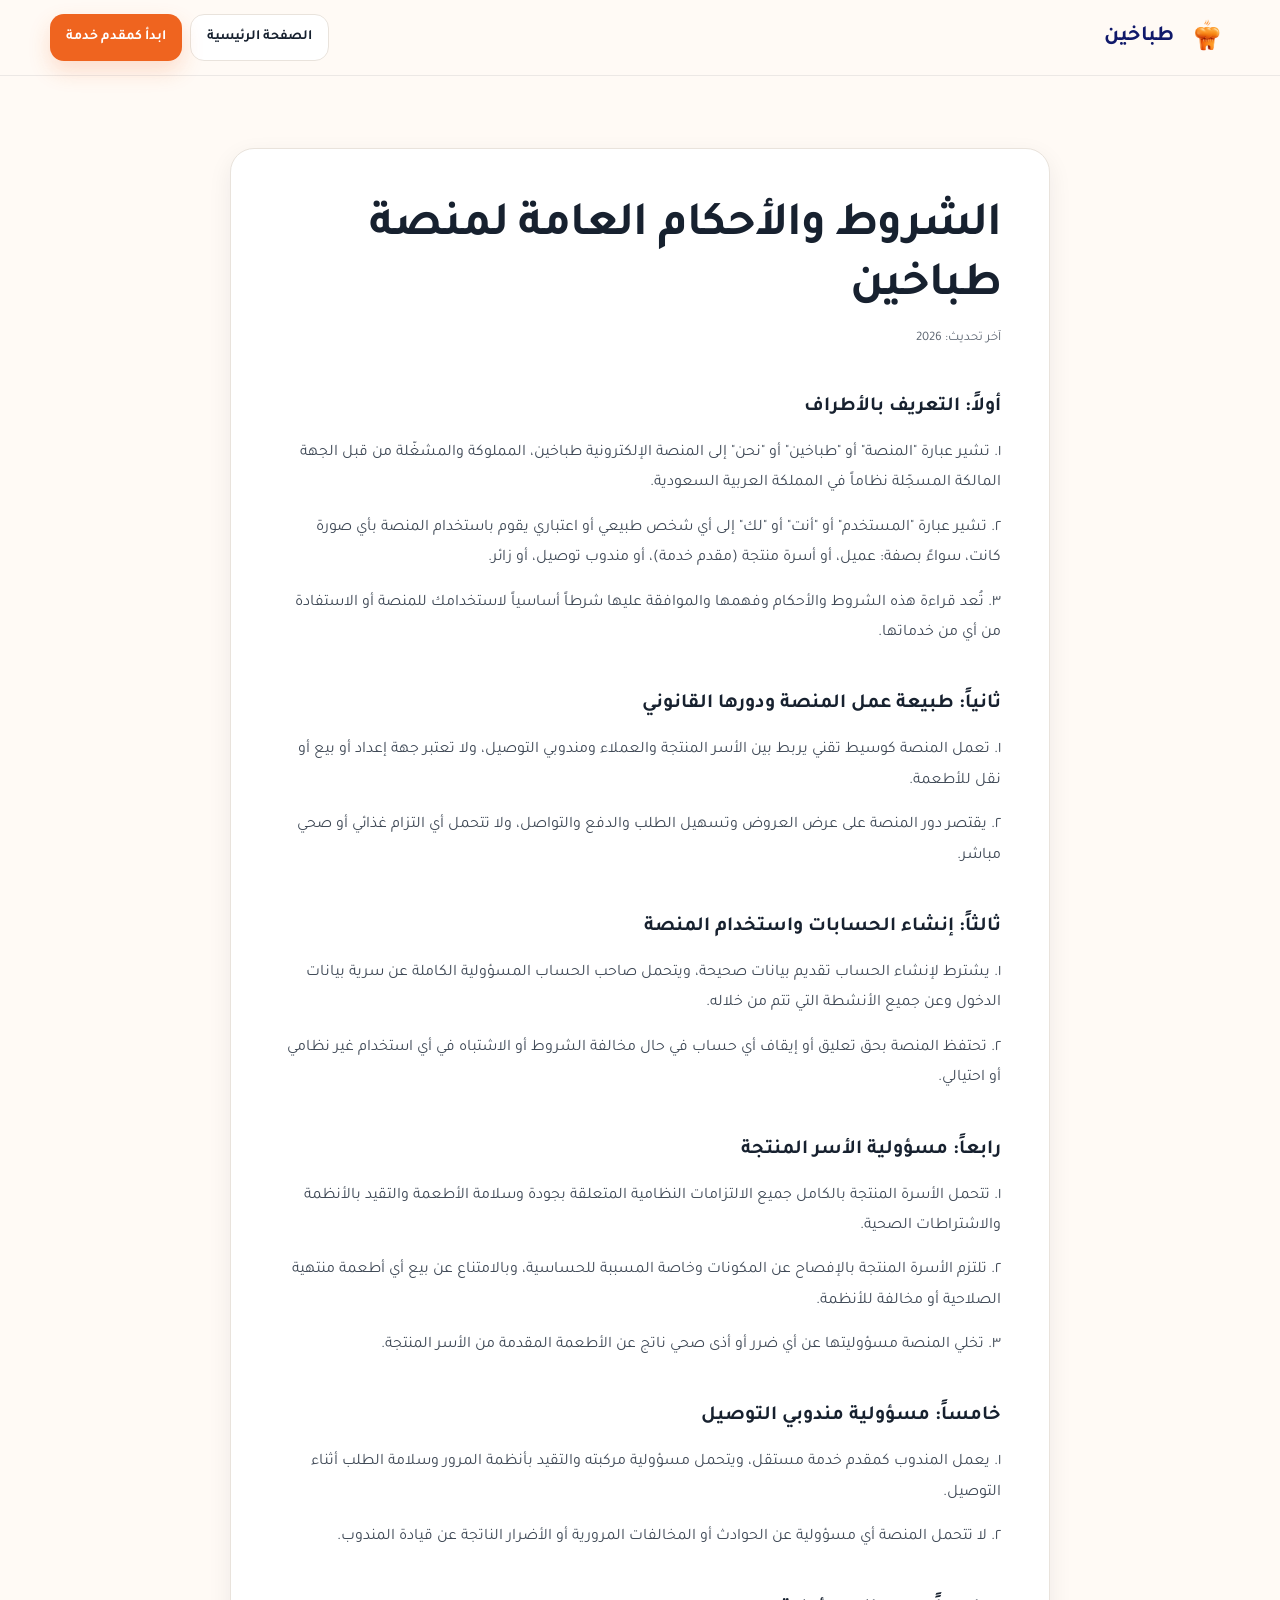
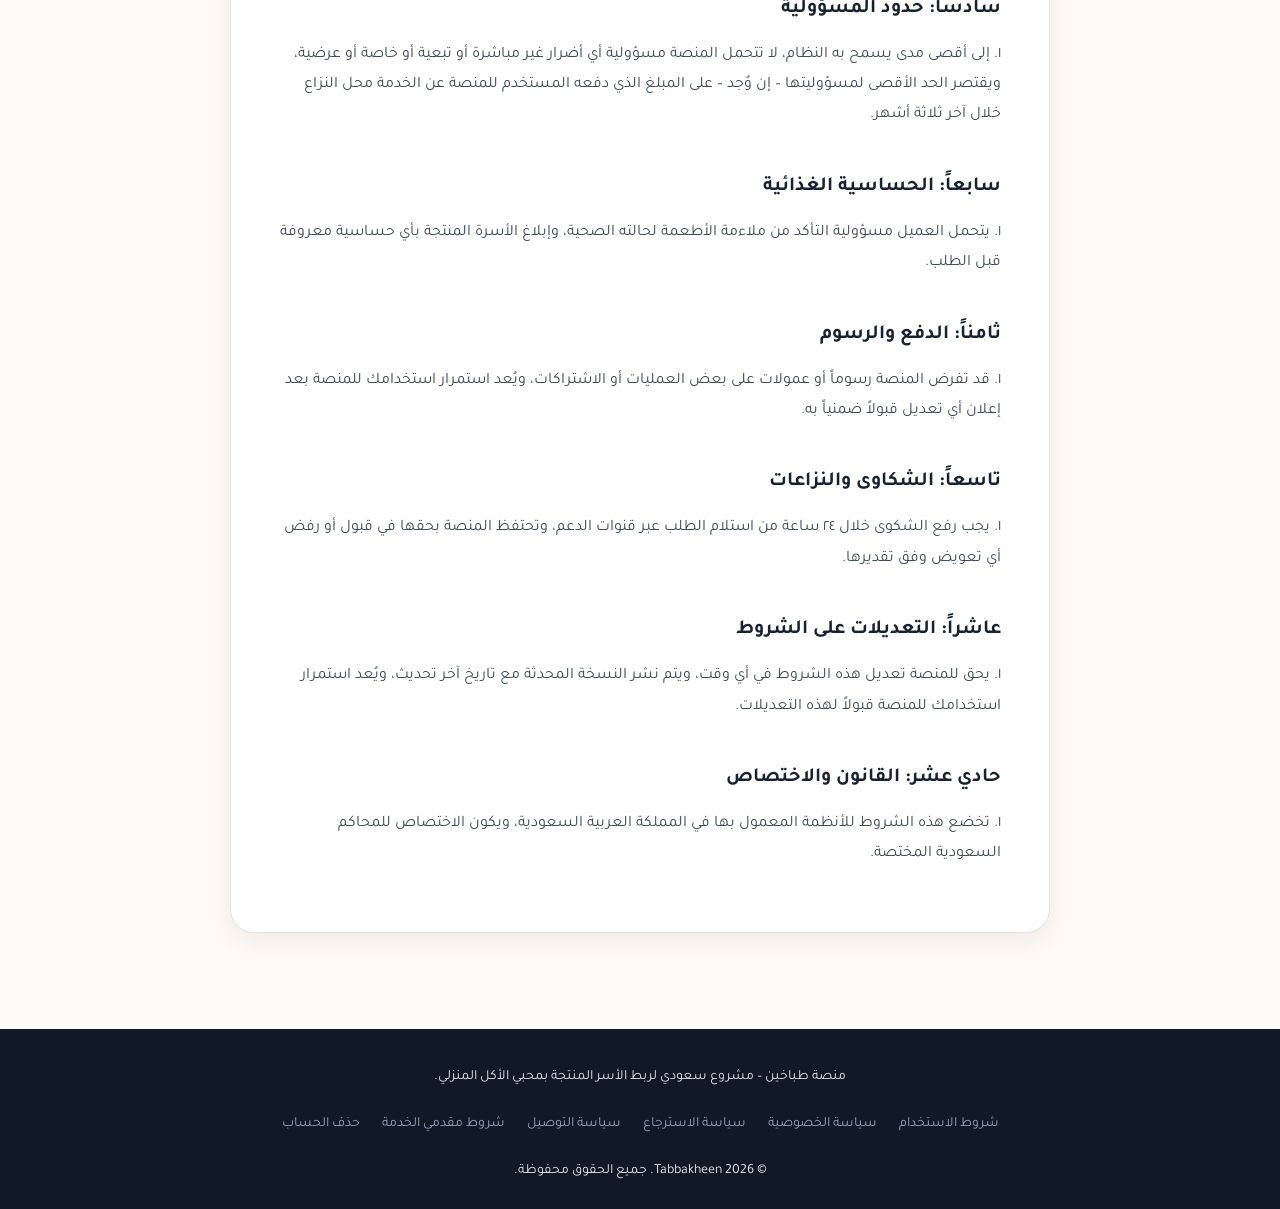
<file: legal/terms.html>
<!DOCTYPE html>
<html lang="ar" dir="rtl">
<head>
  <meta charset="UTF-8">
  <meta name="viewport" content="width=device-width, initial-scale=1.0">
  <title>الشروط والأحكام – طباخين</title>
  <meta name="description" content="الشروط والأحكام العامة لاستخدام منصة طباخين لطلب الأكل المنزلي من الأسر المنتجة في السعودية.">
  <link rel="canonical" href="https://tabbakheen.com/legal/terms">
  <link rel="preconnect" href="https://fonts.googleapis.com">
  <link rel="preconnect" href="https://fonts.gstatic.com" crossorigin>
  <link href="https://fonts.googleapis.com/css2?family=Tajawal:wght@400;500;700&display=swap" rel="stylesheet">
  <link rel="icon" type="image/png" href="/assets/logo.png">
  <link rel="stylesheet" href="legal-20261001.css">
</head>
<body>
<header class="legal-header">
  <div class="legal-header-inner">
    <a href="/" class="legal-brand">
      <img src="/assets/logo.png" alt="شعار طباخين">
      <span>طباخين</span>
    </a>
    <nav class="legal-header-nav">
      <a href="/" class="btn-back">الصفحة الرئيسية</a>
      <a href="/#providers" class="btn-cta">ابدأ كمقدم خدمة</a>
    </nav>
  </div>
</header>
<div class="legal-container">
  <div class="legal-card">
    <h1>الشروط والأحكام العامة لمنصة طباخين</h1>
    <span class="legal-date">آخر تحديث: 2026</span>
    <h2>أولاً: التعريف بالأطراف</h2>
    <p>١. تشير عبارة "المنصة" أو "طباخين" أو "نحن" إلى المنصة الإلكترونية طباخين، المملوكة والمشغّلة من قبل الجهة المالكة المسجّلة نظاماً في المملكة العربية السعودية.</p>
    <p>٢. تشير عبارة "المستخدم" أو "أنت" أو "لك" إلى أي شخص طبيعي أو اعتباري يقوم باستخدام المنصة بأي صورة كانت، سواءً بصفة: عميل، أو أسرة منتجة (مقدم خدمة)، أو مندوب توصيل، أو زائر.</p>
    <p>٣. تُعد قراءة هذه الشروط والأحكام وفهمها والموافقة عليها شرطاً أساسياً لاستخدامك للمنصة أو الاستفادة من أي من خدماتها.</p>
    <h2>ثانياً: طبيعة عمل المنصة ودورها القانوني</h2>
    <p>١. تعمل المنصة كوسيط تقني يربط بين الأسر المنتجة والعملاء ومندوبي التوصيل، ولا تعتبر جهة إعداد أو بيع أو نقل للأطعمة.</p>
    <p>٢. يقتصر دور المنصة على عرض العروض وتسهيل الطلب والدفع والتواصل، ولا تتحمل أي التزام غذائي أو صحي مباشر.</p>
    <h2>ثالثاً: إنشاء الحسابات واستخدام المنصة</h2>
    <p>١. يشترط لإنشاء الحساب تقديم بيانات صحيحة، ويتحمل صاحب الحساب المسؤولية الكاملة عن سرية بيانات الدخول وعن جميع الأنشطة التي تتم من خلاله.</p>
    <p>٢. تحتفظ المنصة بحق تعليق أو إيقاف أي حساب في حال مخالفة الشروط أو الاشتباه في أي استخدام غير نظامي أو احتيالي.</p>
    <h2>رابعاً: مسؤولية الأسر المنتجة</h2>
    <p>١. تتحمل الأسرة المنتجة بالكامل جميع الالتزامات النظامية المتعلقة بجودة وسلامة الأطعمة والتقيد بالأنظمة والاشتراطات الصحية.</p>
    <p>٢. تلتزم الأسرة المنتجة بالإفصاح عن المكونات وخاصة المسببة للحساسية، وبالامتناع عن بيع أي أطعمة منتهية الصلاحية أو مخالفة للأنظمة.</p>
    <p>٣. تخلي المنصة مسؤوليتها عن أي ضرر أو أذى صحي ناتج عن الأطعمة المقدمة من الأسر المنتجة.</p>
    <h2>خامساً: مسؤولية مندوبي التوصيل</h2>
    <p>١. يعمل المندوب كمقدم خدمة مستقل، ويتحمل مسؤولية مركبته والتقيد بأنظمة المرور وسلامة الطلب أثناء التوصيل.</p>
    <p>٢. لا تتحمل المنصة أي مسؤولية عن الحوادث أو المخالفات المرورية أو الأضرار الناتجة عن قيادة المندوب.</p>
    <h2>سادساً: حدود المسؤولية</h2>
    <p>١. إلى أقصى مدى يسمح به النظام، لا تتحمل المنصة مسؤولية أي أضرار غير مباشرة أو تبعية أو خاصة أو عرضية، ويقتصر الحد الأقصى لمسؤوليتها – إن وُجد – على المبلغ الذي دفعه المستخدم للمنصة عن الخدمة محل النزاع خلال آخر ثلاثة أشهر.</p>
    <h2>سابعاً: الحساسية الغذائية</h2>
    <p>١. يتحمل العميل مسؤولية التأكد من ملاءمة الأطعمة لحالته الصحية، وإبلاغ الأسرة المنتجة بأي حساسية معروفة قبل الطلب.</p>
    <h2>ثامناً: الدفع والرسوم</h2>
    <p>١. قد تفرض المنصة رسوماً أو عمولات على بعض العمليات أو الاشتراكات، ويُعد استمرار استخدامك للمنصة بعد إعلان أي تعديل قبولاً ضمنياً به.</p>
    <h2>تاسعاً: الشكاوى والنزاعات</h2>
    <p>١. يجب رفع الشكوى خلال ٢٤ ساعة من استلام الطلب عبر قنوات الدعم، وتحتفظ المنصة بحقها في قبول أو رفض أي تعويض وفق تقديرها.</p>
    <h2>عاشراً: التعديلات على الشروط</h2>
    <p>١. يحق للمنصة تعديل هذه الشروط في أي وقت، ويتم نشر النسخة المحدثة مع تاريخ آخر تحديث، ويُعد استمرار استخدامك للمنصة قبولاً لهذه التعديلات.</p>
    <h2>حادي عشر: القانون والاختصاص</h2>
    <p>١. تخضع هذه الشروط للأنظمة المعمول بها في المملكة العربية السعودية، ويكون الاختصاص للمحاكم السعودية المختصة.</p>
  </div>
</div>
<footer class="legal-footer">
  <div class="legal-footer-inner">
    <p>منصة طباخين – مشروع سعودي لربط الأسر المنتجة بمحبي الأكل المنزلي.</p>
    <div class="legal-footer-links">
      <a href="/legal/terms">شروط الاستخدام</a>
      <a href="/legal/privacy">سياسة الخصوصية</a>
      <a href="/legal/refund">سياسة الاسترجاع</a>
      <a href="/legal/delivery-policy">سياسة التوصيل</a>
      <a href="/legal/provider-terms">شروط مقدمي الخدمة</a>
      <a href="/legal/delete-account">حذف الحساب</a>
    </div>
    <p>© 2026 Tabbakheen. جميع الحقوق محفوظة.</p>
  </div>
</footer>
</body>
</html>
</file>
<file: styles-20261001-driver.css>
:root {
  --orange: #ef641f;
  --orange-dark: #c9470b;
  --orange-soft: #fff0e6;
  --ink: #17212f;
  --muted: #5d6672;
  --navy: #10196a;
  --cream: #fffaf5;
  --surface: #fff;
  --line: #e9e3dc;
  --green: #26735f;
  --shadow-sm: 0 8px 24px rgba(27, 35, 48, .07);
  --shadow-lg: 0 28px 70px rgba(27, 35, 48, .14);
  --radius: 24px;
  --container: 1180px;
  --header-height: 76px;
}

* { box-sizing: border-box; }
html { scroll-behavior: smooth; scroll-padding-top: calc(var(--header-height) + 20px); overflow-x: clip; }
body { margin: 0; color: var(--ink); background: var(--cream); font-family: "Tajawal", system-ui, sans-serif; font-size: 16px; line-height: 1.7; overflow-x: hidden; }
body.menu-open { overflow: hidden; }
img, svg { display: block; max-width: 100%; }
svg { fill: none; stroke: currentColor; stroke-linecap: round; stroke-linejoin: round; stroke-width: 1.8; }
a { color: inherit; text-decoration: none; }
button, a { -webkit-tap-highlight-color: transparent; touch-action: manipulation; }
button { font: inherit; }
p, h1, h2, h3 { margin-top: 0; }
.container { width: min(calc(100% - 32px), var(--container)); margin-inline: auto; }
.skip-link { position: fixed; top: 8px; inset-inline-start: 8px; z-index: 1000; padding: 10px 16px; color: #fff; background: var(--navy); border-radius: 10px; transform: translateY(-150%); }
.skip-link:focus { transform: none; }
:focus-visible { outline: 3px solid #1179d4; outline-offset: 3px; }

.site-header { position: sticky; top: 0; z-index: 100; min-height: var(--header-height); background: rgba(255, 250, 245, .88); border-bottom: 1px solid transparent; backdrop-filter: blur(16px); transition: box-shadow .2s, border-color .2s; }
.site-header.is-scrolled { border-color: rgba(23, 33, 47, .08); box-shadow: 0 8px 28px rgba(24, 28, 35, .07); }
.header-content { min-height: var(--header-height); display: flex; align-items: center; justify-content: space-between; gap: 24px; }
.nav-brand { display: inline-flex; align-items: center; gap: 10px; min-height: 48px; font-weight: 800; font-size: 1.35rem; }
.nav-logo-img { width: 46px; height: 46px; object-fit: contain; }
.nav-brand-text { color: var(--navy); }
.main-nav { display: flex; align-items: center; gap: 6px; }
.main-nav a { min-height: 44px; padding: 10px 12px; color: #35404e; border-radius: 12px; font-size: .94rem; font-weight: 500; transition: color .2s, background .2s; }
.main-nav a:hover { color: var(--orange-dark); background: var(--orange-soft); }
.menu-toggle { display: none; width: 48px; height: 48px; border: 1px solid var(--line); border-radius: 14px; background: #fff; align-items: center; justify-content: center; flex-direction: column; gap: 5px; cursor: pointer; }
.menu-toggle span { width: 21px; height: 2px; border-radius: 4px; background: var(--ink); transition: transform .2s, opacity .2s; }
.menu-toggle[aria-expanded="true"] span:first-child { transform: translateY(7px) rotate(45deg); }
.menu-toggle[aria-expanded="true"] span:nth-child(2) { opacity: 0; }
.menu-toggle[aria-expanded="true"] span:last-child { transform: translateY(-7px) rotate(-45deg); }

.btn { display: inline-flex; min-height: 48px; align-items: center; justify-content: center; padding: 12px 22px; border: 1px solid transparent; border-radius: 14px; font-weight: 700; line-height: 1.2; transition: background .2s, color .2s, border-color .2s, box-shadow .2s, transform .2s; }
.btn:hover { transform: translateY(-2px); }
.btn:active { transform: translateY(0); }
.btn-primary { color: #fff; background: var(--orange); box-shadow: 0 10px 22px rgba(239, 100, 31, .2); }
.btn-primary:hover { background: var(--orange-dark); }
.btn-secondary { color: var(--ink); background: #fff; border-color: #dcd6cf; }
.btn-secondary:hover { color: var(--orange-dark); border-color: var(--orange); }
.btn-light { color: var(--navy); background: #fff; }
.btn-large { min-height: 54px; padding-inline: 28px; }

.hero-section { position: relative; padding: 72px 0 0; isolation: isolate; background: radial-gradient(circle at 12% 18%, rgba(239,100,31,.11), transparent 28%), linear-gradient(180deg, #fffaf5, #fff 82%); }
.hero-glow { position: absolute; z-index: -1; top: 6%; inset-inline-end: -8%; width: 45vw; height: 45vw; max-width: 650px; max-height: 650px; background: radial-gradient(circle, rgba(255,190,134,.22), transparent 68%); }
.hero-content { display: grid; grid-template-columns: .9fr 1.1fr; align-items: center; gap: clamp(36px, 7vw, 92px); min-height: 550px; }
.eyebrow { display: flex; align-items: center; margin-bottom: 12px; color: var(--orange-dark); font-size: .9rem; font-weight: 800; letter-spacing: .02em; }
.hero-text h1 { max-width: 600px; margin-bottom: 22px; font-size: clamp(3.3rem, 6vw, 5.75rem); line-height: .98; letter-spacing: -.055em; }
.hero-text h1 em { color: var(--orange); font-style: normal; }
.hero-summary { max-width: 560px; margin-bottom: 28px; color: var(--muted); font-size: clamp(1.06rem, 1.5vw, 1.25rem); line-height: 1.85; }
.hero-actions { display: flex; flex-wrap: wrap; gap: 12px; }
.driver-link, .text-link, .support-link { display: inline-flex; gap: 8px; align-items: center; min-height: 44px; margin-top: 12px; color: var(--orange-dark); font-weight: 700; }
.hero-visual { position: relative; min-width: 0; padding: 28px 0; }
.hero-picture { display: block; overflow: hidden; aspect-ratio: 1.28; border: 8px solid #fff; border-radius: 38px 38px 80px 38px; background: var(--navy); box-shadow: var(--shadow-lg); transform: rotate(-1.5deg); }
.hero-image { width: 100%; height: 100%; object-fit: cover; }
.visual-card { position: absolute; z-index: 2; display: flex; align-items: center; gap: 12px; min-width: 180px; padding: 13px 16px; background: rgba(255,255,255,.96); border: 1px solid rgba(255,255,255,.8); border-radius: 18px; box-shadow: var(--shadow-sm); }
.visual-card svg { flex: 0 0 36px; width: 36px; height: 36px; padding: 8px; color: var(--orange); background: var(--orange-soft); border-radius: 11px; }
.visual-card span { color: var(--muted); font-size: .76rem; line-height: 1.45; }
.visual-card strong { display: block; color: var(--ink); font-size: .9rem; }
.visual-card-top { top: 4px; inset-inline-end: -18px; }
.visual-card-bottom { bottom: 4px; inset-inline-start: -25px; }
.quick-benefits { position: relative; z-index: 3; display: grid; grid-template-columns: repeat(4, 1fr); margin-top: 68px; padding: 22px; background: #fff; border: 1px solid var(--line); border-radius: 24px; box-shadow: var(--shadow-sm); transform: translateY(36px); }
.quick-benefits > div { display: flex; gap: 12px; align-items: center; padding: 5px 20px; border-inline-start: 1px solid var(--line); }
.quick-benefits > div:first-child { border-inline-start: 0; }
.quick-benefits svg { width: 28px; height: 28px; color: var(--orange); }
.quick-benefits span { color: var(--muted); font-size: .82rem; }
.quick-benefits strong { display: block; color: var(--ink); font-size: .95rem; }

.section { padding: clamp(80px, 9vw, 128px) 0; }
.section-heading { max-width: 640px; margin: 0 auto 46px; text-align: center; }
.section-heading h2, .audience-copy h2, .driver-copy h2, .download-card h2 { margin-bottom: 18px; font-size: clamp(2.25rem, 4.5vw, 4rem); line-height: 1.12; letter-spacing: -.035em; }
.section-heading p:last-child, .audience-copy > p, .driver-copy > p { color: var(--muted); font-size: 1.06rem; }
.section-how { padding-top: 132px; background: #fff; }
.steps-grid { position: relative; display: grid; grid-template-columns: repeat(3, 1fr); gap: 20px; margin: 0; padding: 0; list-style: none; }
.step-card { position: relative; min-height: 260px; padding: 32px; overflow: hidden; background: var(--cream); border: 1px solid var(--line); border-radius: var(--radius); }
.step-card:nth-child(2) { margin-top: 28px; }
.step-number { position: absolute; top: 18px; inset-inline-end: 22px; color: rgba(23,33,47,.08); font-size: 3rem; font-weight: 800; line-height: 1; }
.icon-box { display: inline-flex; align-items: center; justify-content: center; width: 52px; height: 52px; margin-bottom: 30px; color: var(--orange); background: var(--orange-soft); border-radius: 15px; }
.icon-box svg { width: 26px; height: 26px; }
.step-card h3 { margin-bottom: 8px; font-size: 1.45rem; }
.step-card p { margin: 0; color: var(--muted); }

.section-audience { overflow: hidden; }
.section-customer { background: #f5f1ec; }
.section-provider { background: #fff; }
.audience-grid { display: grid; grid-template-columns: .88fr 1.12fr; align-items: center; gap: clamp(44px, 8vw, 110px); }
.audience-grid-reverse { grid-template-columns: 1.12fr .88fr; }
.audience-copy .eyebrow { margin-bottom: 14px; }
.check-list { display: grid; gap: 12px; margin: 28px 0; padding: 0; list-style: none; }
.check-list li { position: relative; padding-inline-start: 32px; font-weight: 500; }
.check-list li::before { content: "✓"; position: absolute; inset-inline-start: 0; top: 2px; display: grid; width: 22px; height: 22px; place-items: center; color: var(--orange-dark); background: var(--orange-soft); border-radius: 50%; font-size: .75rem; font-weight: 800; }
.experience-panel { padding: 30px; background: #fff; border: 1px solid var(--line); border-radius: 30px; box-shadow: var(--shadow-lg); }
.experience-top { display: flex; justify-content: space-between; gap: 16px; align-items: center; padding-bottom: 22px; border-bottom: 1px solid var(--line); font-weight: 700; }
.status-dot { color: var(--green); font-size: .82rem; }
.status-dot::before { content: ""; display: inline-block; width: 7px; height: 7px; margin-inline-end: 6px; background: #2ba17e; border-radius: 50%; }
.dish-row { display: grid; grid-template-columns: auto 1fr auto; gap: 16px; align-items: center; padding: 28px 0; }
.dish-thumb { display: grid; width: 64px; height: 64px; place-items: center; color: var(--orange); background: var(--orange-soft); border-radius: 18px; }
.dish-thumb svg { width: 44px; height: 44px; }
.dish-row strong, .dish-row small, .experience-stats strong { display: block; }
.dish-row small, .experience-stats { color: var(--muted); }
.progress-line { display: grid; grid-template-columns: repeat(3, 1fr); gap: 6px; }
.progress-line i { height: 5px; background: var(--orange); border-radius: 5px; }
.progress-line i:last-child { background: #e7e1da; }
.experience-stats { display: grid; grid-template-columns: repeat(3, 1fr); gap: 10px; padding-top: 17px; font-size: .77rem; }
.experience-stats strong { color: var(--ink); font-size: .9rem; }
.provider-visual { position: relative; min-height: 470px; display: grid; place-items: center; }
.provider-orbit { position: absolute; width: 430px; height: 430px; max-width: 95%; max-height: 95%; border: 1px dashed rgba(239,100,31,.35); border-radius: 50%; }
.provider-orbit::before { content: ""; position: absolute; inset: 12%; background: var(--orange-soft); border-radius: 50%; }
.provider-card { position: relative; z-index: 2; display: flex; flex-direction: column; padding: 28px; background: #fff; border: 1px solid var(--line); border-radius: 25px; box-shadow: var(--shadow-lg); }
.provider-main { width: 270px; align-items: center; text-align: center; }
.provider-main svg { width: 68px; height: 68px; margin-bottom: 18px; padding: 16px; color: var(--orange); background: var(--orange-soft); border-radius: 20px; }
.provider-main strong { font-size: 1.12rem; }.provider-main span, .provider-small small { color: var(--muted); }
.provider-small { position: absolute; bottom: 48px; inset-inline-end: 16px; display: grid; grid-template-columns: auto 1fr; column-gap: 12px; width: 220px; padding: 18px; }
.provider-small small { grid-column: 2; }.mini-check { grid-row: 1 / 3; display: grid; width: 36px; height: 36px; place-items: center; color: #fff; background: var(--green); border-radius: 50%; }

.section-driver { background: #fff; }
.driver-card { display: grid; grid-template-columns: .9fr 1.1fr; min-height: 540px; align-items: center; overflow: hidden; color: #fff; background: var(--navy); border-radius: 36px; }
.driver-copy { padding: clamp(36px, 6vw, 76px); }.driver-copy > p { color: rgba(255,255,255,.72); }
.eyebrow-light { color: #ffc49b; }.driver-points { display: flex; flex-wrap: wrap; gap: 10px; margin: 24px 0 30px; padding: 0; list-style: none; }.driver-points li { padding: 8px 12px; background: rgba(255,255,255,.09); border: 1px solid rgba(255,255,255,.14); border-radius: 999px; font-size: .84rem; }
.route-visual { position: relative; min-height: 460px; margin: 28px 28px 28px 8px; overflow: hidden; background: radial-gradient(circle at 52% 46%, rgba(91,115,255,.28), transparent 42%), linear-gradient(145deg, rgba(255,255,255,.08), rgba(255,255,255,.025)); border: 1px solid rgba(255,255,255,.13); border-radius: 28px; box-shadow: inset 0 1px rgba(255,255,255,.08); }
.route-visual::before,.route-visual::after { position: absolute; width: 190px; height: 190px; content: ""; border: 1px solid rgba(255,255,255,.07); border-radius: 50%; }.route-visual::before { top: -95px; inset-inline-end: -55px; }.route-visual::after { bottom: -118px; inset-inline-start: -50px; }
.delivery-route { position: absolute; inset: 50% auto auto 50%; width: min(96%, 560px); height: auto; overflow: visible; transform: translate(-50%,-50%); }
.route-glow,.route-path { fill: none; stroke-linecap: round; stroke-linejoin: round; }.route-glow { stroke: rgba(255,154,85,.15); stroke-width: 15; }.route-path { stroke: #ff9a55; stroke-width: 4; stroke-dasharray: 10 13; }
.route-point circle:first-child { fill: rgba(255,154,85,.18); stroke: rgba(255,255,255,.2); stroke-width: 1; }.route-point circle:last-child { fill: #ff9a55; stroke: #fff; stroke-width: 5; }
.van-body { fill: url(#van-body); stroke: #fff; stroke-width: 3; }.van-cab { fill: #fff; stroke: #fff; stroke-width: 2; }.van-window { fill: #16266d; stroke: none; }.van-mark { fill: none; stroke: #fff; stroke-width: 4; stroke-linecap: round; }.van-bumper { fill: none; stroke: #fff; stroke-width: 5; stroke-linecap: round; }.van-wheel-outer { fill: #111b4e; stroke: #fff; stroke-width: 4; }.van-wheel-inner { fill: #ff9a55; stroke: none; }
.route-stop { position: absolute; z-index: 2; display: flex; align-items: center; gap: 10px; min-width: 150px; padding: 11px 14px; color: var(--navy); background: #fff; border: 1px solid rgba(255,255,255,.8); border-radius: 15px; box-shadow: 0 14px 35px rgba(3,8,40,.24); }.route-stop-icon { display: grid; flex: 0 0 38px; width: 38px; height: 38px; place-items: center; color: var(--orange); background: var(--orange-soft); border-radius: 11px; }.route-stop-icon svg { position: static; width: 22px; height: 22px; fill: none; stroke: currentColor; stroke-width: 1.8; stroke-linecap: round; stroke-linejoin: round; transform: none; }.route-stop small,.route-stop strong { display: block; }.route-stop small { margin-bottom: 1px; color: var(--muted); font-size: .68rem; font-weight: 500; }.route-stop strong { font-size: .86rem; line-height: 1.25; }.route-provider { inset-inline-start: 18px; bottom: 18px; }.route-customer { inset-inline-end: 18px; top: 18px; }
.van-mark { display: none; }

.section-cities { background: var(--cream); }.section-heading-row { display: flex; max-width: none; align-items: end; justify-content: space-between; gap: 40px; text-align: start; }.section-heading-row > p { max-width: 420px; }.section-heading-row h2 { margin-bottom: 0; }.city-grid { display: grid; grid-template-columns: repeat(3, 1fr); gap: 18px; }.city-card { display: grid; grid-template-columns: auto 1fr auto; align-items: center; gap: 14px; min-height: 122px; padding: 24px; background: #fff; border: 1px solid var(--line); border-radius: 20px; transition: border-color .2s, box-shadow .2s, transform .2s; }.city-card:hover { transform: translateY(-4px); border-color: #f6b389; box-shadow: var(--shadow-sm); }.city-pin { display: grid; width: 50px; height: 50px; place-items: center; color: var(--orange); background: var(--orange-soft); border-radius: 15px; }.city-pin svg { width: 25px; }.city-card strong, .city-card small { display: block; }.city-card strong { font-size: 1.15rem; }.city-card small { color: var(--muted); }.city-card b { color: var(--orange); font-size: 1.4rem; }.coverage-note { margin: 22px 0 0; color: var(--muted); text-align: center; }

.section-trust { background: #fff; }.trust-grid { display: grid; grid-template-columns: .8fr 1.2fr; align-items: center; gap: clamp(50px, 9vw, 120px); }.trust-grid .section-heading { margin: 0; text-align: start; }.trust-list { display: grid; }.trust-list > div { display: flex; align-items: center; gap: 18px; padding: 22px 0; border-bottom: 1px solid var(--line); }.trust-list > div:last-child { border: 0; }.trust-list .icon-box { flex: 0 0 52px; margin: 0; }.trust-list strong, .trust-list small { display: block; }.trust-list small { color: var(--muted); }
.section-faq { background: #f5f1ec; }.faq-layout { display: grid; grid-template-columns: .65fr 1.35fr; gap: clamp(44px, 8vw, 110px); }.faq-layout .section-heading { margin: 0; text-align: start; }.faq-list { display: grid; gap: 10px; }.faq-list details { padding: 0 22px; background: #fff; border: 1px solid var(--line); border-radius: 16px; }.faq-list summary { display: flex; min-height: 66px; align-items: center; justify-content: space-between; gap: 16px; cursor: pointer; font-weight: 700; list-style: none; }.faq-list summary::-webkit-details-marker { display: none; }.faq-list summary span { color: var(--orange); font-size: 1.5rem; transition: transform .2s; }.faq-list details[open] summary span { transform: rotate(45deg); }.faq-list details p { margin: -2px 0 20px; color: var(--muted); }.faq-list details a { color: var(--orange-dark); text-decoration: underline; }
.section-download { padding-top: 80px; background: #fff; }.download-card { display: flex; align-items: center; justify-content: space-between; gap: 40px; padding: clamp(36px, 6vw, 72px); color: #fff; background: linear-gradient(125deg, #e95716, #f37a2f); border-radius: 34px; }.download-card p:last-child { max-width: 560px; margin: 0; color: rgba(255,255,255,.82); }.store-badges { display: flex; flex-wrap: wrap; gap: 12px; }.store-badge { display: inline-flex; height: 52px; border-radius: 9px; transition: transform .2s, filter .2s; }.store-badge:hover { transform: translateY(-2px); filter: brightness(1.08); }.store-badge img { width: auto; height: 100%; object-fit: contain; }

.site-footer { padding: 80px 0 22px; color: rgba(255,255,255,.76); background: #111927; }.footer-grid { display: grid; grid-template-columns: 1.5fr repeat(3, 1fr); gap: 50px; padding-bottom: 52px; }.site-footer .nav-brand-text, .site-footer h2 { color: #fff; }.site-footer h2 { margin-bottom: 15px; font-size: 1rem; }.site-footer a:not(.nav-brand) { display: block; width: fit-content; min-height: 34px; color: rgba(255,255,255,.7); font-size: .9rem; }.site-footer a:hover { color: #fff; }.footer-brand p { max-width: 350px; }.footer-bottom { display: flex; justify-content: space-between; gap: 20px; padding-top: 22px; border-top: 1px solid rgba(255,255,255,.12); font-size: .84rem; }.footer-bottom p { margin: 0; }

/* Shared legacy page styles */
.section-alt { background: #f5f1ec; }.section-title { margin-bottom: 22px; font-size: clamp(2rem,4vw,3rem); line-height: 1.2; }.section-subtitle { max-width: 760px; color: var(--muted); }.cards-grid { display: grid; grid-template-columns: repeat(3,1fr); gap: 18px; }.card, .info-card { padding: 26px; background: #fff; border: 1px solid var(--line); border-radius: 20px; box-shadow: var(--shadow-sm); }.card p, .info-card p { color: var(--muted); }.two-column { display: grid; grid-template-columns: repeat(2,1fr); gap: 40px; }.feature-list { padding-inline-start: 22px; }.about-features { display: grid; grid-template-columns: repeat(2,1fr); gap: 15px; }.about-feature-item { padding: 20px; background:#fff; border:1px solid var(--line); border-radius:16px; }.about-feature-item strong,.about-feature-item span { display:block; }.about-feature-item span { color:var(--muted); }.section-cta { color:#fff; background:var(--orange); }.cta-content { display:flex; justify-content:space-between; align-items:center; gap:30px; }

/* City pages share the home design system without changing their SEO content. */
.city-hero { padding: clamp(64px, 8vw, 104px) 0; background: radial-gradient(circle at 12% 18%, rgba(239,100,31,.11), transparent 28%), linear-gradient(180deg, #fffaf5, #fff); }
.city-hero .hero-content { display: block; min-height: 0; }
.city-hero .hero-text { max-width: 840px; margin-inline: auto; text-align: center; }
.city-hero .hero-text h1 { max-width: none; margin-bottom: 22px; font-size: clamp(2.5rem, 5vw, 4.7rem); }
.city-hero .hero-text > p { max-width: 760px; margin: 0 auto 28px; color: var(--muted); font-size: 1.08rem; }
.city-hero .hero-actions, .city-hero .store-badges { justify-content: center; }
.city-features-grid .card { border-top: 3px solid var(--orange); }
.card-link { display: block; transition: transform .2s, border-color .2s, box-shadow .2s; }
.card-link:hover { transform: translateY(-3px); border-color: #f6b389; box-shadow: var(--shadow-lg); }
.card-cta { display: inline-flex; min-height: 44px; align-items: center; margin-top: 8px; color: var(--orange-dark); font-weight: 700; }
.about-content { max-width: 820px; }
.about-content p { color: var(--muted); font-size: 1.04rem; }
.footer-content { display: grid; gap: 20px; text-align: center; }
.footer-content > p { max-width: 760px; margin: 0 auto; }
.footer-links { display: flex; flex-wrap: wrap; justify-content: center; gap: 8px 20px; }
.footer-links a { min-height: 44px !important; display: inline-flex !important; align-items: center; }

.reveal { opacity: 1; transform: none; }
.reveal-ready .reveal { opacity: 0; transform: translateY(18px); transition: opacity .65s ease, transform .65s cubic-bezier(.2,.7,.2,1); }
.reveal-ready .reveal.is-visible { opacity: 1; transform: none; }

@media (max-width: 1023px) {
  .header-cta { display: none; }
  html:not(.js) .header-content { flex-wrap: wrap; padding-block: 10px; }
  html:not(.js) .main-nav { width: 100%; justify-content: center; flex-wrap: wrap; }
  .js .menu-toggle { display: flex; margin-inline-start: auto; }
  .js .main-nav { position: fixed; top: var(--header-height); inset-inline: 16px; display: grid; gap: 2px; padding: 12px; visibility: hidden; opacity: 0; transform: translateY(-10px); background: #fff; border: 1px solid var(--line); border-radius: 18px; box-shadow: var(--shadow-lg); transition: opacity .2s, transform .2s, visibility .2s; }
  .js .main-nav.is-open { visibility: visible; opacity: 1; transform: none; }
  .main-nav a { padding: 12px 14px; }
  .hero-content { grid-template-columns: 1fr 1fr; gap: 34px; }.hero-text h1 { font-size: clamp(3.15rem,7.5vw,4.7rem); }.quick-benefits { grid-template-columns: repeat(2,1fr); }.quick-benefits > div:nth-child(3) { border-inline-start: 0; border-top: 1px solid var(--line); padding-top: 14px; }.quick-benefits > div:nth-child(4) { border-top: 1px solid var(--line); padding-top: 14px; }
  .audience-grid,.audience-grid-reverse { grid-template-columns: 1fr 1fr; gap: 45px; }.driver-card { grid-template-columns: 1fr 1fr; }.footer-grid { grid-template-columns: 1.4fr repeat(3,1fr); gap: 28px; }
}

@media (max-width: 767px) {
  :root { --header-height: 68px; }.container { width: min(calc(100% - 28px), var(--container)); }.nav-logo-img { width: 40px; height: 40px; }.nav-brand { font-size: 1.18rem; }.hero-section { padding-top: 42px; }.hero-content { grid-template-columns: 1fr; min-height: auto; }.hero-text { text-align: center; }.hero-text .eyebrow,.hero-actions { justify-content: center; }.hero-summary { margin-inline: auto; }.hero-text h1 { font-size: clamp(3.2rem,15vw,4.5rem); }.driver-link { justify-content: center; }.hero-visual { width: min(100%, 550px); margin-inline: auto; }.visual-card { min-width: 155px; padding: 10px 12px; }.visual-card-top { inset-inline-end: -3px; }.visual-card-bottom { inset-inline-start: -3px; }.quick-benefits { margin-top: 30px; transform: translateY(28px); }
  .section { padding: 80px 0; }.section-how { padding-top: 110px; }.steps-grid { grid-template-columns: 1fr; }.step-card,.step-card:nth-child(2) { min-height: 0; margin-top: 0; }.audience-grid,.audience-grid-reverse,.driver-card,.trust-grid,.faq-layout { grid-template-columns: 1fr; }.audience-grid-reverse .provider-visual { order: 2; }.provider-visual { min-height: 380px; }.driver-card { border-radius: 26px; }.route-visual { min-height: 390px; margin: 0 24px 24px; }.section-heading-row { display: block; }.city-grid { grid-template-columns: 1fr; }.download-card { display: grid; text-align: center; }.download-card .eyebrow,.download-card .store-badges { justify-content: center; }.footer-grid { grid-template-columns: repeat(2,1fr); }.footer-brand { grid-column: 1 / -1; }.two-column,.cards-grid { grid-template-columns: 1fr; }.cta-content { display:grid; }.about-features { grid-template-columns:1fr; }.city-hero { padding: 48px 0 64px; }.city-hero .hero-actions { display: grid; justify-items: center; }.city-hero .store-badges { justify-content: center; }
}

@media (max-width: 479px) {
  .hero-actions { display: grid; }.hero-actions .btn { width: 100%; }.quick-benefits { grid-template-columns: 1fr; padding: 14px; }.quick-benefits > div,.quick-benefits > div:nth-child(3),.quick-benefits > div:nth-child(4) { padding: 12px 8px; border: 0; border-top: 1px solid var(--line); }.quick-benefits > div:first-child { border-top: 0; }.visual-card { display: none; }.hero-picture { border-width: 5px; border-radius: 24px 24px 48px 24px; }.experience-panel { padding: 20px; }.experience-top { align-items: flex-start; flex-direction: column; }.experience-stats { font-size: .68rem; }.provider-small { inset-inline-end: 0; }.driver-copy { padding: 34px 24px; }.route-visual { min-height: 330px; margin: 0 14px 14px; border-radius: 20px; }.delivery-route { width: 108%; }.route-stop { min-width: 126px; padding: 8px 10px; gap: 8px; }.route-stop-icon { flex-basis: 32px; width: 32px; height: 32px; }.route-stop-icon svg { width: 19px; height: 19px; }.route-stop small { font-size: .61rem; }.route-stop strong { font-size: .76rem; }.route-provider { inset-inline-start: 10px; bottom: 10px; }.route-customer { inset-inline-end: 10px; top: 10px; }.download-card { padding: 34px 22px; }.store-badges { display: grid; justify-items: center; }.footer-grid { grid-template-columns: 1fr 1fr; }.footer-bottom { display: grid; text-align: center; }.section-title { font-size:2rem; }
}

@media (min-width: 1440px) { :root { --container: 1240px; }.hero-content { min-height: 610px; } }
@media (prefers-reduced-motion: reduce) { html { scroll-behavior: auto; } *,*::before,*::after { animation-duration: .01ms !important; animation-iteration-count: 1 !important; transition-duration: .01ms !important; }.reveal-ready .reveal { opacity: 1; transform: none; } }
</file>
<file: legal/legal-20261001.css>
* {
    box-sizing: border-box;
    margin: 0;
    padding: 0;
}

:root {
    --orange: #ef641f;
    --orange-dark: #c9470b;
    --orange-soft: #fff0e6;
    --ink: #17212f;
    --muted: #5d6672;
    --navy: #10196a;
    --cream: #fffaf5;
    --surface: #fff;
    --line: #e9e3dc;
    --shadow-sm: 0 8px 24px rgba(27, 35, 48, 0.07);
}

html {
    overflow-x: clip;
}

body {
    font-family: "Tajawal", system-ui, -apple-system, BlinkMacSystemFont, "Segoe UI", sans-serif;
    background-color: var(--cream);
    color: var(--ink);
    line-height: 1.85;
}

a {
    text-decoration: none;
    color: inherit;
}

:focus-visible {
    outline: 3px solid #1179d4;
    outline-offset: 3px;
}

.legal-header {
    position: sticky;
    top: 0;
    z-index: 20;
    min-height: 76px;
    display: flex;
    align-items: center;
    background-color: rgba(255, 250, 245, 0.9);
    backdrop-filter: blur(16px);
    border-bottom: 1px solid rgba(23, 33, 47, 0.08);
}

.legal-header-inner {
    width: min(calc(100% - 32px), 1180px);
    margin: 0 auto;
    padding: 0;
    display: flex;
    align-items: center;
    justify-content: space-between;
}

.legal-brand {
    display: inline-flex;
    align-items: center;
    min-height: 48px;
    gap: 10px;
    text-decoration: none;
    color: inherit;
}

.legal-brand img {
    width: 46px;
    height: 46px;
    object-fit: contain;
}

.legal-brand span {
    font-weight: 700;
    font-size: 1.35rem;
    color: var(--navy);
}

.legal-header-nav {
    display: flex;
    gap: 8px;
}

.legal-header-nav a {
    display: inline-flex;
    align-items: center;
    min-height: 44px;
    padding: 10px 16px;
    border-radius: 14px;
    font-size: 14px;
    font-weight: 700;
    transition: background-color 0.2s ease, color 0.2s ease;
}

.btn-back {
    background-color: #fff;
    color: var(--ink);
    border: 1px solid var(--line);
}

.btn-back:hover {
    color: var(--orange-dark);
    border-color: var(--orange);
}

.btn-cta {
    background: var(--orange);
    color: #fff;
    box-shadow: 0 10px 22px rgba(239, 100, 31, 0.2);
}

.btn-cta:hover {
    background: var(--orange-dark);
    box-shadow: 0 12px 24px rgba(239, 100, 31, 0.24);
}

.legal-container {
    max-width: 860px;
    margin: 0 auto;
    padding: clamp(40px, 6vw, 72px) 20px clamp(64px, 8vw, 96px);
}

.legal-container h1 {
    font-size: clamp(2rem, 4vw, 3rem);
    color: var(--ink);
    margin-bottom: 10px;
    line-height: 1.25;
    letter-spacing: -0.025em;
}

.legal-date {
    font-size: 13px;
    color: var(--muted);
    margin-bottom: 36px;
    display: block;
}

.legal-container h2 {
    font-size: 1.25rem;
    color: var(--ink);
    margin-top: 38px;
    margin-bottom: 12px;
}

.legal-container h3 {
    font-size: 16px;
    color: var(--ink);
    margin-top: 20px;
    margin-bottom: 8px;
}

.legal-container p {
    font-size: 1rem;
    color: #404a57;
    margin-bottom: 14px;
    line-height: 1.9;
}

.legal-container ul,
.legal-container ol {
    padding-right: 20px;
    margin-bottom: 14px;
}

.legal-container ul li,
.legal-container ol li {
    font-size: 1rem;
    color: #404a57;
    margin-bottom: 8px;
    line-height: 1.85;
}

.legal-card {
    background: #fff;
    border-radius: 24px;
    padding: clamp(24px, 5vw, 48px);
    box-shadow: var(--shadow-sm);
    border: 1px solid var(--line);
}

/* Extra elements for delete account and policies */
.method-card {
    background: #fff7ed;
    border: 1.5px solid #fed7aa;
    border-radius: 14px;
    padding: 22px 20px;
    margin-bottom: 18px;
}

.method-card h3 {
    margin-top: 0;
    color: #ea580c;
    font-size: 17px;
}

.method-steps {
    padding-right: 20px;
    margin: 10px 0 0;
}

.method-steps li {
    font-size: 15px;
    color: #374151;
    margin-bottom: 6px;
    line-height: 1.8;
}

.data-table {
    width: 100%;
    border-collapse: collapse;
    margin-top: 14px;
    margin-bottom: 14px;
    font-size: 14px;
}

.data-table th {
    background: #1f2937;
    color: #fff;
    padding: 10px 14px;
    text-align: right;
    font-weight: 600;
}

.data-table td {
    padding: 9px 14px;
    border-bottom: 1px solid #f1f5f9;
    color: #374151;
    line-height: 1.7;
    vertical-align: top;
}

.data-table tr:nth-child(even) td {
    background: #f8fafc;
}

.badge-deleted {
    display: inline-block;
    background: #dcfce7;
    color: #166534;
    border-radius: 6px;
    padding: 2px 9px;
    font-size: 12px;
    font-weight: 600;
    white-space: nowrap;
}

.badge-retained {
    display: inline-block;
    background: #fef3c7;
    color: #92400e;
    border-radius: 6px;
    padding: 2px 9px;
    font-size: 12px;
    font-weight: 600;
    white-space: nowrap;
}

.faq-item {
    border-bottom: 1px solid #f1f5f9;
    padding: 16px 0;
}

.faq-item:last-child {
    border-bottom: none;
}

.faq-q {
    font-weight: 700;
    color: #111827;
    font-size: 15px;
    margin-bottom: 6px;
}

.faq-a {
    color: #374151;
    font-size: 15px;
    line-height: 1.8;
    margin: 0;
}

.contact-box {
    background: #f0f9ff;
    border: 1.5px solid #bae6fd;
    border-radius: 12px;
    padding: 18px 20px;
    margin-top: 8px;
}

.contact-box p {
    margin: 0;
}

.contact-box .contact-detail {
    margin-top: 6px;
}

.contact-label {
    font-weight: 600;
    color: #0369a1;
    margin-left: 4px;
}

.legal-footer {
    background-color: #111927;
    color: #e5e7eb;
    padding: 36px 0 24px;
    margin-top: 0;
}

.legal-footer-inner {
    max-width: 1180px;
    margin: 0 auto;
    padding: 0 20px;
    font-size: 14px;
    text-align: center;
    display: flex;
    flex-direction: column;
    gap: 12px;
}

.legal-footer-links {
    display: flex;
    justify-content: center;
    gap: 8px 22px;
    flex-wrap: wrap;
}

.legal-footer-links a {
    color: #94a3b8;
    min-height: 44px;
    display: inline-flex;
    align-items: center;
    transition: color 0.2s;
}

.legal-footer-links a:hover {
    color: #fff;
}

@media (max-width: 640px) {
    .legal-container h1 {
        font-size: 2rem;
    }
    .legal-container {
        padding: 32px 14px 56px;
    }
    .legal-card {
        padding: 24px 18px;
    }
    .legal-header-nav .btn-cta {
        display: none;
    }
    .legal-header {
        min-height: 68px;
    }
    .legal-header-inner {
        width: min(calc(100% - 28px), 1180px);
    }
    .legal-brand img {
        width: 40px;
        height: 40px;
    }
    .legal-brand span {
        font-size: 1.18rem;
    }
    .legal-header-nav a {
        padding-inline: 12px;
    }
    .data-table {
        display: block;
        width: 100%;
        font-size: 13px;
    }
    .data-table thead {
        display: none;
    }
    .data-table tbody,
    .data-table tr,
    .data-table td {
        display: block;
        width: 100%;
    }
    .data-table tr {
        margin-bottom: 10px;
        border: 1px solid #e2e8f0;
        border-radius: 10px;
        overflow: hidden;
    }
    .data-table td {
        padding: 8px 10px;
        overflow-wrap: anywhere;
    }
    .data-table td:last-child {
        border-bottom: 0;
    }
    .badge-deleted,
    .badge-retained {
        white-space: normal;
    }
    .contact-box,
    .contact-box a {
        overflow-wrap: anywhere;
    }
}
</file>
